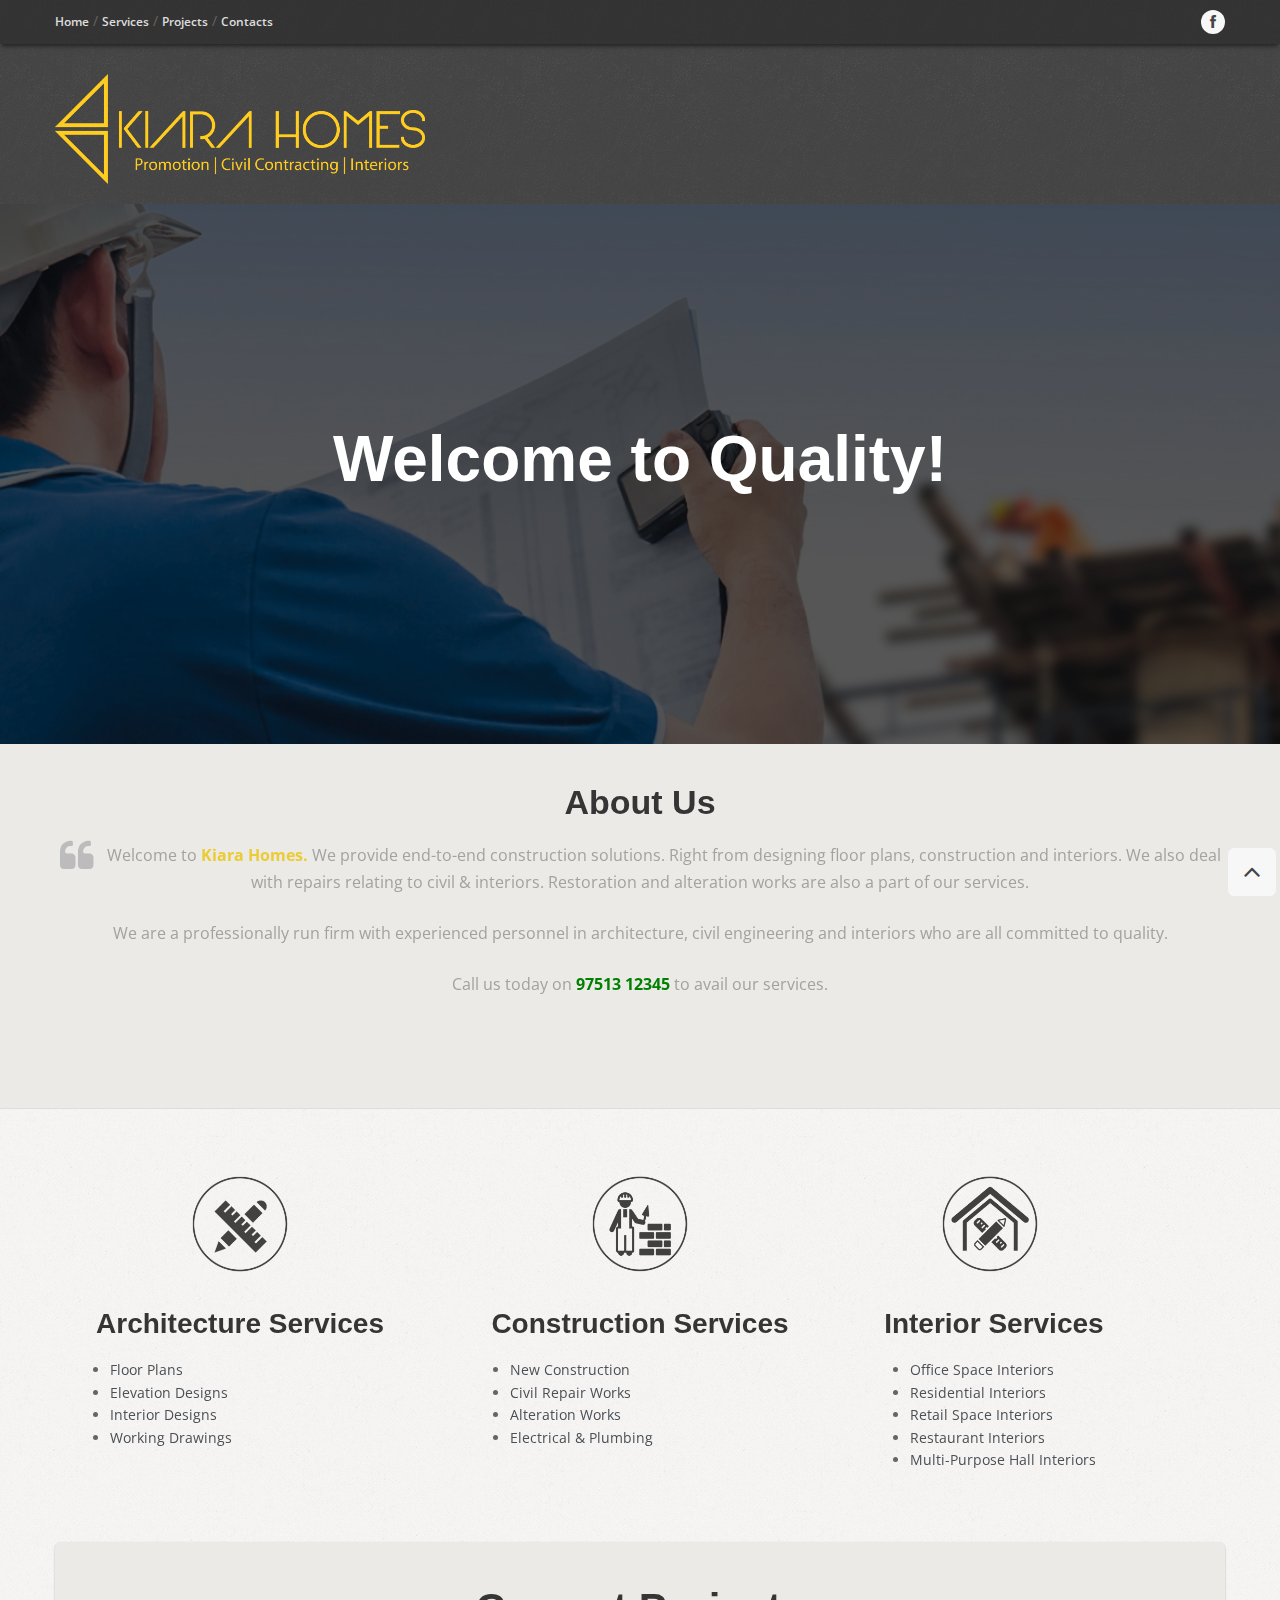
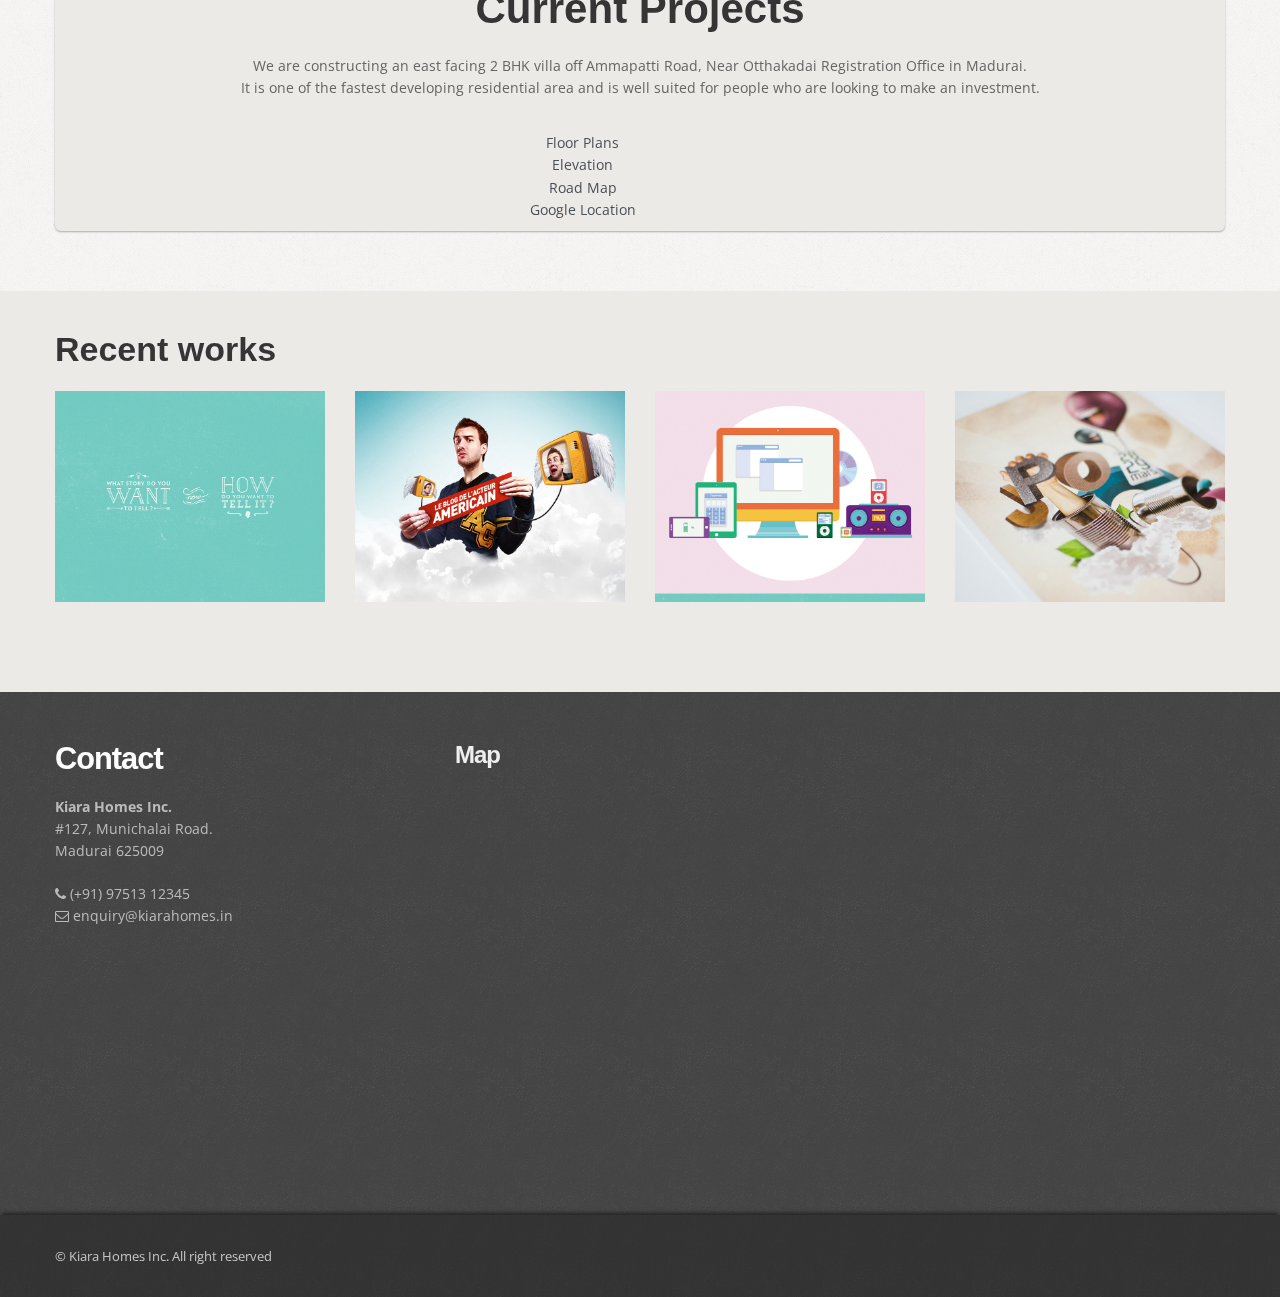
<file: index.html>
<!DOCTYPE html>
<html lang="en">
<head>
  <meta charset="utf-8">
  <title>Kiara Homes</title>
  <meta name="viewport" content="width=device-width, initial-scale=1.0" />
  <meta name="description" content="Welcome to Kiara Homes" />
  <meta name="author" content="" />

  <!-- css -->
  <link href="css/bootstrap.css" rel="stylesheet" />
  <link href="css/bootstrap-responsive.css" rel="stylesheet" />
  <link href="css/prettyPhoto.css" rel="stylesheet" />
  <link href="https://fonts.googleapis.com/css?family=Open+Sans:300,400,600,700" rel="stylesheet">
  <link href="css/style.css" rel="stylesheet">

  <!-- Theme skin -->
  <link id="t-colors" href="color/default.css" rel="stylesheet" />

  <!-- Fav and touch icons -->
  <link rel="apple-touch-icon-precomposed" sizes="144x144" href="ico/apple-touch-icon-144-precomposed.png" />
  <link rel="apple-touch-icon-precomposed" sizes="114x114" href="ico/apple-touch-icon-114-precomposed.png" />
  <link rel="apple-touch-icon-precomposed" sizes="72x72" href="ico/apple-touch-icon-72-precomposed.png" />
  <link rel="apple-touch-icon-precomposed" href="ico/apple-touch-icon-57-precomposed.png" />
  <link rel="shortcut icon" href="img/crest.png" />

  <!-- =======================================================
    Theme Name: Remember
    Theme URL: https://bootstrapmade.com/remember-free-multipurpose-bootstrap-template/
    Author: BootstrapMade.com
    Author URL: https://bootstrapmade.com
  ======================================================= -->
</head>

<body>
  <div id="wrapper">
    <!-- start header -->
    <header>
      <div class="top">
        <div class="container">
          <div class="row">
            <div class="span6">
              <ul class="topmenu">
                <li><a href="#home">Home</a> &#47;</li>
                <li><a href="#services">Services</a> &#47;</li>
                <li><a href="#projects">Projects</a> &#47;</li>
                <li><a href="#contact">Contacts</a></li>
              </ul>
            </div>
            <div class="span6">
              <ul class="social-network">
                <li><a href="#" data-placement="bottom" title="Facebook"><i class="icon-circled icon-bglight icon-facebook"></i></a></li>
              </ul>

            </div>
          </div>
        </div>
      </div>
      <div class="container">
          <div class="span4" style="float: left;margin-left: 0px" id="logoimg">
              <!-- <span class="logo" id="logo"> -->
                 <img src="img/logo.png" />
              <!-- </span> -->
        </div>
      </div>
    </header>
    <!-- end header -->

    <!-- section intro -->
    <section id="intro">
      <div class="intro-content" id="home">
        <h2>Welcome to Quality!</h2>
      </div>
    </section>
    <!-- /section intro -->
<section id="offer">
      <div class="container">
        <div class="row">
          <div class="span12">
            <div class="row">
              <div class="span12">
                <div class="aligncenter">
                  <h3>About Us</h3>
                  <blockquote>
                    Welcome to <span style="color:#ebcc34;font-weight:bold">Kiara Homes.</span>  We provide end-to-end
construction solutions. Right from designing floor
plans, construction and interiors. We also deal with
repairs relating to civil & interiors. Restoration and
alteration works are also a part of our services. <br/><br/>
We are a professionally run firm with experienced
personnel in architecture, civil engineering and
interiors who are all committed to quality.<br/><br/>
Call us today on <span style="color:green;font-weight:bold">97513 12345</span>  to avail our services.
                  </blockquote>
                </div>
              </div>
            </div>
          </div>
        </div>

      </div>
    </section>

    <section id="content">
      <div class="container" id="services">


        <div class="row">
          <div class="span13">
            <div class="row">
              <div class="span4">
                <div class="box aligncenter">
                  <div class="icon">
                    <i class="ico">
                      <img src="img/Architecture.png" width="130" height="50"/>
                    </i>
                  </div>
                  <div class="text">
                    <h4><strong>Architecture Services</strong></h4>
                  </div>
                </div>
                <div class="span2">
                  <ul>
                    <li><a href="#">Floor Plans</a></li>
                    <li><a href="#">Elevation Designs</a></li>
                    <li><a href="#">Interior Designs</a></li>
                    <li><a href="#">Working Drawings</a></li>
                  </ul>
                </div>
              </div>

              <div class="span4">
                <div class="box aligncenter">
                  <div class="icon">
                      <i class="ico">
                          <img src="img/Construction.png" width="130" height="50"/>
                        </i>
                  </div>
                  <div class="text">
                    <h4><strong>Construction Services</strong></h4>
                  </div>
                  </div>
                  <div class="span2">
                    <ul>
                      <li><a href="#">New Construction</a></li>
                      <li><a href="#">Civil Repair Works</a></li>
                      <li><a href="#">Alteration Works</a></li>
                      <li><a href="#">Electrical & Plumbing</a></li>
                    </ul>
                  </div>
                </div>
              <div class="span3">
                <div class="box aligncenter">
                  <div class="icon">
                      <i class="ico">
                          <img src="img/Interior-Design.png" width="130" height="50"/>
                        </i>
                  </div>
                  <div class="text">
                    <h4><strong>&nbsp;Interior Services</strong></h4>
                  </div>
                </div>
                  <div class="span4">
                    <ul>
                      <li><a href="#">Office Space Interiors</a></li>
                      <li><a href="#">Residential Interiors</a></li>
                      <li><a href="#">Retail Space Interiors</a></li>
                      <li><a href="#">Restaurant Interiors</a></li>
                      <li><a href="#">Multi-Purpose Hall Interiors</a></li>
                    </ul>
                  </div>
              </div>
            </div>
          </div>
        </div>
        <div class="row" id="projects">
          <div class="span12">
            <div class="cta-box">
              <div class="row">
                <div class="span12">
                <div class="aligncenter">
                 <br/><br/><h2>Current <span>Projects</span></h2>
<p style="text-align: center">We are constructing an east facing 2 BHK villa off
Ammapatti Road, Near Otthakadai Registration Office
in Madurai.<br/>It is one of the fastest developing
residential area and is well suited for people who are
looking to make an investment.</p> <br/>
                <div class="span10 aligncenter">
                  <ul style="list-style-type:none;">
                    <li><a href="#">Floor Plans</a></li>
                    <li><a href="#">Elevation</a></li>
                    <li><a href="#">Road Map</a></li>
                    <li><a href="#">Google Location</a></li>
                  </ul>
                </div>
                </div>

                </div>
              </div>


            </div>
          </div>
        </div>
      </div>
    </section>


    <section id="offer">
      <div class="container">
        <div class="row">
          <div class="span12">
            <h3>Recent works</h3>
            <div class="row">

              <div class="grid cs-style-3">
                <div class="span3">
                  <div class="item">
                    <figure>
                      <div><img src="img/dummies/works/1.jpg" alt=""></div>
                      <figcaption>
                        <h3>Portfolio name</h3>
                        <p>
                          <a href="img/dummies/works/big.png" data-pretty="prettyPhoto[gallery1]" title="Portfolio caption here"><i class="icon-zoom-in icon-circled icon-bglight icon-2x active"></i></a>
                          <a href="#"><i class="icon-bglight icon-2x active"></i></a>
                        </p>
                      </figcaption>
                    </figure>
                  </div>
                </div>
                <div class="span3">
                  <div class="item">
                    <figure>
                      <div><img src="img/dummies/works/2.jpg" alt=""></div>
                      <figcaption>
                        <h3>Portfolio name</h3>
                        <p>
                          <a href="img/dummies/works/big.png" data-pretty="prettyPhoto[gallery1]" title="Portfolio caption here"><i class="icon-zoom-in icon-circled icon-bglight icon-2x active"></i></a>
                          <a href="#"><i class="icon-bglight icon-2x active"></i></a>
                        </p>
                      </figcaption>
                    </figure>
                  </div>
                </div>
                <div class="span3">
                  <div class="item">
                    <figure>
                      <div><img src="img/dummies/works/3.jpg" alt=""></div>
                      <figcaption>
                        <h3>Portfolio name</h3>
                        <p>
                          <a href="img/dummies/works/big.png" data-pretty="prettyPhoto[gallery1]" title="Portfolio caption here"><i class="icon-zoom-in icon-circled icon-bglight icon-2x active"></i></a>
                          <a href="#"><i class="icon-bglight icon-2x active"></i></a>
                        </p>
                      </figcaption>
                    </figure>
                  </div>
                </div>
                <div class="span3">
                  <div class="item">
                    <figure>
                      <div><img src="img/dummies/works/4.jpg" alt=""></div>
                      <figcaption>
                        <h3>Portfolio name</h3>
                        <p>
                          <a href="img/dummies/works/big.png" data-pretty="prettyPhoto[gallery1]" title="Portfolio caption here"><i class="icon-zoom-in icon-circled icon-bglight icon-2x active"></i></a>
                          <a href="#"><i class="icon-file icon-circled icon-bglight icon-2x active"></i></a>
                        </p>
                      </figcaption>
                    </figure>
                  </div>
                </div>
              </div>

            </div>
          </div>
        </div>
      </div>
    </section>

    <footer>
      <div class="container" id="contact">
        <div class="row">
          <div class="span4">
            <div class="widget">
              <div class="footer_logo">
                <h3><a href="index.html"> Contact</a></h3>
              </div>
              <address>
                <strong>Kiara Homes Inc.</strong><br>
                #127, Munichalai Road.<br>
                Madurai 625009
  						</address>
              <p>
                <i class="icon-phone"></i> (+91) 97513 12345 <br>
                <i class="icon-envelope-alt"></i> enquiry@kiarahomes.in
              </p>
            </div>
          </div>

          <div class="span7">
            <div class="widget">
              <h5 class="widgetheading">Map</h5>
              <div class="flickr_badge">
                <div class="map-responsive">
                <iframe src="https://www.google.com/maps/embed?pb=!1m18!1m12!1m3!1d3930.1683613555574!2d78.1277221147935!3d9.919932392906045!2m3!1f0!2f0!3f0!3m2!1i1024!2i768!4f13.1!3m3!1m2!1s0x3b00c5993c5b0691%3A0xeb11065d6bca69b3!2s127%2C%20Munichalai%20Rd%2C%20Krishna%20Puram%2C%20Madurai%2C%20Tamil%20Nadu%20625009!5e0!3m2!1sen!2sin!4v1580300163877!5m2!1sen!2sin" width="600" height="250" frameborder="0" style="border:0;" allowfullscreen=""></iframe>
              </div>
              </div>
              <div class="clear"></div>
            </div>
          </div>
        </div>
      </div>
      <div id="sub-footer">
        <div class="container">
          <div class="row">
            <div class="span6">
              <div class="copyright">
                <p><span>&copy; Kiara Homes Inc. All right reserved</span></p>
              </div>

            </div>

            <div class="span6">
              <div class="credits">
                <!--
                  All the links in the footer should remain intact.
                  You can delete the links only if you purchased the pro version.
                  Licensing information: https://bootstrapmade.com/license/
                  Purchase the pro version with working PHP/AJAX contact form: https://bootstrapmade.com/buy/?theme=Remember
                -->
              </div>
            </div>
          </div>
        </div>
      </div>
    </footer>
  </div>
  <a href="#" class="scrollup"><i class="icon-angle-up icon-rounded icon-bglight icon-2x"></i></a>

  <!-- javascript
    ================================================== -->
  <!-- Placed at the end of the document so the pages load faster -->
  <script src="js/jquery.js"></script>
  <script src="js/jquery.easing.1.3.js"></script>
  <script src="js/bootstrap.js"></script>
  <script src="js/modernizr.custom.js"></script>
  <script src="js/toucheffects.js"></script>
  <script src="js/google-code-prettify/prettify.js"></script>
  <script src="js/jquery.prettyPhoto.js"></script>
  <script src="js/portfolio/jquery.quicksand.js"></script>
  <script src="js/portfolio/setting.js"></script>
  <script src="js/animate.js"></script>

  <!-- Template Custom JavaScript File -->
  <script src="js/custom.js"></script>

</body>

</html>
</file>
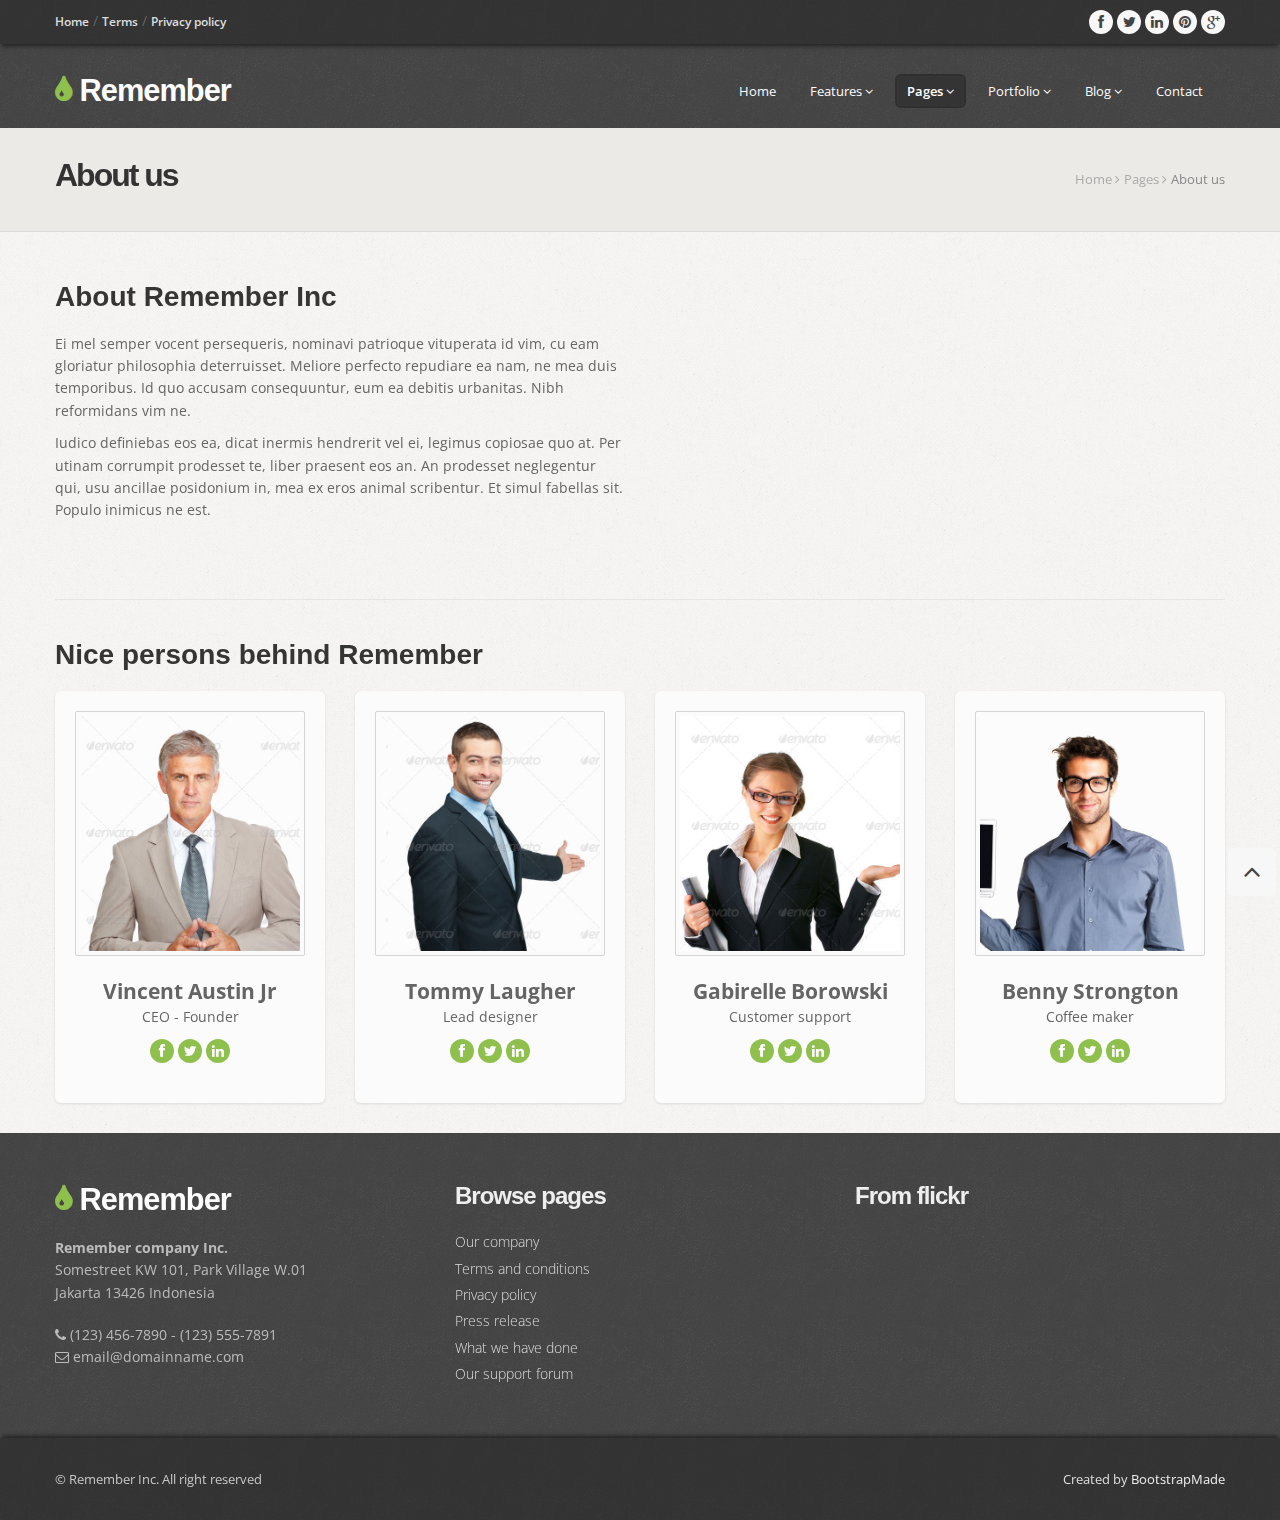
<file: about.html>
<!DOCTYPE html>
<html lang="en">

<head>
  <meta charset="utf-8">
  <title>Remember - Multipurpose bootstrap site template</title>
  <meta name="viewport" content="width=device-width, initial-scale=1.0" />
  <meta name="description" content="Your page description here" />
  <meta name="author" content="" />

  <!-- css -->
  <link href="css/bootstrap.css" rel="stylesheet" />
  <link href="css/bootstrap-responsive.css" rel="stylesheet" />
  <link href="css/prettyPhoto.css" rel="stylesheet" />
  <link href="https://fonts.googleapis.com/css?family=Open+Sans:300,400,600,700" rel="stylesheet">
  <link href="css/style.css" rel="stylesheet">

  <!-- Theme skin -->
  <link id="t-colors" href="color/default.css" rel="stylesheet" />

  <!-- Fav and touch icons -->
  <link rel="apple-touch-icon-precomposed" sizes="144x144" href="ico/apple-touch-icon-144-precomposed.png" />
  <link rel="apple-touch-icon-precomposed" sizes="114x114" href="ico/apple-touch-icon-114-precomposed.png" />
  <link rel="apple-touch-icon-precomposed" sizes="72x72" href="ico/apple-touch-icon-72-precomposed.png" />
  <link rel="apple-touch-icon-precomposed" href="ico/apple-touch-icon-57-precomposed.png" />
  <link rel="shortcut icon" href="ico/favicon.png" />

  <!-- =======================================================
    Theme Name: Remember
    Theme URL: https://bootstrapmade.com/remember-free-multipurpose-bootstrap-template/
    Author: BootstrapMade.com
    Author URL: https://bootstrapmade.com
  ======================================================= -->
</head>

<body>

  <div id="wrapper">
    <!-- start header -->
    <header>
      <div class="top">
        <div class="container">
          <div class="row">
            <div class="span6">
              <ul class="topmenu">
                <li><a href="#">Home</a> &#47;</li>
                <li><a href="#">Terms</a> &#47;</li>
                <li><a href="#">Privacy policy</a></li>
              </ul>
            </div>
            <div class="span6">

              <ul class="social-network">
                <li><a href="#" data-placement="bottom" title="Facebook"><i class="icon-circled icon-bglight icon-facebook"></i></a></li>
                <li><a href="#" data-placement="bottom" title="Twitter"><i class="icon-circled icon-bglight icon-twitter"></i></a></li>
                <li><a href="#" data-placement="bottom" title="Linkedin"><i class="icon-circled icon-linkedin icon-bglight"></i></a></li>
                <li><a href="#" data-placement="bottom" title="Pinterest"><i class="icon-circled icon-pinterest  icon-bglight"></i></a></li>
                <li><a href="#" data-placement="bottom" title="Google +"><i class="icon-circled icon-google-plus icon-bglight"></i></a></li>
              </ul>

            </div>
          </div>
        </div>
      </div>
      <div class="container">


        <div class="row nomargin">
          <div class="span4">
            <div class="logo">
              <h1><a href="index.html"><i class="icon-tint"></i> Remember</a></h1>
            </div>
          </div>
          <div class="span8">
            <div class="navbar navbar-static-top">
              <div class="navigation">
                <nav>
                  <ul class="nav topnav">
                    <li><a href="index.html">Home</a></li>
                    <li class="dropdown">
                      <a href="#">Features <i class="icon-angle-down"></i></a>
                      <ul class="dropdown-menu">
                        <li><a href="typography.html">Typography</a></li>
                        <li><a href="components.html">Components</a></li>
                        <li><a href="icons.html">Icons</a></li>
                        <li><a href="icon-variations.html">Icon variations</a></li>

                      </ul>
                    </li>
                    <li class="dropdown active">
                      <a href="#">Pages <i class="icon-angle-down"></i></a>
                      <ul class="dropdown-menu">
                        <li><a href="about.html">About us</a></li>
                        <li><a href="pricingbox.html">Pricing boxes</a></li>
                        <li><a href="404.html">404</a></li>
                      </ul>
                    </li>
                    <li class="dropdown">
                      <a href="#">Portfolio <i class="icon-angle-down"></i></a>
                      <ul class="dropdown-menu">
                        <li><a href="portfolio-2cols.html">Portfolio 2 columns</a></li>
                        <li><a href="portfolio-3cols.html">Portfolio 3 columns</a></li>
                        <li><a href="portfolio-4cols.html">Portfolio 4 columns</a></li>
                        <li><a href="portfolio-detail.html">Portfolio detail</a></li>
                      </ul>
                    </li>
                    <li class="dropdown">
                      <a href="#">Blog <i class="icon-angle-down"></i></a>
                      <ul class="dropdown-menu">
                        <li><a href="blog-left-sidebar.html">Blog left sidebar</a></li>
                        <li><a href="blog-right-sidebar.html">Blog right sidebar</a></li>
                        <li><a href="post-left-sidebar.html">Post left sidebar</a></li>
                        <li><a href="post-right-sidebar.html">Post right sidebar</a></li>
                      </ul>
                    </li>
                    <li>
                      <a href="contact.html">Contact </a>
                    </li>
                  </ul>
                </nav>
              </div>
              <!-- end navigation -->
            </div>
          </div>
        </div>
      </div>
    </header>
    <!-- end header -->

    <section id="inner-headline">
      <div class="container">
        <div class="row">
          <div class="span4">
            <div class="inner-heading">
              <h2>About us</h2>
            </div>
          </div>
          <div class="span8">
            <ul class="breadcrumb">
              <li><a href="index.html">Home</a> <i class="icon-angle-right"></i></li>
              <li><a href="#">Pages</a> <i class="icon-angle-right"></i></li>
              <li class="active">About us</li>
            </ul>
          </div>
        </div>
      </div>
    </section>

    <section id="content">
      <div class="container">
        <div class="row">

          <div class="span6">
            <h4>About Remember Inc</h4>
            <p>
              Ei mel semper vocent persequeris, nominavi patrioque vituperata id vim, cu eam gloriatur philosophia deterruisset. Meliore perfecto repudiare ea nam, ne mea duis temporibus. Id quo accusam consequuntur, eum ea debitis urbanitas. Nibh reformidans vim ne.
            </p>
            <p>
              Iudico definiebas eos ea, dicat inermis hendrerit vel ei, legimus copiosae quo at. Per utinam corrumpit prodesset te, liber praesent eos an. An prodesset neglegentur qui, usu ancillae posidonium in, mea ex eros animal scribentur. Et simul fabellas sit.
              Populo inimicus ne est.
            </p>

          </div>

          <div class="span6">
            <iframe src="http://player.vimeo.com/video/24535181?title=0&amp;byline=0" width="500" height="281" seamless></iframe>
          </div>
        </div>

        <!-- divider -->
        <div class="row">
          <div class="span12">
            <div class="solidline"></div>
          </div>
        </div>
        <!-- end divider -->

        <div class="row team">
          <div class="span12">
            <h4>Nice persons behind Remember</h4>
          </div>

          <div class="span3">
            <div class="team-box">
              <a href="#" class="thumbnail"><img src="img/dummies/team1.jpg" alt="" /></a>
              <div class="roles aligncenter">
                <p class="lead"><strong>Vincent Austin Jr</strong></p>
                <p>
                  CEO - Founder
                </p>
                <p>
                  <a href="#"><i class="icon-facebook icon-circled icon-bglight active"></i></a>
                  <a href="#"><i class="icon-twitter icon-circled icon-bglight active"></i></a>
                  <a href="#"><i class="icon-linkedin icon-circled icon-bglight active"></i></a>
                </p>

              </div>
            </div>
          </div>
          <div class="span3">
            <div class="team-box">
              <a href="#" class="thumbnail"><img src="img/dummies/team2.jpg" alt="" /></a>
              <div class="roles aligncenter">
                <p class="lead"><strong>Tommy Laugher</strong></p>
                <p>
                  Lead designer
                </p>
                <p>
                  <a href="#"><i class="icon-facebook icon-circled icon-bglight active"></i></a>
                  <a href="#"><i class="icon-twitter icon-circled icon-bglight active"></i></a>
                  <a href="#"><i class="icon-linkedin icon-circled icon-bglight active"></i></a>
                </p>
              </div>
            </div>
          </div>
          <div class="span3">
            <div class="team-box">
              <a href="#" class="thumbnail"><img src="img/dummies/team3.jpg" alt="" /></a>
              <div class="roles aligncenter">
                <p class="lead"><strong>Gabirelle Borowski</strong></p>
                <p>
                  Customer support
                </p>
                <p>
                  <a href="#"><i class="icon-facebook icon-circled icon-bglight active"></i></a>
                  <a href="#"><i class="icon-twitter icon-circled icon-bglight active"></i></a>
                  <a href="#"><i class="icon-linkedin icon-circled icon-bglight active"></i></a>
                </p>
              </div>
            </div>
          </div>
          <div class="span3">
            <div class="team-box">
              <a href="#" class="thumbnail"><img src="img/dummies/team4.jpg" alt="" /></a>
              <div class="roles aligncenter">
                <p class="lead"><strong>Benny Strongton</strong></p>
                <p>
                  Coffee maker
                </p>
                <p>
                  <a href="#"><i class="icon-facebook icon-circled icon-bglight active"></i></a>
                  <a href="#"><i class="icon-twitter icon-circled icon-bglight active"></i></a>
                  <a href="#"><i class="icon-linkedin icon-circled icon-bglight active"></i></a>
                </p>
              </div>
            </div>
          </div>
        </div>

      </div>
    </section>


    <footer>
      <div class="container">
        <div class="row">
          <div class="span4">
            <div class="widget">
              <div class="footer_logo">
                <h3><a href="index.html"><i class="icon-tint"></i> Remember</a></h3>
              </div>
              <address>
							  <strong>Remember company Inc.</strong><br>
  							Somestreet KW 101, Park Village W.01<br>
  							Jakarta 13426 Indonesia
  						</address>
              <p>
                <i class="icon-phone"></i> (123) 456-7890 - (123) 555-7891 <br>
                <i class="icon-envelope-alt"></i> email@domainname.com
              </p>
            </div>
          </div>
          <div class="span4">
            <div class="widget">
              <h5 class="widgetheading">Browse pages</h5>
              <ul class="link-list">
                <li><a href="#">Our company</a></li>
                <li><a href="#">Terms and conditions</a></li>
                <li><a href="#">Privacy policy</a></li>
                <li><a href="#">Press release</a></li>
                <li><a href="#">What we have done</a></li>
                <li><a href="#">Our support forum</a></li>
              </ul>

            </div>
          </div>
          <div class="span4">
            <div class="widget">
              <h5 class="widgetheading">From flickr</h5>
              <div class="flickr_badge">
                <script type="text/javascript" src="http://www.flickr.com/badge_code_v2.gne?count=8&amp;display=random&amp;size=s&amp;layout=x&amp;source=user&amp;user=34178660@N03"></script>
              </div>
              <div class="clear"></div>
            </div>
          </div>
        </div>
      </div>
      <div id="sub-footer">
        <div class="container">
          <div class="row">
            <div class="span6">
              <div class="copyright">
                <p><span>&copy; Remember Inc. All right reserved</span></p>
              </div>

            </div>

            <div class="span6">
              <div class="credits">
                <!--
                  All the links in the footer should remain intact.
                  You can delete the links only if you purchased the pro version.
                  Licensing information: https://bootstrapmade.com/license/
                  Purchase the pro version with working PHP/AJAX contact form: https://bootstrapmade.com/buy/?theme=Remember
                -->
                Created by <a href="https://bootstrapmade.com/">BootstrapMade</a>
              </div>
            </div>
          </div>
        </div>
      </div>
    </footer>
  </div>
  <a href="#" class="scrollup"><i class="icon-angle-up icon-rounded icon-bglight icon-2x"></i></a>

  <!-- javascript
    ================================================== -->
  <!-- Placed at the end of the document so the pages load faster -->
  <script src="js/jquery.js"></script>
  <script src="js/jquery.easing.1.3.js"></script>
  <script src="js/bootstrap.js"></script>
  <script src="js/modernizr.custom.js"></script>
  <script src="js/toucheffects.js"></script>
  <script src="js/google-code-prettify/prettify.js"></script>
  <script src="js/jquery.prettyPhoto.js"></script>
  <script src="js/portfolio/jquery.quicksand.js"></script>
  <script src="js/portfolio/setting.js"></script>
  <script src="js/animate.js"></script>

  <!-- Template Custom JavaScript File -->
  <script src="js/custom.js"></script>

</body>

</html>
</file>
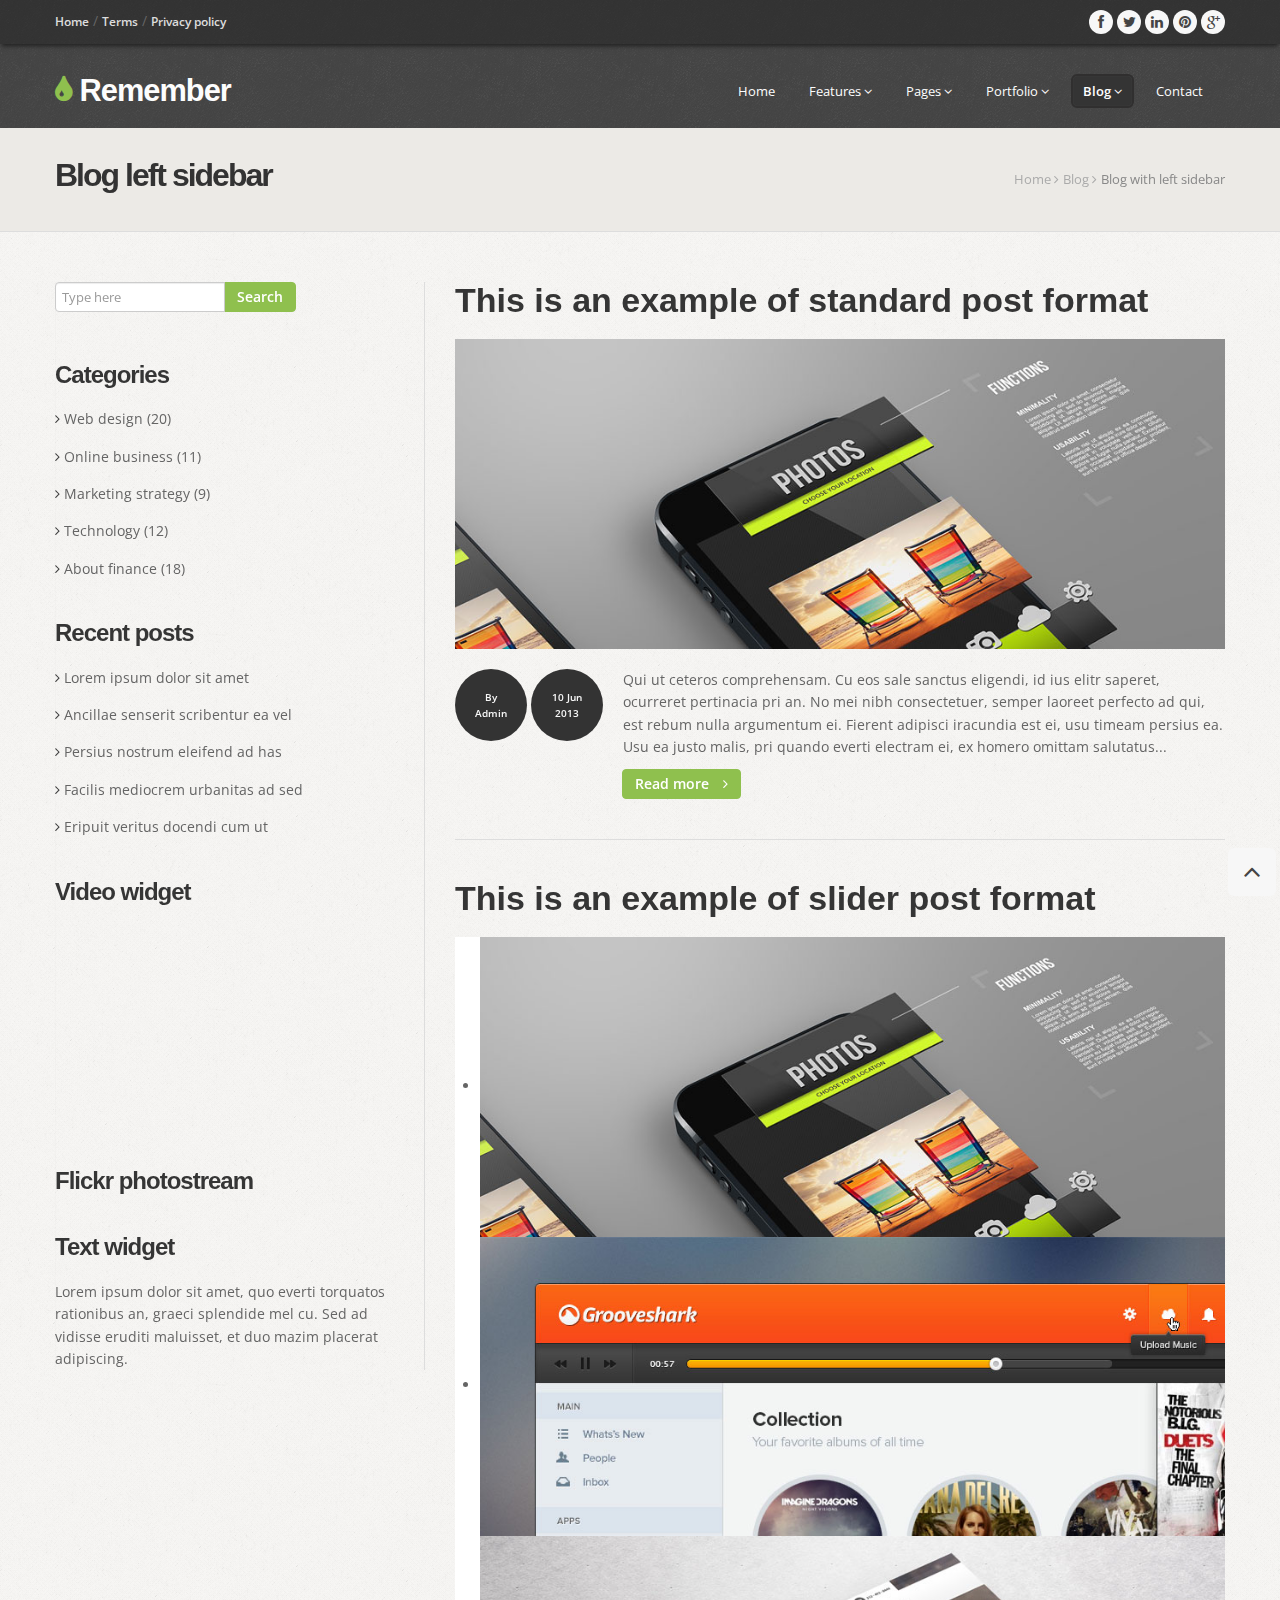
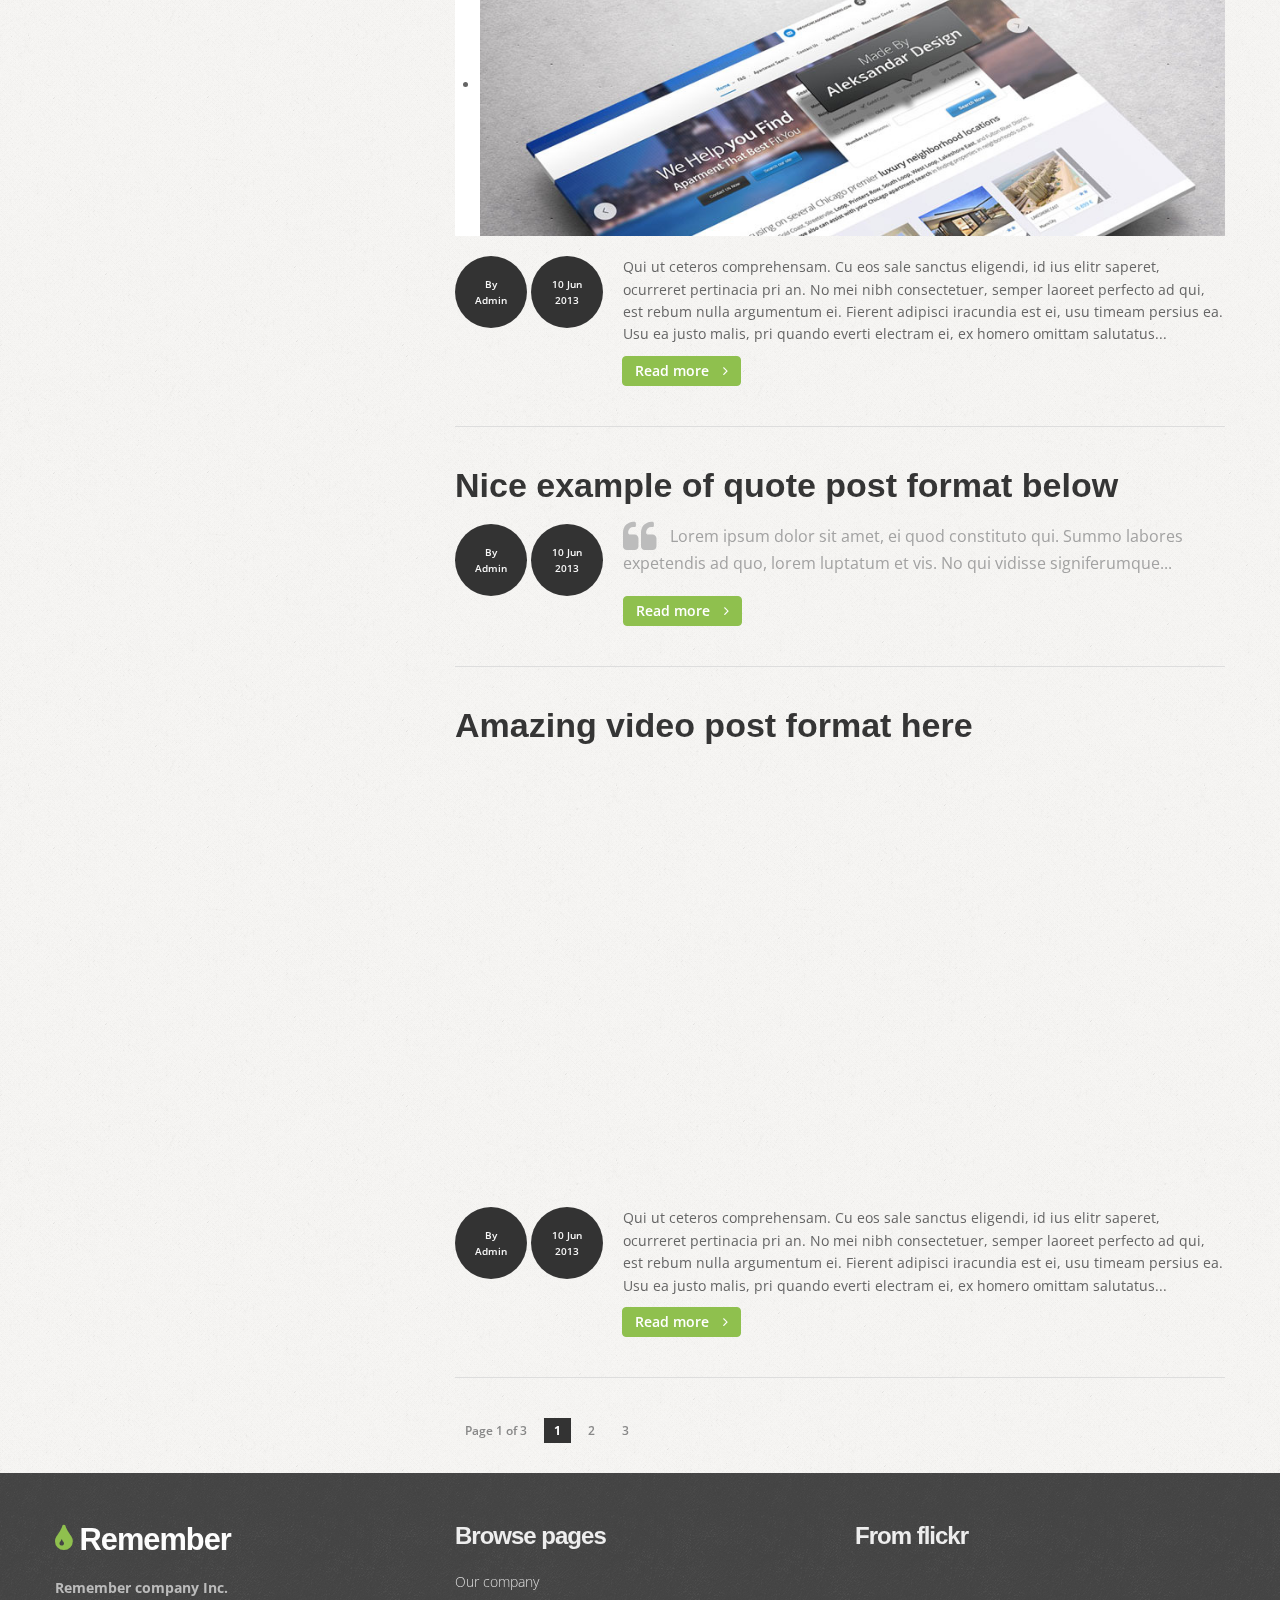
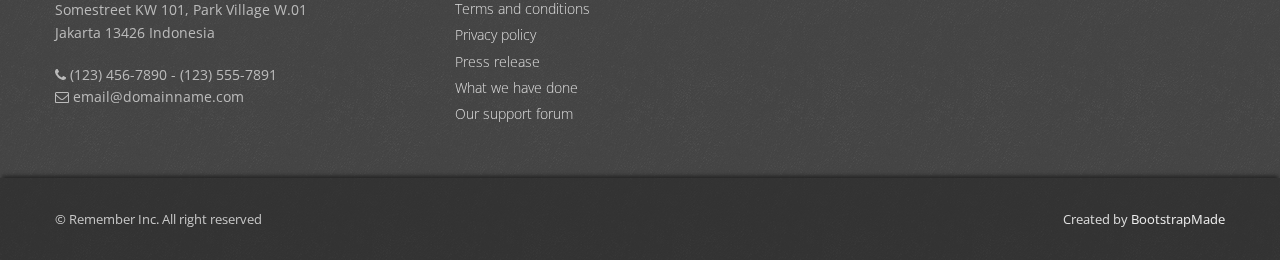
<file: blog-left-sidebar.html>
<!DOCTYPE html>
<html lang="en">

<head>
  <meta charset="utf-8">
  <title>Remember - Multipurpose bootstrap site template</title>
  <meta name="viewport" content="width=device-width, initial-scale=1.0" />
  <meta name="description" content="Your page description here" />
  <meta name="author" content="" />

  <!-- css -->
  <link href="css/bootstrap.css" rel="stylesheet" />
  <link href="css/bootstrap-responsive.css" rel="stylesheet" />
  <link href="css/prettyPhoto.css" rel="stylesheet" />
  <link href="https://fonts.googleapis.com/css?family=Open+Sans:300,400,600,700" rel="stylesheet">
  <link href="css/style.css" rel="stylesheet">

  <!-- Theme skin -->
  <link id="t-colors" href="color/default.css" rel="stylesheet" />

  <!-- Fav and touch icons -->
  <link rel="apple-touch-icon-precomposed" sizes="144x144" href="ico/apple-touch-icon-144-precomposed.png" />
  <link rel="apple-touch-icon-precomposed" sizes="114x114" href="ico/apple-touch-icon-114-precomposed.png" />
  <link rel="apple-touch-icon-precomposed" sizes="72x72" href="ico/apple-touch-icon-72-precomposed.png" />
  <link rel="apple-touch-icon-precomposed" href="ico/apple-touch-icon-57-precomposed.png" />
  <link rel="shortcut icon" href="ico/favicon.png" />

  <!-- =======================================================
    Theme Name: Remember
    Theme URL: https://bootstrapmade.com/remember-free-multipurpose-bootstrap-template/
    Author: BootstrapMade.com
    Author URL: https://bootstrapmade.com
  ======================================================= -->
</head>

<body>

  <div id="wrapper">
    <!-- start header -->
    <header>
      <div class="top">
        <div class="container">
          <div class="row">
            <div class="span6">
              <ul class="topmenu">
                <li><a href="#">Home</a> &#47;</li>
                <li><a href="#">Terms</a> &#47;</li>
                <li><a href="#">Privacy policy</a></li>
              </ul>
            </div>
            <div class="span6">

              <ul class="social-network">
                <li><a href="#" data-placement="bottom" title="Facebook"><i class="icon-circled icon-bglight icon-facebook"></i></a></li>
                <li><a href="#" data-placement="bottom" title="Twitter"><i class="icon-circled icon-bglight icon-twitter"></i></a></li>
                <li><a href="#" data-placement="bottom" title="Linkedin"><i class="icon-circled icon-linkedin icon-bglight"></i></a></li>
                <li><a href="#" data-placement="bottom" title="Pinterest"><i class="icon-circled icon-pinterest  icon-bglight"></i></a></li>
                <li><a href="#" data-placement="bottom" title="Google +"><i class="icon-circled icon-google-plus icon-bglight"></i></a></li>
              </ul>

            </div>
          </div>
        </div>
      </div>
      <div class="container">


        <div class="row nomargin">
          <div class="span4">
            <div class="logo">
              <h1><a href="index.html"><i class="icon-tint"></i> Remember</a></h1>
            </div>
          </div>
          <div class="span8">
            <div class="navbar navbar-static-top">
              <div class="navigation">
                <nav>
                  <ul class="nav topnav">
                    <li><a href="index.html">Home</a></li>
                    <li class="dropdown">
                      <a href="#">Features <i class="icon-angle-down"></i></a>
                      <ul class="dropdown-menu">
                        <li><a href="typography.html">Typography</a></li>
                        <li><a href="components.html">Components</a></li>
                        <li><a href="icons.html">Icons</a></li>
                        <li><a href="icon-variations.html">Icon variations</a></li>

                      </ul>
                    </li>
                    <li class="dropdown">
                      <a href="#">Pages <i class="icon-angle-down"></i></a>
                      <ul class="dropdown-menu">
                        <li><a href="about.html">About us</a></li>
                        <li><a href="pricingbox.html">Pricing boxes</a></li>
                        <li><a href="testimonials.html">Testimonials</a></li>
                        <li><a href="404.html">404</a></li>
                      </ul>
                    </li>
                    <li class="dropdown">
                      <a href="#">Portfolio <i class="icon-angle-down"></i></a>
                      <ul class="dropdown-menu">
                        <li><a href="portfolio-2cols.html">Portfolio 2 columns</a></li>
                        <li><a href="portfolio-3cols.html">Portfolio 3 columns</a></li>
                        <li><a href="portfolio-4cols.html">Portfolio 4 columns</a></li>
                        <li><a href="portfolio-detail.html">Portfolio detail</a></li>
                      </ul>
                    </li>
                    <li class="dropdown active">
                      <a href="#">Blog <i class="icon-angle-down"></i></a>
                      <ul class="dropdown-menu">
                        <li><a href="blog-left-sidebar.html">Blog left sidebar</a></li>
                        <li><a href="blog-right-sidebar.html">Blog right sidebar</a></li>
                        <li><a href="post-left-sidebar.html">Post left sidebar</a></li>
                        <li><a href="post-right-sidebar.html">Post right sidebar</a></li>
                      </ul>
                    </li>
                    <li>
                      <a href="contact.html">Contact </a>
                    </li>
                  </ul>
                </nav>
              </div>
              <!-- end navigation -->
            </div>
          </div>
        </div>
      </div>
    </header>
    <!-- end header -->

    <section id="inner-headline">
      <div class="container">
        <div class="row">
          <div class="span4">
            <div class="inner-heading">
              <h2>Blog left sidebar</h2>
            </div>
          </div>
          <div class="span8">
            <ul class="breadcrumb">
              <li><a href="index.html">Home</a> <i class="icon-angle-right"></i></li>
              <li><a href="#">Blog</a> <i class="icon-angle-right"></i></li>
              <li class="active">Blog with left sidebar</li>
            </ul>
          </div>
        </div>
      </div>
    </section>

    <section id="content">
      <div class="container">
        <div class="row">

          <div class="span4">

            <aside class="left-sidebar">

              <div class="widget">
                <form>
                  <div class="input-append">
                    <input class="span2" id="appendedInputButton" type="text" placeholder="Type here">
                    <button class="btn btn-color" type="submit">Search</button>
                  </div>
                </form>
              </div>

              <div class="widget">

                <h5 class="widgetheading">Categories</h5>

                <ul class="cat">
                  <li><i class="icon-angle-right"></i> <a href="#">Web design</a><span> (20)</span></li>
                  <li><i class="icon-angle-right"></i> <a href="#">Online business</a><span> (11)</span></li>
                  <li><i class="icon-angle-right"></i> <a href="#">Marketing strategy</a><span> (9)</span></li>
                  <li><i class="icon-angle-right"></i> <a href="#">Technology</a><span> (12)</span></li>
                  <li><i class="icon-angle-right"></i> <a href="#">About finance</a><span> (18)</span></li>
                </ul>
              </div>

              <div class="widget">

                <h5 class="widgetheading">Recent posts</h5>

                <ul class="cat">
                  <li><i class="icon-angle-right"></i> <a href="#">Lorem ipsum dolor sit amet</a></li>
                  <li><i class="icon-angle-right"></i> <a href="#">Ancillae senserit scribentur ea vel</a></li>
                  <li><i class="icon-angle-right"></i> <a href="#">Persius nostrum eleifend ad has</a></li>
                  <li><i class="icon-angle-right"></i> <a href="#">Facilis mediocrem urbanitas ad sed</a></li>
                  <li><i class="icon-angle-right"></i> <a href="#">Eripuit veritus docendi cum ut</a></li>
                </ul>
              </div>

              <div class="widget">

                <h5 class="widgetheading">Video widget</h5>
                <div class="video-container">
                  <iframe src="http://player.vimeo.com/video/30585464?title=0&amp;byline=0">			</iframe>
                </div>
              </div>

              <div class="widget">
                <h5 class="widgetheading">Flickr photostream</h5>
                <div class="flickr_badge">
                  <script type="text/javascript" src="http://www.flickr.com/badge_code_v2.gne?count=8&amp;display=random&amp;size=s&amp;layout=x&amp;source=user&amp;user=34178660@N03"></script>
                </div>
                <div class="clear"></div>
              </div>
              <div class="widget">

                <h5 class="widgetheading">Text widget</h5>
                <p>
                  Lorem ipsum dolor sit amet, quo everti torquatos rationibus an, graeci splendide mel cu. Sed ad vidisse eruditi maluisset, et duo mazim placerat adipiscing.
                </p>

              </div>
            </aside>
          </div>

          <div class="span8">
            <article>
              <div class="row">

                <div class="span8">
                  <div class="post-image">
                    <div class="post-heading">
                      <h3><a href="#">This is an example of standard post format</a></h3>
                    </div>

                    <img src="img/dummies/blog/img1.jpg" alt="" />
                  </div>
                  <div class="meta-post">
                    <a href="#" class="author">By<br /> Admin</a>
                    <a href="#" class="date">10 Jun<br /> 2013</a>
                  </div>
                  <div class="post-entry">
                    <p>
                      Qui ut ceteros comprehensam. Cu eos sale sanctus eligendi, id ius elitr saperet, ocurreret pertinacia pri an. No mei nibh consectetuer, semper laoreet perfecto ad qui, est rebum nulla argumentum ei. Fierent adipisci iracundia est ei, usu timeam persius
                      ea. Usu ea justo malis, pri quando everti electram ei, ex homero omittam salutatus...
                    </p>
                    <a href="#" class="btn btn-color">Read more <i class="icon-angle-right"></i></a>
                  </div>
                </div>
              </div>
            </article>

            <article>
              <div class="row">

                <div class="span8">
                  <div class="post-slider">
                    <div class="post-heading">
                      <h3><a href="#">This is an example of slider post format</a></h3>
                    </div>
                    <div class="clear"></div>
                    <!-- start flexslider -->
                    <div class="flexslider">
                      <ul class="slides">
                        <li>
                          <img src="img/dummies/blog/img1.jpg" alt="" />
                        </li>
                        <li>
                          <img src="img/dummies/blog/img2.jpg" alt="" />
                        </li>
                        <li>
                          <img src="img/dummies/blog/img3.jpg" alt="" />
                        </li>
                      </ul>
                    </div>
                    <!-- end flexslider -->
                  </div>
                  <div class="meta-post">
                    <a href="#" class="author">By<br /> Admin</a>
                    <a href="#" class="date">10 Jun<br /> 2013</a>
                  </div>
                  <div class="post-entry">
                    <p>
                      Qui ut ceteros comprehensam. Cu eos sale sanctus eligendi, id ius elitr saperet, ocurreret pertinacia pri an. No mei nibh consectetuer, semper laoreet perfecto ad qui, est rebum nulla argumentum ei. Fierent adipisci iracundia est ei, usu timeam persius
                      ea. Usu ea justo malis, pri quando everti electram ei, ex homero omittam salutatus...
                    </p>
                    <a href="#" class="btn btn-color">Read more <i class="icon-angle-right"></i></a>
                  </div>

                </div>
              </div>
            </article>


            <article>
              <div class="row">

                <div class="span8">
                  <div class="post-quote">
                    <div class="post-heading">
                      <h3><a href="#">Nice example of quote post format below</a></h3>
                    </div>


                  </div>
                  <div class="meta-post">
                    <a href="#" class="author">By<br /> Admin</a>
                    <a href="#" class="date">10 Jun<br /> 2013</a>
                  </div>
                  <div class="post-entry">
                    <blockquote>
                      Lorem ipsum dolor sit amet, ei quod constituto qui. Summo labores expetendis ad quo, lorem luptatum et vis. No qui vidisse signiferumque...
                    </blockquote>
                    <a href="#" class="btn btn-color">Read more <i class="icon-angle-right"></i></a>
                  </div>

                </div>
              </div>
            </article>

            <article>
              <div class="row">

                <div class="span8">
                  <div class="post-video">
                    <div class="post-heading">
                      <h3><a href="#">Amazing video post format here</a></h3>
                    </div>
                    <div class="video-container">
                      <iframe src="http://player.vimeo.com/video/30585464?title=0&amp;byline=0">			</iframe>
                    </div>
                  </div>
                  <div class="meta-post">
                    <a href="#" class="author">By<br /> Admin</a>
                    <a href="#" class="date">10 Jun<br /> 2013</a>
                  </div>
                  <div class="post-entry">
                    <p>
                      Qui ut ceteros comprehensam. Cu eos sale sanctus eligendi, id ius elitr saperet, ocurreret pertinacia pri an. No mei nibh consectetuer, semper laoreet perfecto ad qui, est rebum nulla argumentum ei. Fierent adipisci iracundia est ei, usu timeam persius
                      ea. Usu ea justo malis, pri quando everti electram ei, ex homero omittam salutatus...
                    </p>
                    <a href="#" class="btn btn-color">Read more <i class="icon-angle-right"></i></a>
                  </div>
                </div>
              </div>
            </article>

            <div id="pagination">
              <span class="all">Page 1 of 3</span>
              <span class="current">1</span>
              <a href="#" class="inactive">2</a>
              <a href="#" class="inactive">3</a>
            </div>
          </div>
        </div>
      </div>
    </section>

    <footer>
      <div class="container">
        <div class="row">
          <div class="span4">
            <div class="widget">
              <div class="footer_logo">
                <h3><a href="index.html"><i class="icon-tint"></i> Remember</a></h3>
              </div>
              <address>
							  <strong>Remember company Inc.</strong><br>
  							Somestreet KW 101, Park Village W.01<br>
  							Jakarta 13426 Indonesia
  						</address>
              <p>
                <i class="icon-phone"></i> (123) 456-7890 - (123) 555-7891 <br>
                <i class="icon-envelope-alt"></i> email@domainname.com
              </p>
            </div>
          </div>
          <div class="span4">
            <div class="widget">
              <h5 class="widgetheading">Browse pages</h5>
              <ul class="link-list">
                <li><a href="#">Our company</a></li>
                <li><a href="#">Terms and conditions</a></li>
                <li><a href="#">Privacy policy</a></li>
                <li><a href="#">Press release</a></li>
                <li><a href="#">What we have done</a></li>
                <li><a href="#">Our support forum</a></li>
              </ul>

            </div>
          </div>
          <div class="span4">
            <div class="widget">
              <h5 class="widgetheading">From flickr</h5>
              <div class="flickr_badge">
                <script type="text/javascript" src="http://www.flickr.com/badge_code_v2.gne?count=8&amp;display=random&amp;size=s&amp;layout=x&amp;source=user&amp;user=34178660@N03"></script>
              </div>
              <div class="clear"></div>
            </div>
          </div>
        </div>
      </div>
      <div id="sub-footer">
        <div class="container">
          <div class="row">
            <div class="span6">
              <div class="copyright">
                <p><span>&copy; Remember Inc. All right reserved</span></p>
              </div>

            </div>

            <div class="span6">
              <div class="credits">
                <!--
                  All the links in the footer should remain intact.
                  You can delete the links only if you purchased the pro version.
                  Licensing information: https://bootstrapmade.com/license/
                  Purchase the pro version with working PHP/AJAX contact form: https://bootstrapmade.com/buy/?theme=Remember
                -->
                Created by <a href="https://bootstrapmade.com/">BootstrapMade</a>
              </div>
            </div>
          </div>
        </div>
      </div>
    </footer>
  </div>
  <a href="#" class="scrollup"><i class="icon-angle-up icon-rounded icon-bglight icon-2x"></i></a>

  <!-- javascript
    ================================================== -->
  <!-- Placed at the end of the document so the pages load faster -->
  <script src="js/jquery.js"></script>
  <script src="js/jquery.easing.1.3.js"></script>
  <script src="js/bootstrap.js"></script>
  <script src="js/modernizr.custom.js"></script>
  <script src="js/toucheffects.js"></script>
  <script src="js/google-code-prettify/prettify.js"></script>
  <script src="js/jquery.prettyPhoto.js"></script>
  <script src="js/portfolio/jquery.quicksand.js"></script>
  <script src="js/portfolio/setting.js"></script>
  <script src="js/animate.js"></script>

  <!-- Template Custom JavaScript File -->
  <script src="js/custom.js"></script>

</body>

</html>
</file>
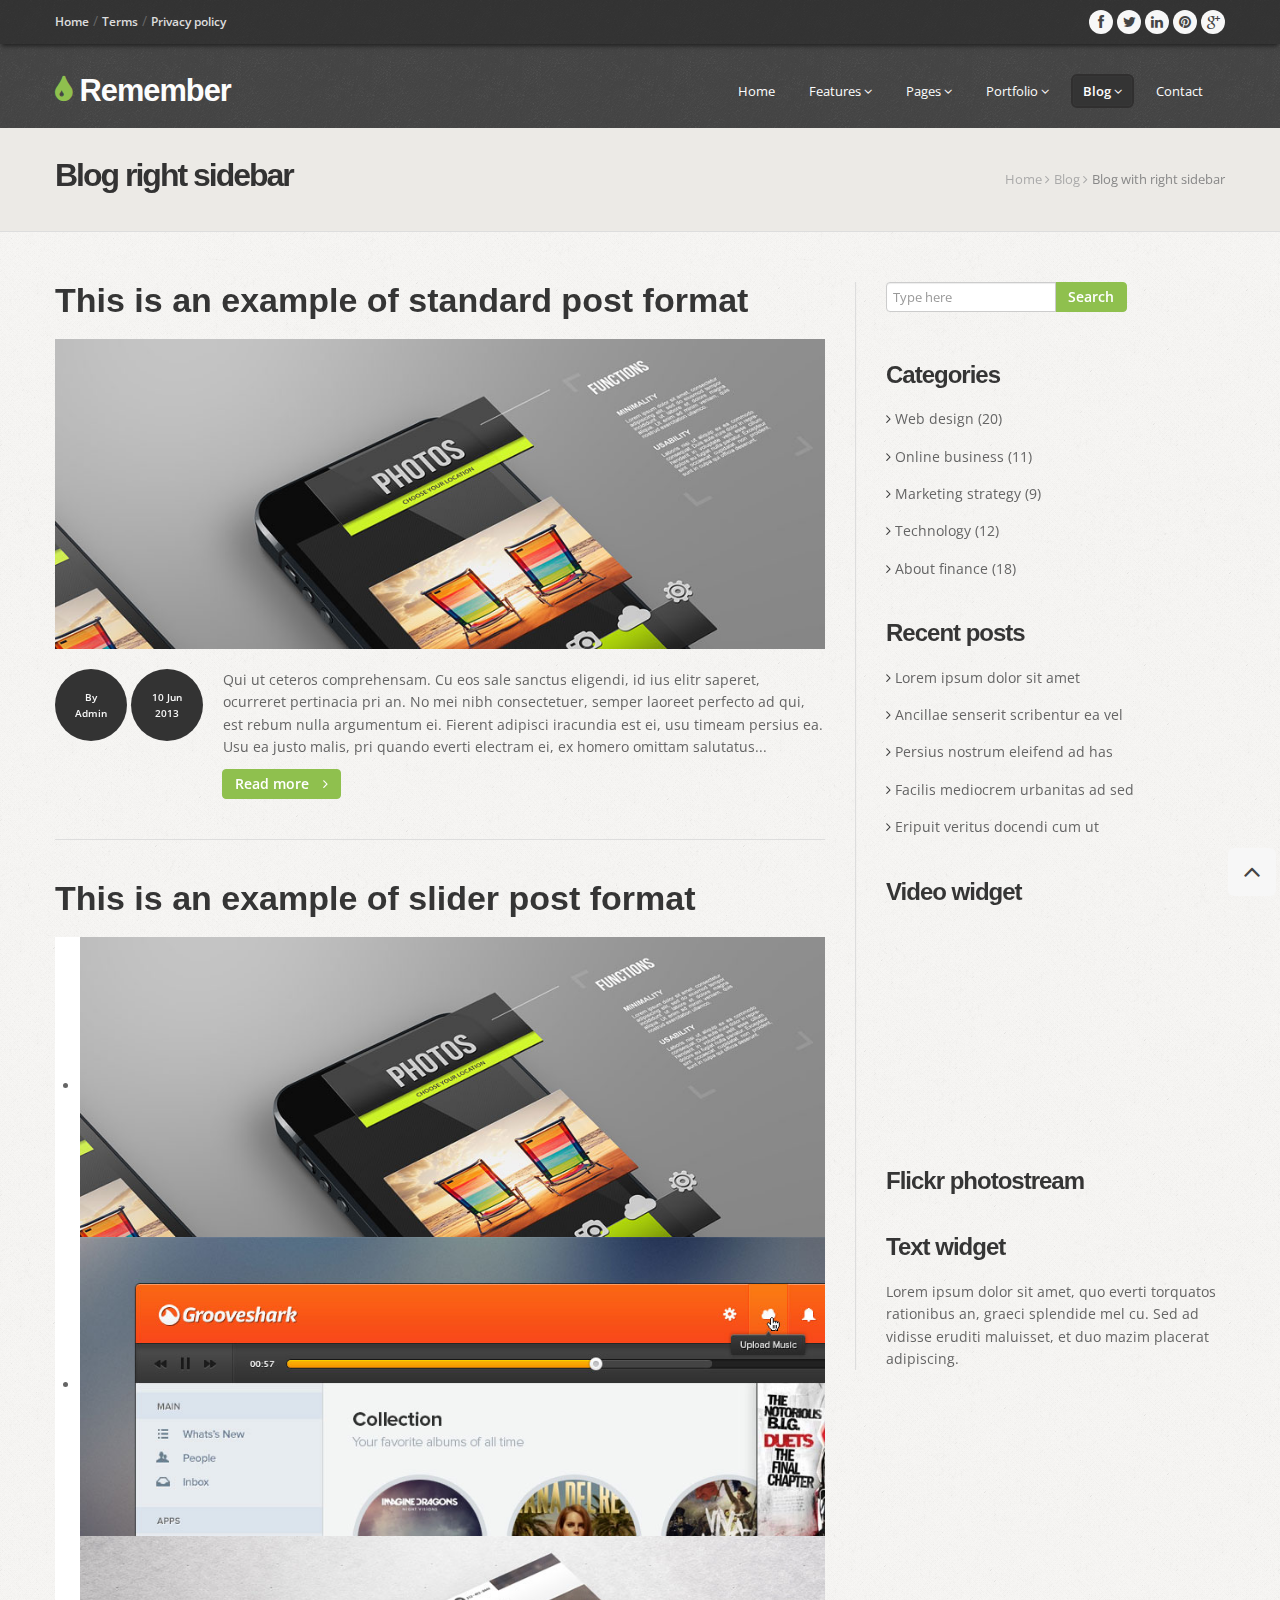
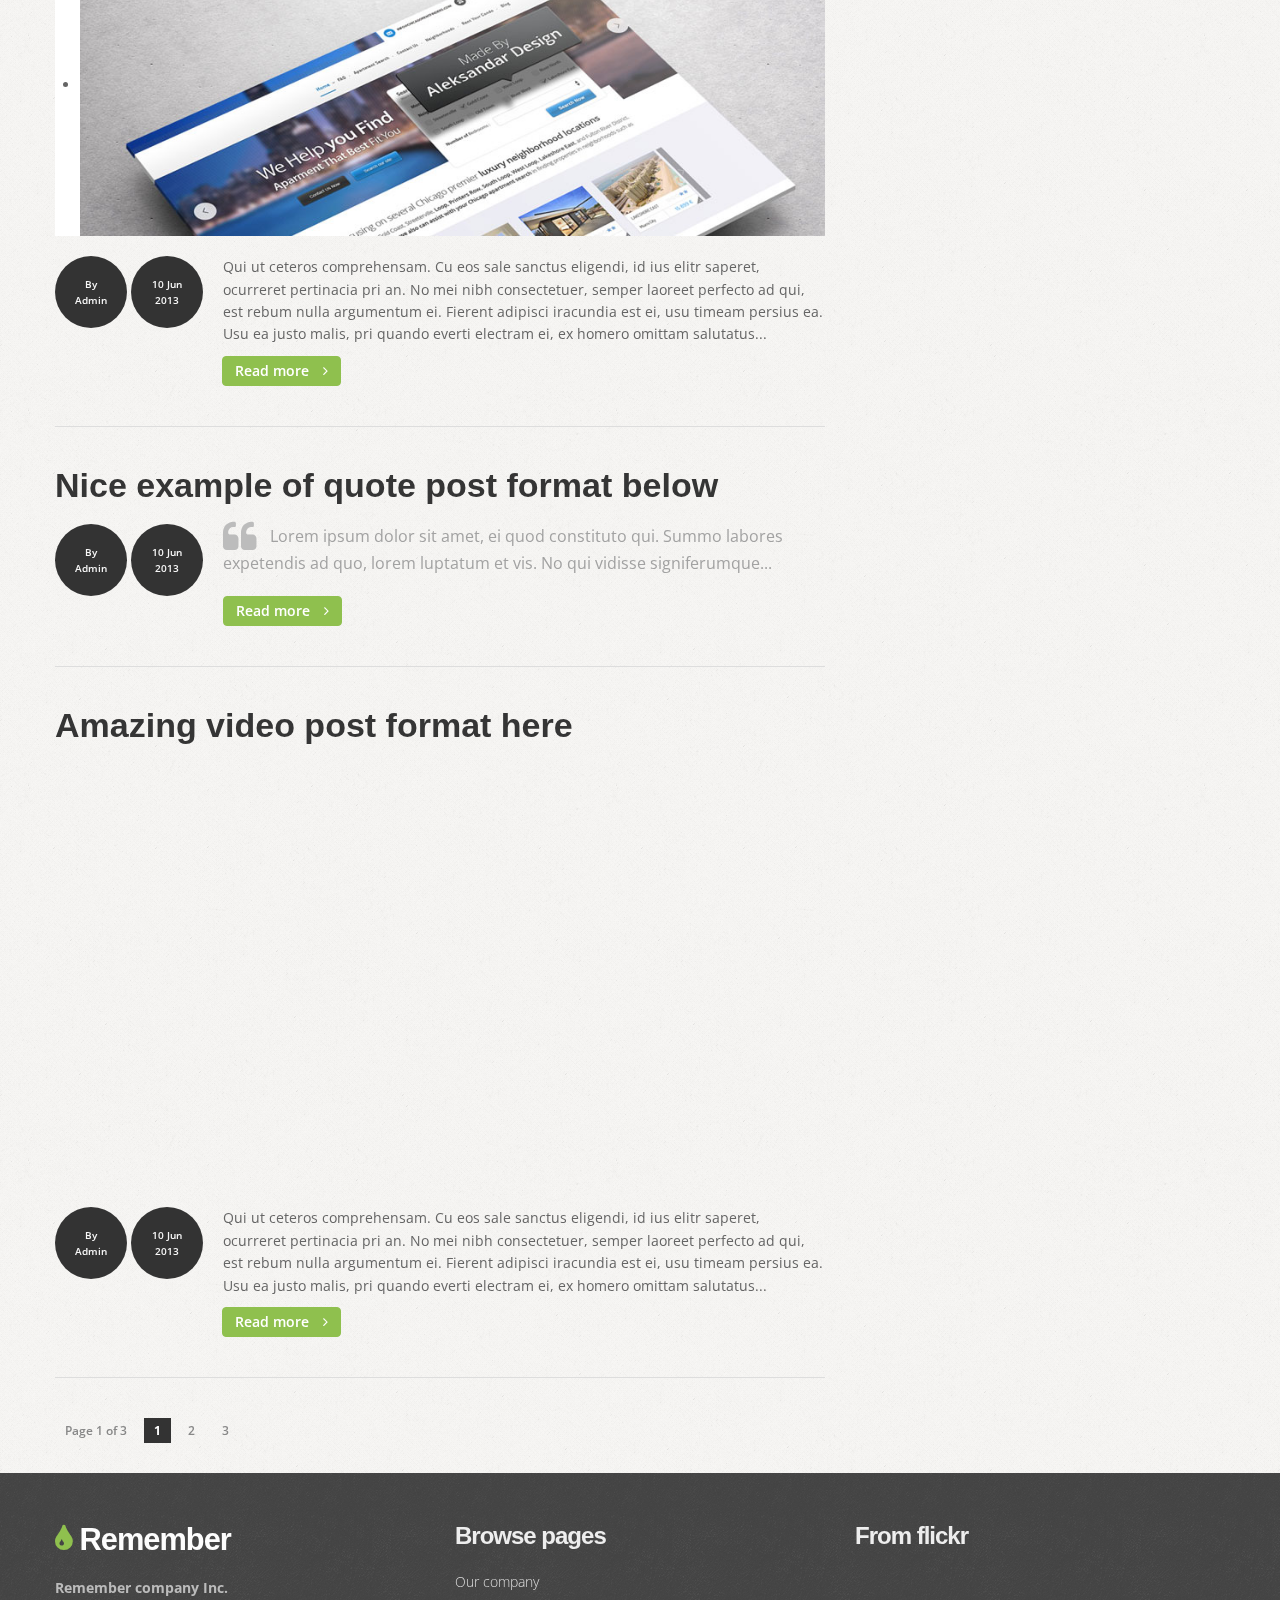
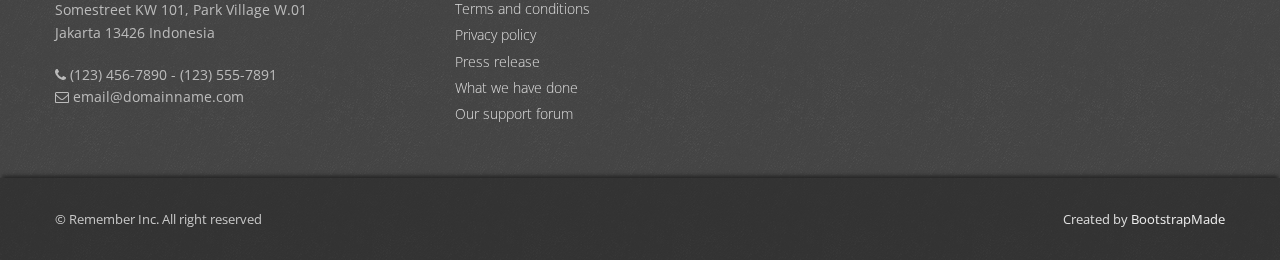
<file: blog-right-sidebar.html>
<!DOCTYPE html>
<html lang="en">

<head>
  <meta charset="utf-8">
  <title>Remember - Multipurpose bootstrap site template</title>
  <meta name="viewport" content="width=device-width, initial-scale=1.0" />
  <meta name="description" content="Your page description here" />
  <meta name="author" content="" />

  <!-- css -->
  <link href="css/bootstrap.css" rel="stylesheet" />
  <link href="css/bootstrap-responsive.css" rel="stylesheet" />
  <link href="css/prettyPhoto.css" rel="stylesheet" />
  <link href="https://fonts.googleapis.com/css?family=Open+Sans:300,400,600,700" rel="stylesheet">
  <link href="css/style.css" rel="stylesheet">

  <!-- Theme skin -->
  <link id="t-colors" href="color/default.css" rel="stylesheet" />

  <!-- Fav and touch icons -->
  <link rel="apple-touch-icon-precomposed" sizes="144x144" href="ico/apple-touch-icon-144-precomposed.png" />
  <link rel="apple-touch-icon-precomposed" sizes="114x114" href="ico/apple-touch-icon-114-precomposed.png" />
  <link rel="apple-touch-icon-precomposed" sizes="72x72" href="ico/apple-touch-icon-72-precomposed.png" />
  <link rel="apple-touch-icon-precomposed" href="ico/apple-touch-icon-57-precomposed.png" />
  <link rel="shortcut icon" href="ico/favicon.png" />

  <!-- =======================================================
    Theme Name: Remember
    Theme URL: https://bootstrapmade.com/remember-free-multipurpose-bootstrap-template/
    Author: BootstrapMade.com
    Author URL: https://bootstrapmade.com
  ======================================================= -->
</head>

<body>

  <div id="wrapper">
    <!-- start header -->
    <header>
      <div class="top">
        <div class="container">
          <div class="row">
            <div class="span6">
              <ul class="topmenu">
                <li><a href="#">Home</a> &#47;</li>
                <li><a href="#">Terms</a> &#47;</li>
                <li><a href="#">Privacy policy</a></li>
              </ul>
            </div>
            <div class="span6">

              <ul class="social-network">
                <li><a href="#" data-placement="bottom" title="Facebook"><i class="icon-circled icon-bglight icon-facebook"></i></a></li>
                <li><a href="#" data-placement="bottom" title="Twitter"><i class="icon-circled icon-bglight icon-twitter"></i></a></li>
                <li><a href="#" data-placement="bottom" title="Linkedin"><i class="icon-circled icon-linkedin icon-bglight"></i></a></li>
                <li><a href="#" data-placement="bottom" title="Pinterest"><i class="icon-circled icon-pinterest  icon-bglight"></i></a></li>
                <li><a href="#" data-placement="bottom" title="Google +"><i class="icon-circled icon-google-plus icon-bglight"></i></a></li>
              </ul>

            </div>
          </div>
        </div>
      </div>
      <div class="container">


        <div class="row nomargin">
          <div class="span4">
            <div class="logo">
              <h1><a href="index.html"><i class="icon-tint"></i> Remember</a></h1>
            </div>
          </div>
          <div class="span8">
            <div class="navbar navbar-static-top">
              <div class="navigation">
                <nav>
                  <ul class="nav topnav">
                    <li><a href="index.html">Home</a></li>
                    <li class="dropdown">
                      <a href="#">Features <i class="icon-angle-down"></i></a>
                      <ul class="dropdown-menu">
                        <li><a href="typography.html">Typography</a></li>
                        <li><a href="components.html">Components</a></li>
                        <li><a href="icons.html">Icons</a></li>
                        <li><a href="icon-variations.html">Icon variations</a></li>

                      </ul>
                    </li>
                    <li class="dropdown">
                      <a href="#">Pages <i class="icon-angle-down"></i></a>
                      <ul class="dropdown-menu">
                        <li><a href="about.html">About us</a></li>
                        <li><a href="pricingbox.html">Pricing boxes</a></li>
                        <li><a href="testimonials.html">Testimonials</a></li>
                        <li><a href="404.html">404</a></li>
                      </ul>
                    </li>
                    <li class="dropdown">
                      <a href="#">Portfolio <i class="icon-angle-down"></i></a>
                      <ul class="dropdown-menu">
                        <li><a href="portfolio-2cols.html">Portfolio 2 columns</a></li>
                        <li><a href="portfolio-3cols.html">Portfolio 3 columns</a></li>
                        <li><a href="portfolio-4cols.html">Portfolio 4 columns</a></li>
                        <li><a href="portfolio-detail.html">Portfolio detail</a></li>
                      </ul>
                    </li>
                    <li class="dropdown active">
                      <a href="#">Blog <i class="icon-angle-down"></i></a>
                      <ul class="dropdown-menu">
                        <li><a href="blog-left-sidebar.html">Blog left sidebar</a></li>
                        <li><a href="blog-right-sidebar.html">Blog right sidebar</a></li>
                        <li><a href="post-left-sidebar.html">Post left sidebar</a></li>
                        <li><a href="post-right-sidebar.html">Post right sidebar</a></li>
                      </ul>
                    </li>
                    <li>
                      <a href="contact.html">Contact </a>
                    </li>
                  </ul>
                </nav>
              </div>
              <!-- end navigation -->
            </div>
          </div>
        </div>
      </div>
    </header>
    <!-- end header -->

    <section id="inner-headline">
      <div class="container">
        <div class="row">
          <div class="span4">
            <div class="inner-heading">
              <h2>Blog right sidebar</h2>
            </div>
          </div>
          <div class="span8">
            <ul class="breadcrumb">
              <li><a href="index.html">Home</a> <i class="icon-angle-right"></i></li>
              <li><a href="#">Blog</a> <i class="icon-angle-right"></i></li>
              <li class="active">Blog with right sidebar</li>
            </ul>
          </div>
        </div>
      </div>
    </section>

    <section id="content">
      <div class="container">
        <div class="row">

          <div class="span8">
            <article>
              <div class="row">

                <div class="span8">
                  <div class="post-image">
                    <div class="post-heading">
                      <h3><a href="#">This is an example of standard post format</a></h3>
                    </div>

                    <img src="img/dummies/blog/img1.jpg" alt="" />
                  </div>
                  <div class="meta-post">
                    <a href="#" class="author">By<br /> Admin</a>
                    <a href="#" class="date">10 Jun<br /> 2013</a>
                  </div>
                  <div class="post-entry">
                    <p>
                      Qui ut ceteros comprehensam. Cu eos sale sanctus eligendi, id ius elitr saperet, ocurreret pertinacia pri an. No mei nibh consectetuer, semper laoreet perfecto ad qui, est rebum nulla argumentum ei. Fierent adipisci iracundia est ei, usu timeam persius
                      ea. Usu ea justo malis, pri quando everti electram ei, ex homero omittam salutatus...
                    </p>
                    <a href="#" class="btn btn-color">Read more <i class="icon-angle-right"></i></a>
                  </div>
                </div>
              </div>
            </article>

            <article>
              <div class="row">

                <div class="span8">
                  <div class="post-slider">
                    <div class="post-heading">
                      <h3><a href="#">This is an example of slider post format</a></h3>
                    </div>
                    <div class="clear"></div>
                    <!-- start flexslider -->
                    <div class="flexslider">
                      <ul class="slides">
                        <li>
                          <img src="img/dummies/blog/img1.jpg" alt="" />
                        </li>
                        <li>
                          <img src="img/dummies/blog/img2.jpg" alt="" />
                        </li>
                        <li>
                          <img src="img/dummies/blog/img3.jpg" alt="" />
                        </li>
                      </ul>
                    </div>
                    <!-- end flexslider -->
                  </div>
                  <div class="meta-post">
                    <a href="#" class="author">By<br /> Admin</a>
                    <a href="#" class="date">10 Jun<br /> 2013</a>
                  </div>
                  <div class="post-entry">
                    <p>
                      Qui ut ceteros comprehensam. Cu eos sale sanctus eligendi, id ius elitr saperet, ocurreret pertinacia pri an. No mei nibh consectetuer, semper laoreet perfecto ad qui, est rebum nulla argumentum ei. Fierent adipisci iracundia est ei, usu timeam persius
                      ea. Usu ea justo malis, pri quando everti electram ei, ex homero omittam salutatus...
                    </p>
                    <a href="#" class="btn btn-color">Read more <i class="icon-angle-right"></i></a>
                  </div>

                </div>
              </div>
            </article>


            <article>
              <div class="row">

                <div class="span8">
                  <div class="post-quote">
                    <div class="post-heading">
                      <h3><a href="#">Nice example of quote post format below</a></h3>
                    </div>


                  </div>
                  <div class="meta-post">
                    <a href="#" class="author">By<br /> Admin</a>
                    <a href="#" class="date">10 Jun<br /> 2013</a>
                  </div>
                  <div class="post-entry">
                    <blockquote>
                      Lorem ipsum dolor sit amet, ei quod constituto qui. Summo labores expetendis ad quo, lorem luptatum et vis. No qui vidisse signiferumque...
                    </blockquote>
                    <a href="#" class="btn btn-color">Read more <i class="icon-angle-right"></i></a>
                  </div>

                </div>
              </div>
            </article>

            <article>
              <div class="row">

                <div class="span8">
                  <div class="post-video">
                    <div class="post-heading">
                      <h3><a href="#">Amazing video post format here</a></h3>
                    </div>
                    <div class="video-container">
                      <iframe src="http://player.vimeo.com/video/30585464?title=0&amp;byline=0">			</iframe>
                    </div>
                  </div>
                  <div class="meta-post">
                    <a href="#" class="author">By<br /> Admin</a>
                    <a href="#" class="date">10 Jun<br /> 2013</a>
                  </div>
                  <div class="post-entry">
                    <p>
                      Qui ut ceteros comprehensam. Cu eos sale sanctus eligendi, id ius elitr saperet, ocurreret pertinacia pri an. No mei nibh consectetuer, semper laoreet perfecto ad qui, est rebum nulla argumentum ei. Fierent adipisci iracundia est ei, usu timeam persius
                      ea. Usu ea justo malis, pri quando everti electram ei, ex homero omittam salutatus...
                    </p>
                    <a href="#" class="btn btn-color">Read more <i class="icon-angle-right"></i></a>
                  </div>
                </div>
              </div>
            </article>

            <div id="pagination">
              <span class="all">Page 1 of 3</span>
              <span class="current">1</span>
              <a href="#" class="inactive">2</a>
              <a href="#" class="inactive">3</a>
            </div>
          </div>

          <div class="span4">

            <aside class="right-sidebar">

              <div class="widget">
                <form>
                  <div class="input-append">
                    <input class="span2" id="appendedInputButton" type="text" placeholder="Type here">
                    <button class="btn btn-color" type="submit">Search</button>
                  </div>
                </form>
              </div>

              <div class="widget">

                <h5 class="widgetheading">Categories</h5>

                <ul class="cat">
                  <li><i class="icon-angle-right"></i> <a href="#">Web design</a><span> (20)</span></li>
                  <li><i class="icon-angle-right"></i> <a href="#">Online business</a><span> (11)</span></li>
                  <li><i class="icon-angle-right"></i> <a href="#">Marketing strategy</a><span> (9)</span></li>
                  <li><i class="icon-angle-right"></i> <a href="#">Technology</a><span> (12)</span></li>
                  <li><i class="icon-angle-right"></i> <a href="#">About finance</a><span> (18)</span></li>
                </ul>
              </div>

              <div class="widget">

                <h5 class="widgetheading">Recent posts</h5>

                <ul class="cat">
                  <li><i class="icon-angle-right"></i> <a href="#">Lorem ipsum dolor sit amet</a></li>
                  <li><i class="icon-angle-right"></i> <a href="#">Ancillae senserit scribentur ea vel</a></li>
                  <li><i class="icon-angle-right"></i> <a href="#">Persius nostrum eleifend ad has</a></li>
                  <li><i class="icon-angle-right"></i> <a href="#">Facilis mediocrem urbanitas ad sed</a></li>
                  <li><i class="icon-angle-right"></i> <a href="#">Eripuit veritus docendi cum ut</a></li>
                </ul>
              </div>

              <div class="widget">

                <h5 class="widgetheading">Video widget</h5>
                <div class="video-container">
                  <iframe src="http://player.vimeo.com/video/30585464?title=0&amp;byline=0">			</iframe>
                </div>
              </div>

              <div class="widget">
                <h5 class="widgetheading">Flickr photostream</h5>
                <div class="flickr_badge">
                  <script type="text/javascript" src="http://www.flickr.com/badge_code_v2.gne?count=8&amp;display=random&amp;size=s&amp;layout=x&amp;source=user&amp;user=34178660@N03"></script>
                </div>
                <div class="clear"></div>
              </div>
              <div class="widget">

                <h5 class="widgetheading">Text widget</h5>
                <p>
                  Lorem ipsum dolor sit amet, quo everti torquatos rationibus an, graeci splendide mel cu. Sed ad vidisse eruditi maluisset, et duo mazim placerat adipiscing.
                </p>

              </div>
            </aside>
          </div>

        </div>
      </div>
    </section>

    <footer>
      <div class="container">
        <div class="row">
          <div class="span4">
            <div class="widget">
              <div class="footer_logo">
                <h3><a href="index.html"><i class="icon-tint"></i> Remember</a></h3>
              </div>
              <address>
							  <strong>Remember company Inc.</strong><br>
  							Somestreet KW 101, Park Village W.01<br>
  							Jakarta 13426 Indonesia
  						</address>
              <p>
                <i class="icon-phone"></i> (123) 456-7890 - (123) 555-7891 <br>
                <i class="icon-envelope-alt"></i> email@domainname.com
              </p>
            </div>
          </div>
          <div class="span4">
            <div class="widget">
              <h5 class="widgetheading">Browse pages</h5>
              <ul class="link-list">
                <li><a href="#">Our company</a></li>
                <li><a href="#">Terms and conditions</a></li>
                <li><a href="#">Privacy policy</a></li>
                <li><a href="#">Press release</a></li>
                <li><a href="#">What we have done</a></li>
                <li><a href="#">Our support forum</a></li>
              </ul>

            </div>
          </div>
          <div class="span4">
            <div class="widget">
              <h5 class="widgetheading">From flickr</h5>
              <div class="flickr_badge">
                <script type="text/javascript" src="http://www.flickr.com/badge_code_v2.gne?count=8&amp;display=random&amp;size=s&amp;layout=x&amp;source=user&amp;user=34178660@N03"></script>
              </div>
              <div class="clear"></div>
            </div>
          </div>
        </div>
      </div>
      <div id="sub-footer">
        <div class="container">
          <div class="row">
            <div class="span6">
              <div class="copyright">
                <p><span>&copy; Remember Inc. All right reserved</span></p>
              </div>

            </div>

            <div class="span6">
              <div class="credits">
                <!--
                  All the links in the footer should remain intact.
                  You can delete the links only if you purchased the pro version.
                  Licensing information: https://bootstrapmade.com/license/
                  Purchase the pro version with working PHP/AJAX contact form: https://bootstrapmade.com/buy/?theme=Remember
                -->
                Created by <a href="https://bootstrapmade.com/">BootstrapMade</a>
              </div>
            </div>
          </div>
        </div>
      </div>
    </footer>
  </div>
  <a href="#" class="scrollup"><i class="icon-angle-up icon-rounded icon-bglight icon-2x"></i></a>

  <!-- javascript
    ================================================== -->
  <!-- Placed at the end of the document so the pages load faster -->
  <script src="js/jquery.js"></script>
  <script src="js/jquery.easing.1.3.js"></script>
  <script src="js/bootstrap.js"></script>
  <script src="js/modernizr.custom.js"></script>
  <script src="js/toucheffects.js"></script>
  <script src="js/google-code-prettify/prettify.js"></script>
  <script src="js/jquery.prettyPhoto.js"></script>
  <script src="js/portfolio/jquery.quicksand.js"></script>
  <script src="js/portfolio/setting.js"></script>
  <script src="js/animate.js"></script>

  <!-- Template Custom JavaScript File -->
  <script src="js/custom.js"></script>

</body>

</html>
</file>
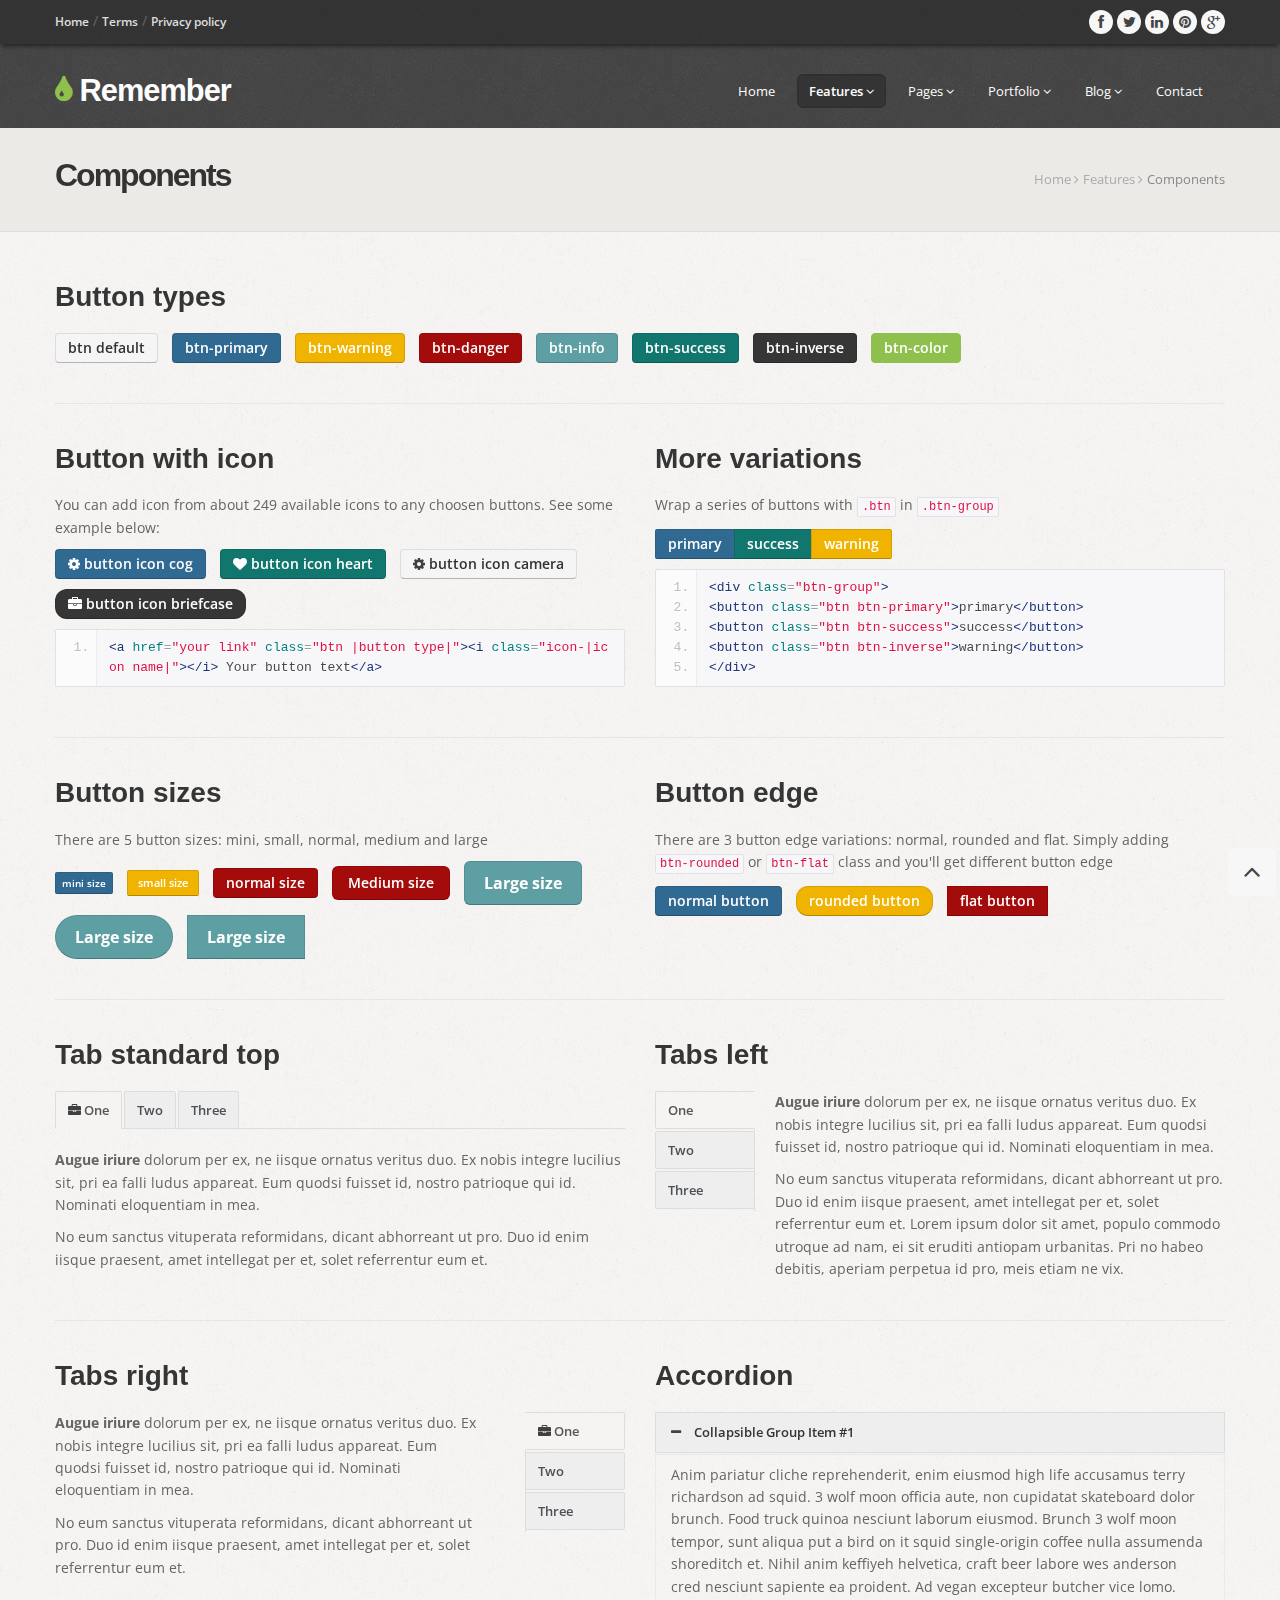
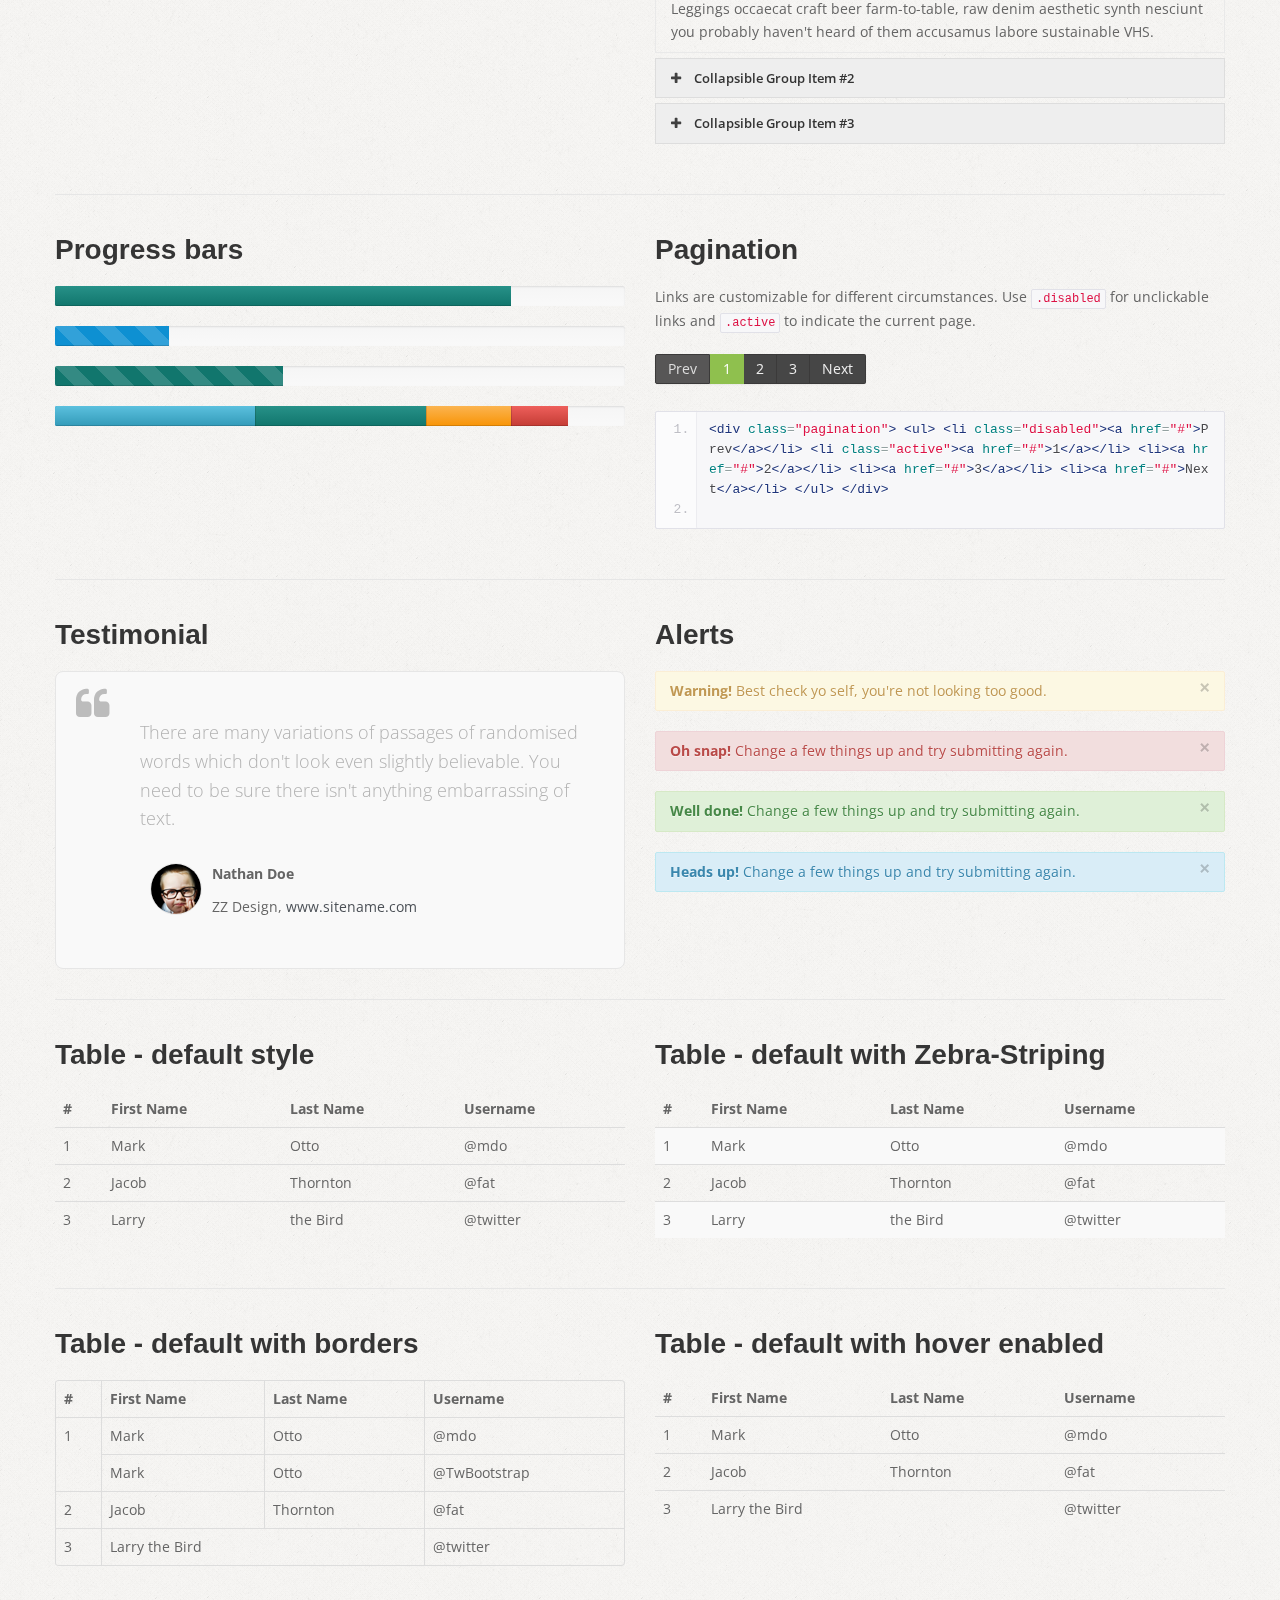
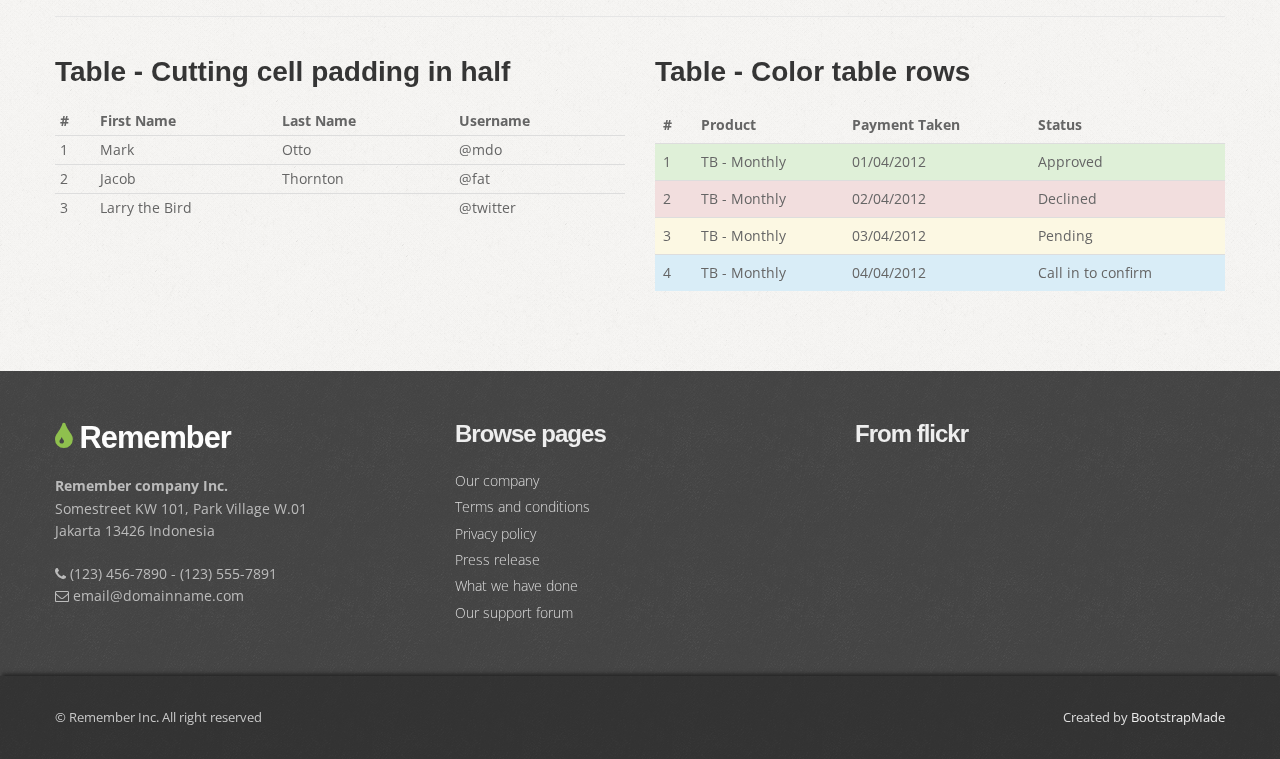
<file: components.html>
<!DOCTYPE html>
<html lang="en">

<head>
  <meta charset="utf-8">
  <title>Remember - Multipurpose bootstrap site template</title>
  <meta name="viewport" content="width=device-width, initial-scale=1.0" />
  <meta name="description" content="Your page description here" />
  <meta name="author" content="" />

  <!-- css -->
  <link href="css/bootstrap.css" rel="stylesheet" />
  <link href="css/bootstrap-responsive.css" rel="stylesheet" />
  <link href="css/prettyPhoto.css" rel="stylesheet" />
  <link href="https://fonts.googleapis.com/css?family=Open+Sans:300,400,600,700" rel="stylesheet">
  <link href="css/style.css" rel="stylesheet">

  <!-- Theme skin -->
  <link id="t-colors" href="color/default.css" rel="stylesheet" />

  <!-- Fav and touch icons -->
  <link rel="apple-touch-icon-precomposed" sizes="144x144" href="ico/apple-touch-icon-144-precomposed.png" />
  <link rel="apple-touch-icon-precomposed" sizes="114x114" href="ico/apple-touch-icon-114-precomposed.png" />
  <link rel="apple-touch-icon-precomposed" sizes="72x72" href="ico/apple-touch-icon-72-precomposed.png" />
  <link rel="apple-touch-icon-precomposed" href="ico/apple-touch-icon-57-precomposed.png" />
  <link rel="shortcut icon" href="ico/favicon.png" />

  <!-- =======================================================
    Theme Name: Remember
    Theme URL: https://bootstrapmade.com/remember-free-multipurpose-bootstrap-template/
    Author: BootstrapMade.com
    Author URL: https://bootstrapmade.com
  ======================================================= -->
</head>

<body>

  <div id="wrapper">
    <!-- start header -->
    <header>
      <div class="top">
        <div class="container">
          <div class="row">
            <div class="span6">
              <ul class="topmenu">
                <li><a href="#">Home</a> &#47;</li>
                <li><a href="#">Terms</a> &#47;</li>
                <li><a href="#">Privacy policy</a></li>
              </ul>
            </div>
            <div class="span6">

              <ul class="social-network">
                <li><a href="#" data-placement="bottom" title="Facebook"><i class="icon-circled icon-bglight icon-facebook"></i></a></li>
                <li><a href="#" data-placement="bottom" title="Twitter"><i class="icon-circled icon-bglight icon-twitter"></i></a></li>
                <li><a href="#" data-placement="bottom" title="Linkedin"><i class="icon-circled icon-linkedin icon-bglight"></i></a></li>
                <li><a href="#" data-placement="bottom" title="Pinterest"><i class="icon-circled icon-pinterest  icon-bglight"></i></a></li>
                <li><a href="#" data-placement="bottom" title="Google +"><i class="icon-circled icon-google-plus icon-bglight"></i></a></li>
              </ul>

            </div>
          </div>
        </div>
      </div>
      <div class="container">


        <div class="row nomargin">
          <div class="span4">
            <div class="logo">
              <h1><a href="index.html"><i class="icon-tint"></i> Remember</a></h1>
            </div>
          </div>
          <div class="span8">
            <div class="navbar navbar-static-top">
              <div class="navigation">
                <nav>
                  <ul class="nav topnav">
                    <li><a href="index.html">Home</a></li>
                    <li class="dropdown active">
                      <a href="#">Features <i class="icon-angle-down"></i></a>
                      <ul class="dropdown-menu">
                        <li><a href="typography.html">Typography</a></li>
                        <li><a href="components.html">Components</a></li>
                        <li><a href="icons.html">Icons</a></li>
                        <li><a href="icon-variations.html">Icon variations</a></li>

                      </ul>
                    </li>
                    <li class="dropdown">
                      <a href="#">Pages <i class="icon-angle-down"></i></a>
                      <ul class="dropdown-menu">
                        <li><a href="about.html">About us</a></li>
                        <li><a href="pricingbox.html">Pricing boxes</a></li>
                        <li><a href="404.html">404</a></li>
                      </ul>
                    </li>
                    <li class="dropdown">
                      <a href="#">Portfolio <i class="icon-angle-down"></i></a>
                      <ul class="dropdown-menu">
                        <li><a href="portfolio-2cols.html">Portfolio 2 columns</a></li>
                        <li><a href="portfolio-3cols.html">Portfolio 3 columns</a></li>
                        <li><a href="portfolio-4cols.html">Portfolio 4 columns</a></li>
                        <li><a href="portfolio-detail.html">Portfolio detail</a></li>
                      </ul>
                    </li>
                    <li class="dropdown">
                      <a href="#">Blog <i class="icon-angle-down"></i></a>
                      <ul class="dropdown-menu">
                        <li><a href="blog-left-sidebar.html">Blog left sidebar</a></li>
                        <li><a href="blog-right-sidebar.html">Blog right sidebar</a></li>
                        <li><a href="post-left-sidebar.html">Post left sidebar</a></li>
                        <li><a href="post-right-sidebar.html">Post right sidebar</a></li>
                      </ul>
                    </li>
                    <li>
                      <a href="contact.html">Contact </a>
                    </li>
                  </ul>
                </nav>
              </div>
              <!-- end navigation -->
            </div>
          </div>
        </div>
      </div>
    </header>
    <!-- end header -->

    <section id="inner-headline">
      <div class="container">
        <div class="row">
          <div class="span4">
            <div class="inner-heading">
              <h2>Components</h2>
            </div>
          </div>
          <div class="span8">
            <ul class="breadcrumb">
              <li><a href="index.html">Home</a> <i class="icon-angle-right"></i></li>
              <li><a href="#">Features</a> <i class="icon-angle-right"></i></li>
              <li class="active">Components</li>
            </ul>
          </div>
        </div>
      </div>
    </section>

    <section id="content">
      <div class="container">
        <div class="row demobtn">
          <div class="span12">

            <div class="row">
              <div class="span12">
                <h4>Button types</h4>

                <a href="#" class="btn">btn default</a>
                <a href="#" class="btn btn-primary">btn-primary</a>
                <a href="#" class="btn btn-warning">btn-warning</a>
                <a href="#" class="btn btn-danger">btn-danger</a>
                <a href="#" class="btn btn-info">btn-info</a>
                <a href="#" class="btn btn-success">btn-success</a>
                <a href="#" class="btn btn-inverse">btn-inverse</a>
                <a href="#" class="btn btn-color">btn-color</a>
              </div>
            </div>

            <!-- divider -->
            <div class="row">
              <div class="span12">
                <div class="solidline"></div>
              </div>
            </div>
            <!-- end divider -->

            <div class="row">
              <div class="span6">

                <h4>Button with icon</h4>

                <p>You can add icon from about 249 available icons to any choosen buttons. See some example below:</p>

                <a href="#" class="btn btn-primary"><i class="icon-cog icon-white"></i> button icon cog</a>
                <a href="#" class="btn btn-success"><i class="icon-heart icon-white"></i> button icon heart</a>
                <a href="#" class="btn btn-red"><i class="icon-cog"></i> button icon camera</a>
                <a href="#" class="btn btn-inverse btn-rounded"><i class="icon-briefcase icon-white"></i> button icon briefcase</a>

                <pre class="prettyprint linenums">
&lt;a href="your link" class="btn |button type|"&gt;&lt;i class="icon-|icon name|"&gt;&lt;/i&gt; Your button text&lt;/a&gt;</pre>

              </div>
              <div class="span6">
                <h4>More variations</h4>

                <p>Wrap a series of buttons with <code>.btn</code> in <code>.btn-group</code></p>

                <div class="bs-docs-example">
                  <div class="btn-group">
                    <button class="btn btn-primary">primary</button>
                    <button class="btn btn-success">success</button>
                    <button class="btn btn-warning">warning</button>
                  </div>
                </div>
                <pre class="prettyprint linenums">
&lt;div class="btn-group"&gt;
&lt;button class="btn btn-primary"&gt;primary&lt;/button&gt;
&lt;button class="btn btn-success"&gt;success&lt;/button&gt;
&lt;button class="btn btn-inverse"&gt;warning&lt;/button&gt;
&lt;/div&gt;</pre>


              </div>
            </div>

            <!-- divider -->
            <div class="row">
              <div class="span12">
                <div class="solidline"></div>
              </div>
            </div>
            <!-- end divider -->


            <div class="row">
              <div class="span6">

                <h4>Button sizes</h4>

                <p>There are 5 button sizes: mini, small, normal, medium and large</p>

                <a href="#" class="btn btn-mini btn-primary">mini size</a>
                <a href="#" class="btn btn-small btn-warning">small size</a>
                <a href="#" class="btn btn-danger">normal size</a>
                <a href="#" class="btn btn-medium btn-danger">Medium size</a>
                <a href="#" class="btn btn-large btn-info">Large size</a>

                <a href="#" class="btn btn-rounded btn-large btn-info">Large size</a>
                <a href="#" class="btn btn-large btn-flat btn-info">Large size</a>

              </div>
              <div class="span6">
                <h4>Button edge</h4>

                <p>There are 3 button edge variations: normal, rounded and flat. Simply adding <code>btn-rounded</code> or <code>btn-flat</code> class and you'll get different button edge</p>

                <a href="#" class="btn btn-primary">normal button</a>

                <a href="#" class="btn btn-warning btn-rounded">rounded button</a>
                <a href="#" class="btn btn-danger btn-flat">flat button</a>

              </div>
            </div>

            <!-- divider -->
            <div class="row">
              <div class="span12">
                <div class="solidline"></div>
              </div>
            </div>
            <!-- end divider -->

            <div class="row">

              <div class="span6">

                <h4>Tab standard top</h4>

                <ul class="nav nav-tabs">
                  <li class="active"><a href="#one" data-toggle="tab"><i class="icon-briefcase"></i> One</a></li>
                  <li><a href="#two" data-toggle="tab">Two</a></li>
                  <li><a href="#three" data-toggle="tab">Three</a></li>
                </ul>
                <div class="tab-content">
                  <div class="tab-pane active" id="one">
                    <p>
                      <strong>Augue iriure</strong> dolorum per ex, ne iisque ornatus veritus duo. Ex nobis integre lucilius sit, pri ea falli ludus appareat. Eum quodsi fuisset id, nostro patrioque qui id. Nominati eloquentiam in mea.
                    </p>
                    <p>
                      No eum sanctus vituperata reformidans, dicant abhorreant ut pro. Duo id enim iisque praesent, amet intellegat per et, solet referrentur eum et.
                    </p>
                  </div>
                  <div class="tab-pane" id="two">
                    <p>
                      Tale dolor mea ex, te enim assum suscipit cum, vix aliquid omittantur in. Duo eu cibo dolorum menandri, nam sumo dicit admodum ei. Ne mazim commune honestatis cum, mentitum phaedrum sit et.
                    </p>
                  </div>
                  <div class="tab-pane" id="three">
                    <p>
                      Cu cum commodo regione definiebas. Cum ea eros laboramus, audire deseruisse his at, munere aeterno ut quo. Et ius doming causae philosophia, vitae bonorum intellegat usu cu.
                    </p>
                  </div>
                </div>

              </div>

              <div class="span6">
                <h4>Tabs left</h4>


                <div class="tabbable tabs-left">
                  <ul class="nav nav-tabs">
                    <li class="active"><a href="#topone" data-toggle="tab"> One</a></li>
                    <li><a href="#toptwo" data-toggle="tab">Two</a></li>
                    <li><a href="#topthree" data-toggle="tab">Three</a></li>
                  </ul>
                  <div class="tab-content">
                    <div class="tab-pane active" id="topone">
                      <p>
                        <strong>Augue iriure</strong> dolorum per ex, ne iisque ornatus veritus duo. Ex nobis integre lucilius sit, pri ea falli ludus appareat. Eum quodsi fuisset id, nostro patrioque qui id. Nominati eloquentiam in mea.
                      </p>
                      <p>
                        No eum sanctus vituperata reformidans, dicant abhorreant ut pro. Duo id enim iisque praesent, amet intellegat per et, solet referrentur eum et. Lorem ipsum dolor sit amet, populo commodo utroque ad nam, ei sit eruditi antiopam urbanitas. Pri no habeo
                        debitis, aperiam perpetua id pro, meis etiam ne vix.
                      </p>
                    </div>
                    <div class="tab-pane" id="toptwo">
                      <p>
                        Tale dolor mea ex, te enim assum suscipit cum, vix aliquid omittantur in. Duo eu cibo dolorum menandri, nam sumo dicit admodum ei. Ne mazim commune honestatis cum, mentitum phaedrum sit et.
                      </p>
                    </div>
                    <div class="tab-pane" id="topthree">
                      <p>
                        Cu cum commodo regione definiebas. Cum ea eros laboramus, audire deseruisse his at, munere aeterno ut quo. Et ius doming causae philosophia, vitae bonorum intellegat usu cu.
                      </p>
                      <p>
                        Tale dolor mea ex, te enim assum suscipit cum, vix aliquid omittantur in. Duo eu cibo dolorum menandri, nam sumo dicit admodum ei. Ne mazim commune honestatis cum, mentitum phaedrum sit et.
                      </p>
                    </div>
                  </div>
                </div>
                <!-- end tab -->

              </div>

            </div>

            <!-- divider -->
            <div class="row">
              <div class="span12">
                <div class="solidline"></div>
              </div>
            </div>
            <!-- end divider -->


            <div class="row">

              <div class="span6">

                <h4>Tabs right</h4>

                <div class="tabbable tabs-right">

                  <ul class="nav nav-tabs">
                    <li class="active"><a href="#first" data-toggle="tab"><i class="icon-briefcase"></i> One</a></li>
                    <li><a href="#second" data-toggle="tab">Two</a></li>
                    <li><a href="#third" data-toggle="tab">Three</a></li>
                  </ul>
                  <div class="tab-content">
                    <div class="tab-pane active" id="first">
                      <p>
                        <strong>Augue iriure</strong> dolorum per ex, ne iisque ornatus veritus duo. Ex nobis integre lucilius sit, pri ea falli ludus appareat. Eum quodsi fuisset id, nostro patrioque qui id. Nominati eloquentiam in mea.
                      </p>
                      <p>
                        No eum sanctus vituperata reformidans, dicant abhorreant ut pro. Duo id enim iisque praesent, amet intellegat per et, solet referrentur eum et.
                      </p>
                    </div>
                    <div class="tab-pane" id="second">
                      <p>
                        Tale dolor mea ex, te enim assum suscipit cum, vix aliquid omittantur in. Duo eu cibo dolorum menandri, nam sumo dicit admodum ei. Ne mazim commune honestatis cum, mentitum phaedrum sit et.
                      </p>
                    </div>
                    <div class="tab-pane" id="third">
                      <p>
                        Cu cum commodo regione definiebas. Cum ea eros laboramus, audire deseruisse his at, munere aeterno ut quo. Et ius doming causae philosophia, vitae bonorum intellegat usu cu.
                      </p>
                      <p>
                        Tale dolor mea ex, te enim assum suscipit cum, vix aliquid omittantur in. Duo eu cibo dolorum menandri, nam sumo dicit admodum ei. Ne mazim commune honestatis cum, mentitum phaedrum sit et.
                      </p>
                    </div>
                  </div>

                </div>
                <!-- end tab -->

              </div>

              <div class="span6">

                <h4>Accordion</h4>
                <!-- start: Accordion -->
                <div class="accordion" id="accordion2">
                  <div class="accordion-group">
                    <div class="accordion-heading">
                      <a class="accordion-toggle active" data-toggle="collapse" data-parent="#accordion2" href="#collapseOne">
								<i class="icon-minus"></i> Collapsible Group Item #1 </a>
                    </div>
                    <div id="collapseOne" class="accordion-body collapse in">
                      <div class="accordion-inner">
                        Anim pariatur cliche reprehenderit, enim eiusmod high life accusamus terry richardson ad squid. 3 wolf moon officia aute, non cupidatat skateboard dolor brunch. Food truck quinoa nesciunt laborum eiusmod. Brunch 3 wolf moon tempor, sunt aliqua put a bird
                        on it squid single-origin coffee nulla assumenda shoreditch et. Nihil anim keffiyeh helvetica, craft beer labore wes anderson cred nesciunt sapiente ea proident. Ad vegan excepteur butcher vice lomo. Leggings occaecat craft beer
                        farm-to-table, raw denim aesthetic synth nesciunt you probably haven't heard of them accusamus labore sustainable VHS.
                      </div>
                    </div>
                  </div>
                  <div class="accordion-group">
                    <div class="accordion-heading">
                      <a class="accordion-toggle" data-toggle="collapse" data-parent="#accordion2" href="#collapseTwo">
								<i class="icon-plus"></i> Collapsible Group Item #2 </a>
                    </div>
                    <div id="collapseTwo" class="accordion-body collapse">
                      <div class="accordion-inner">
                        Anim pariatur cliche reprehenderit, enim eiusmod high life accusamus terry richardson ad squid. 3 wolf moon officia aute, non cupidatat skateboard dolor brunch. Food truck quinoa nesciunt laborum eiusmod. Brunch 3 wolf moon tempor, sunt aliqua put a bird
                        on it squid single-origin coffee nulla assumenda shoreditch et. Nihil anim keffiyeh helvetica, craft beer labore wes anderson cred nesciunt sapiente ea proident. Ad vegan excepteur butcher vice lomo. Leggings occaecat craft beer
                        farm-to-table, raw denim aesthetic synth nesciunt you probably haven't heard of them accusamus labore sustainable VHS.
                      </div>
                    </div>
                  </div>
                  <div class="accordion-group">
                    <div class="accordion-heading">
                      <a class="accordion-toggle" data-toggle="collapse" data-parent="#accordion2" href="#collapseThree">
								<i class="icon-plus"></i> Collapsible Group Item #3 </a>
                    </div>
                    <div id="collapseThree" class="accordion-body collapse">
                      <div class="accordion-inner">
                        Anim pariatur cliche reprehenderit, enim eiusmod high life accusamus terry richardson ad squid. 3 wolf moon officia aute, non cupidatat skateboard dolor brunch. Food truck quinoa nesciunt laborum eiusmod. Brunch 3 wolf moon tempor, sunt aliqua put a bird
                        on it squid single-origin coffee nulla assumenda shoreditch et. Nihil anim keffiyeh helvetica, craft beer labore wes anderson cred nesciunt sapiente ea proident. Ad vegan excepteur butcher vice lomo. Leggings occaecat craft beer
                        farm-to-table, raw denim aesthetic synth nesciunt you probably haven't heard of them accusamus labore sustainable VHS.
                      </div>
                    </div>
                  </div>
                </div>
                <!--end: Accordion -->
              </div>

            </div>

            <!-- divider -->
            <div class="row">
              <div class="span12">
                <div class="solidline"></div>
              </div>
            </div>
            <!-- end divider -->


            <div class="row">
              <div class="span6">
                <h4>Progress bars</h4>
                <div class="progress">
                  <div class="bar bar-success bar80">
                  </div>
                </div>
                <div class="progress progress-striped">
                  <div class="bar bar20">
                  </div>
                </div>
                <div class="progress progress-striped active">
                  <div class="bar bar-success bar40">
                  </div>
                </div>
                <div class="progress">
                  <div class="bar bar-info bar35">
                  </div>
                  <div class="bar bar-success bar30">
                  </div>
                  <div class="bar bar-warning bar15">
                  </div>
                  <div class="bar bar-danger bar10">
                  </div>
                </div>
              </div>
              <div class="span6">
                <h4>Pagination</h4>
                <p>
                  Links are customizable for different circumstances. Use <code>.disabled</code> for unclickable links and <code>.active</code> to indicate the current page.
                </p>
                <div class="bs-docs-example">
                  <div class="pagination">
                    <ul>
                      <li class="disabled"><a href="#">Prev</a></li>
                      <li class="active"><a href="#">1</a></li>
                      <li><a href="#">2</a></li>
                      <li><a href="#">3</a></li>
                      <li><a href="#">Next</a></li>
                    </ul>
                  </div>
                </div>
                <pre class="prettyprint linenums">
&lt;div class="pagination"&gt; &lt;ul&gt; &lt;li class="disabled"&gt;&lt;a href="#"&gt;Prev&lt;/a&gt;&lt;/li&gt; &lt;li class="active"&gt;&lt;a href="#"&gt;1&lt;/a&gt;&lt;/li&gt; &lt;li&gt;&lt;a href="#"&gt;2&lt;/a&gt;&lt;/li&gt; &lt;li&gt;&lt;a href="#"&gt;3&lt;/a&gt;&lt;/li&gt; &lt;li&gt;&lt;a href="#"&gt;Next&lt;/a&gt;&lt;/li&gt; &lt;/ul&gt; &lt;/div&gt;
						</pre>
              </div>
            </div>

            <!-- divider -->
            <div class="row">
              <div class="span12">
                <div class="solidline"></div>
              </div>
            </div>
            <!-- end divider -->

            <div class="row">
              <div class="span6">
                <h4 class="heading">Testimonial<span></span></h4>

                <div class="testimonial">
                  <blockquote>
                    <p>
                      There are many variations of passages of randomised words which don't look even slightly believable. You need to be sure there isn't anything embarrassing of text.
                    </p>
                  </blockquote>
                  <div class="author">
                    <img src="img/dummies/testimonial-author1.png" class="img-circle bordered" alt="" />
                    <p class="name">Nathan Doe</p>
                    <span class="info">ZZ Design, <a href="#">www.sitename.com</a></span>
                  </div>
                </div>

              </div>
              <div class="span6">
                <h4>Alerts</h4>
                <div class="alert">
                  <button type="button" class="close" data-dismiss="alert">&times;</button>
                  <strong>Warning!</strong> Best check yo self, you're not looking too good.
                </div>
                <div class="alert alert-error">
                  <button type="button" class="close" data-dismiss="alert">&times;</button>
                  <strong>Oh snap!</strong> Change a few things up and try submitting again.
                </div>
                <div class="alert alert-success">
                  <button type="button" class="close" data-dismiss="alert">&times;</button>
                  <strong>Well done!</strong> Change a few things up and try submitting again.
                </div>
                <div class="alert alert-info">
                  <button type="button" class="close" data-dismiss="alert">&times;</button>
                  <strong>Heads up!</strong> Change a few things up and try submitting again.
                </div>

              </div>
            </div>

            <!-- divider -->
            <div class="row">
              <div class="span12">
                <div class="solidline"></div>
              </div>
            </div>
            <!-- end divider -->

            <!-- Default table -->
            <div class="row">
              <div class="span6">
                <h4 class="heading"><strong>Table</strong> - default style<span></span></h4>
                <table class="table">
                  <thead>
                    <tr>
                      <th>
                        #
                      </th>
                      <th>
                        First Name
                      </th>
                      <th>
                        Last Name
                      </th>
                      <th>
                        Username
                      </th>
                    </tr>
                  </thead>
                  <tbody>
                    <tr>
                      <td>
                        1
                      </td>
                      <td>
                        Mark
                      </td>
                      <td>
                        Otto
                      </td>
                      <td>
                        @mdo
                      </td>
                    </tr>
                    <tr>
                      <td>
                        2
                      </td>
                      <td>
                        Jacob
                      </td>
                      <td>
                        Thornton
                      </td>
                      <td>
                        @fat
                      </td>
                    </tr>
                    <tr>
                      <td>
                        3
                      </td>
                      <td>
                        Larry
                      </td>
                      <td>
                        the Bird
                      </td>
                      <td>
                        @twitter
                      </td>
                    </tr>
                  </tbody>
                </table>
              </div>
              <div class="span6">
                <h4 class="heading"><strong>Table</strong> - default with Zebra-Striping<span></span></h4>

                <table class="table table-striped">
                  <thead>
                    <tr>
                      <th>
                        #
                      </th>
                      <th>
                        First Name
                      </th>
                      <th>
                        Last Name
                      </th>
                      <th>
                        Username
                      </th>
                    </tr>
                  </thead>
                  <tbody>
                    <tr>
                      <td>
                        1
                      </td>
                      <td>
                        Mark
                      </td>
                      <td>
                        Otto
                      </td>
                      <td>
                        @mdo
                      </td>
                    </tr>
                    <tr>
                      <td>
                        2
                      </td>
                      <td>
                        Jacob
                      </td>
                      <td>
                        Thornton
                      </td>
                      <td>
                        @fat
                      </td>
                    </tr>
                    <tr>
                      <td>
                        3
                      </td>
                      <td>
                        Larry
                      </td>
                      <td>
                        the Bird
                      </td>
                      <td>
                        @twitter
                      </td>
                    </tr>
                  </tbody>
                </table>
              </div>
            </div>
            <!-- divider -->
            <div class="row">
              <div class="span12">
                <div class="solidline">
                </div>
              </div>
            </div>
            <!-- end divider -->
            <div class="row">
              <div class="span6">
                <h4 class="heading"><strong>Table</strong> - default with borders<span></span></h4>

                <table class="table table-bordered">
                  <thead>
                    <tr>
                      <th>
                        #
                      </th>
                      <th>
                        First Name
                      </th>
                      <th>
                        Last Name
                      </th>
                      <th>
                        Username
                      </th>
                    </tr>
                  </thead>
                  <tbody>
                    <tr>
                      <td rowspan="2">
                        1
                      </td>
                      <td>
                        Mark
                      </td>
                      <td>
                        Otto
                      </td>
                      <td>
                        @mdo
                      </td>
                    </tr>
                    <tr>
                      <td>
                        Mark
                      </td>
                      <td>
                        Otto
                      </td>
                      <td>
                        @TwBootstrap
                      </td>
                    </tr>
                    <tr>
                      <td>
                        2
                      </td>
                      <td>
                        Jacob
                      </td>
                      <td>
                        Thornton
                      </td>
                      <td>
                        @fat
                      </td>
                    </tr>
                    <tr>
                      <td>
                        3
                      </td>
                      <td colspan="2">
                        Larry the Bird
                      </td>
                      <td>
                        @twitter
                      </td>
                    </tr>
                  </tbody>
                </table>
              </div>
              <div class="span6">
                <h4 class="heading"><strong>Table</strong> - default with hover enabled<span></span></h4>

                <table class="table table-hover">
                  <thead>
                    <tr>
                      <th>
                        #
                      </th>
                      <th>
                        First Name
                      </th>
                      <th>
                        Last Name
                      </th>
                      <th>
                        Username
                      </th>
                    </tr>
                  </thead>
                  <tbody>
                    <tr>
                      <td>
                        1
                      </td>
                      <td>
                        Mark
                      </td>
                      <td>
                        Otto
                      </td>
                      <td>
                        @mdo
                      </td>
                    </tr>
                    <tr>
                      <td>
                        2
                      </td>
                      <td>
                        Jacob
                      </td>
                      <td>
                        Thornton
                      </td>
                      <td>
                        @fat
                      </td>
                    </tr>
                    <tr>
                      <td>
                        3
                      </td>
                      <td colspan="2">
                        Larry the Bird
                      </td>
                      <td>
                        @twitter
                      </td>
                    </tr>
                  </tbody>
                </table>
              </div>
            </div>
            <!-- divider -->
            <div class="row">
              <div class="span12">
                <div class="solidline">
                </div>
              </div>
            </div>
            <!-- end divider -->
            <div class="row">
              <div class="span6">
                <h4 class="heading"><strong>Table</strong> - Cutting cell padding in half<span></span></h4>

                <table class="table table-condensed">
                  <thead>
                    <tr>
                      <th>
                        #
                      </th>
                      <th>
                        First Name
                      </th>
                      <th>
                        Last Name
                      </th>
                      <th>
                        Username
                      </th>
                    </tr>
                  </thead>
                  <tbody>
                    <tr>
                      <td>
                        1
                      </td>
                      <td>
                        Mark
                      </td>
                      <td>
                        Otto
                      </td>
                      <td>
                        @mdo
                      </td>
                    </tr>
                    <tr>
                      <td>
                        2
                      </td>
                      <td>
                        Jacob
                      </td>
                      <td>
                        Thornton
                      </td>
                      <td>
                        @fat
                      </td>
                    </tr>
                    <tr>
                      <td>
                        3
                      </td>
                      <td colspan="2">
                        Larry the Bird
                      </td>
                      <td>
                        @twitter
                      </td>
                    </tr>
                  </tbody>
                </table>
              </div>
              <div class="span6">
                <h4 class="heading"><strong>Table</strong> - Color table rows<span></span></h4>

                <table class="table">
                  <thead>
                    <tr>
                      <th>
                        #
                      </th>
                      <th>
                        Product
                      </th>
                      <th>
                        Payment Taken
                      </th>
                      <th>
                        Status
                      </th>
                    </tr>
                  </thead>
                  <tbody>
                    <tr class="success">
                      <td>
                        1
                      </td>
                      <td>
                        TB - Monthly
                      </td>
                      <td>
                        01/04/2012
                      </td>
                      <td>
                        Approved
                      </td>
                    </tr>
                    <tr class="error">
                      <td>
                        2
                      </td>
                      <td>
                        TB - Monthly
                      </td>
                      <td>
                        02/04/2012
                      </td>
                      <td>
                        Declined
                      </td>
                    </tr>
                    <tr class="warning">
                      <td>
                        3
                      </td>
                      <td>
                        TB - Monthly
                      </td>
                      <td>
                        03/04/2012
                      </td>
                      <td>
                        Pending
                      </td>
                    </tr>
                    <tr class="info">
                      <td>
                        4
                      </td>
                      <td>
                        TB - Monthly
                      </td>
                      <td>
                        04/04/2012
                      </td>
                      <td>
                        Call in to confirm
                      </td>
                    </tr>
                  </tbody>
                </table>
              </div>
            </div>



          </div>
          <!-- end span12 -->
        </div>
      </div>
    </section>

    <footer>
      <div class="container">
        <div class="row">
          <div class="span4">
            <div class="widget">
              <div class="footer_logo">
                <h3><a href="index.html"><i class="icon-tint"></i> Remember</a></h3>
              </div>
              <address>
							  <strong>Remember company Inc.</strong><br>
  							Somestreet KW 101, Park Village W.01<br>
  							Jakarta 13426 Indonesia
  						</address>
              <p>
                <i class="icon-phone"></i> (123) 456-7890 - (123) 555-7891 <br>
                <i class="icon-envelope-alt"></i> email@domainname.com
              </p>
            </div>
          </div>
          <div class="span4">
            <div class="widget">
              <h5 class="widgetheading">Browse pages</h5>
              <ul class="link-list">
                <li><a href="#">Our company</a></li>
                <li><a href="#">Terms and conditions</a></li>
                <li><a href="#">Privacy policy</a></li>
                <li><a href="#">Press release</a></li>
                <li><a href="#">What we have done</a></li>
                <li><a href="#">Our support forum</a></li>
              </ul>

            </div>
          </div>
          <div class="span4">
            <div class="widget">
              <h5 class="widgetheading">From flickr</h5>
              <div class="flickr_badge">
                <script type="text/javascript" src="http://www.flickr.com/badge_code_v2.gne?count=8&amp;display=random&amp;size=s&amp;layout=x&amp;source=user&amp;user=34178660@N03"></script>
              </div>
              <div class="clear"></div>
            </div>
          </div>
        </div>
      </div>
      <div id="sub-footer">
        <div class="container">
          <div class="row">
            <div class="span6">
              <div class="copyright">
                <p><span>&copy; Remember Inc. All right reserved</span></p>
              </div>

            </div>

            <div class="span6">
              <div class="credits">
                <!--
                  All the links in the footer should remain intact.
                  You can delete the links only if you purchased the pro version.
                  Licensing information: https://bootstrapmade.com/license/
                  Purchase the pro version with working PHP/AJAX contact form: https://bootstrapmade.com/buy/?theme=Remember
                -->
                Created by <a href="https://bootstrapmade.com/">BootstrapMade</a>
              </div>
            </div>
          </div>
        </div>
      </div>
    </footer>
  </div>
  <a href="#" class="scrollup"><i class="icon-angle-up icon-rounded icon-bglight icon-2x"></i></a>
  <!-- javascript
    ================================================== -->
  <!-- Placed at the end of the document so the pages load faster -->
  <script src="js/jquery.js"></script>
  <script src="js/jquery.easing.1.3.js"></script>
  <script src="js/bootstrap.js"></script>
  <script src="js/modernizr.custom.js"></script>
  <script src="js/toucheffects.js"></script>
  <script src="js/google-code-prettify/prettify.js"></script>
  <script src="js/jquery.prettyPhoto.js"></script>
  <script src="js/portfolio/jquery.quicksand.js"></script>
  <script src="js/portfolio/setting.js"></script>
  <script src="js/animate.js"></script>

  <!-- Template Custom JavaScript File -->
  <script src="js/custom.js"></script>


</body>

</html>
</file>
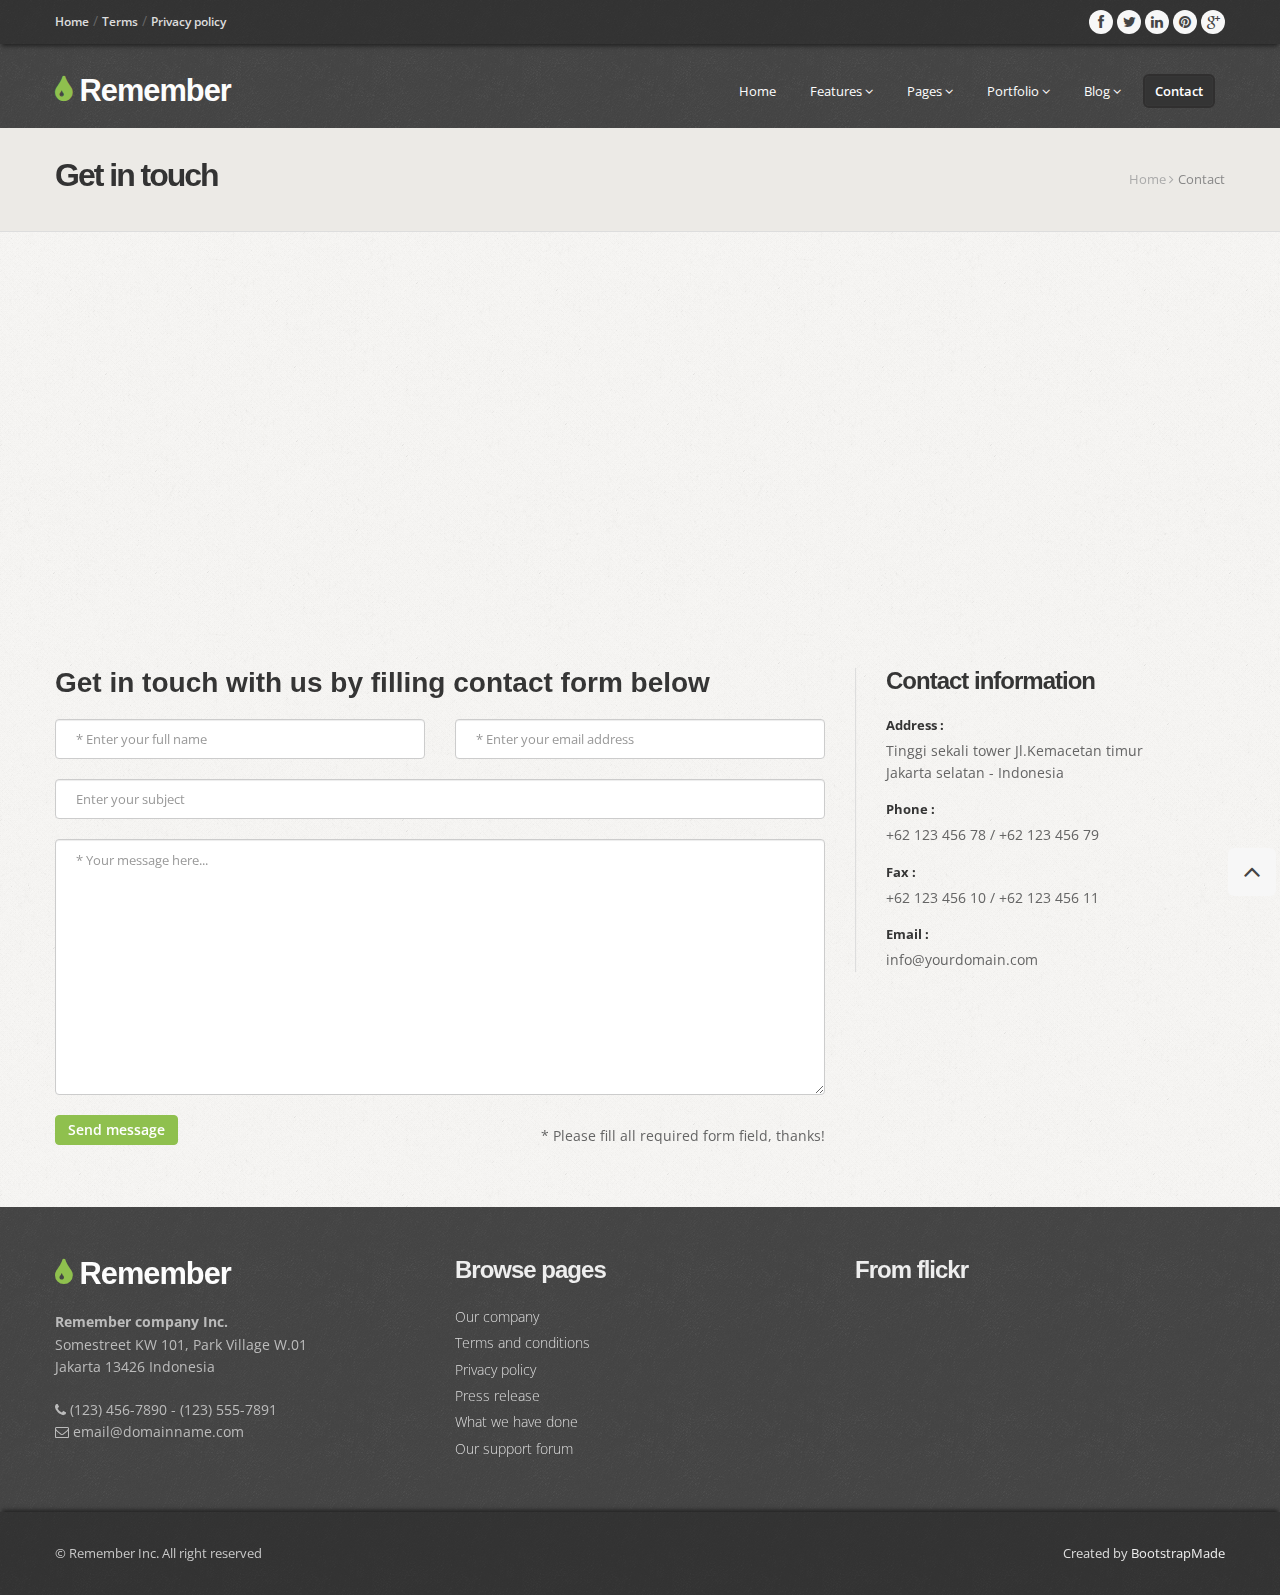
<file: contact.html>
<!DOCTYPE html>
<html lang="en">

<head>
  <meta charset="utf-8">
  <title>Remember - Multipurpose bootstrap site template</title>
  <meta name="viewport" content="width=device-width, initial-scale=1.0" />
  <meta name="description" content="Your page description here" />
  <meta name="author" content="" />

  <!-- css -->
  <link href="css/bootstrap.css" rel="stylesheet" />
  <link href="css/bootstrap-responsive.css" rel="stylesheet" />
  <link href="css/prettyPhoto.css" rel="stylesheet" />
  <link href="https://fonts.googleapis.com/css?family=Open+Sans:300,400,600,700" rel="stylesheet">
  <link href="css/style.css" rel="stylesheet">

  <!-- Theme skin -->
  <link id="t-colors" href="color/default.css" rel="stylesheet" />

  <!-- Fav and touch icons -->
  <link rel="apple-touch-icon-precomposed" sizes="144x144" href="ico/apple-touch-icon-144-precomposed.png" />
  <link rel="apple-touch-icon-precomposed" sizes="114x114" href="ico/apple-touch-icon-114-precomposed.png" />
  <link rel="apple-touch-icon-precomposed" sizes="72x72" href="ico/apple-touch-icon-72-precomposed.png" />
  <link rel="apple-touch-icon-precomposed" href="ico/apple-touch-icon-57-precomposed.png" />
  <link rel="shortcut icon" href="ico/favicon.png" />

  <!-- =======================================================
    Theme Name: Remember
    Theme URL: https://bootstrapmade.com/remember-free-multipurpose-bootstrap-template/
    Author: BootstrapMade.com
    Author URL: https://bootstrapmade.com
  ======================================================= -->
</head>

<body>

  <div id="wrapper">
    <!-- start header -->
    <header>
      <div class="top">
        <div class="container">
          <div class="row">
            <div class="span6">
              <ul class="topmenu">
                <li><a href="#">Home</a> &#47;</li>
                <li><a href="#">Terms</a> &#47;</li>
                <li><a href="#">Privacy policy</a></li>
              </ul>
            </div>
            <div class="span6">

              <ul class="social-network">
                <li><a href="#" data-placement="bottom" title="Facebook"><i class="icon-circled icon-bglight icon-facebook"></i></a></li>
                <li><a href="#" data-placement="bottom" title="Twitter"><i class="icon-circled icon-bglight icon-twitter"></i></a></li>
                <li><a href="#" data-placement="bottom" title="Linkedin"><i class="icon-circled icon-linkedin icon-bglight"></i></a></li>
                <li><a href="#" data-placement="bottom" title="Pinterest"><i class="icon-circled icon-pinterest  icon-bglight"></i></a></li>
                <li><a href="#" data-placement="bottom" title="Google +"><i class="icon-circled icon-google-plus icon-bglight"></i></a></li>
              </ul>

            </div>
          </div>
        </div>
      </div>
      <div class="container">


        <div class="row nomargin">
          <div class="span4">
            <div class="logo">
              <h1><a href="index.html"><i class="icon-tint"></i> Remember</a></h1>
            </div>
          </div>
          <div class="span8">
            <div class="navbar navbar-static-top">
              <div class="navigation">
                <nav>
                  <ul class="nav topnav">
                    <li><a href="index.html">Home</a></li>
                    <li class="dropdown">
                      <a href="#">Features <i class="icon-angle-down"></i></a>
                      <ul class="dropdown-menu">
                        <li><a href="typography.html">Typography</a></li>
                        <li><a href="components.html">Components</a></li>
                        <li><a href="icons.html">Icons</a></li>
                        <li><a href="icon-variations.html">Icon variations</a></li>

                      </ul>
                    </li>
                    <li class="dropdown">
                      <a href="#">Pages <i class="icon-angle-down"></i></a>
                      <ul class="dropdown-menu">
                        <li><a href="about.html">About us</a></li>
                        <li><a href="pricingbox.html">Pricing boxes</a></li>
                        <li><a href="404.html">404</a></li>
                      </ul>
                    </li>
                    <li class="dropdown">
                      <a href="#">Portfolio <i class="icon-angle-down"></i></a>
                      <ul class="dropdown-menu">
                        <li><a href="portfolio-2cols.html">Portfolio 2 columns</a></li>
                        <li><a href="portfolio-3cols.html">Portfolio 3 columns</a></li>
                        <li><a href="portfolio-4cols.html">Portfolio 4 columns</a></li>
                        <li><a href="portfolio-detail.html">Portfolio detail</a></li>
                      </ul>
                    </li>
                    <li class="dropdown">
                      <a href="#">Blog <i class="icon-angle-down"></i></a>
                      <ul class="dropdown-menu">
                        <li><a href="blog-left-sidebar.html">Blog left sidebar</a></li>
                        <li><a href="blog-right-sidebar.html">Blog right sidebar</a></li>
                        <li><a href="post-left-sidebar.html">Post left sidebar</a></li>
                        <li><a href="post-right-sidebar.html">Post right sidebar</a></li>
                      </ul>
                    </li>
                    <li class="active">
                      <a href="contact.html">Contact </a>
                    </li>
                  </ul>
                </nav>
              </div>
              <!-- end navigation -->
            </div>
          </div>
        </div>
      </div>
    </header>
    <!-- end header -->

    <section id="inner-headline">
      <div class="container">
        <div class="row">
          <div class="span4">
            <div class="inner-heading">
              <h2>Get in touch</h2>
            </div>
          </div>
          <div class="span8">
            <ul class="breadcrumb">
              <li><a href="index.html">Home</a> <i class="icon-angle-right"></i></li>
              <li class="active">Contact</li>
            </ul>
          </div>
        </div>
      </div>
    </section>

    <section id="content">
      <iframe src="https://www.google.com/maps/embed?pb=!1m18!1m12!1m3!1d22864.11283411948!2d-73.96468908098944!3d40.630720240038435!2m3!1f0!2f0!3f0!3m2!1i1024!2i768!4f13.1!3m3!1m2!1s0x89c24fa5d33f083b%3A0xc80b8f06e177fe62!2sNew+York%2C+NY%2C+USA!5e0!3m2!1sen!2sbg!4v1540447494452" width="100%" height="380" frameborder="0" style="border:0" allowfullscreen></iframe>
      <div class="container">
        <div class="row">
          <div class="span8">
            <h4>Get in touch with us by filling contact form below</h4>



            <form id="contactform" action="" method="post" role="form" class="contactForm">

              <div id="sendmessage">Your message has been sent. Thank you!</div>
              <div id="errormessage"></div>

              <div class="row">
                <div class="span4 field form-group">
                  <input type="text" name="name" placeholder="* Enter your full name" data-rule="minlen:4" data-msg="Please enter at least 4 chars" />
                  <div class="validation"></div>
                </div>
                <div class="span4 field form-group">
                  <input type="text" name="email" placeholder="* Enter your email address" data-rule="email" data-msg="Please enter a valid email" />
                  <div class="validation"></div>
                </div>
                <div class="span8 margintop10 field form-group">
                  <input type="text" name="subject" placeholder="Enter your subject" data-rule="minlen:4" data-msg="Please enter at least 4 chars" />
                  <div class="validation"></div>
                </div>
                <div class="span8 margintop10 field form-group">
                  <textarea rows="12" name="message" class="input-block-level" placeholder="* Your message here..." data-rule="required" data-msg="Please write something"></textarea>
                  <div class="validation"></div>

                  <p>
                    <button class="btn btn-color margintop10 pull-left" type="submit">Send message</button>
                    <span class="pull-right margintop20">* Please fill all required form field, thanks!</span>
                  </p>
                </div>
              </div>
            </form>
          </div>
          <div class="span4">
            <div class="clearfix"></div>
            <aside class="right-sidebar">

              <div class="widget">
                <h5 class="widgetheading">Contact information<span></span></h5>

                <ul class="contact-info">
                  <li><label>Address :</label> Tinggi sekali tower Jl.Kemacetan timur<br /> Jakarta selatan - Indonesia</li>
                  <li><label>Phone :</label>+62 123 456 78 / +62 123 456 79</li>
                  <li><label>Fax : </label>+62 123 456 10 / +62 123 456 11</li>
                  <li><label>Email : </label> info@yourdomain.com</li>
                </ul>

              </div>
            </aside>
          </div>
        </div>
      </div>
    </section>

    <footer>
      <div class="container">
        <div class="row">
          <div class="span4">
            <div class="widget">
              <div class="footer_logo">
                <h3><a href="index.html"><i class="icon-tint"></i> Remember</a></h3>
              </div>
              <address>
							  <strong>Remember company Inc.</strong><br>
  							Somestreet KW 101, Park Village W.01<br>
  							Jakarta 13426 Indonesia
  						</address>
              <p>
                <i class="icon-phone"></i> (123) 456-7890 - (123) 555-7891 <br>
                <i class="icon-envelope-alt"></i> email@domainname.com
              </p>
            </div>
          </div>
          <div class="span4">
            <div class="widget">
              <h5 class="widgetheading">Browse pages</h5>
              <ul class="link-list">
                <li><a href="#">Our company</a></li>
                <li><a href="#">Terms and conditions</a></li>
                <li><a href="#">Privacy policy</a></li>
                <li><a href="#">Press release</a></li>
                <li><a href="#">What we have done</a></li>
                <li><a href="#">Our support forum</a></li>
              </ul>

            </div>
          </div>
          <div class="span4">
            <div class="widget">
              <h5 class="widgetheading">From flickr</h5>
              <div class="flickr_badge">
                <script type="text/javascript" src="http://www.flickr.com/badge_code_v2.gne?count=8&amp;display=random&amp;size=s&amp;layout=x&amp;source=user&amp;user=34178660@N03"></script>
              </div>
              <div class="clear"></div>
            </div>
          </div>
        </div>
      </div>
      <div id="sub-footer">
        <div class="container">
          <div class="row">
            <div class="span6">
              <div class="copyright">
                <p><span>&copy; Remember Inc. All right reserved</span></p>
              </div>

            </div>

            <div class="span6">
              <div class="credits">
                <!--
                  All the links in the footer should remain intact.
                  You can delete the links only if you purchased the pro version.
                  Licensing information: https://bootstrapmade.com/license/
                  Purchase the pro version with working PHP/AJAX contact form: https://bootstrapmade.com/buy/?theme=Remember
                -->
                Created by <a href="https://bootstrapmade.com/">BootstrapMade</a>
              </div>
            </div>
          </div>
        </div>
      </div>
    </footer>
  </div>
  <a href="#" class="scrollup"><i class="icon-angle-up icon-rounded icon-bglight icon-2x"></i></a>

  <!-- javascript
    ================================================== -->
  <!-- Placed at the end of the document so the pages load faster -->
  <script src="js/jquery.js"></script>
  <script src="js/jquery.easing.1.3.js"></script>
  <script src="js/bootstrap.js"></script>
  <script src="js/modernizr.custom.js"></script>
  <script src="js/toucheffects.js"></script>
  <script src="js/google-code-prettify/prettify.js"></script>
  <script src="js/jquery.prettyPhoto.js"></script>
  <script src="js/portfolio/jquery.quicksand.js"></script>
  <script src="js/portfolio/setting.js"></script>
  <script src="js/animate.js"></script>

  <!-- Contact Form JavaScript File -->
  <script src="contactform/contactform.js"></script>

  <!-- Template Custom JavaScript File -->
  <script src="js/custom.js"></script>

</body>

</html>
</file>
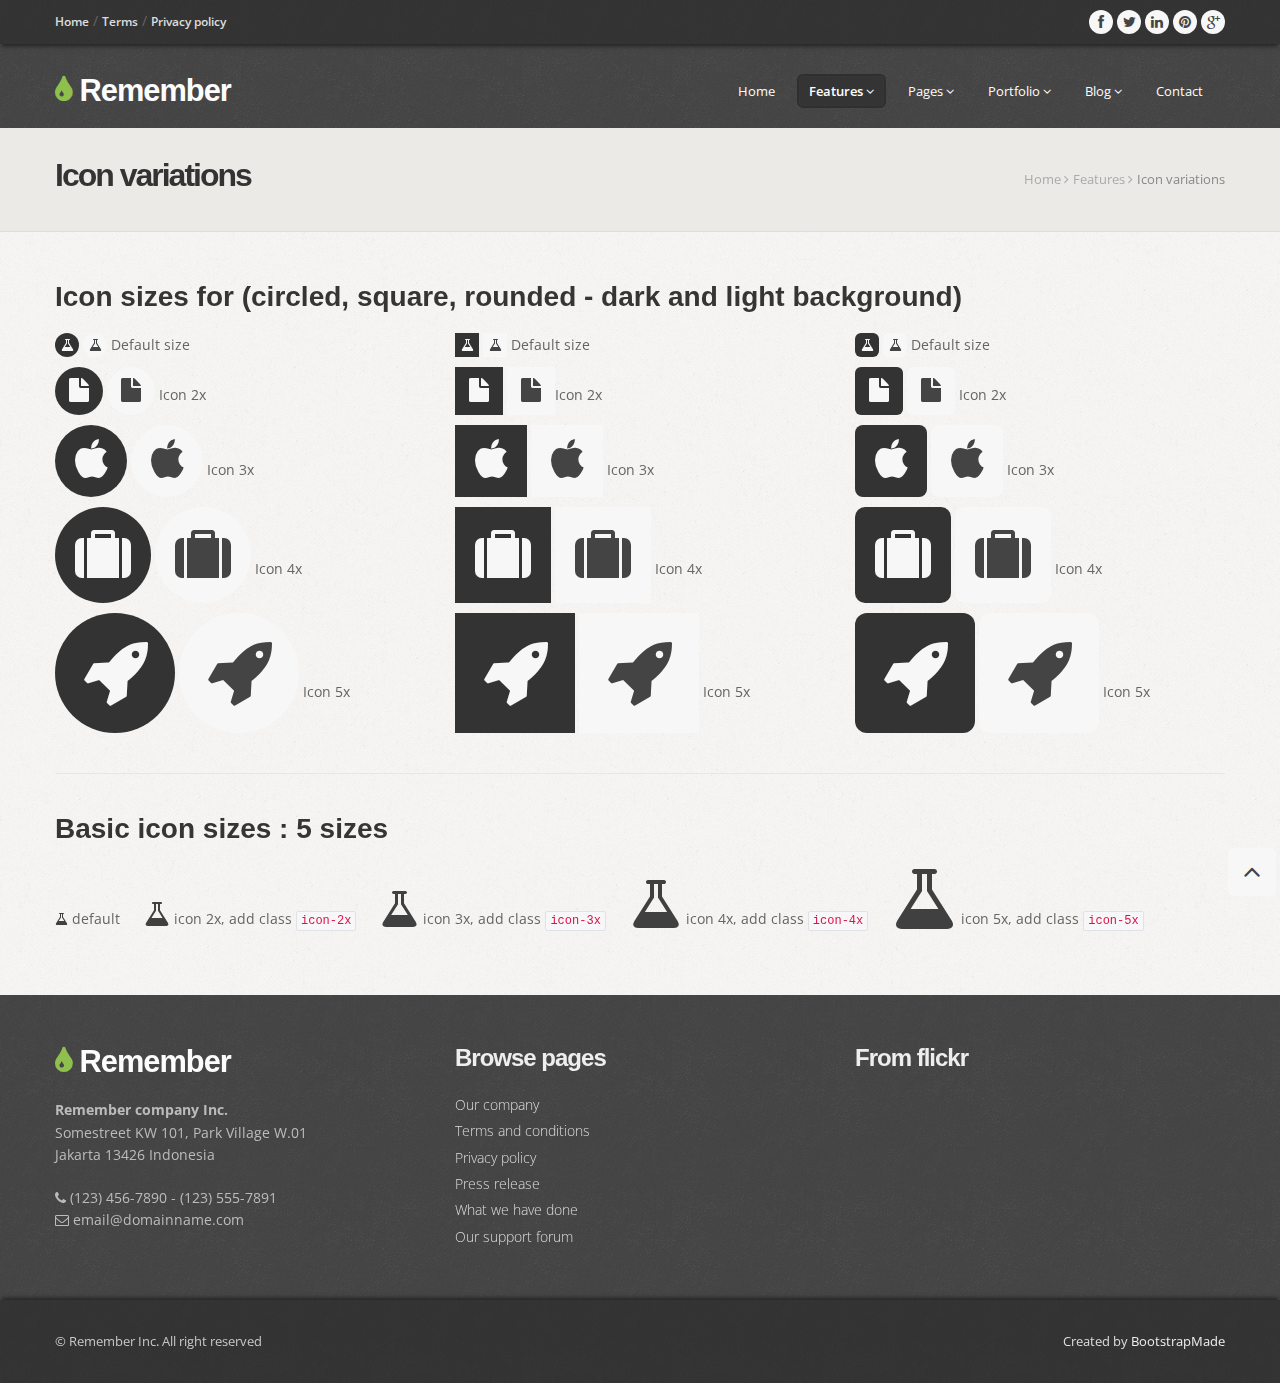
<file: icon-variations.html>
<!DOCTYPE html>
<html lang="en">

<head>
  <meta charset="utf-8">
  <title>Remember - Multipurpose bootstrap site template</title>
  <meta name="viewport" content="width=device-width, initial-scale=1.0" />
  <meta name="description" content="Your page description here" />
  <meta name="author" content="" />

  <!-- css -->
  <link href="css/bootstrap.css" rel="stylesheet" />
  <link href="css/bootstrap-responsive.css" rel="stylesheet" />
  <link href="https://fonts.googleapis.com/css?family=Open+Sans:300,400,600,700" rel="stylesheet">
  <link href="css/style.css" rel="stylesheet">

  <!-- Theme skin -->
  <link id="t-colors" href="color/default.css" rel="stylesheet" />

  <!-- Fav and touch icons -->
  <link rel="apple-touch-icon-precomposed" sizes="144x144" href="ico/apple-touch-icon-144-precomposed.png" />
  <link rel="apple-touch-icon-precomposed" sizes="114x114" href="ico/apple-touch-icon-114-precomposed.png" />
  <link rel="apple-touch-icon-precomposed" sizes="72x72" href="ico/apple-touch-icon-72-precomposed.png" />
  <link rel="apple-touch-icon-precomposed" href="ico/apple-touch-icon-57-precomposed.png" />
  <link rel="shortcut icon" href="ico/favicon.png" />

  <!-- =======================================================
    Theme Name: Remember
    Theme URL: https://bootstrapmade.com/remember-free-multipurpose-bootstrap-template/
    Author: BootstrapMade.com
    Author URL: https://bootstrapmade.com
  ======================================================= -->
</head>

<body>

  <div id="wrapper">
    <!-- start header -->
    <header>
      <div class="top">
        <div class="container">
          <div class="row">
            <div class="span6">
              <ul class="topmenu">
                <li><a href="#">Home</a> &#47;</li>
                <li><a href="#">Terms</a> &#47;</li>
                <li><a href="#">Privacy policy</a></li>
              </ul>
            </div>
            <div class="span6">

              <ul class="social-network">
                <li><a href="#" data-placement="bottom" title="Facebook"><i class="icon-circled icon-bglight icon-facebook"></i></a></li>
                <li><a href="#" data-placement="bottom" title="Twitter"><i class="icon-circled icon-bglight icon-twitter"></i></a></li>
                <li><a href="#" data-placement="bottom" title="Linkedin"><i class="icon-circled icon-linkedin icon-bglight"></i></a></li>
                <li><a href="#" data-placement="bottom" title="Pinterest"><i class="icon-circled icon-pinterest  icon-bglight"></i></a></li>
                <li><a href="#" data-placement="bottom" title="Google +"><i class="icon-circled icon-google-plus icon-bglight"></i></a></li>
              </ul>

            </div>
          </div>
        </div>
      </div>
      <div class="container">


        <div class="row nomargin">
          <div class="span4">
            <div class="logo">
              <h1><a href="index.html"><i class="icon-tint"></i> Remember</a></h1>
            </div>
          </div>
          <div class="span8">
            <div class="navbar navbar-static-top">
              <div class="navigation">
                <nav>
                  <ul class="nav topnav">
                    <li><a href="index.html">Home</a></li>
                    <li class="dropdown active">
                      <a href="#">Features <i class="icon-angle-down"></i></a>
                      <ul class="dropdown-menu">
                        <li><a href="typography.html">Typography</a></li>
                        <li><a href="components.html">Components</a></li>
                        <li><a href="icons.html">Icons</a></li>
                        <li><a href="icon-variations.html">Icon variations</a></li>

                      </ul>
                    </li>
                    <li class="dropdown">
                      <a href="#">Pages <i class="icon-angle-down"></i></a>
                      <ul class="dropdown-menu">
                        <li><a href="about.html">About us</a></li>
                        <li><a href="pricingbox.html">Pricing boxes</a></li>
                        <li><a href="testimonials.html">Testimonials</a></li>
                        <li><a href="404.html">404</a></li>
                      </ul>
                    </li>
                    <li class="dropdown">
                      <a href="#">Portfolio <i class="icon-angle-down"></i></a>
                      <ul class="dropdown-menu">
                        <li><a href="portfolio-2cols.html">Portfolio 2 columns</a></li>
                        <li><a href="portfolio-3cols.html">Portfolio 3 columns</a></li>
                        <li><a href="portfolio-4cols.html">Portfolio 4 columns</a></li>
                        <li><a href="portfolio-detail.html">Portfolio detail</a></li>
                      </ul>
                    </li>
                    <li class="dropdown">
                      <a href="#">Blog <i class="icon-angle-down"></i></a>
                      <ul class="dropdown-menu">
                        <li><a href="blog-left-sidebar.html">Blog left sidebar</a></li>
                        <li><a href="blog-right-sidebar.html">Blog right sidebar</a></li>
                        <li><a href="post-left-sidebar.html">Post left sidebar</a></li>
                        <li><a href="post-right-sidebar.html">Post right sidebar</a></li>
                      </ul>
                    </li>
                    <li>
                      <a href="contact.html">Contact </a>
                    </li>
                  </ul>
                </nav>
              </div>
              <!-- end navigation -->
            </div>
          </div>
        </div>
      </div>
    </header>
    <!-- end header -->

    <section id="inner-headline">
      <div class="container">
        <div class="row">
          <div class="span4">
            <div class="inner-heading">
              <h2>Icon variations</h2>
            </div>
          </div>
          <div class="span8">
            <ul class="breadcrumb">
              <li><a href="index.html">Home</a> <i class="icon-angle-right"></i></li>
              <li><a href="#">Features</a> <i class="icon-angle-right"></i></li>
              <li class="active">Icon variations</li>
            </ul>
          </div>
        </div>
      </div>
    </section>

    <section id="content">
      <div class="container">
        <div class="row">
          <div class="span12">



            <h4>Icon sizes for (circled, square, rounded - dark and light background)</h4>

            <div class="row">
              <div class="span4">
                <p><i class="icon-circled icon-bgdark icon-beaker"></i> <i class="icon-circled icon-bglight icon-beaker"></i> Default size</p>
                <p><i class="icon-circled icon-bgdark icon-2x icon-file"></i> <i class="icon-circled icon-bglight icon-2x icon-file"></i> Icon 2x</p>
                <p><i class="icon-circled icon-bgdark icon-apple icon-3x"></i> <i class="icon-circled icon-bglight icon-3x icon-apple"></i> Icon 3x</p>
                <p><i class="icon-circled icon-bgdark icon-suitcase icon-4x"></i> <i class="icon-circled icon-bglight icon-4x icon-suitcase"></i> Icon 4x</p>
                <p><i class="icon-circled icon-bgdark icon-rocket icon-5x"></i> <i class="icon-circled icon-bglight icon-5x icon-rocket"></i> Icon 5x</p>
              </div>
              <div class="span4">
                <p><i class="icon-square icon-bgdark icon-beaker"></i> <i class="icon-square icon-bglight icon-beaker"></i> Default size</p>
                <p><i class="icon-square icon-bgdark icon-file icon-2x"></i> <i class="icon-square icon-bglight icon-file icon-2x"></i>Icon 2x</p>
                <p><i class="icon-square icon-bgdark icon-apple icon-3x"></i> <i class="icon-square icon-bglight icon-apple icon-3x"></i> Icon 3x</p>
                <p><i class="icon-square icon-bgdark icon-suitcase icon-4x"></i> <i class="icon-square icon-bglight icon-suitcase icon-4x"></i> Icon 4x</p>
                <p><i class="icon-square icon-bgdark icon-rocket icon-5x"></i> <i class="icon-square icon-bglight icon-rocket icon-5x"></i> Icon 5x</p>
              </div>
              <div class="span4">
                <p><i class="icon-rounded icon-bgdark icon-beaker"></i> <i class="icon-rounded icon-bglight icon-beaker"></i> Default size</p>
                <p><i class="icon-rounded icon-bgdark icon-file icon-2x"></i> <i class="icon-rounded icon-bglight icon-file icon-2x"></i> Icon 2x</p>
                <p><i class="icon-rounded icon-bgdark icon-apple icon-3x"></i> <i class="icon-rounded icon-bglight icon-apple icon-3x"></i> Icon 3x</p>
                <p><i class="icon-rounded icon-bgdark icon-suitcase icon-4x"></i> <i class="icon-rounded icon-bglight icon-suitcase icon-4x"></i> Icon 4x</p>
                <p><i class="icon-rounded icon-bgdark icon-rocket icon-5x"></i> <i class="icon-rounded icon-bglight icon-rocket icon-5x"></i> Icon 5x</p>
              </div>

              <!-- divider -->
              <div class="span12 margintop30">
                <div class="solidline"></div>
                <div class="blankline30"></div>
              </div>
              <!-- end divider -->


              <div class="span12 demoinline">
                <h4>Basic icon sizes : 5 sizes</h4>
                <p><i class="icon-beaker"></i> default</p>
                <p><i class="icon-beaker icon-2x"></i> icon 2x, add class <code>icon-2x</code></p>
                <p><i class="icon-beaker icon-3x"></i> icon 3x, add class <code>icon-3x</code></p>
                <p><i class="icon-beaker icon-4x"></i> icon 4x, add class <code>icon-4x</code></p>
                <p><i class="icon-beaker icon-5x"></i> icon 5x, add class <code>icon-5x</code></p>
              </div>

            </div>


          </div>
          <!-- end span12 -->
        </div>
      </div>
    </section>

    <footer>
      <div class="container">
        <div class="row">
          <div class="span4">
            <div class="widget">
              <div class="footer_logo">
                <h3><a href="index.html"><i class="icon-tint"></i> Remember</a></h3>
              </div>
              <address>
							  <strong>Remember company Inc.</strong><br>
  							Somestreet KW 101, Park Village W.01<br>
  							Jakarta 13426 Indonesia
  						</address>
              <p>
                <i class="icon-phone"></i> (123) 456-7890 - (123) 555-7891 <br>
                <i class="icon-envelope-alt"></i> email@domainname.com
              </p>
            </div>
          </div>
          <div class="span4">
            <div class="widget">
              <h5 class="widgetheading">Browse pages</h5>
              <ul class="link-list">
                <li><a href="#">Our company</a></li>
                <li><a href="#">Terms and conditions</a></li>
                <li><a href="#">Privacy policy</a></li>
                <li><a href="#">Press release</a></li>
                <li><a href="#">What we have done</a></li>
                <li><a href="#">Our support forum</a></li>
              </ul>

            </div>
          </div>
          <div class="span4">
            <div class="widget">
              <h5 class="widgetheading">From flickr</h5>
              <div class="flickr_badge">
                <script type="text/javascript" src="http://www.flickr.com/badge_code_v2.gne?count=8&amp;display=random&amp;size=s&amp;layout=x&amp;source=user&amp;user=34178660@N03"></script>
              </div>
              <div class="clear"></div>
            </div>
          </div>
        </div>
      </div>
      <div id="sub-footer">
        <div class="container">
          <div class="row">
            <div class="span6">
              <div class="copyright">
                <p><span>&copy; Remember Inc. All right reserved</span></p>
              </div>

            </div>

            <div class="span6">
              <div class="credits">
                <!--
                  All the links in the footer should remain intact.
                  You can delete the links only if you purchased the pro version.
                  Licensing information: https://bootstrapmade.com/license/
                  Purchase the pro version with working PHP/AJAX contact form: https://bootstrapmade.com/buy/?theme=Remember
                -->
                Created by <a href="https://bootstrapmade.com/">BootstrapMade</a>
              </div>
            </div>
          </div>
        </div>
      </div>
    </footer>
  </div>
  <a href="#" class="scrollup"><i class="icon-angle-up icon-rounded icon-bglight icon-2x"></i></a>

  <!-- javascript
    ================================================== -->
  <!-- Placed at the end of the document so the pages load faster -->
  <script src="js/jquery.js"></script>
  <script src="js/jquery.easing.1.3.js"></script>
  <script src="js/bootstrap.js"></script>
  <script src="js/modernizr.custom.js"></script>
  <script src="js/toucheffects.js"></script>
  <script src="js/google-code-prettify/prettify.js"></script>
  <script src="js/jquery.prettyPhoto.js"></script>
  <script src="js/portfolio/jquery.quicksand.js"></script>
  <script src="js/portfolio/setting.js"></script>
  <script src="js/animate.js"></script>

  <!-- Template Custom JavaScript File -->
  <script src="js/custom.js"></script>

</body>

</html>
</file>
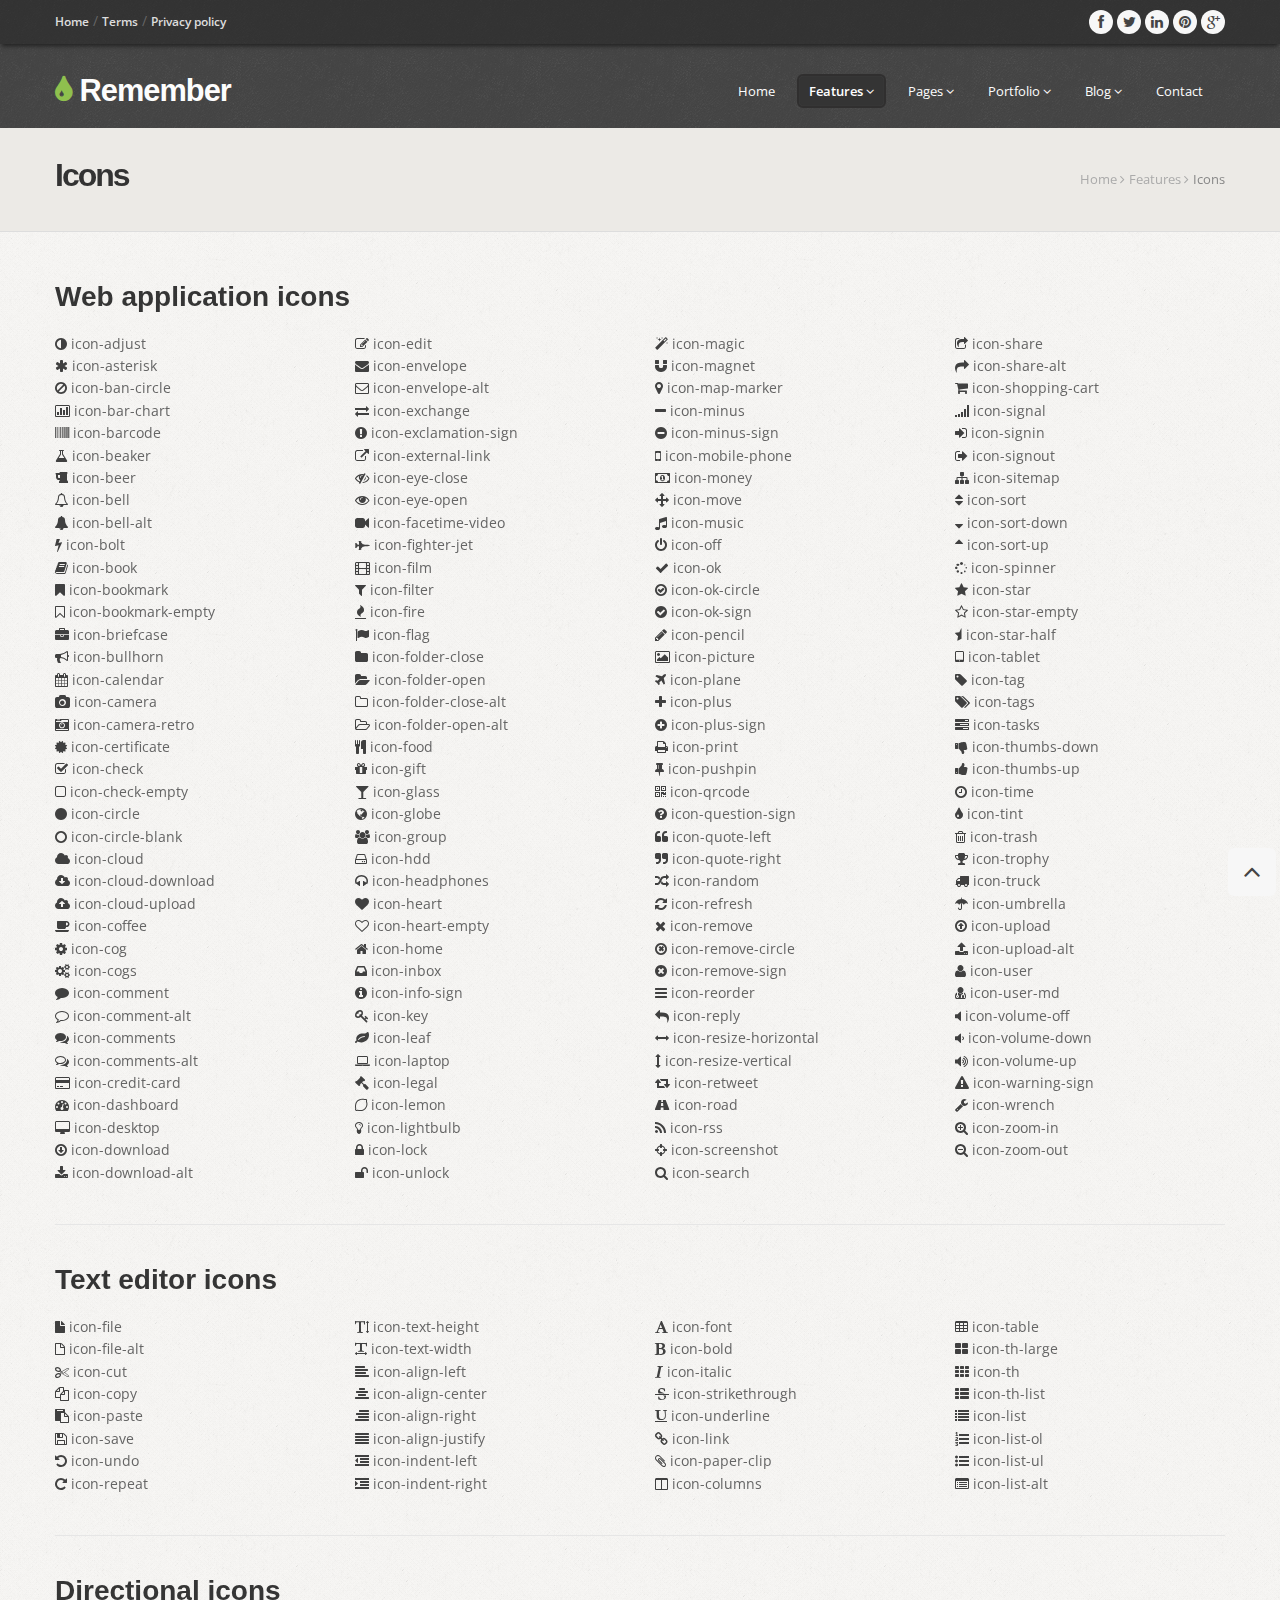
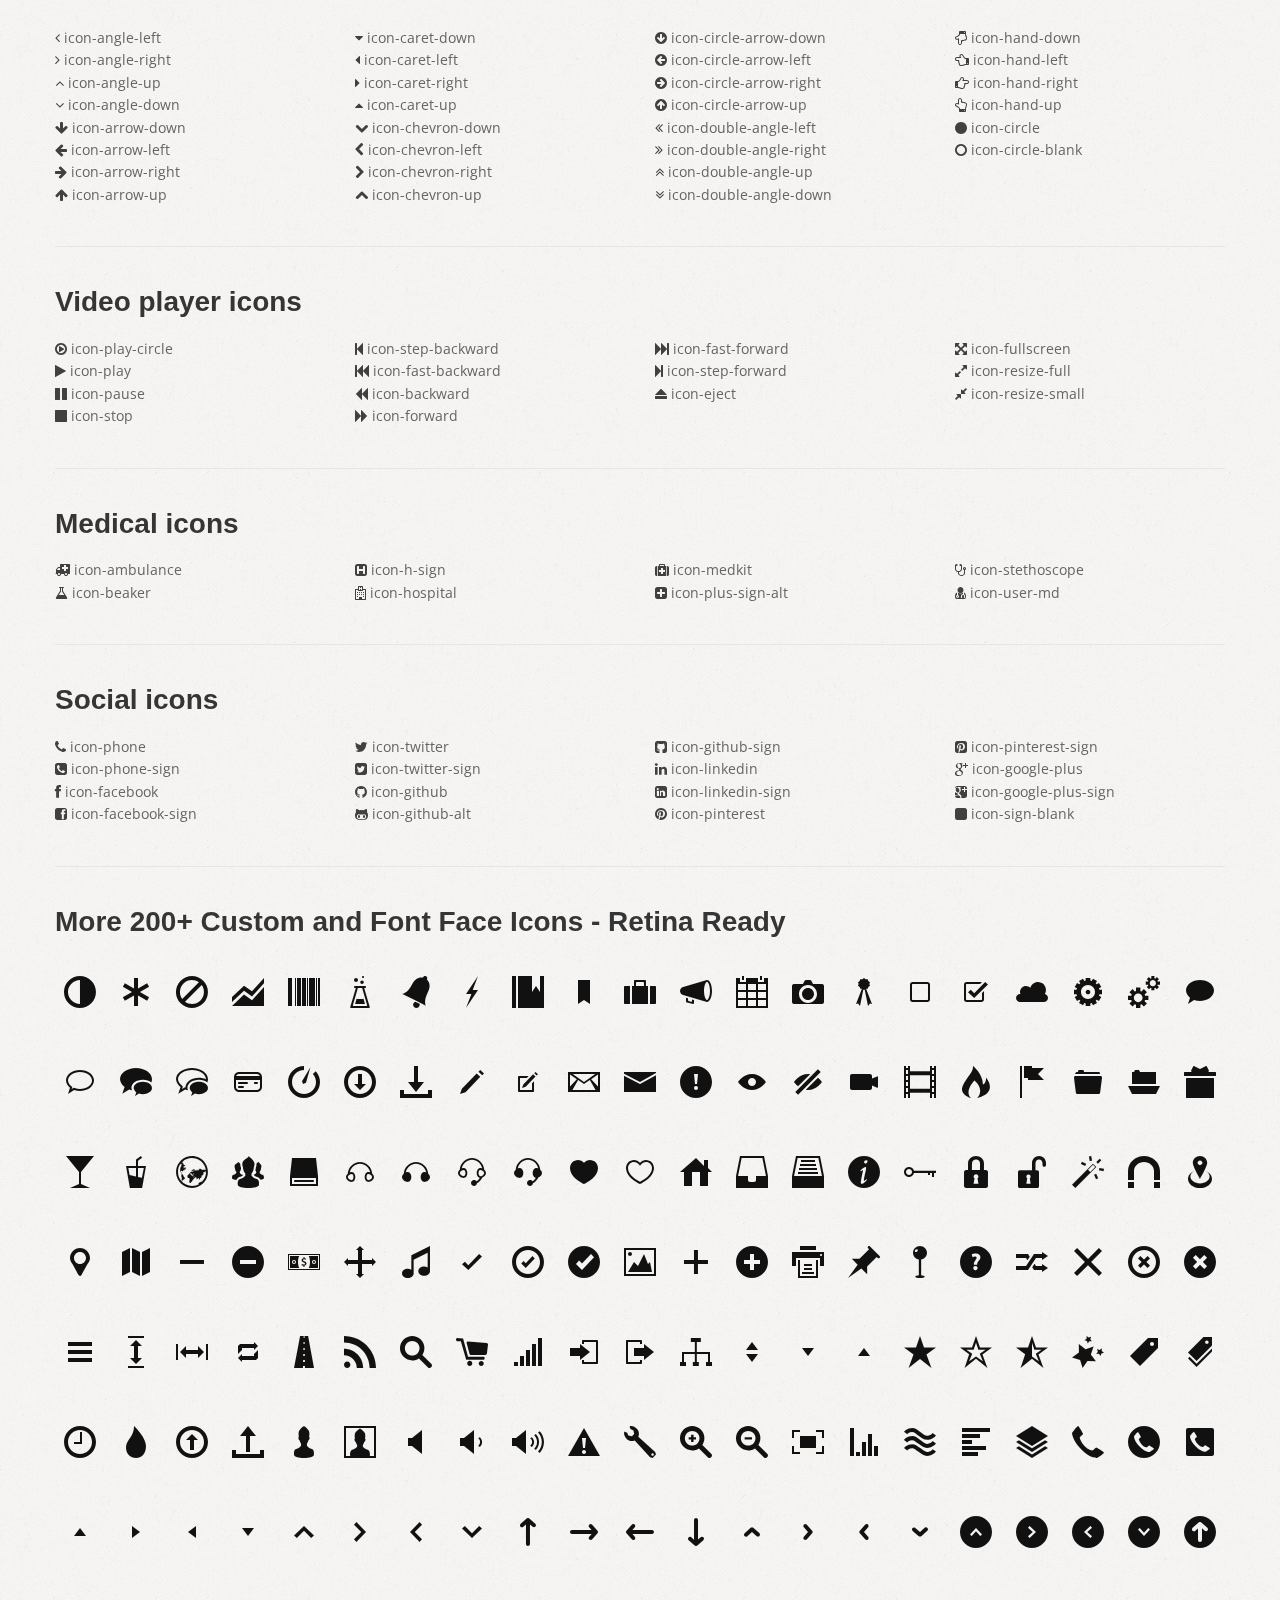
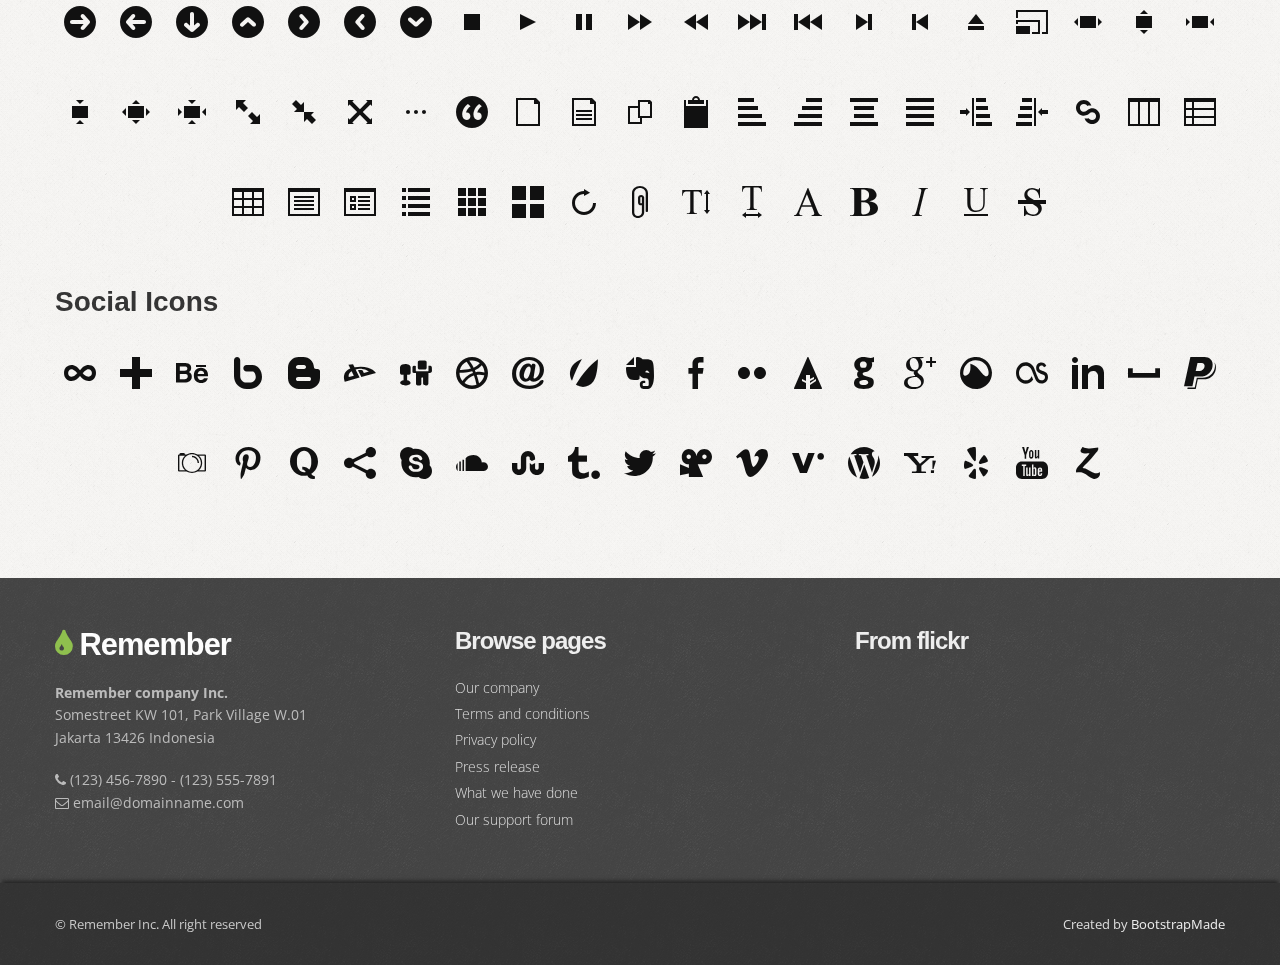
<file: icons.html>
<!DOCTYPE html>
<html lang="en">

<head>
  <meta charset="utf-8">
  <title>Remember - Multipurpose bootstrap site template</title>
  <meta name="viewport" content="width=device-width, initial-scale=1.0" />
  <meta name="description" content="Your page description here" />
  <meta name="author" content="" />

  <!-- css -->
  <link href="css/bootstrap.css" rel="stylesheet" />
  <link href="css/bootstrap-responsive.css" rel="stylesheet" />
  <link href="css/prettyPhoto.css" rel="stylesheet" />
  <link href="https://fonts.googleapis.com/css?family=Open+Sans:300,400,600,700" rel="stylesheet">
  <link href="css/style.css" rel="stylesheet">

  <!-- Theme skin -->
  <link id="t-colors" href="color/default.css" rel="stylesheet" />

  <!-- Fav and touch icons -->
  <link rel="apple-touch-icon-precomposed" sizes="144x144" href="ico/apple-touch-icon-144-precomposed.png" />
  <link rel="apple-touch-icon-precomposed" sizes="114x114" href="ico/apple-touch-icon-114-precomposed.png" />
  <link rel="apple-touch-icon-precomposed" sizes="72x72" href="ico/apple-touch-icon-72-precomposed.png" />
  <link rel="apple-touch-icon-precomposed" href="ico/apple-touch-icon-57-precomposed.png" />
  <link rel="shortcut icon" href="ico/favicon.png" />

  <!-- =======================================================
    Theme Name: Remember
    Theme URL: https://bootstrapmade.com/remember-free-multipurpose-bootstrap-template/
    Author: BootstrapMade.com
    Author URL: https://bootstrapmade.com
  ======================================================= -->
</head>

<body>

  <div id="wrapper">
    <!-- start header -->
    <header>
      <div class="top">
        <div class="container">
          <div class="row">
            <div class="span6">
              <ul class="topmenu">
                <li><a href="#">Home</a> &#47;</li>
                <li><a href="#">Terms</a> &#47;</li>
                <li><a href="#">Privacy policy</a></li>
              </ul>
            </div>
            <div class="span6">

              <ul class="social-network">
                <li><a href="#" data-placement="bottom" title="Facebook"><i class="icon-circled icon-bglight icon-facebook"></i></a></li>
                <li><a href="#" data-placement="bottom" title="Twitter"><i class="icon-circled icon-bglight icon-twitter"></i></a></li>
                <li><a href="#" data-placement="bottom" title="Linkedin"><i class="icon-circled icon-linkedin icon-bglight"></i></a></li>
                <li><a href="#" data-placement="bottom" title="Pinterest"><i class="icon-circled icon-pinterest  icon-bglight"></i></a></li>
                <li><a href="#" data-placement="bottom" title="Google +"><i class="icon-circled icon-google-plus icon-bglight"></i></a></li>
              </ul>

            </div>
          </div>
        </div>
      </div>
      <div class="container">


        <div class="row nomargin">
          <div class="span4">
            <div class="logo">
              <h1><a href="index.html"><i class="icon-tint"></i> Remember</a></h1>
            </div>
          </div>
          <div class="span8">
            <div class="navbar navbar-static-top">
              <div class="navigation">
                <nav>
                  <ul class="nav topnav">
                    <li><a href="index.html">Home</a></li>
                    <li class="dropdown active">
                      <a href="#">Features <i class="icon-angle-down"></i></a>
                      <ul class="dropdown-menu">
                        <li><a href="typography.html">Typography</a></li>
                        <li><a href="components.html">Components</a></li>
                        <li><a href="icons.html">Icons</a></li>
                        <li><a href="icon-variations.html">Icon variations</a></li>

                      </ul>
                    </li>
                    <li class="dropdown">
                      <a href="#">Pages <i class="icon-angle-down"></i></a>
                      <ul class="dropdown-menu">
                        <li><a href="about.html">About us</a></li>
                        <li><a href="pricingbox.html">Pricing boxes</a></li>
                        <li><a href="404.html">404</a></li>
                      </ul>
                    </li>
                    <li class="dropdown">
                      <a href="#">Portfolio <i class="icon-angle-down"></i></a>
                      <ul class="dropdown-menu">
                        <li><a href="portfolio-2cols.html">Portfolio 2 columns</a></li>
                        <li><a href="portfolio-3cols.html">Portfolio 3 columns</a></li>
                        <li><a href="portfolio-4cols.html">Portfolio 4 columns</a></li>
                        <li><a href="portfolio-detail.html">Portfolio detail</a></li>
                      </ul>
                    </li>
                    <li class="dropdown">
                      <a href="#">Blog <i class="icon-angle-down"></i></a>
                      <ul class="dropdown-menu">
                        <li><a href="blog-left-sidebar.html">Blog left sidebar</a></li>
                        <li><a href="blog-right-sidebar.html">Blog right sidebar</a></li>
                        <li><a href="post-left-sidebar.html">Post left sidebar</a></li>
                        <li><a href="post-right-sidebar.html">Post right sidebar</a></li>
                      </ul>
                    </li>
                    <li>
                      <a href="contact.html">Contact </a>
                    </li>
                  </ul>
                </nav>
              </div>
              <!-- end navigation -->
            </div>
          </div>
        </div>
      </div>
    </header>
    <!-- end header -->

    <section id="inner-headline">
      <div class="container">
        <div class="row">
          <div class="span4">
            <div class="inner-heading">
              <h2>Icons</h2>
            </div>
          </div>
          <div class="span8">
            <ul class="breadcrumb">
              <li><a href="index.html">Home</a> <i class="icon-angle-right"></i></li>
              <li><a href="#">Features</a> <i class="icon-angle-right"></i></li>
              <li class="active">Icons</li>
            </ul>
          </div>
        </div>
      </div>
    </section>

    <section id="content">
      <div class="container">
        <div class="row">
          <div class="span12">
            <h4>Web application icons</h4>

            <div class="row">
              <div class="span3">
                <ul class="the-icons">
                  <li><i class="icon-adjust"></i> icon-adjust</li>
                  <li><i class="icon-asterisk"></i> icon-asterisk</li>
                  <li><i class="icon-ban-circle"></i> icon-ban-circle</li>
                  <li><i class="icon-bar-chart"></i> icon-bar-chart</li>
                  <li><i class="icon-barcode"></i> icon-barcode</li>
                  <li><i class="icon-beaker"></i> icon-beaker</li>
                  <li><i class="icon-beer"></i> icon-beer</li>
                  <li><i class="icon-bell"></i> icon-bell</li>
                  <li><i class="icon-bell-alt"></i> icon-bell-alt</li>
                  <li><i class="icon-bolt"></i> icon-bolt</li>
                  <li><i class="icon-book"></i> icon-book</li>
                  <li><i class="icon-bookmark"></i> icon-bookmark</li>
                  <li><i class="icon-bookmark-empty"></i> icon-bookmark-empty</li>
                  <li><i class="icon-briefcase"></i> icon-briefcase</li>
                  <li><i class="icon-bullhorn"></i> icon-bullhorn</li>
                  <li><i class="icon-calendar"></i> icon-calendar</li>
                  <li><i class="icon-camera"></i> icon-camera</li>
                  <li><i class="icon-camera-retro"></i> icon-camera-retro</li>
                  <li><i class="icon-certificate"></i> icon-certificate</li>
                  <li><i class="icon-check"></i> icon-check</li>
                  <li><i class="icon-check-empty"></i> icon-check-empty</li>
                  <li><i class="icon-circle"></i> icon-circle</li>
                  <li><i class="icon-circle-blank"></i> icon-circle-blank</li>
                  <li><i class="icon-cloud"></i> icon-cloud</li>
                  <li><i class="icon-cloud-download"></i> icon-cloud-download</li>
                  <li><i class="icon-cloud-upload"></i> icon-cloud-upload</li>
                  <li><i class="icon-coffee"></i> icon-coffee</li>
                  <li><i class="icon-cog"></i> icon-cog</li>
                  <li><i class="icon-cogs"></i> icon-cogs</li>
                  <li><i class="icon-comment"></i> icon-comment</li>
                  <li><i class="icon-comment-alt"></i> icon-comment-alt</li>
                  <li><i class="icon-comments"></i> icon-comments</li>
                  <li><i class="icon-comments-alt"></i> icon-comments-alt</li>
                  <li><i class="icon-credit-card"></i> icon-credit-card</li>
                  <li><i class="icon-dashboard"></i> icon-dashboard</li>
                  <li><i class="icon-desktop"></i> icon-desktop</li>
                  <li><i class="icon-download"></i> icon-download</li>
                  <li><i class="icon-download-alt"></i> icon-download-alt</li>
                </ul>
              </div>
              <div class="span3">
                <ul class="the-icons">
                  <li><i class="icon-edit"></i> icon-edit</li>
                  <li><i class="icon-envelope"></i> icon-envelope</li>
                  <li><i class="icon-envelope-alt"></i> icon-envelope-alt</li>
                  <li><i class="icon-exchange"></i> icon-exchange</li>
                  <li><i class="icon-exclamation-sign"></i> icon-exclamation-sign</li>
                  <li><i class="icon-external-link"></i> icon-external-link</li>
                  <li><i class="icon-eye-close"></i> icon-eye-close</li>
                  <li><i class="icon-eye-open"></i> icon-eye-open</li>
                  <li><i class="icon-facetime-video"></i> icon-facetime-video</li>
                  <li><i class="icon-fighter-jet"></i> icon-fighter-jet</li>
                  <li><i class="icon-film"></i> icon-film</li>
                  <li><i class="icon-filter"></i> icon-filter</li>
                  <li><i class="icon-fire"></i> icon-fire</li>
                  <li><i class="icon-flag"></i> icon-flag</li>
                  <li><i class="icon-folder-close"></i> icon-folder-close</li>
                  <li><i class="icon-folder-open"></i> icon-folder-open</li>
                  <li><i class="icon-folder-close-alt"></i> icon-folder-close-alt</li>
                  <li><i class="icon-folder-open-alt"></i> icon-folder-open-alt</li>
                  <li><i class="icon-food"></i> icon-food</li>
                  <li><i class="icon-gift"></i> icon-gift</li>
                  <li><i class="icon-glass"></i> icon-glass</li>
                  <li><i class="icon-globe"></i> icon-globe</li>
                  <li><i class="icon-group"></i> icon-group</li>
                  <li><i class="icon-hdd"></i> icon-hdd</li>
                  <li><i class="icon-headphones"></i> icon-headphones</li>
                  <li><i class="icon-heart"></i> icon-heart</li>
                  <li><i class="icon-heart-empty"></i> icon-heart-empty</li>
                  <li><i class="icon-home"></i> icon-home</li>
                  <li><i class="icon-inbox"></i> icon-inbox</li>
                  <li><i class="icon-info-sign"></i> icon-info-sign</li>
                  <li><i class="icon-key"></i> icon-key</li>
                  <li><i class="icon-leaf"></i> icon-leaf</li>
                  <li><i class="icon-laptop"></i> icon-laptop</li>
                  <li><i class="icon-legal"></i> icon-legal</li>
                  <li><i class="icon-lemon"></i> icon-lemon</li>
                  <li><i class="icon-lightbulb"></i> icon-lightbulb</li>
                  <li><i class="icon-lock"></i> icon-lock</li>
                  <li><i class="icon-unlock"></i> icon-unlock</li>
                </ul>
              </div>
              <div class="span3">
                <ul class="the-icons">
                  <li><i class="icon-magic"></i> icon-magic</li>
                  <li><i class="icon-magnet"></i> icon-magnet</li>
                  <li><i class="icon-map-marker"></i> icon-map-marker</li>
                  <li><i class="icon-minus"></i> icon-minus</li>
                  <li><i class="icon-minus-sign"></i> icon-minus-sign</li>
                  <li><i class="icon-mobile-phone"></i> icon-mobile-phone</li>
                  <li><i class="icon-money"></i> icon-money</li>
                  <li><i class="icon-move"></i> icon-move</li>
                  <li><i class="icon-music"></i> icon-music</li>
                  <li><i class="icon-off"></i> icon-off</li>
                  <li><i class="icon-ok"></i> icon-ok</li>
                  <li><i class="icon-ok-circle"></i> icon-ok-circle</li>
                  <li><i class="icon-ok-sign"></i> icon-ok-sign</li>
                  <li><i class="icon-pencil"></i> icon-pencil</li>
                  <li><i class="icon-picture"></i> icon-picture</li>
                  <li><i class="icon-plane"></i> icon-plane</li>
                  <li><i class="icon-plus"></i> icon-plus</li>
                  <li><i class="icon-plus-sign"></i> icon-plus-sign</li>
                  <li><i class="icon-print"></i> icon-print</li>
                  <li><i class="icon-pushpin"></i> icon-pushpin</li>
                  <li><i class="icon-qrcode"></i> icon-qrcode</li>
                  <li><i class="icon-question-sign"></i> icon-question-sign</li>
                  <li><i class="icon-quote-left"></i> icon-quote-left</li>
                  <li><i class="icon-quote-right"></i> icon-quote-right</li>
                  <li><i class="icon-random"></i> icon-random</li>
                  <li><i class="icon-refresh"></i> icon-refresh</li>
                  <li><i class="icon-remove"></i> icon-remove</li>
                  <li><i class="icon-remove-circle"></i> icon-remove-circle</li>
                  <li><i class="icon-remove-sign"></i> icon-remove-sign</li>
                  <li><i class="icon-reorder"></i> icon-reorder</li>
                  <li><i class="icon-reply"></i> icon-reply</li>
                  <li><i class="icon-resize-horizontal"></i> icon-resize-horizontal</li>
                  <li><i class="icon-resize-vertical"></i> icon-resize-vertical</li>
                  <li><i class="icon-retweet"></i> icon-retweet</li>
                  <li><i class="icon-road"></i> icon-road</li>
                  <li><i class="icon-rss"></i> icon-rss</li>
                  <li><i class="icon-screenshot"></i> icon-screenshot</li>
                  <li><i class="icon-search"></i> icon-search</li>
                </ul>
              </div>
              <div class="span3">
                <ul class="the-icons">
                  <li><i class="icon-share"></i> icon-share</li>
                  <li><i class="icon-share-alt"></i> icon-share-alt</li>
                  <li><i class="icon-shopping-cart"></i> icon-shopping-cart</li>
                  <li><i class="icon-signal"></i> icon-signal</li>
                  <li><i class="icon-signin"></i> icon-signin</li>
                  <li><i class="icon-signout"></i> icon-signout</li>
                  <li><i class="icon-sitemap"></i> icon-sitemap</li>
                  <li><i class="icon-sort"></i> icon-sort</li>
                  <li><i class="icon-sort-down"></i> icon-sort-down</li>
                  <li><i class="icon-sort-up"></i> icon-sort-up</li>
                  <li><i class="icon-spinner"></i> icon-spinner</li>
                  <li><i class="icon-star"></i> icon-star</li>
                  <li><i class="icon-star-empty"></i> icon-star-empty</li>
                  <li><i class="icon-star-half"></i> icon-star-half</li>
                  <li><i class="icon-tablet"></i> icon-tablet</li>
                  <li><i class="icon-tag"></i> icon-tag</li>
                  <li><i class="icon-tags"></i> icon-tags</li>
                  <li><i class="icon-tasks"></i> icon-tasks</li>
                  <li><i class="icon-thumbs-down"></i> icon-thumbs-down</li>
                  <li><i class="icon-thumbs-up"></i> icon-thumbs-up</li>
                  <li><i class="icon-time"></i> icon-time</li>
                  <li><i class="icon-tint"></i> icon-tint</li>
                  <li><i class="icon-trash"></i> icon-trash</li>
                  <li><i class="icon-trophy"></i> icon-trophy</li>
                  <li><i class="icon-truck"></i> icon-truck</li>
                  <li><i class="icon-umbrella"></i> icon-umbrella</li>
                  <li><i class="icon-upload"></i> icon-upload</li>
                  <li><i class="icon-upload-alt"></i> icon-upload-alt</li>
                  <li><i class="icon-user"></i> icon-user</li>
                  <li><i class="icon-user-md"></i> icon-user-md</li>
                  <li><i class="icon-volume-off"></i> icon-volume-off</li>
                  <li><i class="icon-volume-down"></i> icon-volume-down</li>
                  <li><i class="icon-volume-up"></i> icon-volume-up</li>
                  <li><i class="icon-warning-sign"></i> icon-warning-sign</li>
                  <li><i class="icon-wrench"></i> icon-wrench</li>
                  <li><i class="icon-zoom-in"></i> icon-zoom-in</li>
                  <li><i class="icon-zoom-out"></i> icon-zoom-out</li>
                </ul>
              </div>


            </div>

            <!-- divider -->
            <div class="row">
              <div class="span12">
                <div class="solidline"></div>
              </div>
            </div>
            <!-- end divider -->


            <h4>Text editor icons</h4>
            <div class="row">
              <div class="span3">
                <ul class="the-icons">
                  <li><i class="icon-file"></i> icon-file</li>
                  <li><i class="icon-file-alt"></i> icon-file-alt</li>
                  <li><i class="icon-cut"></i> icon-cut</li>
                  <li><i class="icon-copy"></i> icon-copy</li>
                  <li><i class="icon-paste"></i> icon-paste</li>
                  <li><i class="icon-save"></i> icon-save</li>
                  <li><i class="icon-undo"></i> icon-undo</li>
                  <li><i class="icon-repeat"></i> icon-repeat</li>
                </ul>
              </div>
              <div class="span3">
                <ul class="the-icons">
                  <li><i class="icon-text-height"></i> icon-text-height</li>
                  <li><i class="icon-text-width"></i> icon-text-width</li>
                  <li><i class="icon-align-left"></i> icon-align-left</li>
                  <li><i class="icon-align-center"></i> icon-align-center</li>
                  <li><i class="icon-align-right"></i> icon-align-right</li>
                  <li><i class="icon-align-justify"></i> icon-align-justify</li>
                  <li><i class="icon-indent-left"></i> icon-indent-left</li>
                  <li><i class="icon-indent-right"></i> icon-indent-right</li>
                </ul>
              </div>
              <div class="span3">
                <ul class="the-icons">
                  <li><i class="icon-font"></i> icon-font</li>
                  <li><i class="icon-bold"></i> icon-bold</li>
                  <li><i class="icon-italic"></i> icon-italic</li>
                  <li><i class="icon-strikethrough"></i> icon-strikethrough</li>
                  <li><i class="icon-underline"></i> icon-underline</li>
                  <li><i class="icon-link"></i> icon-link</li>
                  <li><i class="icon-paper-clip"></i> icon-paper-clip</li>
                  <li><i class="icon-columns"></i> icon-columns</li>
                </ul>
              </div>
              <div class="span3">
                <ul class="the-icons">
                  <li><i class="icon-table"></i> icon-table</li>
                  <li><i class="icon-th-large"></i> icon-th-large</li>
                  <li><i class="icon-th"></i> icon-th</li>
                  <li><i class="icon-th-list"></i> icon-th-list</li>
                  <li><i class="icon-list"></i> icon-list</li>
                  <li><i class="icon-list-ol"></i> icon-list-ol</li>
                  <li><i class="icon-list-ul"></i> icon-list-ul</li>
                  <li><i class="icon-list-alt"></i> icon-list-alt</li>
                </ul>
              </div>

            </div>

            <!-- divider -->
            <div class="row">
              <div class="span12">
                <div class="solidline"></div>
              </div>
            </div>
            <!-- end divider -->

            <h4>Directional icons</h4>

            <div class="row">
              <div class="span3">
                <ul class="the-icons">
                  <li><i class="icon-angle-left"></i> icon-angle-left</li>
                  <li><i class="icon-angle-right"></i> icon-angle-right</li>
                  <li><i class="icon-angle-up"></i> icon-angle-up</li>
                  <li><i class="icon-angle-down"></i> icon-angle-down</li>
                  <li><i class="icon-arrow-down"></i> icon-arrow-down</li>
                  <li><i class="icon-arrow-left"></i> icon-arrow-left</li>
                  <li><i class="icon-arrow-right"></i> icon-arrow-right</li>
                  <li><i class="icon-arrow-up"></i> icon-arrow-up</li>
                </ul>
              </div>
              <div class="span3">
                <ul class="the-icons">
                  <li><i class="icon-caret-down"></i> icon-caret-down</li>
                  <li><i class="icon-caret-left"></i> icon-caret-left</li>
                  <li><i class="icon-caret-right"></i> icon-caret-right</li>
                  <li><i class="icon-caret-up"></i> icon-caret-up</li>
                  <li><i class="icon-chevron-down"></i> icon-chevron-down</li>
                  <li><i class="icon-chevron-left"></i> icon-chevron-left</li>
                  <li><i class="icon-chevron-right"></i> icon-chevron-right</li>
                  <li><i class="icon-chevron-up"></i> icon-chevron-up</li>
                </ul>
              </div>
              <div class="span3">
                <ul class="the-icons">
                  <li><i class="icon-circle-arrow-down"></i> icon-circle-arrow-down</li>
                  <li><i class="icon-circle-arrow-left"></i> icon-circle-arrow-left</li>
                  <li><i class="icon-circle-arrow-right"></i> icon-circle-arrow-right</li>
                  <li><i class="icon-circle-arrow-up"></i> icon-circle-arrow-up</li>
                  <li><i class="icon-double-angle-left"></i> icon-double-angle-left</li>
                  <li><i class="icon-double-angle-right"></i> icon-double-angle-right</li>
                  <li><i class="icon-double-angle-up"></i> icon-double-angle-up</li>
                  <li><i class="icon-double-angle-down"></i> icon-double-angle-down</li>
                </ul>
              </div>
              <div class="span3">
                <ul class="the-icons">
                  <li><i class="icon-hand-down"></i> icon-hand-down</li>
                  <li><i class="icon-hand-left"></i> icon-hand-left</li>
                  <li><i class="icon-hand-right"></i> icon-hand-right</li>
                  <li><i class="icon-hand-up"></i> icon-hand-up</li>
                  <li><i class="icon-circle"></i> icon-circle</li>
                  <li><i class="icon-circle-blank"></i> icon-circle-blank</li>
                </ul>
              </div>


            </div>

            <!-- divider -->
            <div class="row">
              <div class="span12">
                <div class="solidline"></div>
              </div>
            </div>
            <!-- end divider -->

            <h4>Video player icons</h4>

            <div class="row">
              <div class="span3">
                <ul class="the-icons">
                  <li><i class="icon-play-circle"></i> icon-play-circle</li>
                  <li><i class="icon-play"></i> icon-play</li>
                  <li><i class="icon-pause"></i> icon-pause</li>
                  <li><i class="icon-stop"></i> icon-stop</li>
                </ul>
              </div>
              <div class="span3">
                <ul class="the-icons">
                  <li><i class="icon-step-backward"></i> icon-step-backward</li>
                  <li><i class="icon-fast-backward"></i> icon-fast-backward</li>
                  <li><i class="icon-backward"></i> icon-backward</li>
                  <li><i class="icon-forward"></i> icon-forward</li>
                </ul>
              </div>
              <div class="span3">
                <ul class="the-icons">
                  <li><i class="icon-fast-forward"></i> icon-fast-forward</li>
                  <li><i class="icon-step-forward"></i> icon-step-forward</li>
                  <li><i class="icon-eject"></i> icon-eject</li>
                </ul>
              </div>
              <div class="span3">
                <ul class="the-icons">
                  <li><i class="icon-fullscreen"></i> icon-fullscreen</li>
                  <li><i class="icon-resize-full"></i> icon-resize-full</li>
                  <li><i class="icon-resize-small"></i> icon-resize-small</li>
                </ul>
              </div>


            </div>

            <!-- divider -->
            <div class="row">
              <div class="span12">
                <div class="solidline"></div>
              </div>
            </div>
            <!-- end divider -->

            <h4>Medical icons</h4>


            <div class="row">
              <div class="span3">
                <ul class="the-icons">
                  <li><i class="icon-ambulance"></i> icon-ambulance</li>
                  <li><i class="icon-beaker"></i> icon-beaker</li>
                </ul>
              </div>
              <div class="span3">
                <ul class="the-icons">
                  <li><i class="icon-h-sign"></i> icon-h-sign</li>
                  <li><i class="icon-hospital"></i> icon-hospital</li>
                </ul>
              </div>
              <div class="span3">
                <ul class="the-icons">
                  <li><i class="icon-medkit"></i> icon-medkit</li>
                  <li><i class="icon-plus-sign-alt"></i> icon-plus-sign-alt</li>
                </ul>
              </div>
              <div class="span3">
                <ul class="the-icons">
                  <li><i class="icon-stethoscope"></i> icon-stethoscope</li>
                  <li><i class="icon-user-md"></i> icon-user-md</li>
                </ul>
              </div>


            </div>

            <!-- divider -->
            <div class="row">
              <div class="span12">
                <div class="solidline"></div>
              </div>
            </div>
            <!-- end divider -->

            <h4>Social icons</h4>

            <div class="row">
              <div class="span3">
                <ul class="the-icons">
                  <li><i class="icon-phone"></i> icon-phone</li>
                  <li><i class="icon-phone-sign"></i> icon-phone-sign</li>
                  <li><i class="icon-facebook"></i> icon-facebook</li>
                  <li><i class="icon-facebook-sign"></i> icon-facebook-sign</li>
                </ul>
              </div>
              <div class="span3">
                <ul class="the-icons">
                  <li><i class="icon-twitter"></i> icon-twitter</li>
                  <li><i class="icon-twitter-sign"></i> icon-twitter-sign</li>
                  <li><i class="icon-github"></i> icon-github</li>
                  <li><i class="icon-github-alt"></i> icon-github-alt</li>
                </ul>
              </div>
              <div class="span3">
                <ul class="the-icons">
                  <li><i class="icon-github-sign"></i> icon-github-sign</li>
                  <li><i class="icon-linkedin"></i> icon-linkedin</li>
                  <li><i class="icon-linkedin-sign"></i> icon-linkedin-sign</li>
                  <li><i class="icon-pinterest"></i> icon-pinterest</li>
                </ul>
              </div>
              <div class="span3">
                <ul class="the-icons">
                  <li><i class="icon-pinterest-sign"></i> icon-pinterest-sign</li>
                  <li><i class="icon-google-plus"></i> icon-google-plus</li>
                  <li><i class="icon-google-plus-sign"></i> icon-google-plus-sign</li>
                  <li><i class="icon-sign-blank"></i> icon-sign-blank</li>
                </ul>
              </div>

            </div>

            <!-- divider -->
            <div class="row">
              <div class="span12">
                <div class="solidline"></div>
              </div>
            </div>
            <!-- end divider -->



            <!-- Start Icons Section -->
            <div class="row">
              <div class="span12">
                <h4>More 200+ Custom and Font Face Icons - Retina Ready</h4>


                <nav class="icons-example">
                  <ul>
                    <li><a href="#"><span class="font-icon-adjust"></span></a></li>
                    <li><a href="#"><span class="font-icon-asterisk"></span></a></li>
                    <li><a href="#"><span class="font-icon-ban-circle"></span></a></li>
                    <li><a href="#"><span class="font-icon-ban-chart"></span></a></li>
                    <li><a href="#"><span class="font-icon-barcode"></span></a></li>
                    <li><a href="#"><span class="font-icon-beaker"></span></a></li>
                    <li><a href="#"><span class="font-icon-bell"></span></a></li>
                    <li><a href="#"><span class="font-icon-bolt"></span></a></li>
                    <li><a href="#"><span class="font-icon-book"></span></a></li>
                    <li><a href="#"><span class="font-icon-bookmark"></span></a></li>
                    <li><a href="#"><span class="font-icon-briefcase"></span></a></li>
                    <li><a href="#"><span class="font-icon-bullhorn"></span></a></li>
                    <li><a href="#"><span class="font-icon-calendar"></span></a></li>
                    <li><a href="#"><span class="font-icon-camera"></span></a></li>
                    <li><a href="#"><span class="font-icon-certificate"></span></a></li>
                    <li><a href="#"><span class="font-icon-check-empty"></span></a></li>
                    <li><a href="#"><span class="font-icon-check"></span></a></li>
                    <li><a href="#"><span class="font-icon-cloud"></span></a></li>
                    <li><a href="#"><span class="font-icon-cog"></span></a></li>
                    <li><a href="#"><span class="font-icon-cogs"></span></a></li>
                    <li><a href="#"><span class="font-icon-comment"></span></a></li>
                    <li><a href="#"><span class="font-icon-comment-line"></span></a></li>
                    <li><a href="#"><span class="font-icon-comments"></span></a></li>
                    <li><a href="#"><span class="font-icon-comments-line"></span></a></li>
                    <li><a href="#"><span class="font-icon-credit-card"></span></a></li>
                    <li><a href="#"><span class="font-icon-dashboard"></span></a></li>
                    <li><a href="#"><span class="font-icon-download"></span></a></li>
                    <li><a href="#"><span class="font-icon-download_2"></span></a></li>
                    <li><a href="#"><span class="font-icon-edit"></span></a></li>
                    <li><a href="#"><span class="font-icon-edit-check"></span></a></li>
                    <li><a href="#"><span class="font-icon-email"></span></a></li>
                    <li><a href="#"><span class="font-icon-email_2"></span></a></li>
                    <li><a href="#"><span class="font-icon-exclamation"></span></a></li>

                    <li><a href="#"><span class="font-icon-eye"></span></a></li>
                    <li><a href="#"><span class="font-icon-eye_disable"></span></a></li>
                    <li><a href="#"><span class="font-icon-facetime"></span></a></li>
                    <li><a href="#"><span class="font-icon-film"></span></a></li>
                    <li><a href="#"><span class="font-icon-fire"></span></a></li>
                    <li><a href="#"><span class="font-icon-flag"></span></a></li>
                    <li><a href="#"><span class="font-icon-folder-close"></span></a></li>
                    <li><a href="#"><span class="font-icon-folder-open"></span></a></li>
                    <li><a href="#"><span class="font-icon-gift"></span></a></li>
                    <li><a href="#"><span class="font-icon-glass"></span></a></li>
                    <li><a href="#"><span class="font-icon-glass_2"></span></a></li>
                    <li><a href="#"><span class="font-icon-globe_line"></span></a></li>
                    <li><a href="#"><span class="font-icon-group"></span></a></li>
                    <li><a href="#"><span class="font-icon-hdd"></span></a></li>
                    <li><a href="#"><span class="font-icon-headphones-line"></span></a></li>
                    <li><a href="#"><span class="font-icon-headphones"></span></a></li>
                    <li><a href="#"><span class="font-icon-headphones-line-2"></span></a></li>
                    <li><a href="#"><span class="font-icon-headphones-2"></span></a></li>
                    <li><a href="#"><span class="font-icon-heart"></span></a></li>
                    <li><a href="#"><span class="font-icon-heart-line"></span></a></li>
                    <li><a href="#"><span class="font-icon-home"></span></a></li>
                    <li><a href="#"><span class="font-icon-inbox-empty"></span></a></li>
                    <li><a href="#"><span class="font-icon-inbox"></span></a></li>
                    <li><a href="#"><span class="font-icon-info"></span></a></li>
                    <li><a href="#"><span class="font-icon-key"></span></a></li>
                    <li><a href="#"><span class="font-icon-lock"></span></a></li>
                    <li><a href="#"><span class="font-icon-unlock"></span></a></li>
                    <li><a href="#"><span class="font-icon-magic"></span></a></li>
                    <li><a href="#"><span class="font-icon-magnet"></span></a></li>
                    <li><a href="#"><span class="font-icon-map-marker"></span></a></li>
                    <li><a href="#"><span class="font-icon-map-marker-2"></span></a></li>
                    <li><a href="#"><span class="font-icon-map"></span></a></li>

                    <li><a href="#"><span class="font-icon-minus"></span></a></li>
                    <li><a href="#"><span class="font-icon-minus-sign"></span></a></li>
                    <li><a href="#"><span class="font-icon-money"></span></a></li>
                    <li><a href="#"><span class="font-icon-move"></span></a></li>
                    <li><a href="#"><span class="font-icon-music"></span></a></li>
                    <li><a href="#"><span class="font-icon-ok"></span></a></li>
                    <li><a href="#"><span class="font-icon-ok-circle"></span></a></li>
                    <li><a href="#"><span class="font-icon-ok-sign"></span></a></li>
                    <li><a href="#"><span class="font-icon-picture"></span></a></li>
                    <li><a href="#"><span class="font-icon-plus"></span></a></li>
                    <li><a href="#"><span class="font-icon-plus-sign"></span></a></li>
                    <li><a href="#"><span class="font-icon-print"></span></a></li>
                    <li><a href="#"><span class="font-icon-pushpin"></span></a></li>
                    <li><a href="#"><span class="font-icon-pushpin-2"></span></a></li>
                    <li><a href="#"><span class="font-icon-question-sign"></span></a></li>
                    <li><a href="#"><span class="font-icon-random"></span></a></li>
                    <li><a href="#"><span class="font-icon-remove"></span></a></li>
                    <li><a href="#"><span class="font-icon-remove-circle"></span></a></li>
                    <li><a href="#"><span class="font-icon-remove-sign"></span></a></li>
                    <li><a href="#"><span class="font-icon-reorder"></span></a></li>
                    <li><a href="#"><span class="font-icon-resize-vertical"></span></a></li>
                    <li><a href="#"><span class="font-icon-resize-horizontal"></span></a></li>
                    <li><a href="#"><span class="font-icon-retweet"></span></a></li>
                    <li><a href="#"><span class="font-icon-road"></span></a></li>
                    <li><a href="#"><span class="font-icon-rss"></span></a></li>
                    <li><a href="#"><span class="font-icon-search"></span></a></li>
                    <li><a href="#"><span class="font-icon-shopping-cart"></span></a></li>
                    <li><a href="#"><span class="font-icon-signal"></span></a></li>
                    <li><a href="#"><span class="font-icon-signin"></span></a></li>
                    <li><a href="#"><span class="font-icon-signout"></span></a></li>
                    <li><a href="#"><span class="font-icon-sitemap"></span></a></li>

                    <li><a href="#"><span class="font-icon-sort"></span></a></li>
                    <li><a href="#"><span class="font-icon-sort-down"></span></a></li>
                    <li><a href="#"><span class="font-icon-sort-up"></span></a></li>
                    <li><a href="#"><span class="font-icon-star"></span></a></li>
                    <li><a href="#"><span class="font-icon-star-line"></span></a></li>
                    <li><a href="#"><span class="font-icon-star-half"></span></a></li>
                    <li><a href="#"><span class="font-icon-stars"></span></a></li>
                    <li><a href="#"><span class="font-icon-tag"></span></a></li>
                    <li><a href="#"><span class="font-icon-tags"></span></a></li>
                    <li><a href="#"><span class="font-icon-time"></span></a></li>
                    <li><a href="#"><span class="font-icon-tint"></span></a></li>
                    <li><a href="#"><span class="font-icon-upload"></span></a></li>
                    <li><a href="#"><span class="font-icon-upload-2"></span></a></li>
                    <li><a href="#"><span class="font-icon-user"></span></a></li>
                    <li><a href="#"><span class="font-icon-user-border"></span></a></li>
                    <li><a href="#"><span class="font-icon-volume-off"></span></a></li>
                    <li><a href="#"><span class="font-icon-volume-down"></span></a></li>
                    <li><a href="#"><span class="font-icon-volume-up"></span></a></li>
                    <li><a href="#"><span class="font-icon-warning"></span></a></li>
                    <li><a href="#"><span class="font-icon-wrench"></span></a></li>
                    <li><a href="#"><span class="font-icon-zoom-in"></span></a></li>
                    <li><a href="#"><span class="font-icon-zoom-out"></span></a></li>
                    <li><a href="#"><span class="font-icon-expand-view"></span></a></li>
                    <li><a href="#"><span class="font-icon-ban-chart-2"></span></a></li>
                    <li><a href="#"><span class="font-icon-waves"></span></a></li>
                    <li><a href="#"><span class="font-icon-text"></span></a></li>
                    <li><a href="#"><span class="font-icon-layer"></span></a></li>
                    <li><a href="#"><span class="font-icon-phone"></span></a></li>
                    <li><a href="#"><span class="font-icon-phone-sign"></span></a></li>
                    <li><a href="#"><span class="font-icon-phone-boxed"></span></a></li>

                    <li><a href="#"><span class="font-icon-arrow-light-up"></span></a></li>
                    <li><a href="#"><span class="font-icon-arrow-light-right"></span></a></li>
                    <li><a href="#"><span class="font-icon-arrow-light-left"></span></a></li>
                    <li><a href="#"><span class="font-icon-arrow-light-down"></span></a></li>

                    <li><a href="#"><span class="font-icon-arrow-simple-up"></span></a></li>
                    <li><a href="#"><span class="font-icon-arrow-simple-right"></span></a></li>
                    <li><a href="#"><span class="font-icon-arrow-simple-left"></span></a></li>
                    <li><a href="#"><span class="font-icon-arrow-simple-down"></span></a></li>

                    <li><a href="#"><span class="font-icon-arrow-round-up"></span></a></li>
                    <li><a href="#"><span class="font-icon-arrow-round-right"></span></a></li>
                    <li><a href="#"><span class="font-icon-arrow-round-left"></span></a></li>
                    <li><a href="#"><span class="font-icon-arrow-round-down"></span></a></li>

                    <li><a href="#"><span class="font-icon-arrow-light-round-up"></span></a></li>
                    <li><a href="#"><span class="font-icon-arrow-light-round-right"></span></a></li>
                    <li><a href="#"><span class="font-icon-arrow-light-round-left"></span></a></li>
                    <li><a href="#"><span class="font-icon-arrow-light-round-down"></span></a></li>

                    <li><a href="#"><span class="font-icon-arrow-simple-up-circle"></span></a></li>
                    <li><a href="#"><span class="font-icon-arrow-simple-right-circle"></span></a></li>
                    <li><a href="#"><span class="font-icon-arrow-simple-left-circle"></span></a></li>
                    <li><a href="#"><span class="font-icon-arrow-simple-down-circle"></span></a></li>

                    <li><a href="#"><span class="font-icon-arrow-round-up-circle"></span></a></li>
                    <li><a href="#"><span class="font-icon-arrow-round-right-circle"></span></a></li>
                    <li><a href="#"><span class="font-icon-arrow-round-left-circle"></span></a></li>
                    <li><a href="#"><span class="font-icon-arrow-round-down-circle"></span></a></li>

                    <li><a href="#"><span class="font-icon-arrow-light-round-up-circle"></span></a></li>
                    <li><a href="#"><span class="font-icon-arrow-light-round-right-circle"></span></a></li>
                    <li><a href="#"><span class="font-icon-arrow-light-round-left-circle"></span></a></li>
                    <li><a href="#"><span class="font-icon-arrow-light-round-down-circle"></span></a></li>

                    <li><a href="#"><span class="font-icon-stop"></span></a></li>
                    <li><a href="#"><span class="font-icon-play"></span></a></li>
                    <li><a href="#"><span class="font-icon-pause"></span></a></li>
                    <li><a href="#"><span class="font-icon-forward"></span></a></li>
                    <li><a href="#"><span class="font-icon-backward"></span></a></li>

                    <li><a href="#"><span class="font-icon-fast-forward"></span></a></li>
                    <li><a href="#"><span class="font-icon-fast-backward"></span></a></li>
                    <li><a href="#"><span class="font-icon-step-forward"></span></a></li>
                    <li><a href="#"><span class="font-icon-step-backward"></span></a></li>
                    <li><a href="#"><span class="font-icon-eject"></span></a></li>

                    <li><a href="#"><span class="font-icon-viewport"></span></a></li>
                    <li><a href="#"><span class="font-icon-expand-horizontal"></span></a></li>
                    <li><a href="#"><span class="font-icon-expand-vertical"></span></a></li>
                    <li><a href="#"><span class="font-icon-resize-horizontal-2"></span></a></li>
                    <li><a href="#"><span class="font-icon-resize-vertical-2"></span></a></li>

                    <li><a href="#"><span class="font-icon-expand-view-2"></span></a></li>
                    <li><a href="#"><span class="font-icon-expand-view-3"></span></a></li>
                    <li><a href="#"><span class="font-icon-resize-full"></span></a></li>
                    <li><a href="#"><span class="font-icon-resize-small"></span></a></li>
                    <li><a href="#"><span class="font-icon-resize-fullscreen"></span></a></li>

                    <li><a href="#"><span class="font-icon-read-more"></span></a></li>
                    <li><a href="#"><span class="font-icon-blockquote"></span></a></li>
                    <li><a href="#"><span class="font-icon-file-empty"></span></a></li>
                    <li><a href="#"><span class="font-icon-file"></span></a></li>
                    <li><a href="#"><span class="font-icon-copy"></span></a></li>
                    <li><a href="#"><span class="font-icon-paste"></span></a></li>
                    <li><a href="#"><span class="font-icon-align-left"></span></a></li>
                    <li><a href="#"><span class="font-icon-align-right"></span></a></li>

                    <li><a href="#"><span class="font-icon-align-center"></span></a></li>
                    <li><a href="#"><span class="font-icon-align-justify"></span></a></li>
                    <li><a href="#"><span class="font-icon-indent-left"></span></a></li>
                    <li><a href="#"><span class="font-icon-indent-right"></span></a></li>
                    <li><a href="#"><span class="font-icon-link"></span></a></li>
                    <li><a href="#"><span class="font-icon-columns"></span></a></li>
                    <li><a href="#"><span class="font-icon-columns-2"></span></a></li>
                    <li><a href="#"><span class="font-icon-table"></span></a></li>

                    <li><a href="#"><span class="font-icon-list"></span></a></li>
                    <li><a href="#"><span class="font-icon-list-2"></span></a></li>
                    <li><a href="#"><span class="font-icon-list-3"></span></a></li>
                    <li><a href="#"><span class="font-icon-grid"></span></a></li>
                    <li><a href="#"><span class="font-icon-grid-large"></span></a></li>
                    <li><a href="#"><span class="font-icon-repeat"></span></a></li>
                    <li><a href="#"><span class="font-icon-paper-clip"></span></a></li>
                    <li><a href="#"><span class="font-icon-text-height"></span></a></li>

                    <li><a href="#"><span class="font-icon-text-width"></span></a></li>
                    <li><a href="#"><span class="font-icon-font"></span></a></li>
                    <li><a href="#"><span class="font-icon-bold"></span></a></li>
                    <li><a href="#"><span class="font-icon-italic"></span></a></li>
                    <li><a href="#"><span class="font-icon-underline"></span></a></li>
                    <li><a href="#"><span class="font-icon-strikethrough"></span></a></li>

                  </ul>
                </nav>
              </div>
            </div>
            <!-- End Icons Section -->


            <!-- Start Social Icons -->
            <div class="row">
              <div class="span12">



                <h4>Social Icons</h4>

                <nav class="icons-example">
                  <ul>

                    <li><a href="#"><span class="font-icon-social-500px"></span></a></li>
                    <li><a href="#"><span class="font-icon-social-addthis"></span></a></li>
                    <li><a href="#"><span class="font-icon-social-behance"></span></a></li>
                    <li><a href="#"><span class="font-icon-social-bebo"></span></a></li>
                    <li><a href="#"><span class="font-icon-social-blogger"></span></a></li>
                    <li><a href="#"><span class="font-icon-social-deviant-art"></span></a></li>
                    <li><a href="#"><span class="font-icon-social-digg"></span></a></li>
                    <li><a href="#"><span class="font-icon-social-dribbble"></span></a></li>
                    <li><a href="#"><span class="font-icon-social-email"></span></a></li>
                    <li><a href="#"><span class="font-icon-social-envato"></span></a></li>

                    <li><a href="#"><span class="font-icon-social-evernote"></span></a></li>
                    <li><a href="#"><span class="font-icon-social-facebook"></span></a></li>
                    <li><a href="#"><span class="font-icon-social-flickr"></span></a></li>
                    <li><a href="#"><span class="font-icon-social-forrst"></span></a></li>
                    <li><a href="#"><span class="font-icon-social-github"></span></a></li>
                    <li><a href="#"><span class="font-icon-social-google-plus"></span></a></li>
                    <li><a href="#"><span class="font-icon-social-grooveshark"></span></a></li>
                    <li><a href="#"><span class="font-icon-social-last-fm"></span></a></li>
                    <li><a href="#"><span class="font-icon-social-linkedin"></span></a></li>
                    <li><a href="#"><span class="font-icon-social-myspace"></span></a></li>

                    <li><a href="#"><span class="font-icon-social-paypal"></span></a></li>
                    <li><a href="#"><span class="font-icon-social-photobucket"></span></a></li>
                    <li><a href="#"><span class="font-icon-social-pinterest"></span></a></li>
                    <li><a href="#"><span class="font-icon-social-quora"></span></a></li>
                    <li><a href="#"><span class="font-icon-social-share-this"></span></a></li>
                    <li><a href="#"><span class="font-icon-social-skype"></span></a></li>
                    <li><a href="#"><span class="font-icon-social-soundcloud"></span></a></li>
                    <li><a href="#"><span class="font-icon-social-stumbleupon"></span></a></li>
                    <li><a href="#"><span class="font-icon-social-tumblr"></span></a></li>

                    <li><a href="#"><span class="font-icon-social-twitter"></span></a></li>
                    <li><a href="#"><span class="font-icon-social-viddler"></span></a></li>
                    <li><a href="#"><span class="font-icon-social-vimeo"></span></a></li>
                    <li><a href="#"><span class="font-icon-social-virb"></span></a></li>
                    <li><a href="#"><span class="font-icon-social-wordpress"></span></a></li>
                    <li><a href="#"><span class="font-icon-social-yahoo"></span></a></li>
                    <li><a href="#"><span class="font-icon-social-yelp"></span></a></li>
                    <li><a href="#"><span class="font-icon-social-youtube"></span></a></li>
                    <li><a href="#"><span class="font-icon-social-zerply"></span></a></li>

                  </ul>
                </nav>

              </div>
            </div>
            <!-- End Social Icons -->

          </div>
        </div>
      </div>
    </section>

    <footer>
      <div class="container">
        <div class="row">
          <div class="span4">
            <div class="widget">
              <div class="footer_logo">
                <h3><a href="index.html"><i class="icon-tint"></i> Remember</a></h3>
              </div>
              <address>
							  <strong>Remember company Inc.</strong><br>
  							Somestreet KW 101, Park Village W.01<br>
  							Jakarta 13426 Indonesia
  						</address>
              <p>
                <i class="icon-phone"></i> (123) 456-7890 - (123) 555-7891 <br>
                <i class="icon-envelope-alt"></i> email@domainname.com
              </p>
            </div>
          </div>
          <div class="span4">
            <div class="widget">
              <h5 class="widgetheading">Browse pages</h5>
              <ul class="link-list">
                <li><a href="#">Our company</a></li>
                <li><a href="#">Terms and conditions</a></li>
                <li><a href="#">Privacy policy</a></li>
                <li><a href="#">Press release</a></li>
                <li><a href="#">What we have done</a></li>
                <li><a href="#">Our support forum</a></li>
              </ul>

            </div>
          </div>
          <div class="span4">
            <div class="widget">
              <h5 class="widgetheading">From flickr</h5>
              <div class="flickr_badge">
                <script type="text/javascript" src="http://www.flickr.com/badge_code_v2.gne?count=8&amp;display=random&amp;size=s&amp;layout=x&amp;source=user&amp;user=34178660@N03"></script>
              </div>
              <div class="clear"></div>
            </div>
          </div>
        </div>
      </div>
      <div id="sub-footer">
        <div class="container">
          <div class="row">
            <div class="span6">
              <div class="copyright">
                <p><span>&copy; Remember Inc. All right reserved</span></p>
              </div>

            </div>

            <div class="span6">
              <div class="credits">
                <!--
                  All the links in the footer should remain intact.
                  You can delete the links only if you purchased the pro version.
                  Licensing information: https://bootstrapmade.com/license/
                  Purchase the pro version with working PHP/AJAX contact form: https://bootstrapmade.com/buy/?theme=Remember
                -->
                Created by <a href="https://bootstrapmade.com/">BootstrapMade</a>
              </div>
            </div>
          </div>
        </div>
      </div>
    </footer>
  </div>
  <a href="#" class="scrollup"><i class="icon-angle-up icon-rounded icon-bglight icon-2x"></i></a>

  <!-- javascript
    ================================================== -->
  <!-- Placed at the end of the document so the pages load faster -->
  <script src="js/jquery.js"></script>
  <script src="js/jquery.easing.1.3.js"></script>
  <script src="js/bootstrap.js"></script>
  <script src="js/modernizr.custom.js"></script>
  <script src="js/toucheffects.js"></script>
  <script src="js/google-code-prettify/prettify.js"></script>
  <script src="js/jquery.prettyPhoto.js"></script>
  <script src="js/portfolio/jquery.quicksand.js"></script>
  <script src="js/portfolio/setting.js"></script>
  <script src="js/animate.js"></script>

  <!-- Template Custom JavaScript File -->
  <script src="js/custom.js"></script>

</body>

</html>
</file>
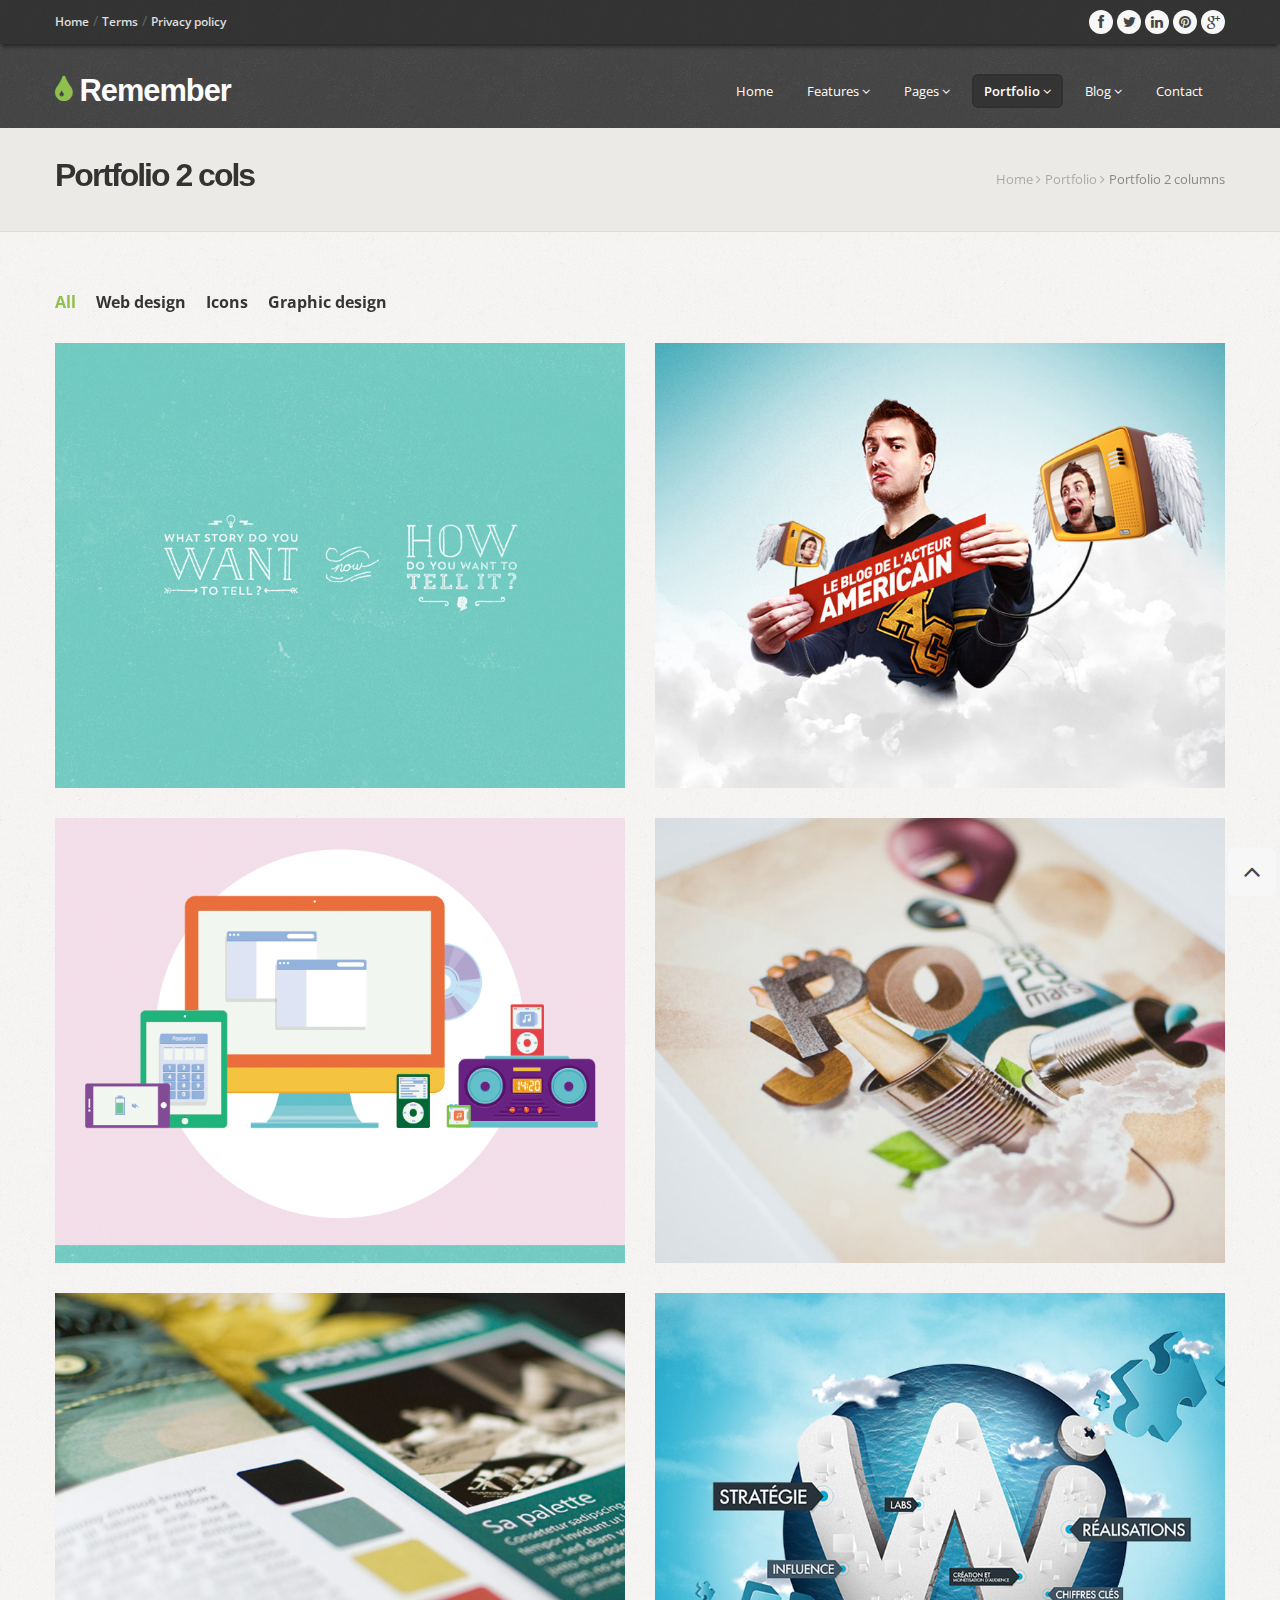
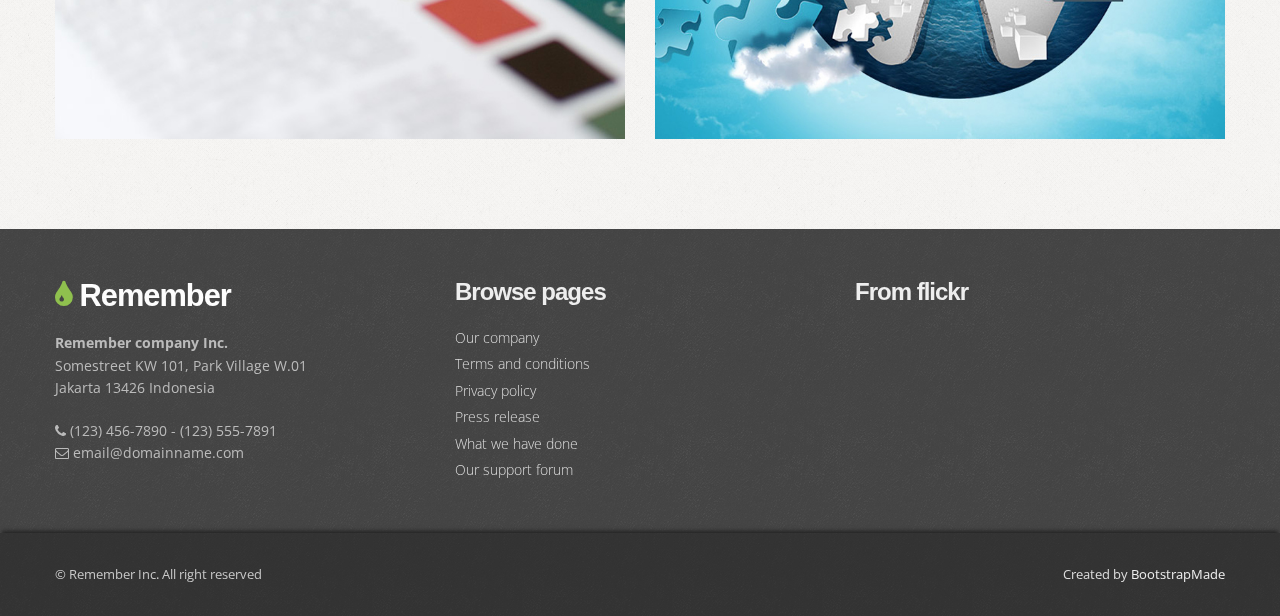
<file: portfolio-2cols.html>
<!DOCTYPE html>
<html lang="en">

<head>
  <meta charset="utf-8">
  <title>Remember - Multipurpose bootstrap site template</title>
  <meta name="viewport" content="width=device-width, initial-scale=1.0" />
  <meta name="description" content="Your page description here" />
  <meta name="author" content="" />

  <!-- css -->
  <link href="css/bootstrap.css" rel="stylesheet" />
  <link href="css/bootstrap-responsive.css" rel="stylesheet" />
  <link href="css/prettyPhoto.css" rel="stylesheet" />
  <link href="https://fonts.googleapis.com/css?family=Open+Sans:300,400,600,700" rel="stylesheet">
  <link href="css/style.css" rel="stylesheet">

  <!-- Theme skin -->
  <link id="t-colors" href="color/default.css" rel="stylesheet" />

  <!-- Fav and touch icons -->
  <link rel="apple-touch-icon-precomposed" sizes="144x144" href="ico/apple-touch-icon-144-precomposed.png" />
  <link rel="apple-touch-icon-precomposed" sizes="114x114" href="ico/apple-touch-icon-114-precomposed.png" />
  <link rel="apple-touch-icon-precomposed" sizes="72x72" href="ico/apple-touch-icon-72-precomposed.png" />
  <link rel="apple-touch-icon-precomposed" href="ico/apple-touch-icon-57-precomposed.png" />
  <link rel="shortcut icon" href="ico/favicon.png" />

  <!-- =======================================================
    Theme Name: Remember
    Theme URL: https://bootstrapmade.com/remember-free-multipurpose-bootstrap-template/
    Author: BootstrapMade.com
    Author URL: https://bootstrapmade.com
  ======================================================= -->
</head>

<body>

  <div id="wrapper">
    <!-- start header -->
    <header>
      <div class="top">
        <div class="container">
          <div class="row">
            <div class="span6">
              <ul class="topmenu">
                <li><a href="#">Home</a> &#47;</li>
                <li><a href="#">Terms</a> &#47;</li>
                <li><a href="#">Privacy policy</a></li>
              </ul>
            </div>
            <div class="span6">

              <ul class="social-network">
                <li><a href="#" data-placement="bottom" title="Facebook"><i class="icon-circled icon-bglight icon-facebook"></i></a></li>
                <li><a href="#" data-placement="bottom" title="Twitter"><i class="icon-circled icon-bglight icon-twitter"></i></a></li>
                <li><a href="#" data-placement="bottom" title="Linkedin"><i class="icon-circled icon-linkedin icon-bglight"></i></a></li>
                <li><a href="#" data-placement="bottom" title="Pinterest"><i class="icon-circled icon-pinterest  icon-bglight"></i></a></li>
                <li><a href="#" data-placement="bottom" title="Google +"><i class="icon-circled icon-google-plus icon-bglight"></i></a></li>
              </ul>

            </div>
          </div>
        </div>
      </div>
      <div class="container">


        <div class="row nomargin">
          <div class="span4">
            <div class="logo">
              <h1><a href="index.html"><i class="icon-tint"></i> Remember</a></h1>
            </div>
          </div>
          <div class="span8">
            <div class="navbar navbar-static-top">
              <div class="navigation">
                <nav>
                  <ul class="nav topnav">
                    <li><a href="index.html">Home</a></li>
                    <li class="dropdown">
                      <a href="#">Features <i class="icon-angle-down"></i></a>
                      <ul class="dropdown-menu">
                        <li><a href="typography.html">Typography</a></li>
                        <li><a href="components.html">Components</a></li>
                        <li><a href="icons.html">Icons</a></li>
                        <li><a href="icon-variations.html">Icon variations</a></li>

                      </ul>
                    </li>
                    <li class="dropdown">
                      <a href="#">Pages <i class="icon-angle-down"></i></a>
                      <ul class="dropdown-menu">
                        <li><a href="about.html">About us</a></li>
                        <li><a href="pricingbox.html">Pricing boxes</a></li>
                        <li><a href="testimonials.html">Testimonials</a></li>
                        <li><a href="404.html">404</a></li>
                      </ul>
                    </li>
                    <li class="dropdown active">
                      <a href="#">Portfolio <i class="icon-angle-down"></i></a>
                      <ul class="dropdown-menu">
                        <li><a href="portfolio-2cols.html">Portfolio 2 columns</a></li>
                        <li><a href="portfolio-3cols.html">Portfolio 3 columns</a></li>
                        <li><a href="portfolio-4cols.html">Portfolio 4 columns</a></li>
                        <li><a href="portfolio-detail.html">Portfolio detail</a></li>
                      </ul>
                    </li>
                    <li class="dropdown">
                      <a href="#">Blog <i class="icon-angle-down"></i></a>
                      <ul class="dropdown-menu">
                        <li><a href="blog-left-sidebar.html">Blog left sidebar</a></li>
                        <li><a href="blog-right-sidebar.html">Blog right sidebar</a></li>
                        <li><a href="post-left-sidebar.html">Post left sidebar</a></li>
                        <li><a href="post-right-sidebar.html">Post right sidebar</a></li>
                      </ul>
                    </li>
                    <li>
                      <a href="contact.html">Contact </a>
                    </li>
                  </ul>
                </nav>
              </div>
              <!-- end navigation -->
            </div>
          </div>
        </div>
      </div>
    </header>
    <!-- end header -->

    <section id="inner-headline">
      <div class="container">
        <div class="row">
          <div class="span4">
            <div class="inner-heading">
              <h2>Portfolio 2 cols</h2>
            </div>
          </div>
          <div class="span8">
            <ul class="breadcrumb">
              <li><a href="index.html">Home</a> <i class="icon-angle-right"></i></li>
              <li><a href="#">Portfolio</a> <i class="icon-angle-right"></i></li>
              <li class="active">Portfolio 2 columns</li>
            </ul>
          </div>
        </div>
      </div>
    </section>

    <section id="content">
      <div class="container">
        <div class="row">
          <div class="span12">
            <ul class="portfolio-categ filter">
              <li class="all active"><a href="#">All</a></li>
              <li class="web"><a href="#" title="">Web design</a></li>
              <li class="icon"><a href="#" title="">Icons</a></li>
              <li class="graphic"><a href="#" title="">Graphic design</a></li>
            </ul>

            <div class="clearfix"></div>
            <div class="row">
              <section id="projects">
                <ul id="thumbs" class="grid cs-style-3 portfolio">

                  <!-- Item Project and Filter Name -->
                  <li class="item-thumbs span6 design" data-id="id-0" data-type="web">
                    <div class="item">
                      <figure>
                        <div><img src="img/dummies/works/1.jpg" alt=""></div>
                        <figcaption>
                          <h3>Portfolio name</h3>
                          <p>
                            <a href="img/dummies/works/big.png" data-pretty="prettyPhoto[gallery1]" title="Portfolio caption here"><i class="icon-zoom-in icon-circled icon-bglight icon-2x active"></i></a>
                            <a href="#"><i class="icon-file icon-circled icon-bglight icon-2x active"></i></a>
                          </p>
                        </figcaption>
                      </figure>
                    </div>
                  </li>
                  <!-- End Item Project -->

                  <!-- Item Project and Filter Name -->
                  <li class="item-thumbs span6 design" data-id="id-1" data-type="icon">
                    <div class="item">
                      <figure>
                        <div><img src="img/dummies/works/2.jpg" alt=""></div>
                        <figcaption>
                          <h3>Portfolio name</h3>
                          <p>
                            <a href="img/dummies/works/big.png" data-pretty="prettyPhoto[gallery1]" title="Portfolio caption here"><i class="icon-zoom-in icon-circled icon-bglight icon-2x active"></i></a>
                            <a href="#"><i class="icon-file icon-circled icon-bglight icon-2x active"></i></a>
                          </p>
                        </figcaption>
                      </figure>
                    </div>
                  </li>
                  <!-- End Item Project -->

                  <!-- Item Project and Filter Name -->
                  <li class="item-thumbs span6 photography" data-id="id-2" data-type="graphic">
                    <div class="item">
                      <figure>
                        <div><img src="img/dummies/works/3.jpg" alt=""></div>
                        <figcaption>
                          <h3>Portfolio name</h3>
                          <p>
                            <a href="img/dummies/works/big.png" data-pretty="prettyPhoto[gallery1]" title="Portfolio caption here"><i class="icon-zoom-in icon-circled icon-bglight icon-2x active"></i></a>
                            <a href="#"><i class="icon-file icon-circled icon-bglight icon-2x active"></i></a>
                          </p>
                        </figcaption>
                      </figure>
                    </div>
                  </li>
                  <!-- End Item Project -->

                  <!-- Item Project and Filter Name -->
                  <li class="item-thumbs span6 design" data-id="id-0" data-type="web">
                    <div class="item">
                      <figure>
                        <div><img src="img/dummies/works/4.jpg" alt=""></div>
                        <figcaption>
                          <h3>Portfolio name</h3>
                          <p>
                            <a href="img/dummies/works/big.png" data-pretty="prettyPhoto[gallery1]" title="Portfolio caption here"><i class="icon-zoom-in icon-circled icon-bglight icon-2x active"></i></a>
                            <a href="#"><i class="icon-file icon-circled icon-bglight icon-2x active"></i></a>
                          </p>
                        </figcaption>
                      </figure>
                    </div>
                  </li>
                  <!-- End Item Project -->

                  <!-- Item Project and Filter Name -->
                  <li class="item-thumbs span6 photography" data-id="id-4" data-type="web">
                    <div class="item">
                      <figure>
                        <div><img src="img/dummies/works/5.jpg" alt=""></div>
                        <figcaption>
                          <h3>Portfolio name</h3>
                          <p>
                            <a href="img/dummies/works/big.png" data-pretty="prettyPhoto[gallery1]" title="Portfolio caption here"><i class="icon-zoom-in icon-circled icon-bglight icon-2x active"></i></a>
                            <a href="#"><i class="icon-file icon-circled icon-bglight icon-2x active"></i></a>
                          </p>
                        </figcaption>
                      </figure>
                    </div>
                  </li>
                  <!-- End Item Project -->

                  <!-- Item Project and Filter Name -->
                  <li class="item-thumbs span6 photography" data-id="id-5" data-type="icon">
                    <div class="item">
                      <figure>
                        <div><img src="img/dummies/works/6.jpg" alt=""></div>
                        <figcaption>
                          <h3>Portfolio name</h3>
                          <p>
                            <a href="img/dummies/works/big.png" data-pretty="prettyPhoto[gallery1]" title="Portfolio caption here"><i class="icon-zoom-in icon-circled icon-bglight icon-2x active"></i></a>
                            <a href="#"><i class="icon-file icon-circled icon-bglight icon-2x active"></i></a>
                          </p>
                        </figcaption>
                      </figure>
                    </div>
                  </li>
                  <!-- End Item Project -->
                </ul>
              </section>

            </div>
          </div>
        </div>
      </div>
    </section>

    <footer>
      <div class="container">
        <div class="row">
          <div class="span4">
            <div class="widget">
              <div class="footer_logo">
                <h3><a href="index.html"><i class="icon-tint"></i> Remember</a></h3>
              </div>
              <address>
							  <strong>Remember company Inc.</strong><br>
  							Somestreet KW 101, Park Village W.01<br>
  							Jakarta 13426 Indonesia
  						</address>
              <p>
                <i class="icon-phone"></i> (123) 456-7890 - (123) 555-7891 <br>
                <i class="icon-envelope-alt"></i> email@domainname.com
              </p>
            </div>
          </div>
          <div class="span4">
            <div class="widget">
              <h5 class="widgetheading">Browse pages</h5>
              <ul class="link-list">
                <li><a href="#">Our company</a></li>
                <li><a href="#">Terms and conditions</a></li>
                <li><a href="#">Privacy policy</a></li>
                <li><a href="#">Press release</a></li>
                <li><a href="#">What we have done</a></li>
                <li><a href="#">Our support forum</a></li>
              </ul>

            </div>
          </div>
          <div class="span4">
            <div class="widget">
              <h5 class="widgetheading">From flickr</h5>
              <div class="flickr_badge">
                <script type="text/javascript" src="http://www.flickr.com/badge_code_v2.gne?count=8&amp;display=random&amp;size=s&amp;layout=x&amp;source=user&amp;user=34178660@N03"></script>
              </div>
              <div class="clear"></div>
            </div>
          </div>
        </div>
      </div>
      <div id="sub-footer">
        <div class="container">
          <div class="row">
            <div class="span6">
              <div class="copyright">
                <p><span>&copy; Remember Inc. All right reserved</span></p>
              </div>

            </div>

            <div class="span6">
              <div class="credits">
                <!--
                  All the links in the footer should remain intact.
                  You can delete the links only if you purchased the pro version.
                  Licensing information: https://bootstrapmade.com/license/
                  Purchase the pro version with working PHP/AJAX contact form: https://bootstrapmade.com/buy/?theme=Remember
                -->
                Created by <a href="https://bootstrapmade.com/">BootstrapMade</a>
              </div>
            </div>
          </div>
        </div>
      </div>
    </footer>
  </div>
  <a href="#" class="scrollup"><i class="icon-angle-up icon-rounded icon-bglight icon-2x"></i></a>

  <!-- javascript
    ================================================== -->
  <!-- Placed at the end of the document so the pages load faster -->
  <script src="js/jquery.js"></script>
  <script src="js/jquery.easing.1.3.js"></script>
  <script src="js/bootstrap.js"></script>
  <script src="js/modernizr.custom.js"></script>
  <script src="js/toucheffects.js"></script>
  <script src="js/google-code-prettify/prettify.js"></script>
  <script src="js/jquery.prettyPhoto.js"></script>
  <script src="js/portfolio/jquery.quicksand.js"></script>
  <script src="js/portfolio/setting.js"></script>
  <script src="js/animate.js"></script>

  <!-- Template Custom JavaScript File -->
  <script src="js/custom.js"></script>


</body>

</html>
</file>
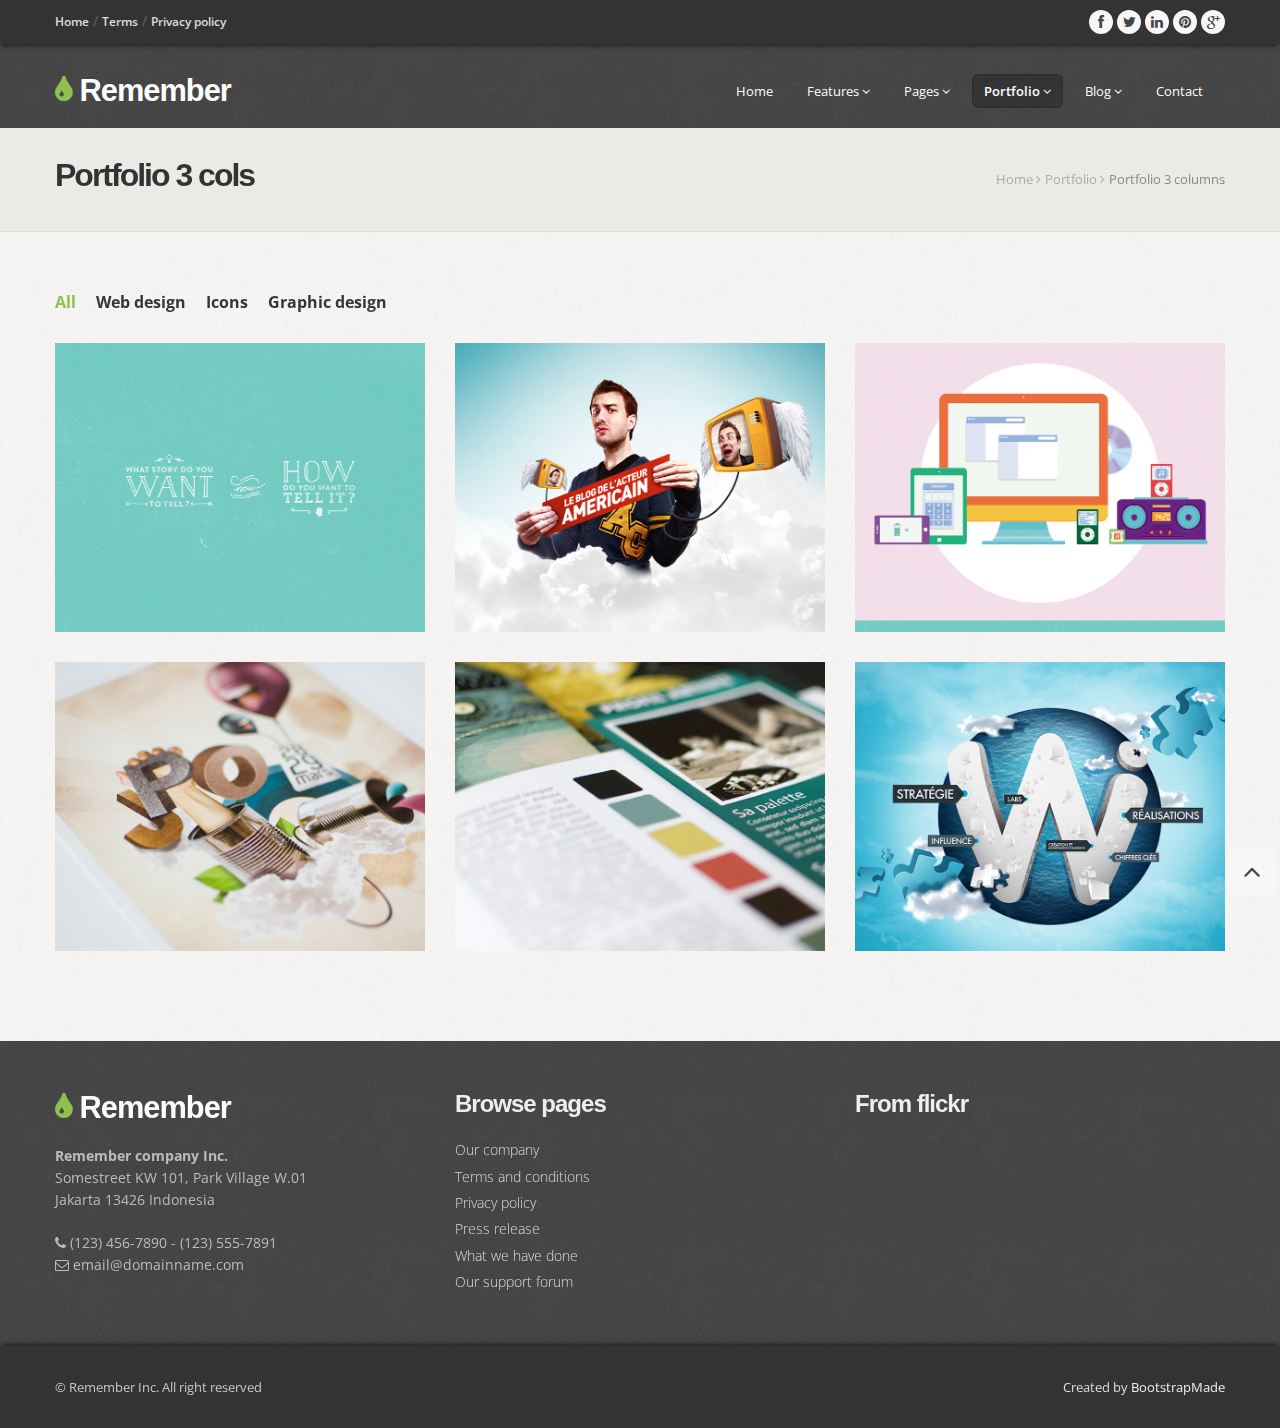
<file: portfolio-3cols.html>
<!DOCTYPE html>
<html lang="en">

<head>
  <meta charset="utf-8">
  <title>Remember - Multipurpose bootstrap site template</title>
  <meta name="viewport" content="width=device-width, initial-scale=1.0" />
  <meta name="description" content="Your page description here" />
  <meta name="author" content="" />

  <!-- css -->
  <link href="css/bootstrap.css" rel="stylesheet" />
  <link href="css/bootstrap-responsive.css" rel="stylesheet" />
  <link href="css/prettyPhoto.css" rel="stylesheet" />
  <link href="https://fonts.googleapis.com/css?family=Open+Sans:300,400,600,700" rel="stylesheet">
  <link href="css/style.css" rel="stylesheet">

  <!-- Theme skin -->
  <link id="t-colors" href="color/default.css" rel="stylesheet" />

  <!-- Fav and touch icons -->
  <link rel="apple-touch-icon-precomposed" sizes="144x144" href="ico/apple-touch-icon-144-precomposed.png" />
  <link rel="apple-touch-icon-precomposed" sizes="114x114" href="ico/apple-touch-icon-114-precomposed.png" />
  <link rel="apple-touch-icon-precomposed" sizes="72x72" href="ico/apple-touch-icon-72-precomposed.png" />
  <link rel="apple-touch-icon-precomposed" href="ico/apple-touch-icon-57-precomposed.png" />
  <link rel="shortcut icon" href="ico/favicon.png" />

  <!-- =======================================================
    Theme Name: Remember
    Theme URL: https://bootstrapmade.com/remember-free-multipurpose-bootstrap-template/
    Author: BootstrapMade.com
    Author URL: https://bootstrapmade.com
  ======================================================= -->
</head>

<body>

  <div id="wrapper">
    <!-- start header -->
    <header>
      <div class="top">
        <div class="container">
          <div class="row">
            <div class="span6">
              <ul class="topmenu">
                <li><a href="#">Home</a> &#47;</li>
                <li><a href="#">Terms</a> &#47;</li>
                <li><a href="#">Privacy policy</a></li>
              </ul>
            </div>
            <div class="span6">

              <ul class="social-network">
                <li><a href="#" data-placement="bottom" title="Facebook"><i class="icon-circled icon-bglight icon-facebook"></i></a></li>
                <li><a href="#" data-placement="bottom" title="Twitter"><i class="icon-circled icon-bglight icon-twitter"></i></a></li>
                <li><a href="#" data-placement="bottom" title="Linkedin"><i class="icon-circled icon-linkedin icon-bglight"></i></a></li>
                <li><a href="#" data-placement="bottom" title="Pinterest"><i class="icon-circled icon-pinterest  icon-bglight"></i></a></li>
                <li><a href="#" data-placement="bottom" title="Google +"><i class="icon-circled icon-google-plus icon-bglight"></i></a></li>
              </ul>

            </div>
          </div>
        </div>
      </div>
      <div class="container">


        <div class="row nomargin">
          <div class="span4">
            <div class="logo">
              <h1><a href="index.html"><i class="icon-tint"></i> Remember</a></h1>
            </div>
          </div>
          <div class="span8">
            <div class="navbar navbar-static-top">
              <div class="navigation">
                <nav>
                  <ul class="nav topnav">
                    <li><a href="index.html">Home</a></li>
                    <li class="dropdown">
                      <a href="#">Features <i class="icon-angle-down"></i></a>
                      <ul class="dropdown-menu">
                        <li><a href="typography.html">Typography</a></li>
                        <li><a href="components.html">Components</a></li>
                        <li><a href="icons.html">Icons</a></li>
                        <li><a href="icon-variations.html">Icon variations</a></li>

                      </ul>
                    </li>
                    <li class="dropdown">
                      <a href="#">Pages <i class="icon-angle-down"></i></a>
                      <ul class="dropdown-menu">
                        <li><a href="about.html">About us</a></li>
                        <li><a href="pricingbox.html">Pricing boxes</a></li>
                        <li><a href="testimonials.html">Testimonials</a></li>
                        <li><a href="404.html">404</a></li>
                      </ul>
                    </li>
                    <li class="dropdown active">
                      <a href="#">Portfolio <i class="icon-angle-down"></i></a>
                      <ul class="dropdown-menu">
                        <li><a href="portfolio-2cols.html">Portfolio 2 columns</a></li>
                        <li><a href="portfolio-3cols.html">Portfolio 3 columns</a></li>
                        <li><a href="portfolio-4cols.html">Portfolio 4 columns</a></li>
                        <li><a href="portfolio-detail.html">Portfolio detail</a></li>
                      </ul>
                    </li>
                    <li class="dropdown">
                      <a href="#">Blog <i class="icon-angle-down"></i></a>
                      <ul class="dropdown-menu">
                        <li><a href="blog-left-sidebar.html">Blog left sidebar</a></li>
                        <li><a href="blog-right-sidebar.html">Blog right sidebar</a></li>
                        <li><a href="post-left-sidebar.html">Post left sidebar</a></li>
                        <li><a href="post-right-sidebar.html">Post right sidebar</a></li>
                      </ul>
                    </li>
                    <li>
                      <a href="contact.html">Contact </a>
                    </li>
                  </ul>
                </nav>
              </div>
              <!-- end navigation -->
            </div>
          </div>
        </div>
      </div>
    </header>
    <!-- end header -->

    <section id="inner-headline">
      <div class="container">
        <div class="row">
          <div class="span4">
            <div class="inner-heading">
              <h2>Portfolio 3 cols</h2>
            </div>
          </div>
          <div class="span8">
            <ul class="breadcrumb">
              <li><a href="index.html">Home</a> <i class="icon-angle-right"></i></li>
              <li><a href="#">Portfolio</a> <i class="icon-angle-right"></i></li>
              <li class="active">Portfolio 3 columns</li>
            </ul>
          </div>
        </div>
      </div>
    </section>

    <section id="content">
      <div class="container">
        <div class="row">
          <div class="span12">
            <ul class="portfolio-categ filter">
              <li class="all active"><a href="#">All</a></li>
              <li class="web"><a href="#" title="">Web design</a></li>
              <li class="icon"><a href="#" title="">Icons</a></li>
              <li class="graphic"><a href="#" title="">Graphic design</a></li>
            </ul>

            <div class="clearfix"></div>
            <div class="row">
              <section id="projects">
                <ul id="thumbs" class="grid cs-style-3 portfolio">

                  <!-- Item Project and Filter Name -->
                  <li class="item-thumbs span4 design" data-id="id-0" data-type="web">
                    <div class="item">
                      <figure>
                        <div><img src="img/dummies/works/1.jpg" alt=""></div>
                        <figcaption>
                          <h3>Portfolio name</h3>
                          <p>
                            <a href="img/dummies/works/big.png" data-pretty="prettyPhoto[gallery1]" title="Portfolio caption here"><i class="icon-zoom-in icon-circled icon-bglight icon-2x active"></i></a>
                            <a href="#"><i class="icon-file icon-circled icon-bglight icon-2x active"></i></a>
                          </p>
                        </figcaption>
                      </figure>
                    </div>
                  </li>
                  <!-- End Item Project -->

                  <!-- Item Project and Filter Name -->
                  <li class="item-thumbs span4 design" data-id="id-1" data-type="icon">
                    <div class="item">
                      <figure>
                        <div><img src="img/dummies/works/2.jpg" alt=""></div>
                        <figcaption>
                          <h3>Portfolio name</h3>
                          <p>
                            <a href="img/dummies/works/big.png" data-pretty="prettyPhoto[gallery1]" title="Portfolio caption here"><i class="icon-zoom-in icon-circled icon-bglight icon-2x active"></i></a>
                            <a href="#"><i class="icon-file icon-circled icon-bglight icon-2x active"></i></a>
                          </p>
                        </figcaption>
                      </figure>
                    </div>
                  </li>
                  <!-- End Item Project -->

                  <!-- Item Project and Filter Name -->
                  <li class="item-thumbs span4 photography" data-id="id-2" data-type="graphic">
                    <div class="item">
                      <figure>
                        <div><img src="img/dummies/works/3.jpg" alt=""></div>
                        <figcaption>
                          <h3>Portfolio name</h3>
                          <p>
                            <a href="img/dummies/works/big.png" data-pretty="prettyPhoto[gallery1]" title="Portfolio caption here"><i class="icon-zoom-in icon-circled icon-bglight icon-2x active"></i></a>
                            <a href="#"><i class="icon-file icon-circled icon-bglight icon-2x active"></i></a>
                          </p>
                        </figcaption>
                      </figure>
                    </div>
                  </li>
                  <!-- End Item Project -->

                  <!-- Item Project and Filter Name -->
                  <li class="item-thumbs span4 design" data-id="id-0" data-type="web">
                    <div class="item">
                      <figure>
                        <div><img src="img/dummies/works/4.jpg" alt=""></div>
                        <figcaption>
                          <h3>Portfolio name</h3>
                          <p>
                            <a href="img/dummies/works/big.png" data-pretty="prettyPhoto[gallery1]" title="Portfolio caption here"><i class="icon-zoom-in icon-circled icon-bglight icon-2x active"></i></a>
                            <a href="#"><i class="icon-file icon-circled icon-bglight icon-2x active"></i></a>
                          </p>
                        </figcaption>
                      </figure>
                    </div>
                  </li>
                  <!-- End Item Project -->

                  <!-- Item Project and Filter Name -->
                  <li class="item-thumbs span4 photography" data-id="id-4" data-type="web">
                    <div class="item">
                      <figure>
                        <div><img src="img/dummies/works/5.jpg" alt=""></div>
                        <figcaption>
                          <h3>Portfolio name</h3>
                          <p>
                            <a href="img/dummies/works/big.png" data-pretty="prettyPhoto[gallery1]" title="Portfolio caption here"><i class="icon-zoom-in icon-circled icon-bglight icon-2x active"></i></a>
                            <a href="#"><i class="icon-file icon-circled icon-bglight icon-2x active"></i></a>
                          </p>
                        </figcaption>
                      </figure>
                    </div>
                  </li>
                  <!-- End Item Project -->

                  <!-- Item Project and Filter Name -->
                  <li class="item-thumbs span4 photography" data-id="id-5" data-type="icon">
                    <div class="item">
                      <figure>
                        <div><img src="img/dummies/works/6.jpg" alt=""></div>
                        <figcaption>
                          <h3>Portfolio name</h3>
                          <p>
                            <a href="img/dummies/works/big.png" data-pretty="prettyPhoto[gallery1]" title="Portfolio caption here"><i class="icon-zoom-in icon-circled icon-bglight icon-2x active"></i></a>
                            <a href="#"><i class="icon-file icon-circled icon-bglight icon-2x active"></i></a>
                          </p>
                        </figcaption>
                      </figure>
                    </div>
                  </li>
                  <!-- End Item Project -->
                </ul>
              </section>

            </div>
          </div>
        </div>
      </div>
    </section>

    <footer>
      <div class="container">
        <div class="row">
          <div class="span4">
            <div class="widget">
              <div class="footer_logo">
                <h3><a href="index.html"><i class="icon-tint"></i> Remember</a></h3>
              </div>
              <address>
							  <strong>Remember company Inc.</strong><br>
  							Somestreet KW 101, Park Village W.01<br>
  							Jakarta 13426 Indonesia
  						</address>
              <p>
                <i class="icon-phone"></i> (123) 456-7890 - (123) 555-7891 <br>
                <i class="icon-envelope-alt"></i> email@domainname.com
              </p>
            </div>
          </div>
          <div class="span4">
            <div class="widget">
              <h5 class="widgetheading">Browse pages</h5>
              <ul class="link-list">
                <li><a href="#">Our company</a></li>
                <li><a href="#">Terms and conditions</a></li>
                <li><a href="#">Privacy policy</a></li>
                <li><a href="#">Press release</a></li>
                <li><a href="#">What we have done</a></li>
                <li><a href="#">Our support forum</a></li>
              </ul>

            </div>
          </div>
          <div class="span4">
            <div class="widget">
              <h5 class="widgetheading">From flickr</h5>
              <div class="flickr_badge">
                <script type="text/javascript" src="http://www.flickr.com/badge_code_v2.gne?count=8&amp;display=random&amp;size=s&amp;layout=x&amp;source=user&amp;user=34178660@N03"></script>
              </div>
              <div class="clear"></div>
            </div>
          </div>
        </div>
      </div>
      <div id="sub-footer">
        <div class="container">
          <div class="row">
            <div class="span6">
              <div class="copyright">
                <p><span>&copy; Remember Inc. All right reserved</span></p>
              </div>

            </div>

            <div class="span6">
              <div class="credits">
                <!--
                  All the links in the footer should remain intact.
                  You can delete the links only if you purchased the pro version.
                  Licensing information: https://bootstrapmade.com/license/
                  Purchase the pro version with working PHP/AJAX contact form: https://bootstrapmade.com/buy/?theme=Remember
                -->
                Created by <a href="https://bootstrapmade.com/">BootstrapMade</a>
              </div>
            </div>
          </div>
        </div>
      </div>
    </footer>
  </div>
  <a href="#" class="scrollup"><i class="icon-angle-up icon-rounded icon-bglight icon-2x"></i></a>

  <!-- javascript
    ================================================== -->
  <!-- Placed at the end of the document so the pages load faster -->
  <script src="js/jquery.js"></script>
  <script src="js/jquery.easing.1.3.js"></script>
  <script src="js/bootstrap.js"></script>
  <script src="js/modernizr.custom.js"></script>
  <script src="js/toucheffects.js"></script>
  <script src="js/google-code-prettify/prettify.js"></script>
  <script src="js/jquery.prettyPhoto.js"></script>
  <script src="js/portfolio/jquery.quicksand.js"></script>
  <script src="js/portfolio/setting.js"></script>
  <script src="js/animate.js"></script>

  <!-- Template Custom JavaScript File -->
  <script src="js/custom.js"></script>

</body>

</html>
</file>
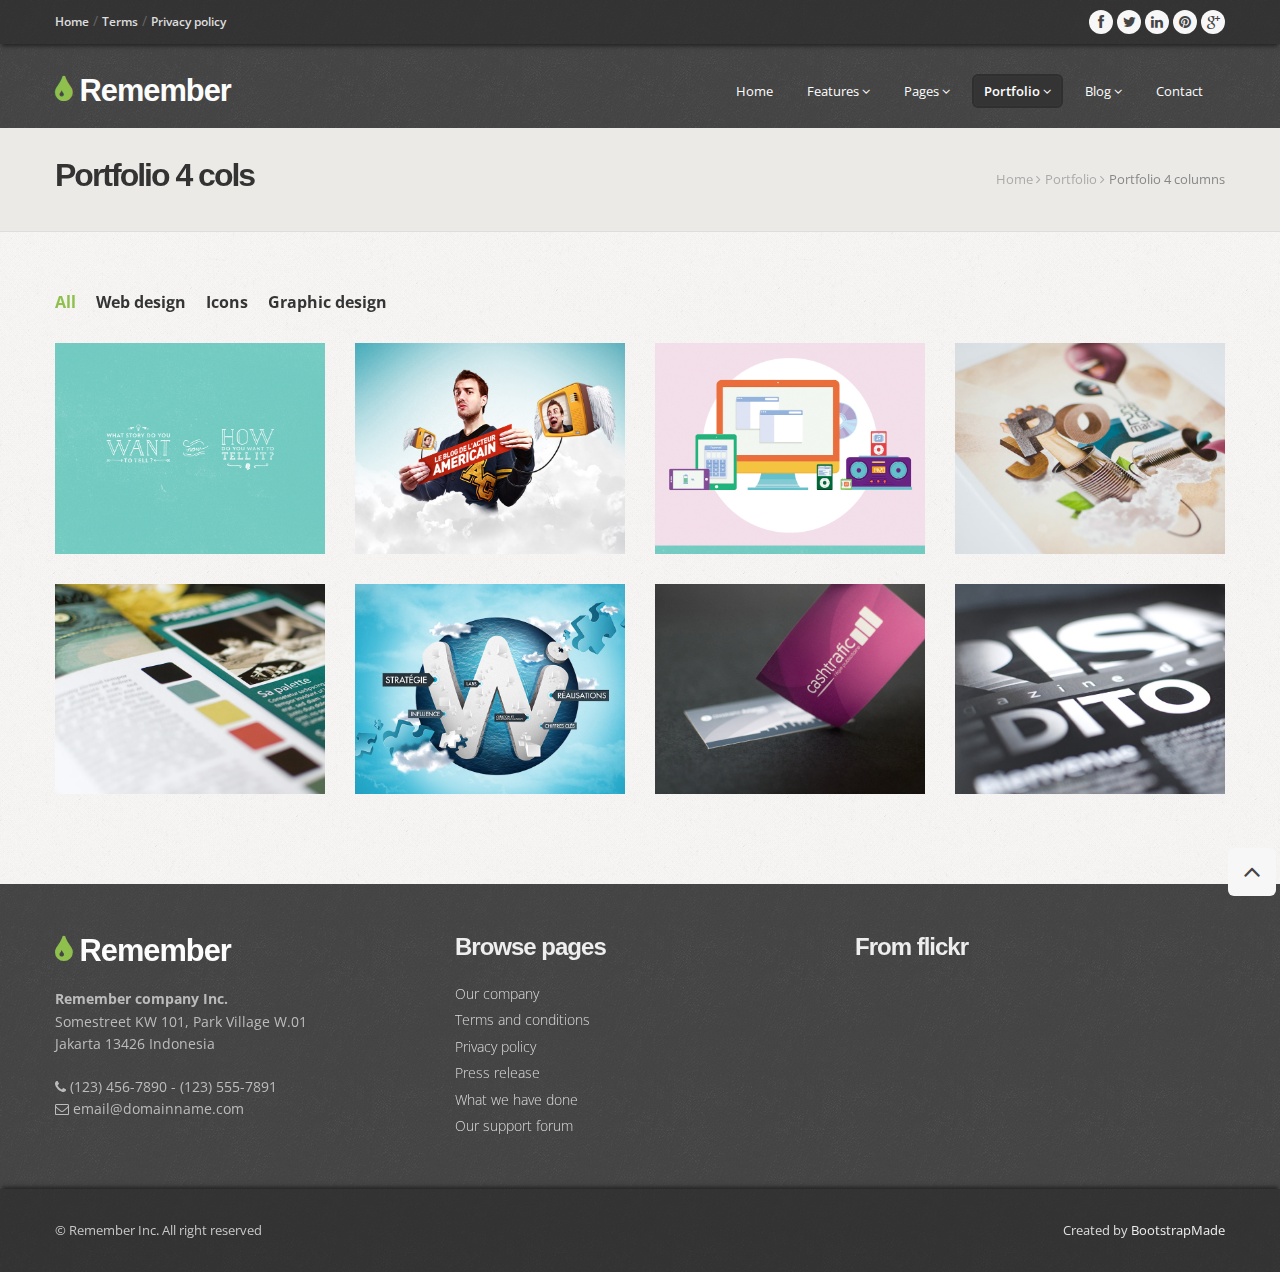
<file: portfolio-4cols.html>
<!DOCTYPE html>
<html lang="en">

<head>
  <meta charset="utf-8">
  <title>Remember - Multipurpose bootstrap site template</title>
  <meta name="viewport" content="width=device-width, initial-scale=1.0" />
  <meta name="description" content="Your page description here" />
  <meta name="author" content="" />

  <!-- css -->
  <link href="css/bootstrap.css" rel="stylesheet" />
  <link href="css/bootstrap-responsive.css" rel="stylesheet" />
  <link href="css/prettyPhoto.css" rel="stylesheet" />
  <link href="https://fonts.googleapis.com/css?family=Open+Sans:300,400,600,700" rel="stylesheet">
  <link href="css/style.css" rel="stylesheet">

  <!-- Theme skin -->
  <link id="t-colors" href="color/default.css" rel="stylesheet" />

  <!-- Fav and touch icons -->
  <link rel="apple-touch-icon-precomposed" sizes="144x144" href="ico/apple-touch-icon-144-precomposed.png" />
  <link rel="apple-touch-icon-precomposed" sizes="114x114" href="ico/apple-touch-icon-114-precomposed.png" />
  <link rel="apple-touch-icon-precomposed" sizes="72x72" href="ico/apple-touch-icon-72-precomposed.png" />
  <link rel="apple-touch-icon-precomposed" href="ico/apple-touch-icon-57-precomposed.png" />
  <link rel="shortcut icon" href="ico/favicon.png" />

    <!-- =======================================================
      Theme Name: Remember
      Theme URL: https://bootstrapmade.com/remember-free-multipurpose-bootstrap-template/
      Author: BootstrapMade.com
      Author URL: https://bootstrapmade.com
      ======================================================= -->
</head>

<body>

  <div id="wrapper">
    <!-- start header -->
    <header>
      <div class="top">
        <div class="container">
          <div class="row">
            <div class="span6">
              <ul class="topmenu">
                <li><a href="#">Home</a> &#47;</li>
                <li><a href="#">Terms</a> &#47;</li>
                <li><a href="#">Privacy policy</a></li>
              </ul>
            </div>
            <div class="span6">

              <ul class="social-network">
                <li><a href="#" data-placement="bottom" title="Facebook"><i class="icon-circled icon-bglight icon-facebook"></i></a></li>
                <li><a href="#" data-placement="bottom" title="Twitter"><i class="icon-circled icon-bglight icon-twitter"></i></a></li>
                <li><a href="#" data-placement="bottom" title="Linkedin"><i class="icon-circled icon-linkedin icon-bglight"></i></a></li>
                <li><a href="#" data-placement="bottom" title="Pinterest"><i class="icon-circled icon-pinterest  icon-bglight"></i></a></li>
                <li><a href="#" data-placement="bottom" title="Google +"><i class="icon-circled icon-google-plus icon-bglight"></i></a></li>
              </ul>

            </div>
          </div>
        </div>
      </div>
      <div class="container">


        <div class="row nomargin">
          <div class="span4">
            <div class="logo">
              <h1><a href="index.html"><i class="icon-tint"></i> Remember</a></h1>
            </div>
          </div>
          <div class="span8">
            <div class="navbar navbar-static-top">
              <div class="navigation">
                <nav>
                  <ul class="nav topnav">
                    <li><a href="index.html">Home</a></li>
                    <li class="dropdown">
                      <a href="#">Features <i class="icon-angle-down"></i></a>
                      <ul class="dropdown-menu">
                        <li><a href="typography.html">Typography</a></li>
                        <li><a href="components.html">Components</a></li>
                        <li><a href="icons.html">Icons</a></li>
                        <li><a href="icon-variations.html">Icon variations</a></li>

                      </ul>
                    </li>
                    <li class="dropdown">
                      <a href="#">Pages <i class="icon-angle-down"></i></a>
                      <ul class="dropdown-menu">
                        <li><a href="about.html">About us</a></li>
                        <li><a href="pricingbox.html">Pricing boxes</a></li>
                        <li><a href="testimonials.html">Testimonials</a></li>
                        <li><a href="404.html">404</a></li>
                      </ul>
                    </li>
                    <li class="dropdown active">
                      <a href="#">Portfolio <i class="icon-angle-down"></i></a>
                      <ul class="dropdown-menu">
                        <li><a href="portfolio-2cols.html">Portfolio 2 columns</a></li>
                        <li><a href="portfolio-3cols.html">Portfolio 3 columns</a></li>
                        <li><a href="portfolio-4cols.html">Portfolio 4 columns</a></li>
                        <li><a href="portfolio-detail.html">Portfolio detail</a></li>
                      </ul>
                    </li>
                    <li class="dropdown">
                      <a href="#">Blog <i class="icon-angle-down"></i></a>
                      <ul class="dropdown-menu">
                        <li><a href="blog-left-sidebar.html">Blog left sidebar</a></li>
                        <li><a href="blog-right-sidebar.html">Blog right sidebar</a></li>
                        <li><a href="post-left-sidebar.html">Post left sidebar</a></li>
                        <li><a href="post-right-sidebar.html">Post right sidebar</a></li>
                      </ul>
                    </li>
                    <li>
                      <a href="contact.html">Contact </a>
                    </li>
                  </ul>
                </nav>
              </div>
              <!-- end navigation -->
            </div>
          </div>
        </div>
      </div>
    </header>
    <!-- end header -->

    <section id="inner-headline">
      <div class="container">
        <div class="row">
          <div class="span4">
            <div class="inner-heading">
              <h2>Portfolio 4 cols</h2>
            </div>
          </div>
          <div class="span8">
            <ul class="breadcrumb">
              <li><a href="index.html">Home</a> <i class="icon-angle-right"></i></li>
              <li><a href="#">Portfolio</a> <i class="icon-angle-right"></i></li>
              <li class="active">Portfolio 4 columns</li>
            </ul>
          </div>
        </div>
      </div>
    </section>

    <section id="content">
      <div class="container">
        <div class="row">
          <div class="span12">
            <ul class="portfolio-categ filter">
              <li class="all active"><a href="#">All</a></li>
              <li class="web"><a href="#" title="">Web design</a></li>
              <li class="icon"><a href="#" title="">Icons</a></li>
              <li class="graphic"><a href="#" title="">Graphic design</a></li>
            </ul>

            <div class="clearfix"></div>
            <div class="row">
              <section id="projects">
                <ul id="thumbs" class="grid cs-style-3 portfolio">

                  <!-- Item Project and Filter Name -->
                  <li class="item-thumbs span3 design" data-id="id-0" data-type="web">
                    <div class="item">
                      <figure>
                        <div><img src="img/dummies/works/1.jpg" alt=""></div>
                        <figcaption>
                          <h3>Portfolio name</h3>
                          <p>
                            <a href="img/dummies/works/big.png" data-pretty="prettyPhoto[gallery1]" title="Portfolio caption here"><i class="icon-zoom-in icon-circled icon-bglight icon-2x active"></i></a>
                            <a href="#"><i class="icon-file icon-circled icon-bglight icon-2x active"></i></a>
                          </p>
                        </figcaption>
                      </figure>
                    </div>
                  </li>
                  <!-- End Item Project -->

                  <!-- Item Project and Filter Name -->
                  <li class="item-thumbs span3 design" data-id="id-1" data-type="icon">
                    <div class="item">
                      <figure>
                        <div><img src="img/dummies/works/2.jpg" alt=""></div>
                        <figcaption>
                          <h3>Portfolio name</h3>
                          <p>
                            <a href="img/dummies/works/big.png" data-pretty="prettyPhoto[gallery1]" title="Portfolio caption here"><i class="icon-zoom-in icon-circled icon-bglight icon-2x active"></i></a>
                            <a href="#"><i class="icon-file icon-circled icon-bglight icon-2x active"></i></a>
                          </p>
                        </figcaption>
                      </figure>
                    </div>
                  </li>
                  <!-- End Item Project -->

                  <!-- Item Project and Filter Name -->
                  <li class="item-thumbs span3 photography" data-id="id-2" data-type="graphic">
                    <div class="item">
                      <figure>
                        <div><img src="img/dummies/works/3.jpg" alt=""></div>
                        <figcaption>
                          <h3>Portfolio name</h3>
                          <p>
                            <a href="img/dummies/works/big.png" data-pretty="prettyPhoto[gallery1]" title="Portfolio caption here"><i class="icon-zoom-in icon-circled icon-bglight icon-2x active"></i></a>
                            <a href="#"><i class="icon-file icon-circled icon-bglight icon-2x active"></i></a>
                          </p>
                        </figcaption>
                      </figure>
                    </div>
                  </li>
                  <!-- End Item Project -->

                  <!-- Item Project and Filter Name -->
                  <li class="item-thumbs span3 design" data-id="id-0" data-type="web">
                    <div class="item">
                      <figure>
                        <div><img src="img/dummies/works/4.jpg" alt=""></div>
                        <figcaption>
                          <h3>Portfolio name</h3>
                          <p>
                            <a href="img/dummies/works/big.png" data-pretty="prettyPhoto[gallery1]" title="Portfolio caption here"><i class="icon-zoom-in icon-circled icon-bglight icon-2x active"></i></a>
                            <a href="#"><i class="icon-file icon-circled icon-bglight icon-2x active"></i></a>
                          </p>
                        </figcaption>
                      </figure>
                    </div>
                  </li>
                  <!-- End Item Project -->

                  <!-- Item Project and Filter Name -->
                  <li class="item-thumbs span3 photography" data-id="id-4" data-type="web">
                    <div class="item">
                      <figure>
                        <div><img src="img/dummies/works/5.jpg" alt=""></div>
                        <figcaption>
                          <h3>Portfolio name</h3>
                          <p>
                            <a href="img/dummies/works/big.png" data-pretty="prettyPhoto[gallery1]" title="Portfolio caption here"><i class="icon-zoom-in icon-circled icon-bglight icon-2x active"></i></a>
                            <a href="#"><i class="icon-file icon-circled icon-bglight icon-2x active"></i></a>
                          </p>
                        </figcaption>
                      </figure>
                    </div>
                  </li>
                  <!-- End Item Project -->

                  <!-- Item Project and Filter Name -->
                  <li class="item-thumbs span3 photography" data-id="id-5" data-type="icon">
                    <div class="item">
                      <figure>
                        <div><img src="img/dummies/works/6.jpg" alt=""></div>
                        <figcaption>
                          <h3>Portfolio name</h3>
                          <p>
                            <a href="img/dummies/works/big.png" data-pretty="prettyPhoto[gallery1]" title="Portfolio caption here"><i class="icon-zoom-in icon-circled icon-bglight icon-2x active"></i></a>
                            <a href="#"><i class="icon-file icon-circled icon-bglight icon-2x active"></i></a>
                          </p>
                        </figcaption>
                      </figure>
                    </div>
                  </li>
                  <!-- End Item Project -->

                  <li class="item-thumbs span3 design" data-id="id-0" data-type="web">
                    <div class="item">
                      <figure>
                        <div><img src="img/dummies/works/7.jpg" alt=""></div>
                        <figcaption>
                          <h3>Portfolio name</h3>
                          <p>
                            <a href="img/dummies/works/big.png" data-pretty="prettyPhoto[gallery1]" title="Portfolio caption here"><i class="icon-zoom-in icon-circled icon-bglight icon-2x active"></i></a>
                            <a href="#"><i class="icon-file icon-circled icon-bglight icon-2x active"></i></a>
                          </p>
                        </figcaption>
                      </figure>
                    </div>
                  </li>
                  <!-- End Item Project -->

                  <!-- Item Project and Filter Name -->
                  <li class="item-thumbs span3 design" data-id="id-0" data-type="graphic">
                    <div class="item">
                      <figure>
                        <div><img src="img/dummies/works/8.jpg" alt=""></div>
                        <figcaption>
                          <h3>Portfolio name</h3>
                          <p>
                            <a href="img/dummies/works/big.png" data-pretty="prettyPhoto[gallery1]" title="Portfolio caption here"><i class="icon-zoom-in icon-circled icon-bglight icon-2x active"></i></a>
                            <a href="#"><i class="icon-file icon-circled icon-bglight icon-2x active"></i></a>
                          </p>
                        </figcaption>
                      </figure>
                    </div>
                  </li>
                  <!-- End Item Project -->

                </ul>
              </section>

            </div>
          </div>
        </div>
      </div>
    </section>

    <footer>
      <div class="container">
        <div class="row">
          <div class="span4">
            <div class="widget">
              <div class="footer_logo">
                <h3><a href="index.html"><i class="icon-tint"></i> Remember</a></h3>
              </div>
              <address>
							  <strong>Remember company Inc.</strong><br>
  							Somestreet KW 101, Park Village W.01<br>
  							Jakarta 13426 Indonesia
  						</address>
              <p>
                <i class="icon-phone"></i> (123) 456-7890 - (123) 555-7891 <br>
                <i class="icon-envelope-alt"></i> email@domainname.com
              </p>
            </div>
          </div>
          <div class="span4">
            <div class="widget">
              <h5 class="widgetheading">Browse pages</h5>
              <ul class="link-list">
                <li><a href="#">Our company</a></li>
                <li><a href="#">Terms and conditions</a></li>
                <li><a href="#">Privacy policy</a></li>
                <li><a href="#">Press release</a></li>
                <li><a href="#">What we have done</a></li>
                <li><a href="#">Our support forum</a></li>
              </ul>

            </div>
          </div>
          <div class="span4">
            <div class="widget">
              <h5 class="widgetheading">From flickr</h5>
              <div class="flickr_badge">
                <script type="text/javascript" src="http://www.flickr.com/badge_code_v2.gne?count=8&amp;display=random&amp;size=s&amp;layout=x&amp;source=user&amp;user=34178660@N03"></script>
              </div>
              <div class="clear"></div>
            </div>
          </div>
        </div>
      </div>
      <div id="sub-footer">
        <div class="container">
          <div class="row">
            <div class="span6">
              <div class="copyright">
                <p><span>&copy; Remember Inc. All right reserved</span></p>
              </div>

            </div>

            <div class="span6">
              <div class="credits">
                <!--
                  All the links in the footer should remain intact.
                  You can delete the links only if you purchased the pro version.
                  Licensing information: https://bootstrapmade.com/license/
                  Purchase the pro version with working PHP/AJAX contact form: https://bootstrapmade.com/buy/?theme=Remember
                -->
                Created by <a href="https://bootstrapmade.com/">BootstrapMade</a>
              </div>
            </div>
          </div>
        </div>
      </div>
    </footer>
  </div>
  <a href="#" class="scrollup"><i class="icon-angle-up icon-rounded icon-bglight icon-2x"></i></a>

  <!-- javascript
    ================================================== -->
  <!-- Placed at the end of the document so the pages load faster -->
  <script src="js/jquery.js"></script>
  <script src="js/jquery.easing.1.3.js"></script>
  <script src="js/bootstrap.js"></script>
  <script src="js/modernizr.custom.js"></script>
  <script src="js/toucheffects.js"></script>
  <script src="js/google-code-prettify/prettify.js"></script>
  <script src="js/jquery.prettyPhoto.js"></script>
  <script src="js/portfolio/jquery.quicksand.js"></script>
  <script src="js/portfolio/setting.js"></script>
  <script src="js/animate.js"></script>

  <!-- Template Custom JavaScript File -->
  <script src="js/custom.js"></script>

</body>

</html>
</file>
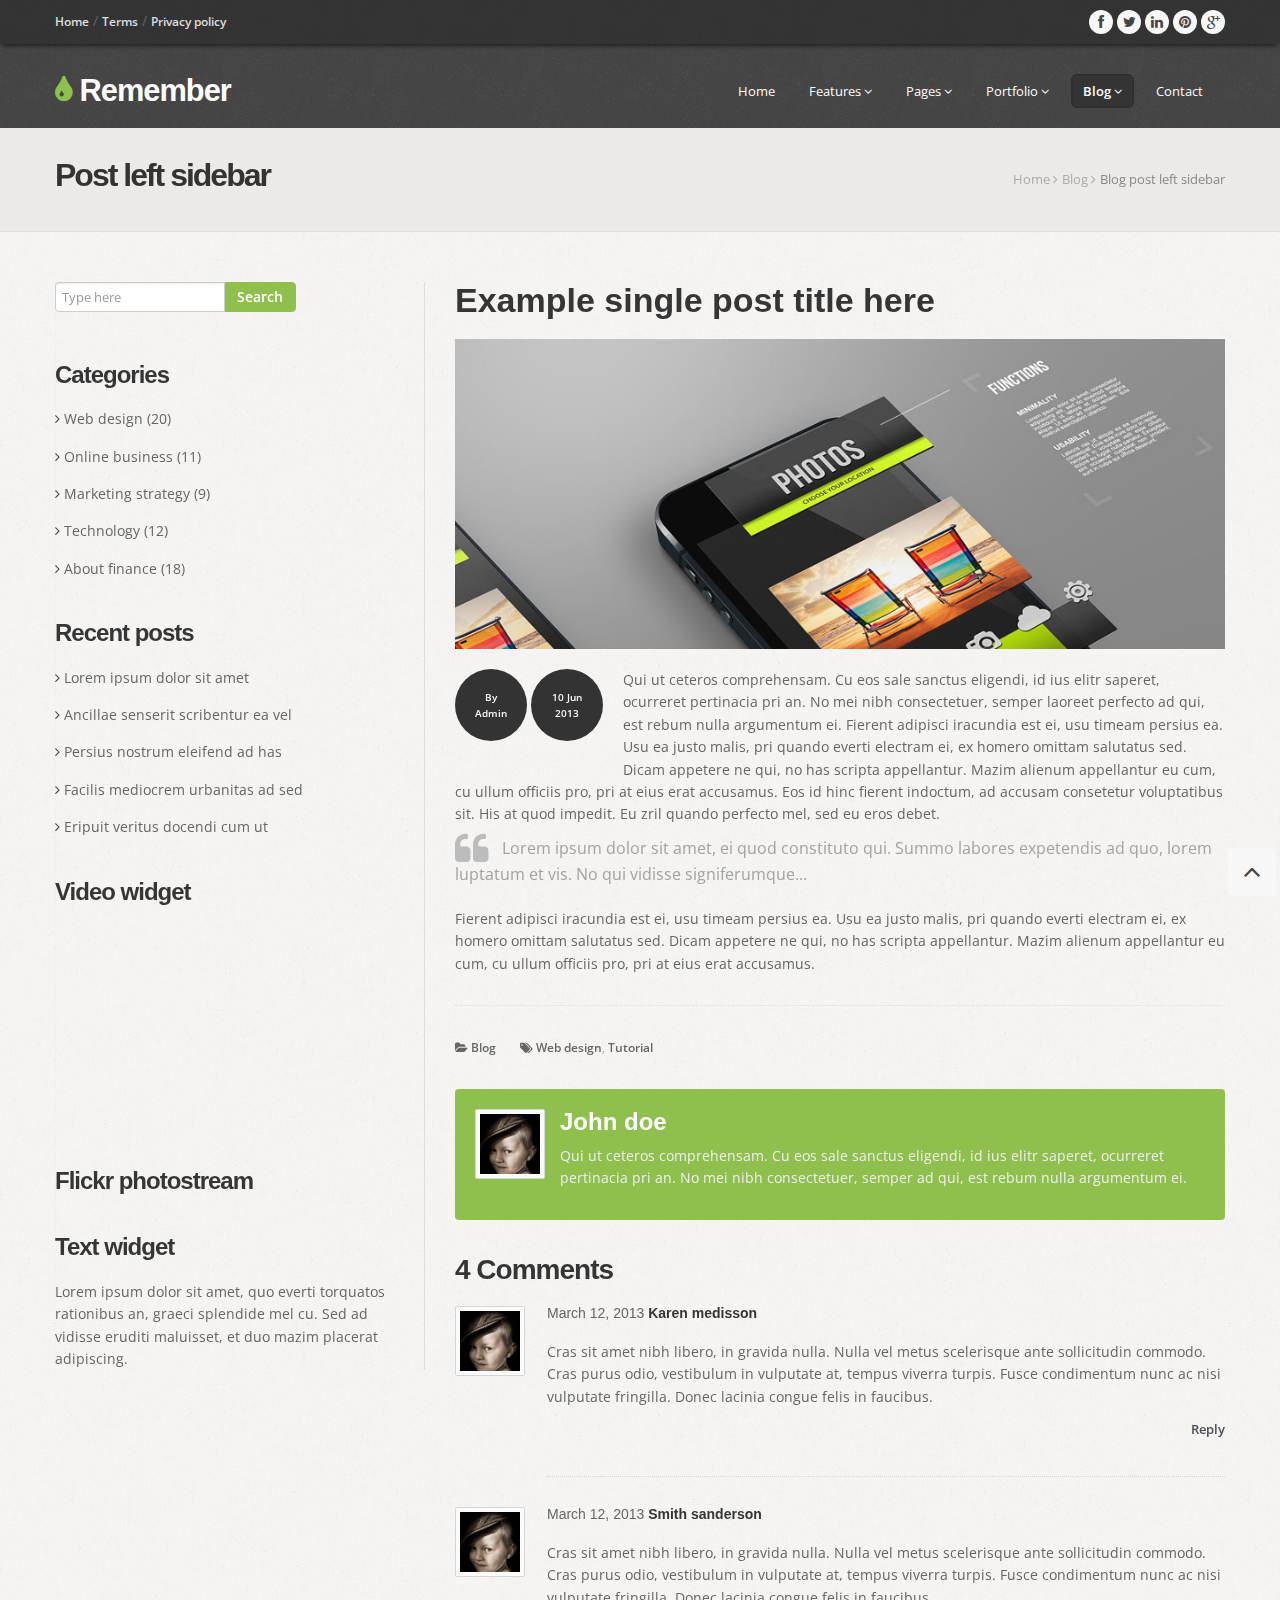
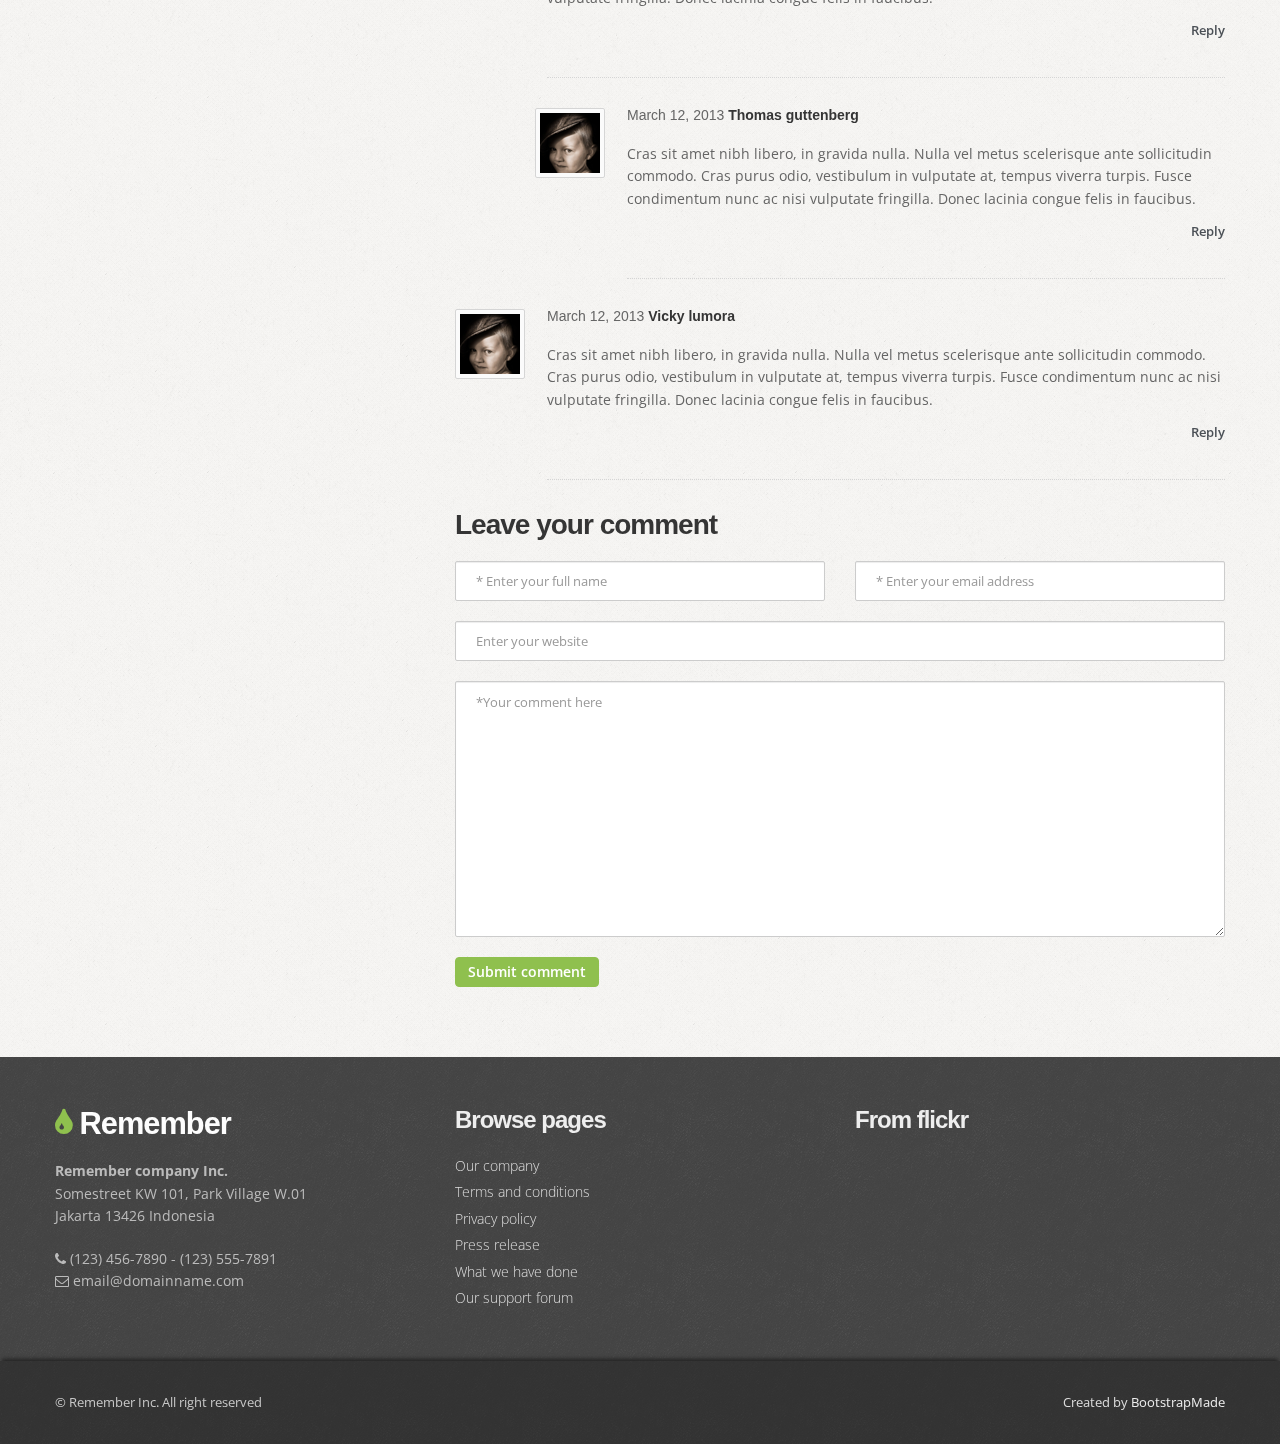
<file: post-left-sidebar.html>
<!DOCTYPE html>
<html lang="en">

<head>
  <meta charset="utf-8">
  <title>Remember - Multipurpose bootstrap site template</title>
  <meta name="viewport" content="width=device-width, initial-scale=1.0" />
  <meta name="description" content="Your page description here" />
  <meta name="author" content="" />

  <!-- css -->
  <link href="css/bootstrap.css" rel="stylesheet" />
  <link href="css/bootstrap-responsive.css" rel="stylesheet" />
  <link href="css/prettyPhoto.css" rel="stylesheet" />
  <link href="https://fonts.googleapis.com/css?family=Open+Sans:300,400,600,700" rel="stylesheet">
  <link href="css/style.css" rel="stylesheet">

  <!-- Theme skin -->
  <link id="t-colors" href="color/default.css" rel="stylesheet" />

  <!-- Fav and touch icons -->
  <link rel="apple-touch-icon-precomposed" sizes="144x144" href="ico/apple-touch-icon-144-precomposed.png" />
  <link rel="apple-touch-icon-precomposed" sizes="114x114" href="ico/apple-touch-icon-114-precomposed.png" />
  <link rel="apple-touch-icon-precomposed" sizes="72x72" href="ico/apple-touch-icon-72-precomposed.png" />
  <link rel="apple-touch-icon-precomposed" href="ico/apple-touch-icon-57-precomposed.png" />
  <link rel="shortcut icon" href="ico/favicon.png" />

  <!-- =======================================================
    Theme Name: Remember
    Theme URL: https://bootstrapmade.com/remember-free-multipurpose-bootstrap-template/
    Author: BootstrapMade.com
    Author URL: https://bootstrapmade.com
  ======================================================= -->
</head>

<body>

  <div id="wrapper">
    <!-- start header -->
    <header>
      <div class="top">
        <div class="container">
          <div class="row">
            <div class="span6">
              <ul class="topmenu">
                <li><a href="#">Home</a> &#47;</li>
                <li><a href="#">Terms</a> &#47;</li>
                <li><a href="#">Privacy policy</a></li>
              </ul>
            </div>
            <div class="span6">

              <ul class="social-network">
                <li><a href="#" data-placement="bottom" title="Facebook"><i class="icon-circled icon-bglight icon-facebook"></i></a></li>
                <li><a href="#" data-placement="bottom" title="Twitter"><i class="icon-circled icon-bglight icon-twitter"></i></a></li>
                <li><a href="#" data-placement="bottom" title="Linkedin"><i class="icon-circled icon-linkedin icon-bglight"></i></a></li>
                <li><a href="#" data-placement="bottom" title="Pinterest"><i class="icon-circled icon-pinterest  icon-bglight"></i></a></li>
                <li><a href="#" data-placement="bottom" title="Google +"><i class="icon-circled icon-google-plus icon-bglight"></i></a></li>
              </ul>

            </div>
          </div>
        </div>
      </div>
      <div class="container">


        <div class="row nomargin">
          <div class="span4">
            <div class="logo">
              <h1><a href="index.html"><i class="icon-tint"></i> Remember</a></h1>
            </div>
          </div>
          <div class="span8">
            <div class="navbar navbar-static-top">
              <div class="navigation">
                <nav>
                  <ul class="nav topnav">
                    <li><a href="index.html">Home</a></li>
                    <li class="dropdown">
                      <a href="#">Features <i class="icon-angle-down"></i></a>
                      <ul class="dropdown-menu">
                        <li><a href="typography.html">Typography</a></li>
                        <li><a href="components.html">Components</a></li>
                        <li><a href="icons.html">Icons</a></li>
                        <li><a href="icon-variations.html">Icon variations</a></li>

                      </ul>
                    </li>
                    <li class="dropdown">
                      <a href="#">Pages <i class="icon-angle-down"></i></a>
                      <ul class="dropdown-menu">
                        <li><a href="about.html">About us</a></li>
                        <li><a href="pricingbox.html">Pricing boxes</a></li>
                        <li><a href="testimonials.html">Testimonials</a></li>
                        <li><a href="404.html">404</a></li>
                      </ul>
                    </li>
                    <li class="dropdown">
                      <a href="#">Portfolio <i class="icon-angle-down"></i></a>
                      <ul class="dropdown-menu">
                        <li><a href="portfolio-2cols.html">Portfolio 2 columns</a></li>
                        <li><a href="portfolio-3cols.html">Portfolio 3 columns</a></li>
                        <li><a href="portfolio-4cols.html">Portfolio 4 columns</a></li>
                        <li><a href="portfolio-detail.html">Portfolio detail</a></li>
                      </ul>
                    </li>
                    <li class="dropdown active">
                      <a href="#">Blog <i class="icon-angle-down"></i></a>
                      <ul class="dropdown-menu">
                        <li><a href="blog-left-sidebar.html">Blog left sidebar</a></li>
                        <li><a href="blog-right-sidebar.html">Blog right sidebar</a></li>
                        <li><a href="post-left-sidebar.html">Post left sidebar</a></li>
                        <li><a href="post-right-sidebar.html">Post right sidebar</a></li>
                      </ul>
                    </li>
                    <li>
                      <a href="contact.html">Contact </a>
                    </li>
                  </ul>
                </nav>
              </div>
              <!-- end navigation -->
            </div>
          </div>
        </div>
      </div>
    </header>
    <!-- end header -->

    <section id="inner-headline">
      <div class="container">
        <div class="row">
          <div class="span4">
            <div class="inner-heading">
              <h2>Post left sidebar</h2>
            </div>
          </div>
          <div class="span8">
            <ul class="breadcrumb">
              <li><a href="index.html">Home</a> <i class="icon-angle-right"></i></li>
              <li><a href="#">Blog</a> <i class="icon-angle-right"></i></li>
              <li class="active">Blog post left sidebar</li>
            </ul>
          </div>
        </div>
      </div>
    </section>

    <section id="content">
      <div class="container">
        <div class="row">

          <div class="span4">

            <aside class="left-sidebar">

              <div class="widget">
                <form>
                  <div class="input-append">
                    <input class="span2" id="appendedInputButton" type="text" placeholder="Type here">
                    <button class="btn btn-color" type="submit">Search</button>
                  </div>
                </form>
              </div>

              <div class="widget">

                <h5 class="widgetheading">Categories</h5>

                <ul class="cat">
                  <li><i class="icon-angle-right"></i> <a href="#">Web design</a><span> (20)</span></li>
                  <li><i class="icon-angle-right"></i> <a href="#">Online business</a><span> (11)</span></li>
                  <li><i class="icon-angle-right"></i> <a href="#">Marketing strategy</a><span> (9)</span></li>
                  <li><i class="icon-angle-right"></i> <a href="#">Technology</a><span> (12)</span></li>
                  <li><i class="icon-angle-right"></i> <a href="#">About finance</a><span> (18)</span></li>
                </ul>
              </div>

              <div class="widget">

                <h5 class="widgetheading">Recent posts</h5>

                <ul class="cat">
                  <li><i class="icon-angle-right"></i> <a href="#">Lorem ipsum dolor sit amet</a></li>
                  <li><i class="icon-angle-right"></i> <a href="#">Ancillae senserit scribentur ea vel</a></li>
                  <li><i class="icon-angle-right"></i> <a href="#">Persius nostrum eleifend ad has</a></li>
                  <li><i class="icon-angle-right"></i> <a href="#">Facilis mediocrem urbanitas ad sed</a></li>
                  <li><i class="icon-angle-right"></i> <a href="#">Eripuit veritus docendi cum ut</a></li>
                </ul>
              </div>

              <div class="widget">

                <h5 class="widgetheading">Video widget</h5>
                <div class="video-container">
                  <iframe src="http://player.vimeo.com/video/30585464?title=0&amp;byline=0">			</iframe>
                </div>
              </div>

              <div class="widget">
                <h5 class="widgetheading">Flickr photostream</h5>
                <div class="flickr_badge">
                  <script type="text/javascript" src="http://www.flickr.com/badge_code_v2.gne?count=8&amp;display=random&amp;size=s&amp;layout=x&amp;source=user&amp;user=34178660@N03"></script>
                </div>
                <div class="clear"></div>
              </div>
              <div class="widget">

                <h5 class="widgetheading">Text widget</h5>
                <p>
                  Lorem ipsum dolor sit amet, quo everti torquatos rationibus an, graeci splendide mel cu. Sed ad vidisse eruditi maluisset, et duo mazim placerat adipiscing.
                </p>

              </div>
            </aside>
          </div>
          <div class="span8">

            <article class="single">
              <div class="row">

                <div class="span8">
                  <div class="post-image">
                    <div class="post-heading">
                      <h3><a href="#">Example single post title here</a></h3>
                    </div>
                    <img src="img/dummies/blog/img1.jpg" alt="" />
                  </div>
                  <div class="meta-post">
                    <a href="#" class="author">By<br /> Admin</a>
                    <a href="#" class="date">10 Jun<br /> 2013</a>
                  </div>
                  <p>
                    Qui ut ceteros comprehensam. Cu eos sale sanctus eligendi, id ius elitr saperet, ocurreret pertinacia pri an. No mei nibh consectetuer, semper laoreet perfecto ad qui, est rebum nulla argumentum ei. Fierent adipisci iracundia est ei, usu timeam persius
                    ea. Usu ea justo malis, pri quando everti electram ei, ex homero omittam salutatus sed. Dicam appetere ne qui, no has scripta appellantur. Mazim alienum appellantur eu cum, cu ullum officiis pro, pri at eius erat accusamus. Eos id
                    hinc fierent indoctum, ad accusam consetetur voluptatibus sit. His at quod impedit. Eu zril quando perfecto mel, sed eu eros debet.
                  </p>
                  <blockquote>
                    Lorem ipsum dolor sit amet, ei quod constituto qui. Summo labores expetendis ad quo, lorem luptatum et vis. No qui vidisse signiferumque...
                  </blockquote>
                  <p>
                    Fierent adipisci iracundia est ei, usu timeam persius ea. Usu ea justo malis, pri quando everti electram ei, ex homero omittam salutatus sed. Dicam appetere ne qui, no has scripta appellantur. Mazim alienum appellantur eu cum, cu ullum officiis pro, pri
                    at eius erat accusamus.
                  </p>
                  <div>
                    <ul class="meta-bottom">
                      <li><i class="icon-folder-open"></i><a href="#"> Blog</a></li>
                      <li><i class="icon-tags"></i> <a href="#">Web design</a>, <a href="#">Tutorial</a></li>
                    </ul>
                  </div>


                </div>
              </div>
            </article>

            <!-- author info -->
            <div class="about-author">
              <a href="#" class="thumbnail align-left"><img src="img/avatar.png" alt="" /></a>
              <h5><strong><a href="#">John doe</a></strong></h5>
              <p>
                Qui ut ceteros comprehensam. Cu eos sale sanctus eligendi, id ius elitr saperet, ocurreret pertinacia pri an. No mei nibh consectetuer, semper ad qui, est rebum nulla argumentum ei.
              </p>
            </div>

            <div class="comment-area">

              <h4>4 Comments</h4>
              <div class="media">
                <a href="#" class="thumbnail pull-left"><img src="img/avatar.png" alt="" /></a>
                <div class="media-body">
                  <div class="media-content">
                    <h6><span>March 12, 2013</span> Karen medisson</h6>
                    <p>
                      Cras sit amet nibh libero, in gravida nulla. Nulla vel metus scelerisque ante sollicitudin commodo. Cras purus odio, vestibulum in vulputate at, tempus viverra turpis. Fusce condimentum nunc ac nisi vulputate fringilla. Donec lacinia congue felis in faucibus.
                    </p>

                    <a href="#" class="align-right">Reply</a>
                  </div>
                </div>
              </div>
              <div class="media">
                <a href="#" class="thumbnail pull-left"><img src="img/avatar.png" alt="" /></a>
                <div class="media-body">
                  <div class="media-content">
                    <h6><span>March 12, 2013</span> Smith sanderson</h6>
                    <p>
                      Cras sit amet nibh libero, in gravida nulla. Nulla vel metus scelerisque ante sollicitudin commodo. Cras purus odio, vestibulum in vulputate at, tempus viverra turpis. Fusce condimentum nunc ac nisi vulputate fringilla. Donec lacinia congue felis in faucibus.
                    </p>

                    <a href="#" class="align-right">Reply</a>
                  </div>
                  <div class="media">
                    <a href="#" class="thumbnail pull-left"><img src="img/avatar.png" alt="" /></a>
                    <div class="media-body">
                      <div class="media-content">
                        <h6><span>March 12, 2013</span> Thomas guttenberg</h6>
                        <p>
                          Cras sit amet nibh libero, in gravida nulla. Nulla vel metus scelerisque ante sollicitudin commodo. Cras purus odio, vestibulum in vulputate at, tempus viverra turpis. Fusce condimentum nunc ac nisi vulputate fringilla. Donec lacinia congue felis in faucibus.
                        </p>

                        <a href="#" class="align-right">Reply</a>
                      </div>
                    </div>
                  </div>
                </div>
              </div>
              <div class="media">
                <a href="#" class="thumbnail pull-left"><img src="img/avatar.png" alt="" /></a>
                <div class="media-body">
                  <div class="media-content">
                    <h6><span>March 12, 2013</span> Vicky lumora</h6>
                    <p>
                      Cras sit amet nibh libero, in gravida nulla. Nulla vel metus scelerisque ante sollicitudin commodo. Cras purus odio, vestibulum in vulputate at, tempus viverra turpis. Fusce condimentum nunc ac nisi vulputate fringilla. Donec lacinia congue felis in faucibus.
                    </p>

                    <a href="#" class="align-right">Reply</a>
                  </div>
                </div>
              </div>

              <div class="marginbot30"></div>
              <h4>Leave your comment</h4>

              <form id="commentform" action="#" method="post" name="comment-form">
                <div class="row">
                  <div class="span4">
                    <input type="text" placeholder="* Enter your full name" />
                  </div>
                  <div class="span4">
                    <input type="text" placeholder="* Enter your email address" />
                  </div>
                  <div class="span8 margintop10">
                    <input type="text" placeholder="Enter your website" />
                  </div>
                  <div class="span8 margintop10">
                    <p>
                      <textarea rows="12" class="input-block-level" placeholder="*Your comment here"></textarea>
                    </p>
                    <p>
                      <button class="btn btn-color margintop10" type="submit">Submit comment</button>
                    </p>
                  </div>
                </div>
              </form>
            </div>
          </div>

        </div>
      </div>
    </section>

    <footer>
      <div class="container">
        <div class="row">
          <div class="span4">
            <div class="widget">
              <div class="footer_logo">
                <h3><a href="index.html"><i class="icon-tint"></i> Remember</a></h3>
              </div>
              <address>
							  <strong>Remember company Inc.</strong><br>
  							Somestreet KW 101, Park Village W.01<br>
  							Jakarta 13426 Indonesia
  						</address>
              <p>
                <i class="icon-phone"></i> (123) 456-7890 - (123) 555-7891 <br>
                <i class="icon-envelope-alt"></i> email@domainname.com
              </p>
            </div>
          </div>
          <div class="span4">
            <div class="widget">
              <h5 class="widgetheading">Browse pages</h5>
              <ul class="link-list">
                <li><a href="#">Our company</a></li>
                <li><a href="#">Terms and conditions</a></li>
                <li><a href="#">Privacy policy</a></li>
                <li><a href="#">Press release</a></li>
                <li><a href="#">What we have done</a></li>
                <li><a href="#">Our support forum</a></li>
              </ul>

            </div>
          </div>
          <div class="span4">
            <div class="widget">
              <h5 class="widgetheading">From flickr</h5>
              <div class="flickr_badge">
                <script type="text/javascript" src="http://www.flickr.com/badge_code_v2.gne?count=8&amp;display=random&amp;size=s&amp;layout=x&amp;source=user&amp;user=34178660@N03"></script>
              </div>
              <div class="clear"></div>
            </div>
          </div>
        </div>
      </div>
      <div id="sub-footer">
        <div class="container">
          <div class="row">
            <div class="span6">
              <div class="copyright">
                <p><span>&copy; Remember Inc. All right reserved</span></p>
              </div>

            </div>

            <div class="span6">
              <div class="credits">
                <!--
                  All the links in the footer should remain intact.
                  You can delete the links only if you purchased the pro version.
                  Licensing information: https://bootstrapmade.com/license/
                  Purchase the pro version with working PHP/AJAX contact form: https://bootstrapmade.com/buy/?theme=Remember
                -->
                Created by <a href="https://bootstrapmade.com/">BootstrapMade</a>
              </div>
            </div>
          </div>
        </div>
      </div>
    </footer>
  </div>
  <a href="#" class="scrollup"><i class="icon-angle-up icon-rounded icon-bglight icon-2x"></i></a>

  <!-- javascript
    ================================================== -->
  <!-- Placed at the end of the document so the pages load faster -->
  <script src="js/jquery.js"></script>
  <script src="js/jquery.easing.1.3.js"></script>
  <script src="js/bootstrap.js"></script>
  <script src="js/modernizr.custom.js"></script>
  <script src="js/toucheffects.js"></script>
  <script src="js/google-code-prettify/prettify.js"></script>
  <script src="js/jquery.prettyPhoto.js"></script>
  <script src="js/portfolio/jquery.quicksand.js"></script>
  <script src="js/portfolio/setting.js"></script>
  <script src="js/animate.js"></script>

  <!-- Template Custom JavaScript File -->
  <script src="js/custom.js"></script>

</body>

</html>
</file>
<file: css/prettyPhoto.css>
div.pp_default .pp_top,div.pp_default .pp_top .pp_middle,div.pp_default .pp_top .pp_left,div.pp_default .pp_top .pp_right,div.pp_default .pp_bottom,div.pp_default .pp_bottom .pp_left,div.pp_default .pp_bottom .pp_middle,div.pp_default .pp_bottom .pp_right{height:13px}
div.pp_default .pp_top .pp_left{background:url(../img/prettyPhoto/default/sprite.png) -78px -93px no-repeat}
div.pp_default .pp_top .pp_middle{background:url(../img/prettyPhoto/default/sprite_x.png) top left repeat-x}
div.pp_default .pp_top .pp_right{background:url(../img/prettyPhoto/default/sprite.png) -112px -93px no-repeat}
div.pp_default .pp_content .ppt{color:#f8f8f8}
div.pp_default .pp_content_container .pp_left{background:url(../img/prettyPhoto/default/sprite_y.png) -7px 0 repeat-y;padding-left:13px}
div.pp_default .pp_content_container .pp_right{background:url(../img/prettyPhoto/default/sprite_y.png) top right repeat-y;padding-right:13px}
div.pp_default .pp_next:hover{background:url(../img/prettyPhoto/default/sprite_next.png) center right no-repeat;cursor:pointer}
div.pp_default .pp_previous:hover{background:url(../img/prettyPhoto/default/sprite_prev.png) center left no-repeat;cursor:pointer}
div.pp_default .pp_expand{background:url(../img/prettyPhoto/default/sprite.png) 0 -29px no-repeat;cursor:pointer;width:28px;height:28px}
div.pp_default .pp_expand:hover{background:url(../img/prettyPhoto/default/sprite.png) 0 -56px no-repeat;cursor:pointer}
div.pp_default .pp_contract{background:url(../img/prettyPhoto/default/sprite.png) 0 -84px no-repeat;cursor:pointer;width:28px;height:28px}
div.pp_default .pp_contract:hover{background:url(../img/prettyPhoto/default/sprite.png) 0 -113px no-repeat;cursor:pointer}
div.pp_default .pp_close{width:30px;height:30px;background:url(../img/prettyPhoto/default/sprite.png) 2px 1px no-repeat;cursor:pointer}
div.pp_default .pp_gallery ul li a{background:url(../img/prettyPhoto/default/default_thumb.png) center center #f8f8f8;border:1px solid #aaa}
div.pp_default .pp_social{margin-top:7px}
div.pp_default .pp_gallery a.pp_arrow_previous,div.pp_default .pp_gallery a.pp_arrow_next{position:static;left:auto}
div.pp_default .pp_nav .pp_play,div.pp_default .pp_nav .pp_pause{background:url(../img/prettyPhoto/default/sprite.png) -51px 1px no-repeat;height:30px;width:30px}
div.pp_default .pp_nav .pp_pause{background-position:-51px -29px}
div.pp_default a.pp_arrow_previous,div.pp_default a.pp_arrow_next{background:url(../img/prettyPhoto/default/sprite.png) -31px -3px no-repeat;height:20px;width:20px;margin:4px 0 0}
div.pp_default a.pp_arrow_next{left:52px;background-position:-82px -3px}
div.pp_default .pp_content_container .pp_details{margin-top:5px}
div.pp_default .pp_nav{clear:none;height:30px;width:110px;position:relative}
div.pp_default .pp_nav .currentTextHolder{font-family:Georgia;font-style:italic;color:#999;font-size:11px;left:75px;line-height:25px;position:absolute;top:2px;margin:0;padding:0 0 0 10px}
div.pp_default .pp_close:hover,div.pp_default .pp_nav .pp_play:hover,div.pp_default .pp_nav .pp_pause:hover,div.pp_default .pp_arrow_next:hover,div.pp_default .pp_arrow_previous:hover{opacity:0.7}
div.pp_default .pp_description{font-size:11px;font-weight:700;line-height:14px;margin:5px 50px 5px 0}
div.pp_default .pp_bottom .pp_left{background:url(../img/prettyPhoto/default/sprite.png) -78px -127px no-repeat}
div.pp_default .pp_bottom .pp_middle{background:url(../img/prettyPhoto/default/sprite_x.png) bottom left repeat-x}
div.pp_default .pp_bottom .pp_right{background:url(../img/prettyPhoto/default/sprite.png) -112px -127px no-repeat}
div.pp_default .pp_loaderIcon{background:url(../img/prettyPhoto/default/loader.gif) center center no-repeat}
div.light_rounded .pp_top .pp_left{background:url(../img/prettyPhoto/light_rounded/sprite.png) -88px -53px no-repeat}
div.light_rounded .pp_top .pp_right{background:url(../img/prettyPhoto/light_rounded/sprite.png) -110px -53px no-repeat}
div.light_rounded .pp_next:hover{background:url(../img/prettyPhoto/light_rounded/btnNext.png) center right no-repeat;cursor:pointer}
div.light_rounded .pp_previous:hover{background:url(../img/prettyPhoto/light_rounded/btnPrevious.png) center left no-repeat;cursor:pointer}
div.light_rounded .pp_expand{background:url(../img/prettyPhoto/light_rounded/sprite.png) -31px -26px no-repeat;cursor:pointer}
div.light_rounded .pp_expand:hover{background:url(../img/prettyPhoto/light_rounded/sprite.png) -31px -47px no-repeat;cursor:pointer}
div.light_rounded .pp_contract{background:url(../img/prettyPhoto/light_rounded/sprite.png) 0 -26px no-repeat;cursor:pointer}
div.light_rounded .pp_contract:hover{background:url(../img/prettyPhoto/light_rounded/sprite.png) 0 -47px no-repeat;cursor:pointer}
div.light_rounded .pp_close{width:75px;height:22px;background:url(../img/prettyPhoto/light_rounded/sprite.png) -1px -1px no-repeat;cursor:pointer}
div.light_rounded .pp_nav .pp_play{background:url(../img/prettyPhoto/light_rounded/sprite.png) -1px -100px no-repeat;height:15px;width:14px}
div.light_rounded .pp_nav .pp_pause{background:url(../img/prettyPhoto/light_rounded/sprite.png) -24px -100px no-repeat;height:15px;width:14px}
div.light_rounded .pp_arrow_previous{background:url(../img/prettyPhoto/light_rounded/sprite.png) 0 -71px no-repeat}
div.light_rounded .pp_arrow_next{background:url(../img/prettyPhoto/light_rounded/sprite.png) -22px -71px no-repeat}
div.light_rounded .pp_bottom .pp_left{background:url(../img/prettyPhoto/light_rounded/sprite.png) -88px -80px no-repeat}
div.light_rounded .pp_bottom .pp_right{background:url(../img/prettyPhoto/light_rounded/sprite.png) -110px -80px no-repeat}
div.dark_rounded .pp_top .pp_left{background:url(../img/prettyPhoto/dark_rounded/sprite.png) -88px -53px no-repeat}
div.dark_rounded .pp_top .pp_right{background:url(../img/prettyPhoto/dark_rounded/sprite.png) -110px -53px no-repeat}
div.dark_rounded .pp_content_container .pp_left{background:url(../img/prettyPhoto/dark_rounded/contentPattern.png) top left repeat-y}
div.dark_rounded .pp_content_container .pp_right{background:url(../img/prettyPhoto/dark_rounded/contentPattern.png) top right repeat-y}
div.dark_rounded .pp_next:hover{background:url(../img/prettyPhoto/dark_rounded/btnNext.png) center right no-repeat;cursor:pointer}
div.dark_rounded .pp_previous:hover{background:url(../img/prettyPhoto/dark_rounded/btnPrevious.png) center left no-repeat;cursor:pointer}
div.dark_rounded .pp_expand{background:url(../img/prettyPhoto/dark_rounded/sprite.png) -31px -26px no-repeat;cursor:pointer}
div.dark_rounded .pp_expand:hover{background:url(../img/prettyPhoto/dark_rounded/sprite.png) -31px -47px no-repeat;cursor:pointer}
div.dark_rounded .pp_contract{background:url(../img/prettyPhoto/dark_rounded/sprite.png) 0 -26px no-repeat;cursor:pointer}
div.dark_rounded .pp_contract:hover{background:url(../img/prettyPhoto/dark_rounded/sprite.png) 0 -47px no-repeat;cursor:pointer}
div.dark_rounded .pp_close{width:75px;height:22px;background:url(../img/prettyPhoto/dark_rounded/sprite.png) -1px -1px no-repeat;cursor:pointer}
div.dark_rounded .pp_description{margin-right:85px;color:#fff}
div.dark_rounded .pp_nav .pp_play{background:url(../img/prettyPhoto/dark_rounded/sprite.png) -1px -100px no-repeat;height:15px;width:14px}
div.dark_rounded .pp_nav .pp_pause{background:url(../img/prettyPhoto/dark_rounded/sprite.png) -24px -100px no-repeat;height:15px;width:14px}
div.dark_rounded .pp_arrow_previous{background:url(../img/prettyPhoto/dark_rounded/sprite.png) 0 -71px no-repeat}
div.dark_rounded .pp_arrow_next{background:url(../img/prettyPhoto/dark_rounded/sprite.png) -22px -71px no-repeat}
div.dark_rounded .pp_bottom .pp_left{background:url(../img/prettyPhoto/dark_rounded/sprite.png) -88px -80px no-repeat}
div.dark_rounded .pp_bottom .pp_right{background:url(../img/prettyPhoto/dark_rounded/sprite.png) -110px -80px no-repeat}
div.dark_rounded .pp_loaderIcon{background:url(../img/prettyPhoto/dark_rounded/loader.gif) center center no-repeat}
div.dark_square .pp_left,div.dark_square .pp_middle,div.dark_square .pp_right,div.dark_square .pp_content{background:#000}
div.dark_square .pp_description{color:#fff;margin:0 85px 0 0}
div.dark_square .pp_loaderIcon{background:url(../img/prettyPhoto/dark_square/loader.gif) center center no-repeat}
div.dark_square .pp_expand{background:url(../img/prettyPhoto/dark_square/sprite.png) -31px -26px no-repeat;cursor:pointer}
div.dark_square .pp_expand:hover{background:url(../img/prettyPhoto/dark_square/sprite.png) -31px -47px no-repeat;cursor:pointer}
div.dark_square .pp_contract{background:url(../img/prettyPhoto/dark_square/sprite.png) 0 -26px no-repeat;cursor:pointer}
div.dark_square .pp_contract:hover{background:url(../img/prettyPhoto/dark_square/sprite.png) 0 -47px no-repeat;cursor:pointer}
div.dark_square .pp_close{width:75px;height:22px;background:url(../img/prettyPhoto/dark_square/sprite.png) -1px -1px no-repeat;cursor:pointer}
div.dark_square .pp_nav{clear:none}
div.dark_square .pp_nav .pp_play{background:url(../img/prettyPhoto/dark_square/sprite.png) -1px -100px no-repeat;height:15px;width:14px}
div.dark_square .pp_nav .pp_pause{background:url(../img/prettyPhoto/dark_square/sprite.png) -24px -100px no-repeat;height:15px;width:14px}
div.dark_square .pp_arrow_previous{background:url(../img/prettyPhoto/dark_square/sprite.png) 0 -71px no-repeat}
div.dark_square .pp_arrow_next{background:url(../img/prettyPhoto/dark_square/sprite.png) -22px -71px no-repeat}
div.dark_square .pp_next:hover{background:url(../img/prettyPhoto/dark_square/btnNext.png) center right no-repeat;cursor:pointer}
div.dark_square .pp_previous:hover{background:url(../img/prettyPhoto/dark_square/btnPrevious.png) center left no-repeat;cursor:pointer}
div.light_square .pp_expand{background:url(../img/prettyPhoto/light_square/sprite.png) -31px -26px no-repeat;cursor:pointer}
div.light_square .pp_expand:hover{background:url(../img/prettyPhoto/light_square/sprite.png) -31px -47px no-repeat;cursor:pointer}
div.light_square .pp_contract{background:url(../img/prettyPhoto/light_square/sprite.png) 0 -26px no-repeat;cursor:pointer}
div.light_square .pp_contract:hover{background:url(../img/prettyPhoto/light_square/sprite.png) 0 -47px no-repeat;cursor:pointer}
div.light_square .pp_close{width:75px;height:22px;background:url(../img/prettyPhoto/light_square/sprite.png) -1px -1px no-repeat;cursor:pointer}
div.light_square .pp_nav .pp_play{background:url(../img/prettyPhoto/light_square/sprite.png) -1px -100px no-repeat;height:15px;width:14px}
div.light_square .pp_nav .pp_pause{background:url(../img/prettyPhoto/light_square/sprite.png) -24px -100px no-repeat;height:15px;width:14px}
div.light_square .pp_arrow_previous{background:url(../img/prettyPhoto/light_square/sprite.png) 0 -71px no-repeat}
div.light_square .pp_arrow_next{background:url(../img/prettyPhoto/light_square/sprite.png) -22px -71px no-repeat}
div.light_square .pp_next:hover{background:url(../img/prettyPhoto/light_square/btnNext.png) center right no-repeat;cursor:pointer}
div.light_square .pp_previous:hover{background:url(../img/prettyPhoto/light_square/btnPrevious.png) center left no-repeat;cursor:pointer}
div.facebook .pp_top .pp_left{background:url(../img/prettyPhoto/facebook/sprite.png) -88px -53px no-repeat}
div.facebook .pp_top .pp_middle{background:url(../img/prettyPhoto/facebook/contentPatternTop.png) top left repeat-x}
div.facebook .pp_top .pp_right{background:url(../img/prettyPhoto/facebook/sprite.png) -110px -53px no-repeat}
div.facebook .pp_content_container .pp_left{background:url(../img/prettyPhoto/facebook/contentPatternLeft.png) top left repeat-y}
div.facebook .pp_content_container .pp_right{background:url(../img/prettyPhoto/facebook/contentPatternRight.png) top right repeat-y}
div.facebook .pp_expand{background:url(../img/prettyPhoto/facebook/sprite.png) -31px -26px no-repeat;cursor:pointer}
div.facebook .pp_expand:hover{background:url(../img/prettyPhoto/facebook/sprite.png) -31px -47px no-repeat;cursor:pointer}
div.facebook .pp_contract{background:url(../img/prettyPhoto/facebook/sprite.png) 0 -26px no-repeat;cursor:pointer}
div.facebook .pp_contract:hover{background:url(../img/prettyPhoto/facebook/sprite.png) 0 -47px no-repeat;cursor:pointer}
div.facebook .pp_close{width:22px;height:22px;background:url(../img/prettyPhoto/facebook/sprite.png) -1px -1px no-repeat;cursor:pointer}
div.facebook .pp_description{margin:0 37px 0 0}
div.facebook .pp_loaderIcon{background:url(../img/prettyPhoto/facebook/loader.gif) center center no-repeat}
div.facebook .pp_arrow_previous{background:url(../img/prettyPhoto/facebook/sprite.png) 0 -71px no-repeat;height:22px;margin-top:0;width:22px}
div.facebook .pp_arrow_previous.disabled{background-position:0 -96px;cursor:default}
div.facebook .pp_arrow_next{background:url(../img/prettyPhoto/facebook/sprite.png) -32px -71px no-repeat;height:22px;margin-top:0;width:22px}
div.facebook .pp_arrow_next.disabled{background-position:-32px -96px;cursor:default}
div.facebook .pp_nav{margin-top:0}
div.facebook .pp_nav p{font-size:15px;padding:0 3px 0 4px}
div.facebook .pp_nav .pp_play{background:url(../img/prettyPhoto/facebook/sprite.png) -1px -123px no-repeat;height:22px;width:22px}
div.facebook .pp_nav .pp_pause{background:url(../img/prettyPhoto/facebook/sprite.png) -32px -123px no-repeat;height:22px;width:22px}
div.facebook .pp_next:hover{background:url(../img/prettyPhoto/facebook/btnNext.png) center right no-repeat;cursor:pointer}
div.facebook .pp_previous:hover{background:url(../img/prettyPhoto/facebook/btnPrevious.png) center left no-repeat;cursor:pointer}
div.facebook .pp_bottom .pp_left{background:url(../img/prettyPhoto/facebook/sprite.png) -88px -80px no-repeat}
div.facebook .pp_bottom .pp_middle{background:url(../img/prettyPhoto/facebook/contentPatternBottom.png) top left repeat-x}
div.facebook .pp_bottom .pp_right{background:url(../img/prettyPhoto/facebook/sprite.png) -110px -80px no-repeat}
div.pp_pic_holder a:focus{outline:none}
div.pp_overlay{background:#000;display:none;left:0;position:absolute;top:0;width:100%;z-index:9500}
div.pp_pic_holder{display:none;position:absolute;width:100px;z-index:10000}
.pp_content{height:40px;min-width:40px}
* html .pp_content{width:40px}
.pp_content_container{position:relative;text-align:left;width:100%}
.pp_content_container .pp_left{padding-left:20px}
.pp_content_container .pp_right{padding-right:20px}
.pp_content_container .pp_details{float:left;margin:10px 0 2px}
.pp_description{display:none;margin:0}
.pp_social{float:left;margin:0}
.pp_social .facebook{float:left;margin-left:5px;width:55px;overflow:hidden}
.pp_social .twitter{float:left}
.pp_nav{clear:right;float:left;margin:3px 10px 0 0}
.pp_nav p{float:left;white-space:nowrap;margin:2px 4px}
.pp_nav .pp_play,.pp_nav .pp_pause{float:left;margin-right:4px;text-indent:-10000px}
a.pp_arrow_previous,a.pp_arrow_next{display:block;float:left;height:15px;margin-top:3px;overflow:hidden;text-indent:-10000px;width:14px}
.pp_hoverContainer{position:absolute;top:0;width:100%;z-index:2000}
.pp_gallery{display:none;left:50%;margin-top:-50px;position:absolute;z-index:10000}
.pp_gallery div{float:left;overflow:hidden;position:relative}
.pp_gallery ul{float:left;height:35px;position:relative;white-space:nowrap;margin:0 0 0 5px;padding:0}
.pp_gallery ul a{border:1px rgba(0,0,0,0.5) solid;display:block;float:left;height:33px;overflow:hidden}
.pp_gallery ul a img{border:0}
.pp_gallery li{display:block;float:left;margin:0 5px 0 0;padding:0}
.pp_gallery li.default a{background:url(../img/prettyPhoto/facebook/default_thumbnail.gif) 0 0 no-repeat;display:block;height:33px;width:50px}
.pp_gallery .pp_arrow_previous,.pp_gallery .pp_arrow_next{margin-top:7px!important}
a.pp_next{background:url(../img/prettyPhoto/light_rounded/btnNext.png) 10000px 10000px no-repeat;display:block;float:right;height:100%;text-indent:-10000px;width:49%}
a.pp_previous{background:url(../img/prettyPhoto/light_rounded/btnNext.png) 10000px 10000px no-repeat;display:block;float:left;height:100%;text-indent:-10000px;width:49%}
a.pp_expand,a.pp_contract{cursor:pointer;display:none;height:20px;position:absolute;right:30px;text-indent:-10000px;top:10px;width:20px;z-index:20000}
a.pp_close{position:absolute;right:0;top:0;display:block;line-height:22px;text-indent:-10000px}
.pp_loaderIcon{display:block;height:24px;left:50%;position:absolute;top:50%;width:24px;margin:-12px 0 0 -12px}
#pp_full_res{line-height:1!important}
#pp_full_res .pp_inline{text-align:left}
#pp_full_res .pp_inline p{margin:0 0 15px}
div.ppt{color:#fff;display:none;font-size:17px;z-index:9999;margin:0 0 5px 15px}
div.pp_default .pp_content,div.light_rounded .pp_content{background-color:#fff}
div.pp_default #pp_full_res .pp_inline,div.light_rounded .pp_content .ppt,div.light_rounded #pp_full_res .pp_inline,div.light_square .pp_content .ppt,div.light_square #pp_full_res .pp_inline,div.facebook .pp_content .ppt,div.facebook #pp_full_res .pp_inline{color:#000}
div.pp_default .pp_gallery ul li a:hover,div.pp_default .pp_gallery ul li.selected a,.pp_gallery ul a:hover,.pp_gallery li.selected a{border-color:#fff}
div.pp_default .pp_details,div.light_rounded .pp_details,div.dark_rounded .pp_details,div.dark_square .pp_details,div.light_square .pp_details,div.facebook .pp_details{position:relative}
div.light_rounded .pp_top .pp_middle,div.light_rounded .pp_content_container .pp_left,div.light_rounded .pp_content_container .pp_right,div.light_rounded .pp_bottom .pp_middle,div.light_square .pp_left,div.light_square .pp_middle,div.light_square .pp_right,div.light_square .pp_content,div.facebook .pp_content{background:#fff}
div.light_rounded .pp_description,div.light_square .pp_description{margin-right:85px}
div.light_rounded .pp_gallery a.pp_arrow_previous,div.light_rounded .pp_gallery a.pp_arrow_next,div.dark_rounded .pp_gallery a.pp_arrow_previous,div.dark_rounded .pp_gallery a.pp_arrow_next,div.dark_square .pp_gallery a.pp_arrow_previous,div.dark_square .pp_gallery a.pp_arrow_next,div.light_square .pp_gallery a.pp_arrow_previous,div.light_square .pp_gallery a.pp_arrow_next{margin-top:12px!important}
div.light_rounded .pp_arrow_previous.disabled,div.dark_rounded .pp_arrow_previous.disabled,div.dark_square .pp_arrow_previous.disabled,div.light_square .pp_arrow_previous.disabled{background-position:0 -87px;cursor:default}
div.light_rounded .pp_arrow_next.disabled,div.dark_rounded .pp_arrow_next.disabled,div.dark_square .pp_arrow_next.disabled,div.light_square .pp_arrow_next.disabled{background-position:-22px -87px;cursor:default}
div.light_rounded .pp_loaderIcon,div.light_square .pp_loaderIcon{background:url(../img/prettyPhoto/light_rounded/loader.gif) center center no-repeat}
div.dark_rounded .pp_top .pp_middle,div.dark_rounded .pp_content,div.dark_rounded .pp_bottom .pp_middle{background:url(../img/prettyPhoto/dark_rounded/contentPattern.png) top left repeat}
div.dark_rounded .currentTextHolder,div.dark_square .currentTextHolder{color:#c4c4c4}
div.dark_rounded #pp_full_res .pp_inline,div.dark_square #pp_full_res .pp_inline{color:#fff}
.pp_top,.pp_bottom{height:20px;position:relative}
* html .pp_top,* html .pp_bottom{padding:0 20px}
.pp_top .pp_left,.pp_bottom .pp_left{height:20px;left:0;position:absolute;width:20px}
.pp_top .pp_middle,.pp_bottom .pp_middle{height:20px;left:20px;position:absolute;right:20px}
* html .pp_top .pp_middle,* html .pp_bottom .pp_middle{left:0;position:static}
.pp_top .pp_right,.pp_bottom .pp_right{height:20px;left:auto;position:absolute;right:0;top:0;width:20px}
.pp_fade,.pp_gallery li.default a img{display:none}
</file>
<file: color/default.css>
/*
Default accent color

*/
a:hover {
	color:#8fc04e;
}

/* menu */
.navbar nav ul.nav li.dropdown ul.dropdown-menu li a:active,.navbar nav ul.nav li.dropdown ul.dropdown-menu li a:focus {
  background: #8fc04e;
}
ul.topmenu li a:hover {
	color:#8fc04e;
}

/* slider */
.bg-color {
  background: #8fc04e;
}

/* layerslider */
.ls-highlighted-h.color {
	background: #8fc04e;	
}

/* form */
textarea:focus,
input[type="text"]:focus,
input[type="password"]:focus,
input[type="datetime"]:focus,
input[type="datetime-local"]:focus,
input[type="date"]:focus,
input[type="month"]:focus,
input[type="time"]:focus,
input[type="week"]:focus,
input[type="number"]:focus,
input[type="email"]:focus,
input[type="url"]:focus,
input[type="search"]:focus,
input[type="tel"]:focus,
input[type="color"]:focus,
.uneditable-input:focus {
  border-color: #8fc04e;
}

form#contactform .validation {
	color:#8fc04e;
}
#sendmessage {
	border:1px solid #8fc04e;

}

/* icon */
[class^="icon-"].active {
	color:#8fc04e;
}

a i.icon-bglight:hover,
a i.icon-bgdark:hover {
  background: #8fc04e;
}
i.icon-bglight.active {
  background: #8fc04e;
}

ul.styledlist li:before {
	color:#8fc04e;
}

/* logo icon */
.logo h1 [class^="icon-"] {
	color:#8fc04e;
}

.footer_logo h3 [class^="icon-"] {
	color:#8fc04e;
}

/* CTA */
.cta-text h2 span {
	color:#8fc04e;
}

/*-- button -- */
.btn-color {
  border:1px solid #8fc04e;
  background: #8fc04e;
}

/* content */
.box:hover .text h4 {
	color:#8fc04e;
}
#inner-headline ul.breadcrumb li a:hover {
	color:#8fc04e;
}

a.thumbnail:hover,
a.thumbnail:focus {
  border-color: #8fc04e;
}

/* blog */
article .post-heading h3 a:hover {
	text-decoration:none;
	color:#8fc04e;
}

ul.cat li a:hover, ul.folio-detail li a:hover {
	color:#8fc04e;
}

.meta-post a.author:hover,.meta-post a.date:hover {
  background: #8fc04e;
}

.about-author {
	background: #8fc04e;
}

.meta-bottom li a:hover {
	color:#8fc04e;
}

#pagination a:hover {
  background: #8fc04e;
}

/* component */
.pagination ul > .active > a,
.pagination ul > .active > span {
  background: #8fc04e;
  border:1px solid #8fc04e;
}
.pagination ul > .active > a:hover,
.pagination ul > .active > span:hover {
  background: #8fc04e;
  border:1px solid #8fc04e;
}
.pagination ul > li > a:hover{
  color:#8fc04e;
}

.pullquote-left {
	border-left:5px solid #8fc04e;
}

.pullquote-right {
	border-right:5px solid #8fc04e;
}

.pricing-box-wrap.special .pricing-heading {
	background: #8fc04e;
}

/* portfolio */
ul.portfolio-categ.filter li.active a {
  color:#8fc04e;
}

/* footer */
footer a:hover {
	color:#8fc04e;
}
footer ul.link-list li a:hover {
	color:#8fc04e;
}
</file>
<file: css/style.css>
/*
  Theme Name: Remember
  Theme URL: https://bootstrapmade.com/remember-free-multipurpose-bootstrap-template/
  Author: BootstrapMade.com
  Author URL: https://bootstrapmade.com
*/

/* === prettify === */
@import url('../js/google-code-prettify/prettify.css');
/* === fontawesome === */
@import url('font-awesome.css');
/* === custom icon === */
@import url('custom-fonts.css');
/* ==== overwrite bootstrap standard ==== */
@import url('overwrite.css');

@import url('animate.css');
@import url('shortcodes.css');

/* Table of content */
/*===================================
1. General
2. layout
3. Responsive media
4. Header
5. Section: Featured
6. Intro
8. Section: Content
9. Section: Bottom
10. Inner - Section: page headline
11. Forms
12. Portfolio
13. Elements
14. Blog & article
15. Aside, sidebar
16. Footer
17. Divider, Line & Misc
18. Position & alignment
19. More icon from custom font icon
20. Spacer, margin
21. Media queries
==================================== */
/* ===================================
1. General
==================================== */

body {
	font-family:'Open Sans', Arial, sans-serif;
	font-size:14px;
	font-weight:400;
	line-height:1.6em;
	color:#656565;
}

a {
	color:#4b5056;
}
a:active {
	outline:0;
	text-decoration:none;
}


.clear {
	clear:both;
}

h2.heading {
	font-size:32px;
	color:#0e161d;
	letter-spacing:-2px;
}

h2.errortitle {
	font-size:64px;
	color:#0e161d;
	letter-spacing:-2px;
}

.bold {
	font-weight:900;
}

/* ===================================
2. layout
==================================== */


.container{
	padding:0 20px 0 20px;
	position:relative;
}


.row {
	margin-bottom:30px;
}

.row .row{
	margin-bottom:30px;
}

.row.nomargin {
	margin-bottom:0;
}



/* ===================================
3. Responsive media
==================================== */

.video-container,.map-container,.embed-container 		{ position:relative; margin:0 0 15px 0;	padding-bottom:51%; padding-top:30px; height:0; overflow:hidden; border:none; }
.embed-container iframe,
.embed-container object,
.embed-container embed,
.video-container iframe,
.map-container iframe,
.map-container object,
.map-container embed,
.video-container object,
.video-container embed 					{ position:absolute; top:0; left:0; width:100%; height:100%; }
iframe {
	border:none;
}

img.img-polaroid {
	margin:0 0 20px 0;
}
.img-box {
	max-width:100%;
}
/* ===================================
4. Header
==================================== */

/* --- header -- */
header{
	background: url(../img/header-pattern-150.png) repeat;
	margin:0;
	padding:0 0 20px;
	position:relative;
	z-index:2000;
}

header .top {
	padding:10px 0 10px;
	margin:0 0 30px;
	background: url(../img/top-pattern-150.png) repeat;
-webkit-box-shadow: 0 4px 4px -2px #222;
   -moz-box-shadow: 0 4px 4px -2px #222;
        box-shadow: 0 4px 4px -2px #222;
}


header .logo {
	float:left;
}

header .logo img {
	margin-bottom:10px;
}
header .logo h1 {
	color:#fdfdfd;
	letter-spacing:-1px;
	font-size:2.2em;
	font-weight:900;
	margin:0;
}
header .logo h1 a {
	color:#fdfdfd;
}
header .logo h1 a:hover {
	text-decoration:none;
}
/* --- top area --- */

header .top .row {
	margin-bottom:0;
}

ul.topmenu {
	list-style:none;
	margin:0;
}
ul.topmenu li {
	display:inline;
}
ul.topmenu li a {
	font-size:12px;
  color: #ddd;
  font-weight:600;
}
ul.topmenu li a:hover {
	text-decoration:none;
}


ul.social-network {
	float:right;
	list-style:none;
	margin:0;
}

ul.social-network li {
	display:inline;
}
ul.social-network li a:hover {
  -webkit-transition: all 1s ease-in-out;
  -moz-transition: all 1s ease-in-out;
  -o-transition: all 1s ease-in-out;
  transition: all 1s ease-in-out;
}


/* --- menu --- */

header .navigation {
	float:right;
}

header ul.nav li {
	border:none;
	margin:0;
}

header ul.nav li a {
	border:none;
	font-weight:400;
}
.navbar .nav > li > a {
	font-size:13px;
  color: #fdfdfd;
  text-shadow: none;
}

header ul.nav li a i {
	color:#fff;
}

.navbar .nav a:hover {
	background:none;
}

.navbar .nav > .active > a,.navbar .nav > .active > a:hover {
	font-weight:600;
}

.navbar .nav > .active > a:active,.navbar .nav > .active > a:focus {
	background:none;
	outline:0;
	font-weight:600;
}

.navbar .nav li .dropdown-menu {
	z-index:1000;
}

header ul.nav li ul {
	z-index:1000;
	margin-top:20px;
}
header ul.nav li ul li ul {
	margin:1px 0 0 1px;
}
.dropdown-menu .dropdown i {
	position:absolute;
	right:0;
	margin-top:3px;
	padding-left:20px;
}

.navbar .nav > li > .dropdown-menu:before {
  display: inline-block;
  border-right: none;
  border-bottom: none;
  border-left: none;
  border-bottom-color: none;
  content:none;
}

.navbar .nav > li > .dropdown-menu:after {
  display: inline-block;
  border-right: none;
  border-bottom: none;
  border-left: none;
  content: '';
}


ul.nav li.dropdown a {
	z-index:1000;
	display:block;
}

ul.nav li.dropdown ul li ul.dropdown-menu {
	margin-left:0px;
  -webkit-border-radius: 6px;
     -moz-border-radius: 6px;
          border-radius: 6px;
}

ul.nav li.dropdown ul li i {
	margin-right:20px;
}
 select.selectmenu {
	display:none;
}



/*===========================
6. Intro
=========================== */

#intro {
  width: 100%;
  height: 60vh;
  position: relative;
	background: url(../img/intro-background.jpg) top center;
  background-size: cover;
}

@media (min-width: 1024px) {
	#intro {
		background-attachment: fixed;
	}
}

.intro-content {
  background: rgba(0, 0, 0, 0.65);
  position: absolute;
  position: absolute;
  bottom: 0;
  top: 0;
  left: 0;
  right: 0;
  z-index: 10;
  display: flex;
  justify-content: center;
  align-items: center;
  flex-direction: column;
  text-align: center;
	padding: 0 15px;
}

.intro-content  h2 {
  color: #fff;
  margin-bottom: 30px;
  font-size: 64px;
  font-weight: 700;
}

.intro-content  h3 {
  color: #fff;
  margin-bottom: 30px;
  font-size: 26px;
  font-weight: 500;
}

@media (max-width: 767px) {
	#intro {
		height: 40vh;
	}
	.intro-content  h2 {
		font-size: 34px;
	}

}

@media (max-width: 480px) {
	#intro {
		height: 30vh;
		width: 100%;
		position: relative;
		background: url(../img/intro-background.jpg) top center;
		background-size: cover;
		background-repeat: no-repeat;
	}

	div#logoimg img {
		height: auto;
		width: 100%;
	}
	
	.intro-content  h2 {
		font-size: 24px;
	}

}

.btn-get-started {
  font-size: 15px;
  font-weight: bold;
  letter-spacing: 1px;
  display: inline-block;
  padding: 10px 32px;
  border-radius: 2px;
  transition: 0.5s;
  margin: 10px;
  color: #fff;
	background: #84c75b;
}

.btn-get-started:hover {
	color: #fff;
	background: #57a825;
	text-decoration: none;
}


/* ===================================
6. Sliders
==================================== */

/* lush slider */
.lush-slider {
  position: relative;
  margin: 0 auto;
  /*max-width: 1400px;*/
  min-width: 300px;
  -webkit-border-radius: 4px;
  -moz-border-radius: 4px;
  border-radius: 4px;
}

.lush-slider img {
  max-width: none;
}


.lush-slider {
  background: transparent;
}

ul.lush-slider {
	margin-left:0;
}

.lush-slider.flat {
  padding: 0;
  border:0;

}

.lush-slider.dark {
  border: none;
  background: none;
  -webkit-box-shadow: none;
  -moz-box-shadow: none;
  box-shadow: none;
  padding:0;
}

.bg-dark {
	background:#464646;
	padding:4px 8px;
	color:#fff;
}

.bg-color {
	padding:4px 8px;
	color:#fff;
}

.bg-black {
  background: rgba(0,0,0,0.5);
}

.bg-caption {
	padding:30px;
}

.t-white {
  background: white;
  color: #303030;
  text-shadow: 0 5px 0 rgba(204,204,204,0.75) !important;
}

.t-red {
  background: #f05c58;
  color: white;
  text-align: center;
}

.t-orange {
  background: #ec8723;
  color: #eee;
}

.t-yellow {
  background: #face0d;
  color: #eee;
}

.t-yellow-b {
  color: #face0d;
}

.t-white-b {
  color: #fff;
}

.t-dark {
	color:#464646;
}

.rounded {
  border-radius: 5px;
}


.bg-black {
  background: rgba(0,0,0,0.5);
}

.shadow-a .lush-shadow {
  background-image: url('../img/lush/shadow-a.png');
}
.shadow-b .lush-shadow {
  background-image: url('../img/lush/shadow-b.png');
}
.shadow-c .lush-shadow {
  background-image: url('../img/lush/shadow-c.png');
}
.shadow-d .lush-shadow {
  background-image: url('../img/lush/shadow-d.png');
}
.no-shadow .lush-shadow {
  display: none;
}


/* --- layerslider --- */

#layerslider-container {
	width: 100%;
	min-width: 300px;
	max-width: 1170px;
	margin: 0 auto;
}

#layerslider-container-fw {
	width: 100%;
	margin: 50px auto;
}
.ls-highlighted-h.color {
	padding:4px 8px;
	color:#fff;
  -webkit-border-radius: 5px;
     -moz-border-radius: 5px;
          border-radius: 5px;
}


/* --- flexslider --- */

#main-slider.flexslider {
	margin-bottom:40px;
	background: #fff;
	border: none;
	position: relative;
	-webkit-border-radius: 0;
	-moz-border-radius: 0;
	-o-border-radius: 0;
	border-radius: 0;
	box-shadow: none;
	-webkit-box-shadow: none;
	-moz-box-shadow: none;
	-o-box-shadow: none;
	zoom: 1;
}
.flexslider {
	background: #fff;
	border: none;
	position: relative;
	-webkit-border-radius: 0;
	-moz-border-radius: 0;
	-o-border-radius: 0;
	border-radius: 0;
	box-shadow: none;
	-webkit-box-shadow: none;
	-moz-box-shadow: none;
	-o-box-shadow: none;
	zoom: 1;
}


/* ===================================
7. Section: Content
==================================== */

#content {
	position:relative;
	background:#fff;
	border-top:1px solid #ddd;
	padding:50px 0 0 0;
}

/*-- background --*/
#content {
	background-image: url(../img/pattern/pat-1.png);
	background-repeat: repeat;
}



#content img {
	max-width:100%;
	height:auto;
}

#content h4 {
	font-weight:700;
}

/* --- Call to action --- */
.cta-box{
	background:#eceae6;
  -webkit-box-shadow: 0 1px 2px rgba(0, 0, 0, 0.3);
     -moz-box-shadow: 0 1px 2px rgba(0, 0, 0, 0.3);
          box-shadow: 0 1px 2px rgba(0, 0, 0, 0.3);
  -webkit-border-radius: 6px;
     -moz-border-radius: 6px;
          border-radius: 6px;
}

.cta-text {
	padding:20px;
	margin-top:10px;
}

.cta-text h2 {
	font-weight:900;
	line-height:1.1em;
}

.cta-btn {
	float:right;
	padding:20px;
	margin-top:10px;
}

.cta-box .cta-btn a.btn {
	padding: 15px 20px;
	font-size:28px;
	font-weight:900;
	letter-spacing:-1px;
	color:#fff;
  -webkit-border-radius: 4px;
     -moz-border-radius: 4px;
          border-radius: 4px;
}

.cta-box .cta-btn a.btn i {
	color:#fff;
	margin-left:20px;
}
.cta-box .cta-btn a.btn:hover {
	color:#fff;
}

.cta-text h3 {
	font-size:32px;
	letter-spacing:-2px;
}

/* --- box --- */
.box {
	width:100%;
}

.box:hover .text h4 {

}

.box .icon {
	margin-bottom:20px;
}

.box a {
	text-decoration:none;
	font-weight:700;
}
.box a i {
	color:#4b5056;
}


/* ---- features ---- */

.features {
	width:100%;
	overflow:hidden;
	margin:20px 0 0 0;

}

.features .feat {
	width:50%;
	float:left;
	display:inline-block;
	margin-bottom:20px;

}

.features i {
	float:left;
	margin-right:20px;
}


.features h5 {
	font-weight:600;
}




/* ===================================
8. Section: offer
===================================== */
#offer {
	background:#eceae6;
	padding:40px 0 30px;
	-webkit-box-shadow: 0 5px 6px -6px #777;
	   -moz-box-shadow: 0 5px 6px -6px #777;
	        box-shadow: 0 5px 6px -6px #777;
}


/* ===================================
9. Section: works
===================================== */

#works {
	background-image: url(../img/pattern/pat-1.png);
	background-repeat: repeat;
	padding:50px 0 30px;
}

/* home works */
.grid {
	margin: 0 auto;
	list-style: none;
	text-align: center;
}

.grid .item {
	margin: 0;
	text-align: left;
	position: relative;
}

.grid figure {
	margin: 0;
	position: relative;
}

.grid figure img {
	max-width: 100%;
	display: block;
	position: relative;
}

.grid figcaption {
	position: absolute;
	top: 0;
	left: 0;
	padding: 20px 0;
	background: #2c3f52;
	color: #ed4e6e;
}

.grid figcaption h3 {
	margin: 0;
	padding: 0;
	color: #fff;
	font-size:22px;
	text-align:center;
}

.grid figcaption span:before {
	content: 'by ';
}

.grid figcaption a {
	text-align: center;
	color: #fff;
}


/* Caption Style 3 */
.cs-style-3 figure {
	overflow: hidden;
}

.cs-style-3 figure img {
	-webkit-transition: -webkit-transform 0.4s;
	-moz-transition: -moz-transform 0.4s;
	transition: transform 0.4s;
}

.no-touch .cs-style-3 figure:hover img,
.cs-style-3 figure.cs-hover img {
	-webkit-transform: translateY(-50px);
	-moz-transform: translateY(-50px);
	-ms-transform: translateY(-50px);
	transform: translateY(-50px);
}

.cs-style-3 figcaption {
	height: 100px;
	width: 100%;
	top: auto;
	bottom: 0;
	opacity: 0;
	-webkit-transform: translateY(100%);
	-moz-transform: translateY(100%);
	-ms-transform: translateY(100%);
	transform: translateY(100%);
	-webkit-transition: -webkit-transform 0.4s, opacity 0.1s 0.3s;
	-moz-transition: -moz-transform 0.4s, opacity 0.1s 0.3s;
	transition: transform 0.4s, opacity 0.1s 0.3s;
}

.no-touch .cs-style-3 figure:hover figcaption,
.cs-style-3 figure.cs-hover figcaption {
	opacity: 1;
	-webkit-transform: translateY(0px);
	-moz-transform: translateY(0px);
	-ms-transform: translateY(0px);
	transform: translateY(0px);
	-webkit-transition: -webkit-transform 0.4s, opacity 0.1s;
	-moz-transition: -moz-transform 0.4s, opacity 0.1s;
	transition: transform 0.4s, opacity 0.1s;
}

.cs-style-3 figcaption p {
	text-align:center;
	margin-top:20px;
}

.cs-style-3 figcaption p i {
	color:#fff;
}

/* Caption Style 4 */
.cs-style-4 li {
	-webkit-perspective: 1700px;
	-moz-perspective: 1700px;
	perspective: 1700px;
	-webkit-perspective-origin: 0 50%;
	-moz-perspective-origin: 0 50%;
	perspective-origin: 0 50%;
}

.cs-style-4 figure {
	-webkit-transform-style: preserve-3d;
	-moz-transform-style: preserve-3d;
	transform-style: preserve-3d;
}

.cs-style-4 figure > div {
	overflow: hidden;
}

.cs-style-4 figure img {
	-webkit-transition: -webkit-transform 0.4s;
	-moz-transition: -moz-transform 0.4s;
	transition: transform 0.4s;
}

.no-touch .cs-style-4 figure:hover img,
.cs-style-4 figure.cs-hover img {
	-webkit-transform: translateX(25%);
	-moz-transform: translateX(25%);
	-ms-transform: translateX(25%);
	transform: translateX(25%);
}

.cs-style-4 figcaption {
	height: 100%;
	width: 50%;
	opacity: 0;
	-webkit-backface-visibility: hidden;
	-moz-backface-visibility: hidden;
	backface-visibility: hidden;
	-webkit-transform-origin: 0 0;
	-moz-transform-origin: 0 0;
	transform-origin: 0 0;
	-webkit-transform: rotateY(-90deg);
	-moz-transform: rotateY(-90deg);
	transform: rotateY(-90deg);
	-webkit-transition: -webkit-transform 0.4s, opacity 0.1s 0.3s;
	-moz-transition: -moz-transform 0.4s, opacity 0.1s 0.3s;
	transition: transform 0.4s, opacity 0.1s 0.3s;
}

.no-touch .cs-style-4 figure:hover figcaption,
.cs-style-4 figure.cs-hover figcaption {
	opacity: 1;
	-webkit-transform: rotateY(0deg);
	-moz-transform: rotateY(0deg);
	transform: rotateY(0deg);
	-webkit-transition: -webkit-transform 0.4s, opacity 0.1s;
	-moz-transition: -moz-transform 0.4s, opacity 0.1s;
	transition: transform 0.4s, opacity 0.1s;
}

.cs-style-4 figcaption a {
	position: absolute;
	bottom: 20px;
	right: 20px;
}


/* Caption Style 5 */
.cs-style-5 figure img {
	z-index: 10;
	-webkit-transition: -webkit-transform 0.4s;
	-moz-transition: -moz-transform 0.4s;
	transition: transform 0.4s;
}

.no-touch .cs-style-5 figure:hover img,
.cs-style-5 figure.cs-hover img {
	-webkit-transform: scale(0.4);
	-moz-transform: scale(0.4);
	-ms-transform: scale(0.4);
	transform: scale(0.4);
}

.cs-style-5 figcaption {
	height: 100%;
	width: 100%;
	opacity: 0;
	-webkit-transform: scale(0.7);
	-moz-transform: scale(0.7);
	-ms-transform: scale(0.7);
	transform: scale(0.7);
	-webkit-backface-visibility: hidden;
	-moz-backface-visibility: hidden;
	backface-visibility: hidden;
	-webkit-transition: -webkit-transform 0.4s, opacity 0.4s;
	-moz-transition: -moz-transform 0.4s, opacity 0.4s;
	transition: transform 0.4s, opacity 0.4s;
}

.no-touch .cs-style-5 figure:hover figcaption,
.cs-style-5 figure.cs-hover figcaption {
	-webkit-transform: scale(1);
	-moz-transform: scale(1);
	-ms-transform: scale(1);
	transform: scale(1);
	opacity: 1;
}

.cs-style-5 figure a {
	position: absolute;
	bottom: 20px;
	right: 20px;
}

/* Caption Style */
.cs-style-4 li {
	-webkit-perspective: 1700px;
	-moz-perspective: 1700px;
	perspective: 1700px;
	-webkit-perspective-origin: 0 50%;
	-moz-perspective-origin: 0 50%;
	perspective-origin: 0 50%;
}

.cs-style-4 figure {
	-webkit-transform-style: preserve-3d;
	-moz-transform-style: preserve-3d;
	transform-style: preserve-3d;
}

.cs-style-4 figure > div {
	overflow: hidden;
}

.cs-style-4 figure img {
	-webkit-transition: -webkit-transform 0.4s;
	-moz-transition: -moz-transform 0.4s;
	transition: transform 0.4s;
}

.no-touch .cs-style-4 figure:hover img,
.cs-style-4 figure.cs-hover img {
	-webkit-transform: translateX(25%);
	-moz-transform: translateX(25%);
	-ms-transform: translateX(25%);
	transform: translateX(25%);
}

.cs-style-4 figcaption {
	height: 100%;
	width: 50%;
	opacity: 0;
	-webkit-backface-visibility: hidden;
	-moz-backface-visibility: hidden;
	backface-visibility: hidden;
	-webkit-transform-origin: 0 0;
	-moz-transform-origin: 0 0;
	transform-origin: 0 0;
	-webkit-transform: rotateY(-90deg);
	-moz-transform: rotateY(-90deg);
	transform: rotateY(-90deg);
	-webkit-transition: -webkit-transform 0.4s, opacity 0.1s 0.3s;
	-moz-transition: -moz-transform 0.4s, opacity 0.1s 0.3s;
	transition: transform 0.4s, opacity 0.1s 0.3s;
}

.no-touch .cs-style-4 figure:hover figcaption,
.cs-style-4 figure.cs-hover figcaption {
	opacity: 1;
	-webkit-transform: rotateY(0deg);
	-moz-transform: rotateY(0deg);
	transform: rotateY(0deg);
	-webkit-transition: -webkit-transform 0.4s, opacity 0.1s;
	-moz-transition: -moz-transform 0.4s, opacity 0.1s;
	transition: transform 0.4s, opacity 0.1s;
}

.cs-style-4 figcaption a {
	position: absolute;
	bottom: 20px;
	right: 20px;
}



/* ===================================
9. Section: Bottom
==================================== */

#bottom {
	background:#fcfcfc;
	padding:50px 0 0;

}


/* ===================================
10. Inner - Section: page headline
==================================== */

#inner-headline{
	background:#eceae6;
	position:relative;
	margin:0;
	padding:0;
}


#inner-headline .inner-heading h2 {
	color:#333;
	margin:30px 0 0 0;
	font-size:32px;
	letter-spacing:-2px;
}

/* --- breadcrumbs --- */
#inner-headline ul.breadcrumb {
	margin:30px 0 0;
	float:right;
	background:none;
}

#inner-headline ul.breadcrumb li {
	margin-bottom:0;
	padding-bottom:0;
}
#inner-headline ul.breadcrumb li {
	font-size:13px;
	color:#888;
	text-shadow:none;
}

#inner-headline ul.breadcrumb li i{
	color:#ababab;
}

#inner-headline ul.breadcrumb li a {
	color:#aaa;
	text-decoration:none;
}

#inner-headline ul.breadcrumb li a:hover {
	text-decoration:none;
}

/* ============================
11. Forms
============================= */

/* --- contact form  ---- */
form#contactform input[type="text"] {
  width: 100%;
  min-height: 40px;
  padding-left:20px;
  font-size:13px;
  padding-right:20px;
  -webkit-box-sizing: border-box;
     -moz-box-sizing: border-box;
          box-sizing: border-box;

}

form#contactform textarea {
  width: 100%;
  padding-left:20px;
  padding-top:10px;
  font-size:13px;
  padding-right:20px;
  -webkit-box-sizing: border-box;
     -moz-box-sizing: border-box;
          box-sizing: border-box;

}

form#contactform .validation {
	font-size:12px;
}

.validation {
  color: red;
  display:none;
  margin: 0 0 20px;
  font-weight:400;
  font-size:13px;
}

#sendmessage {
  color: green;
  border:1px solid green;
  display:none;
  text-align:center;
  padding:15px;
  font-weight:600;
  margin-bottom:15px;
}

#errormessage {
  color: red;
  display:none;
  border:1px solid red;
  text-align:center;
  padding:15px;
  font-weight:600;
  margin-bottom:15px;
}

#sendmessage.show, #errormessage.show, .show {
	display:block;
}

/* Google Map */
#google-map {
  height: 350px;
  margin-bottom: 20px;
}

/* --- comment form ---- */

form#commentform {
	margin-top:20px;
}

form#commentform input[type="text"] {
  width: 100%;
  min-height: 40px;
  padding-left:20px;
  font-size:13px;
  padding-right:20px;
  -webkit-box-sizing: border-box;
     -moz-box-sizing: border-box;
          box-sizing: border-box;
	-webkit-border-radius: 2px 2px 2px 2px;
		-moz-border-radius: 2px 2px 2px 2px;
			border-radius: 2px 2px 2px 2px;

}

form#commentform textarea {
  width: 100%;
  padding-left:20px;
  padding-top:10px;
  font-size:13px;
  padding-right:20px;
  -webkit-box-sizing: border-box;
     -moz-box-sizing: border-box;
          box-sizing: border-box;
	-webkit-border-radius: 2px 2px 2px 2px;
		-moz-border-radius: 2px 2px 2px 2px;
			border-radius: 2px 2px 2px 2px;
}


/* --- search form --- */
.search{
	float:right;
	margin:35px 0 0;
	padding-bottom:0;
}

#inner-headline form.input-append {
	margin:0;
	padding:0;
}



/* ===============================
12. Portfolio
================================ */

#thumbs {
	margin: 0;
	padding: 0;
}

#thumbs li {
	list-style-type: none;
}

.item-thumbs {
	position: relative;
	overflow: hidden;
	margin-bottom: 30px;
	cursor: pointer;
}

.item-thumbs .hover-wrap .overlay-img {
	background: #2fe2bf;
}


.item-thumbs a + img {
	width: 100%;
}

.item-thumbs .hover-wrap {
	position: absolute;
	display: block;
	width: 100%;
	height: 100%;

	opacity: 0;
	filter: alpha(opacity=0);

	-webkit-transition: all 450ms ease-out 0s;
	   -moz-transition: all 450ms ease-out 0s;
		 -o-transition: all 450ms ease-out 0s;
		    transition: all 450ms ease-out 0s;

	-webkit-transform: rotateY(180deg) scale(0.5,0.5);
	   -moz-transform: rotateY(180deg) scale(0.5,0.5);
		-ms-transform: rotateY(180deg) scale(0.5,0.5);
		 -o-transform: rotateY(180deg) scale(0.5,0.5);
			transform: rotateY(180deg) scale(0.5,0.5);
}

.item-thumbs .hover-wrap a {
	text-decoration:none;
}

.item-thumbs:hover .hover-wrap,
.item-thumbs.active .hover-wrap {
	opacity: 1;
	filter: alpha(opacity=100);

	-webkit-transform: rotateY(0deg) scale(1,1);
	   -moz-transform: rotateY(0deg) scale(1,1);
		-ms-transform: rotateY(0deg) scale(1,1);
		 -o-transform: rotateY(0deg) scale(1,1);
		    transform: rotateY(0deg) scale(1,1);
}

.item-thumbs .hover-wrap .overlay-img {
	position: absolute;
	width: 100%;
	height: 100%;
	opacity: 0.80;
	filter: alpha(opacity=80);
}

.item-thumbs .hover-wrap .overlay-img-thumb {
	position: absolute;
	top: 50%;
	left: 40%;
	margin: -16px 0 0 -16px;
	color: #fff;
	line-height: 1em;
	opacity: 1;
	filter: alpha(opacity=100);

}
.item-thumbs .hover-wrap .overlay-img-thumb.font-icon-plus {

}
.item-thumbs .hover-wrap .overlay-img-thumb.font-icon-link {
	margin: -16px 0 0 20px;
}


/* --- Portolio filter --- */


ul.portfolio-categ{
	margin:10px 0 30px 0;
	padding:0;
	float:left;
	list-style:none;
}

ul.portfolio-categ li{
	margin:0;
	padding:0 20px 0 0;
	float:left;
	list-style:none;
	font-size:13px;
	font-weight:600;
}

ul.portfolio-categ li a{
	display:block;
	padding:35x 0 35x 0;
	color:#353535;
	font-size:16px;
	text-decoration:none;
	font-weight:700;
}

ul.portfolio-categ li.active a:hover, ul.portfolio-categ li a:hover,ul.portfolio-categ li a:focus,ul.portfolio-categ li a:active {
	text-decoration:none;
	outline:0;
}



/* --- portfolio detail --- */
.top-wrapper {
	margin-bottom:20px;
}

.related-works .item figcaption h3 {
	font-size:16px;
}


/* ===============================
13. Elements
================================ */

/* --- blockquote --- */
blockquote {
	font-size:16px;
	font-weight:400;
	padding-left:0;
	color:#a2a2a2;
	line-height:1.6em;
	border:none;
}

blockquote:before  {
	 font-family: 'FontAwesome';
	font-size:36px;
	vertical-align:middle;
	content:"\f10d";
	margin-right:10px;
	color:#bcbcbc;
}
blockquote cite 							{ display:block; font-size:12px; color:#666; margin-top:10px; }
blockquote cite:before 					{ content:"\2014 \0020"; }
blockquote cite a,
blockquote cite a:visited,
blockquote cite a:visited 				{ color:#555; }

/* --- pullquotes --- */

.pullquote-left {
	display:block;
	color:#a2a2a2;
	font-size:14px;
	line-height:1.6em;
	padding-left:20px;
}

.pullquote-right {
	display:block;
	color:#a2a2a2;
	font-size:14px;
	line-height:1.6em;
	padding-right:20px;
}

/* --- list style --- */

ul.general {
	list-style:none;
	margin-left:0;
}

ul.link-list{
	margin:0;
	padding:0;
	list-style:none;
}

ul.link-list li{
	margin:0;
	padding:2px 0 2px 0;
	list-style:none;
}

footer ul.link-list li a{
	color:#ddd;
	font-weight:300;
}

/* --- Heading style --- */

h4.heading {
	font-weight:300;
}

h4.heading strong {
	font-weight:700;
}

.heading { margin-bottom: 20px; }

.heading {
	position: relative;

}



aside .widgetheading {
	position: relative;
	text-transform:none;
	font-weight:600;
	letter-spacing:-1px;
	margin-bottom:20px;
}

/* --- Map --- */
.map{
	position:relative;
	margin-top:-50px;
	margin-bottom:40px;
}

.map iframe{
	width:100%;
	height:450px;
	border:none;
}

.map-grid iframe{
	width:100%;
	height:350px;
	border:none;
	margin:0 0 -5px 0;
	padding:0;
}


/* ===============================
14. Blog & article
================================ */

article{
	float:left;
	width:100%;
	margin-bottom:40px;
	border-bottom:1px solid #ddd;
	padding-bottom:10px;
}

article.single {
	margin-bottom:0;
	border-bottom:none;
	padding-bottom:0;
}

article.noborder {
	border-bottom: none;
	padding-bottom:0;
}

article .post-heading h3 {
	margin-bottom:20px;
}

article .post-heading h3 a {
	font-weight:700;
	text-decoration:none;
	color:#353535;
}

article .post-heading h3 a:hover {
	text-decoration:none;
}

article a.btn.btn-color i {
	color:#fff;
	margin-left:10px;
}

/* --- post meta --- */
.post-meta {
	background:#fcfcfc;
	border:1px solid #e6e6e6;
	border-top:none;
	text-align:center;
}

.post-meta .format {
	border-bottom:1px solid #e6e6e6;
	padding:10px 0 10px;
}

.post-meta i{
	margin:0;
}

.post-meta .date {
	border-bottom:1px solid #e6e6e6;
	padding:10px 0 10px;
}

.post-meta .date span {
	text-align:center;
	color:#999;
	font-size:12px;
	font-weight:600;
}

.post-meta .comments {
	padding:10px 0 10px;
}

.post-meta .comments a {
	color:#999;
	font-size:12px;
	font-weight:700;
}

.post-meta .comments a:hover {
	text-decoration:none;
}

/* --- post format --- */

.post-image {
	margin-bottom:20px;
}

.post-quote {
	margin-bottom:20px;
}

.post-video {
	margin-bottom:20px;
}

.post-audio {
	margin-bottom:20px;
}

.post-link {
	margin-bottom:20px;
}

.post-slider {
	margin-bottom:20px;
}


.post-quote blockquote {
	font-size:16px;
	color:#999;
	line-height:1.6em;
}


.meta-post{
	float:left;
	margin: 0 20px 20px 0;
	padding:0;
}


.meta-post a.author,.meta-post a.date {
	font-size:10px;
	font-weight:600;
	padding:20px 0;
	color: #f7f7f7;
	background: #333;
	display: inline-block;
	border-radius: 1000px !important;
	-moz-border-radius: 1000px !important;
	-webkit-border-radius: 1000px !important;
	-o-border-radius: 1000px !important;
	-ms-border-radius: 1000px !important;
	text-align: center;
	width: 72px !important;
	line-height: 16px !important;

}

.meta-post a:hover {
	text-decoration:none;
}

.meta-bottom {
	border-top:1px dotted #ddd;
	padding-top:30px;
	list-style:none;
	margin:30px 0 0 0;
}

.meta-bottom li {
	display:inline;
	margin-right:20px;
	font-size:12px;
	color:#aaa;
}
.meta-bottom li i {
	color:#666;
}
.meta-bottom li a {
	color:#666;
	font-weight:600;
}
.meta-bottom li a:hover {
	text-decoration:none;
}

a.thumbnail:hover,
a.thumbnail:focus {
  -webkit-box-shadow: 0 1px 4px rgba(0, 105, 214, 0.25);
     -moz-box-shadow: 0 1px 4px rgba(0, 105, 214, 0.25);
          box-shadow: 0 1px 4px rgba(0, 105, 214, 0.25);
}

article .post-entry {
	margin-left:167px;
}

/* --- single post --- */
.bottom-article{
	float:left;
	width:100%;
	border-top:1px solid #e9e9e9;
	border-bottom:1px solid #e9e9e9;
	padding:10px 0 10px 0;
	margin-top:20px;
}

/* --- author info --- */

.about-author {
	padding:20px;
	float:left;
	color:#eee;
	margin-bottom:5px;
  -webkit-border-radius: 4px;
     -moz-border-radius: 4px;
          border-radius: 4px;
}

.about-author h5 {
	margin-bottom:10px;
}

.about-author h5 a {
	color:#fff;
	text-decoration:none;
}


/* --- Comment --- */

.comment-area {
	float:left;
	width:100%;
	margin-top:30px;
}

.comment-area h4 {
	font-weight:700;
	letter-spacing:-1px;
}

.media-content{
	overflow:hidden;
	margin-left:12px;
	border-bottom:1px dotted #d5d5d5;
	padding-bottom:20px;
}

.media-content h6 {
	font-size:14px;
	font-weight:700;
}

.media-content span{
	color:#666;
	font-size:14px;
	font-weight:300;
}

.media-content a.align-right {
	text-decoration:none;
	font-weight:600;
	font-size:13px;
}

.comment-area .thumbnail > img {
  display: block;
	width:60px;
	height:60px;
}
.filter-list{
	margin-top:20px;
}

/* --- pagination --- */

#pagination a,
#pagination span {
    display: block;
    float: left;
    margin: 0 7px 0 0;
    padding: 7px 10px 6px 10px;
    font-size: 12px;
    line-height:12px;
    color: #888;
	font-weight:600;
	text-decoration:none;
}

#pagination a:hover {
	text-decoration:none;
	color:#fff;
}

#pagination span.current {
    background: #333;
    color: #fff;
    font-weight: bold;
}


/* ===============================
15. Aside, sidebar
================================ */

aside{
	position:relative;
	margin-bottom:40px;
}

.sidebar-nav{
	float:left;
	width:100%;
}

.right-sidebar{
	border-left:1px solid #ddd;
	padding:0 0 0 30px;
-webkit-box-shadow:inset 1px 0 0 0 rgba(0,0,0,.01);
box-shadow:inset 1px 0 0 0 rgba(0,0,0,.01);

}


.left-sidebar{
	border-right:1px solid #ddd;
	padding:0 30px 0 0;
-webkit-box-shadow:inset 1px 0 0 0 rgba(0,0,0,.01);
box-shadow:inset 1px 0 0 0 rgba(0,0,0,.01);
}


.left-sidebar .widget h3, .left-sidebar .widget .widget-content{
	padding-right:20px;
}



aside .widget {
	margin-bottom:40px;
}


ul.cat, ul.recent, ul.folio-detail, ul.contact-info{
	margin:0;
	padding:0;
	list-style:none;
}

ul.cat li, ul.recent li, ul.folio-detail li, ul.contact-info li{
	margin:0 0 15px 0;
	list-style:none;
}

ul.contact-info li label {
	font-weight:700;
}

ul.cat li a, ul.folio-detail li a{
	color:#656565;
	text-decoration:none;
}

ul.folio-detail li label {
	font-weight:700;
}

ul.cat li a:hover, ul.folio-detail li a:hover{
	text-decoration:none;
}

ul.folio-detail li label{
	display:inline;
	cursor:default;
	color:#353535;
	font-weight:bold;
}

.widget ul.recent li {
	margin-bottom:20px;
}

ul.recent li h6 {
	margin:0 0 10px 0;
}

ul.recent li h6 a{
	color:#353535;
	font-size:14px;
	text-transform:none;
	text-decoration:none;
	font-weight:600;
}


.widget ul.tags {
	list-style:none;
	margin:0;
}

.widget ul.tags li {
	margin:0 5px 15px 0;
	display:inline-block;
}


.widget ul.tags li a {
	text-decoration:none;
	background:#333;
	color:#fff;
	padding:5px 10px;
}

.widget ul.tags li a:hover {
	text-decoration:none;
	color:#fff;
}

/* ===== Widgets ===== */

/* --- flickr --- */
.widget .flickr_badge {
	width:100%;
}
.widget .flickr_badge img { margin: 0 9px 20px 0; }

footer .widget .flickr_badge {
    width: 100%;
}
footer .widget .flickr_badge img {
    margin: 0 9px 20px 0;
}

.flickr_badge img {
    width: 50px;
    height: 50px;
    float: left;
	margin: 0 9px 20px 0;
}

/* --- latest tweet widget --- */

.twitter ul{
	margin-left:0;
	list-style:none;
}

.twitter  img{
    float: left;
    margin-right: 15px;
}
.twitter span.tweet_time{
    display: block;
    padding-bottom: 5px;

}
.twitter li{
    border-bottom: 1px dashed #efefef;
    padding-bottom: 20px;
    margin-bottom: 20px;
    list-style: none;
}
.twitter li:last-child{border: none;}

/* --- Recent post widget --- */

.recent-post{
	margin:20px 0 0 0;
	padding:0;
	line-height:18px;
}

.recent-post h5 a:hover {
	text-decoration:none;
}

.recent-post .text h5 a {
	color:#353535;
}


ul.time-post{
	float:left;
	width:120px;
	padding:0;
	list-style:none;
	margin:0 20px 0 0;
	text-align:center;
	color: #0e0f0f;
}

ul.time-post li{
	float:none;
	background:#f8f8f8;
	list-style:none;
	margin:0 0 2px 0;
	padding:0;
}

ul.time-post li a img:hover{
	opacity: 0.8;
	/* For IE 5-7 */
	filter: progid:DXImageTransform.Microsoft.Alpha(Opacity=80);
	/* For IE 8 8 */
	-MS-filter: "progid:DXImageTransform.Microsoft.Alpha(Opacity=80)";
}

ul.time-post li.time{
	float:none;
	padding:5px 0 5px 0;
	text-shadow: none;
}

.recent-post ul.time-post li.time{
	color:#121214;
}

.post-meta{
	margin-bottom:20px;
}

.post-meta span{
	padding:0 10px 0 10px;
	margin-bottom:10px;
}

.post-meta span a{
	color:#919191;
}

.post-meta strong{
	font-weight:200px;
	color:#c7c7c7;
}

.item .text {
	margin-left:140px;
	margin-bottom:20px;
}

/* ===============================
16. Footer
================================ */

footer{
	padding:50px 0 0 0;
	color:#bbb;
	background: url(../img/header-pattern-150.png) repeat;
}

footer a {
	color:#eee;
	text-decoration:none;
}

footer a:hover {
	text-decoration:none;
}


footer h1, footer h2, footer h3, footer h4, footer h5, footer h6{
	color:#eee;
}

footer .footer_logo {
	margin-bottom:20px;
}

footer .footer_logo h3 {
	color:#fdfdfd;
	letter-spacing:-1px;
	font-size:2.2em;
	font-weight:900;
	margin:0;
}
footer .footer_logo h3 a {
	color:#fdfdfd;
}
footer .footer_logo h3 a:hover {
	text-decoration:none;
}

footer address {
	line-height:1.6em;
}

footer h5.widgetheading {
	text-transform:none;
	font-weight:600;
	letter-spacing:-1px;
	margin-bottom:20px;
}

footer .widget i {
	color:#bbb;
}

footer h5 a:hover, footer a:hover {
	text-decoration:none;
}



#sub-footer{
	background: url(../img/top-pattern-150.png) repeat;
	text-shadow:none;
	color:#ddd;
	padding:0;
	padding-top:30px;
	margin:20px 0 0 0;
-webkit-box-shadow: 0 -4px 4px -2px #222;
   -moz-box-shadow: 0 -4px 4px -2px #222;
        box-shadow: 0 -4px 4px -2px #222;
}

#sub-footer p{
	margin:0;
	padding:0;
}

#sub-footer span{
	color:#c7c7c7;
}

.copyright p {
	text-align:left;
	font-size:13px;
}

.credits {
	text-align:right;
	font-size:13px;
}

#sub-footer ul.social-network {
	float:right;
}


/* ===============================
 Live preview purpose
================================ */
/* --- buttons --- */

.bs-docs-example {
	margin:0 0 10px 0;
}

.demobtn a.btn {
	margin:0 10px 10px 0;
}

section.demogrid .span1,section.demogrid .span2,section.demogrid .span3,section.demogrid .span4,section.demogrid .span5,section.demogrid .span6,section.demogrid .span7,section.demogrid .span8,section.demogrid .span9,section.demogrid .span10,section.demogrid .span11 {
	background:#f6f6f6;
	text-align:center;
	padding:20px 0 20px;
}

section.demogrid .show-grid .row {
	margin-bottom:0;
}

section.demogrid .show-grid .nest {
	background:#ddd;
	text-align:center;
	padding:20px 0 20px;
}

section.demogrid .span12.nest {
	background:#f6f6f6;
	text-align:center;
	padding:20px 0 0;
}

.demoinline p {
	display:inline;
	margin-right:20px;
}

/* --- demo animations --- */

.demo a.btn {
	margin:0 10px 10px 0;
}




/* ===============================
17. Divider, Line & Misc
================================ */

.solidline {
	border-top:1px solid #e6e6e6;
	margin:0 0 10px;
}

.dottedline {
	border-top:1px dotted #e6e6e6;
	margin:0 0 10px;
}

.dashedline {
	border-top:1px dotted #e6e6e6;
	margin:0 0 10px;
}

.blankline {
	height:1px;
	margin:0 0 10px;
}
.blankline30 {
	height:30px;
	margin:0;
}


/* scroll to top */
.scrollup{
  position:fixed;
	width:32px;
	height:32px;
  bottom:20px;
  right:20px;
}

a.scrollup {
	outline:0;
	text-decoration:none;
}

a.scrollup:hover,a.scrollup:active,a.scrollup:focus {
	opacity:1;
	text-decoration:none;
}
a.scrollup i:hover {
	text-decoration:none;
}


/* =============================
18. Position & alignment
============================= */

.absolute{
	position:absolute;
}

.relative{
	position:relative;
}

.aligncenter{
	text-align:center;
}

.aligncenter span{
	margin-left:0;
}

.floatright {
	float:right;
}

.floatleft {
	float:left;
}

.floatnone {
	float:none;
}

.aligncenter {
	text-align:center;
}

/* --- Image allignment style --- */

img.pull-left, .align-left{
	float:left;
	margin:0 15px 15px 0;
}

.widget img.pull-left {
	float:left;
	margin:0 15px 15px 0;
}

img.pull-right, .align-right {
	float:right;
	margin:0 0 15px 15px;
}

article img.pull-left, article .align-left{
	float:left;
	margin:5px 15px 15px 0;
}

article img.pull-right, article .align-right{
	float:right;
	margin:5px 0 15px 15px;
}

/* =============================
19. Custom icon from custom font icon
============================= */


/* ============ font awesome icons ===================== */
a i.icon-bglight,
a i.icon-bgdark {
  display: inline-block;
}
a i.icon-bglight:hover,
a i.icon-bgdark:hover {
  color:#fff;
}

[class^="icon-"].icon-white,
[class*=" icon-"].icon-white {
	color:#fff;
}

[class^="icon-"],
[class*=" icon-"] {
	color:#404040;
}

a [class^="icon-"]:hover,a:hover [class^="icon-"],
a [class*=" icon-"]:hover ,a:hover [class*=" icon-"]{
	text-decoration:none;
}
ul.the-icons {
	list-style:none;
	margin-left:0;
}

.demoicon [class^="icon-"],
.demoicon [class*=" icon-"],
[class^="icon-"].left,
[class*=" icon-"].left {
    float:left;
}



/* ==================================================
   Icons Example
================================================== */

.icons-example ul {
	margin: 0 0 0 -20px;
	padding: 0;
	text-align: center;
}

.icons-example ul li {
	display: inline-block;
	margin: 0 0 20px 20px;
	list-style: none;
	cursor: pointer;
	line-height:1.6em;
}

.icons-example ul li a {
	display: inline;

	-webkit-transition: all 400ms ease-out 0s;
	   -moz-transition: all 400ms ease-out 0s;
		 -o-transition: all 400ms ease-out 0s;
		    transition: all 400ms ease-out 0s;

}

.icons-example ul li a span {
	display: inline-block;
	margin: 0;
	color: #111;
	font-size: 32px;
	line-height: 70px;
}



/* =============================
20. Spacer, margin
============================= */

.clear-marginbot{
	margin-bottom:0;
}

.marginbot10{
	margin-bottom:10px;
}
.marginbot20{
	margin-bottom:20px;
}
.marginbot30{
	margin-bottom:30px;
}
.marginbot40{
	margin-bottom:40px;
}

.clear-margintop{
	margin-top:0;
}

.margintop10{
	margin-top:10px;
}

.margintop20{
	margin-top:20px;
}

.margintop30{
	margin-top:30px;
}

.margintop40{
	margin-top:40px;
}


/* =============================
21. Media queries
============================= */


@media (min-width: 979px) and (max-width: 1200px) {
	#wrapper.boxed{
		width:1000px;
		margin:0 auto;
	}



}

@media (min-width: 768px) and (max-width: 979px) {

	 header .logo {
		margin-top:0;
		float:none;
	}

	nav ul li {
		display:none;
	}

    select.selectmenu  {
      display: block;
	  width:100%;
	  margin-top:0;
	  color:#111;
	  margin-right:20px;
	  line-height:30px;
		font-size:13px;

    }

	select.selectmenu .bold {
		font-weight:bold;
	}

	a.detail{
		background:none;
		width:100%;
	}

	footer .widget form  input#appendedInputButton {
		  display: block;
		  width: 91%;
		  -webkit-border-radius: 4px 4px 4px 4px;
			 -moz-border-radius: 4px 4px 4px 4px;
				  border-radius: 4px 4px 4px 4px;
	}

	footer .widget form  .input-append .btn {
		  display: block;
		  width: 100%;
		  padding-right: 0;
		  padding-left: 0;
		  -webkit-box-sizing: border-box;
			 -moz-box-sizing: border-box;
				  box-sizing: border-box;
				  margin-top:10px;
	}

}

@media (max-width: 768px) {

  body {
    padding-right: 0;
    padding-left: 0;
  }

	header .logo {
		float:none;
		text-align:center;
	}

	ul.social-network {
		float:none;
	}

	nav ul li {
		display:none;
	}

	header .navigation {
		margin:0 auto;
		text-align:center;
		  width:90%;
		  float:none;
	}


    select.selectmenu  {
      display: block;
	  width:100%;
	  float:left;
	  margin-bottom:20px;
	  color:#111;
	  margin-right:20px;
	  line-height:30px;
		font-size:13px;

    }

	select.selectmenu .bold {
		font-weight:bold;
	}


	#inner-headline .inner-heading h2 {
		margin:20px 0 0 0;
		margin-bottom:0;
	}

	#inner-headline ul.breadcrumb {
		margin:0;
		float:left;
	}

	.breadcrumb > li {
		font-size:13px;
	}

	article {
		border-bottom:1px dotted #ddd;
		padding-bottom:10px;
	}

	#pagination {
		clear:left;
		margin-bottom:30px;
	}

	.left-sidebar{
		border-right:none;
		padding:0 0 0 0;
		border-bottom: 1px solid #ddd;
		padding-bottom:10px;
		margin-bottom:40px;
	}

	.right-sidebar{
		margin-top:30px;
		border-left:none;
		border-top: 1px solid #ddd;
		padding:0 0 0 0;
		padding-top:50px;
	}


	footer .span1, footer .span2, footer .span3, footer .span4, footer .span5, footer .span6,
	footer .span7, footer .span8, footer .span9, footer .span10, footer .span11, footer .span12{
		margin-bottom:20px;
	}

	#sub-footer .copyright p,#sub-footer p.credit {
		text-align:center;
	}



  [class*="span"] {
		margin-bottom:20px;
  }

}

@media (max-width: 480px) {

	header .logo {
		margin:0 auto;
		text-align:center;
		float:none;
	}

	header .logo img {
		margin-bottom:10px;
	}

	.headnav {
		text-align:center;
		float:none;
		margin:10px 0 0 0;
	}

	ul.topmenu {
		text-align:center;
	}
	ul.social-network {
		text-align:center;
	}

	.flexslider .slide-caption {
		display:none;
	}

	article .post-entry {
		margin-left:0;
	}

	.cta-text {
		margin:0 auto;
		text-align:center;
	}

	.features .feat {
		width:100%;
		float:left;
		display:inline-block;
		margin-bottom:30px;

	}

	.cta.floatright {
		float:none;
		margin:0 auto;
		text-align:center;
	}


}

@media (max-width: 360px) {

}

/* ============== options panel for live preview ======================= */

#t_options {
	position:fixed;
	top: 130px;
	left:-230px;
	width: 230px;
	background: #111;
	color:#fff;
	box-shadow: 0 0 3px rgba(0,0,0,0.12);
	box-shadow: 0 1px 6px rgba(0,0,0,.2);
	-webkit-box-shadow: 0 1px 6px rgba(0,0,0,.2);
	-moz-box-shadow: 0 1px 6px rgba(0,0,0,.2);
	-o-box-shadow: 0 1px 6px rgba(0,0,0,.2);
    z-index: 5000;
    font-size: 11px;
    font-family: 'Open Sans', arial, sans-serif;
}

#t_options hr {
  margin: 20px 0;
  border: 0;
  border-top: none;
  border-bottom: 1px dotted #999;
}

#t_options h6 {
	color:#fff;
	font-size:14px;
}

#t_options input{
	width:60px;
}

#t_options .col {
	width:50px;
	margin:0 10px 0;
}

.colorpicker {
    z-index: 5001;
}
.options_inner {
	position: relative;
	width: 100%;
	height: 100%;
}
.options_box {
	margin: 0 14px;
	padding: 10px 0 20px;
	overflow:hidden;
}

.options_box .solidline {
	margin-bottom:10px;
}

.options_box h6 {
	text-align:center;
	font-weight:bold;
}

.options_box .full {
	width:100%;
	overflow:hidden;
	padding-bottom:10px;
}
.options_box .halfcol {
	width:90px;
	float:left;
	margin:0 5px;
}

.options_box .fourcol {
	width:30px;
	float:left;
	margin:0 5px;
}

.options_box .fourcol.color a{
	width:30px;
	height:30px;
	display:block;
	margin-bottom:5px;
}

.options_box .halfcol .wideboxed h6 {
	font-size:11px;
	font-weight:600;
}

.options_toggle_holder {
	position:absolute;
	right:-40px;
}

.options_toggle  {
	margin: 6px 0 0 4px;
	width: 40px;
	height: 40px;
	cursor: pointer;
	border:1px solid #111;
	border-left:none;
	display:block;
		background:#111;

}

.options_toggle span .icon {
	margin:10px 0 0 7px;
	display:block;
	color:#fff;
}

.options_toggle:hover,.options_toggle:focus,.options_toggle:active{
	outline:0;
	text-decoration:none;
}

.options_heading {
	color: #fff;
	margin-top: 5px;
	margin-bottom: 20px;
	font-size: 14px;
	text-transform: uppercase;
	font-weight: bold;
	letter-spacing: 2px;
	padding-bottom: 10px;
	border-bottom: 1px dotted #888;
}

/* colors */

.options_box a.t_default {
	background:#8fc04e;
}
.options_box a.t_stamp {
	background:#D2391D;
}
.options_box a.t_jeans {
	background:#446f7f;
}
.options_box a.t_retro {
	background:#a6a390;
}
.options_box a.t_romantic {
	background:#ea6d75;
}
.options_box a.t_asphalt {
	background:#34495e;
}
.options_box a.t_pomegranate {
	background:#c0392b;
}
.options_box a.t_pumpkin {
	background:#d35400;
}
.options_box a.t_lightorange {
	background:#f39c12;
}
.options_box a.t_red {
	background:#c14c4b;
}

.options_box a.t_green {
	background:#44a582;
}

.options_box a.t_cocoa {
	background:#d6c05d;
}

.options_box a.t_purple {
	background:#c81dbe;
}
.options_box a.t_yellow {
	background:#ecdb1c;
}
.options_box a.t_blue {
	background:#4eb7c0;
}
.options_box a.t_pink {
	background:#FF439E;
}

.bgr .bg {
	width:28px;
	height:28px;
	border:1px solid #e6e6e6;
}

#accent_color{
	color: #fff;
	background: #ef5523;
	border: none;
	text-transform: uppercase;
	margin-left: 2px;
	text-align: center;
	outline:0;
}

#bodybg_color {
	color: #fff;
	background: #ccc;
	border: none;
	text-transform: uppercase;
	margin-left: 2px;
	text-align: center;
	outline:0;
}



/* Theme Styler :: End */

/* Google Map Responsive */

.map-responsive{
    overflow:hidden;
    padding-bottom:56.25%;
    position:relative;
    height:0;
}
.map-responsive iframe{
    left:0;
    top:0;
    height:100%;
    width:100%;
    position:absolute;
}


.span_2 {
  text-align: center;
}
.span_2 > ul {
  display: inline-block;
}
</file>
